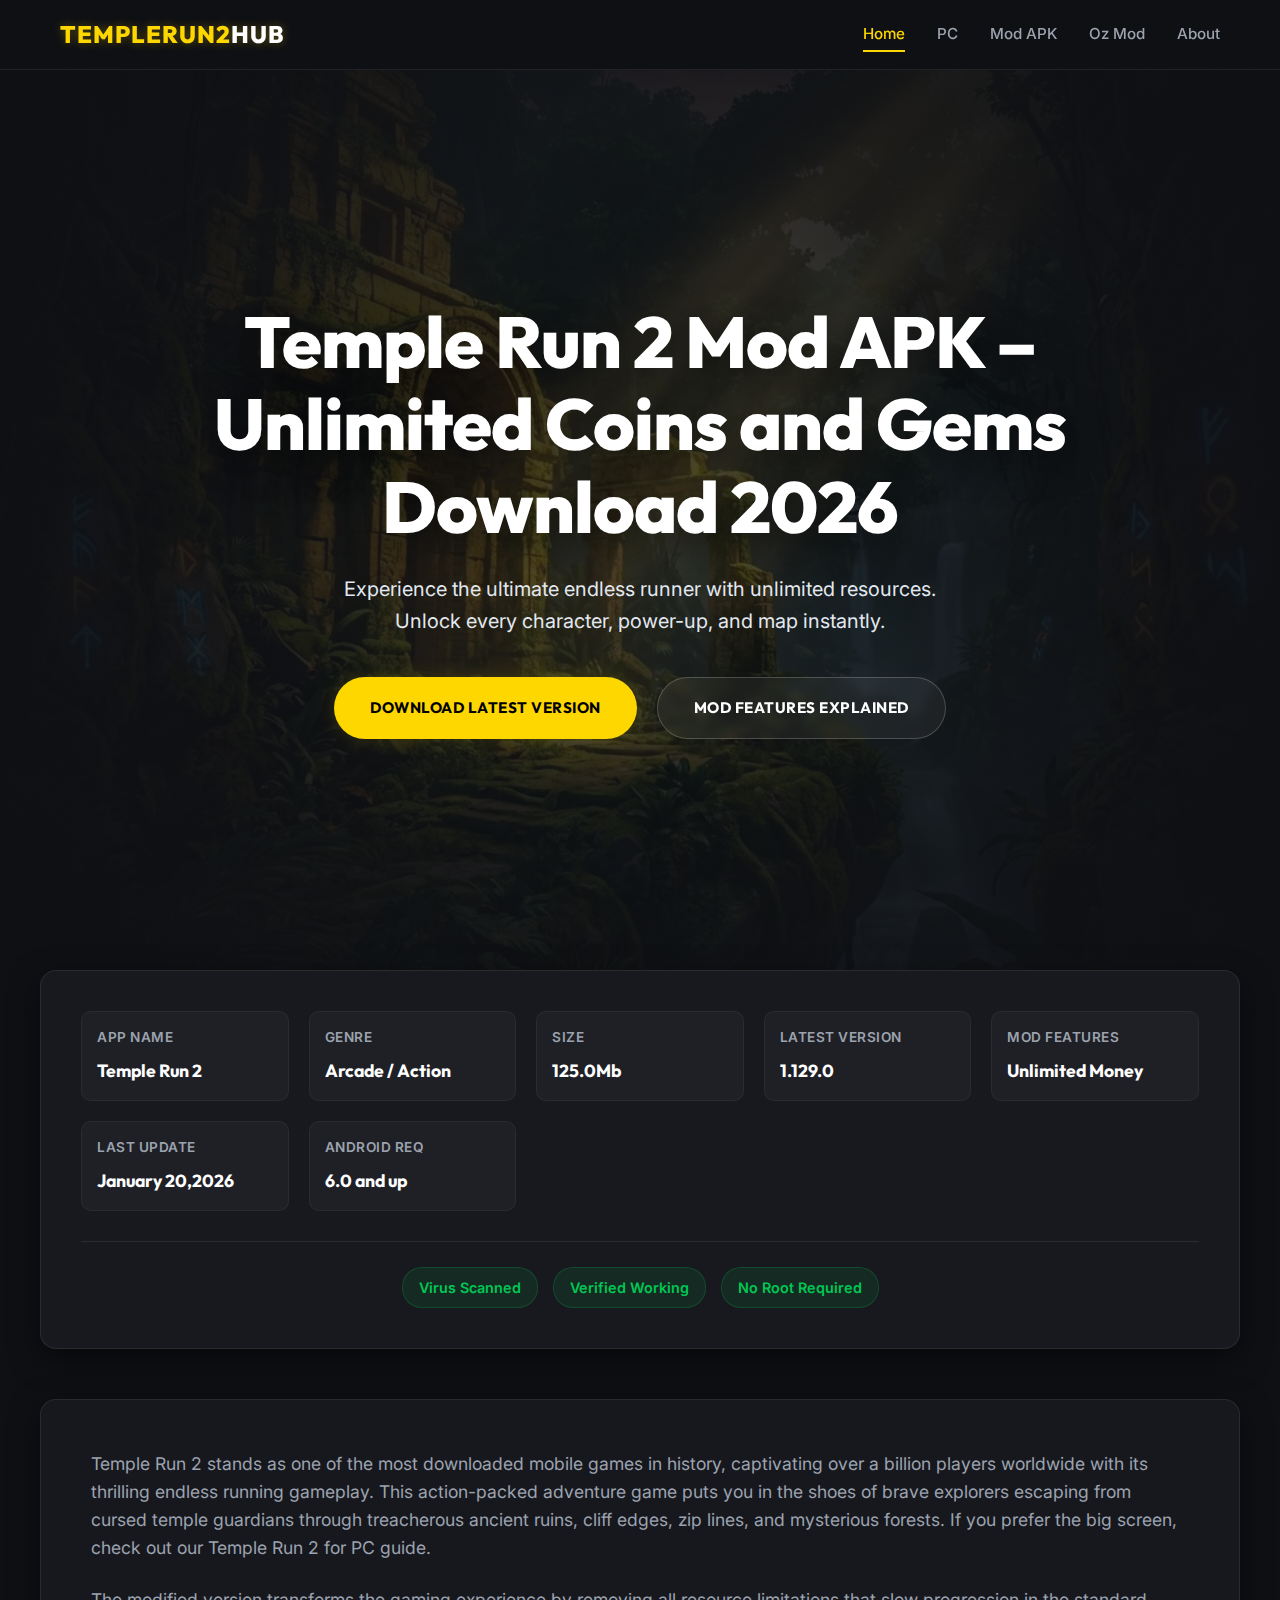
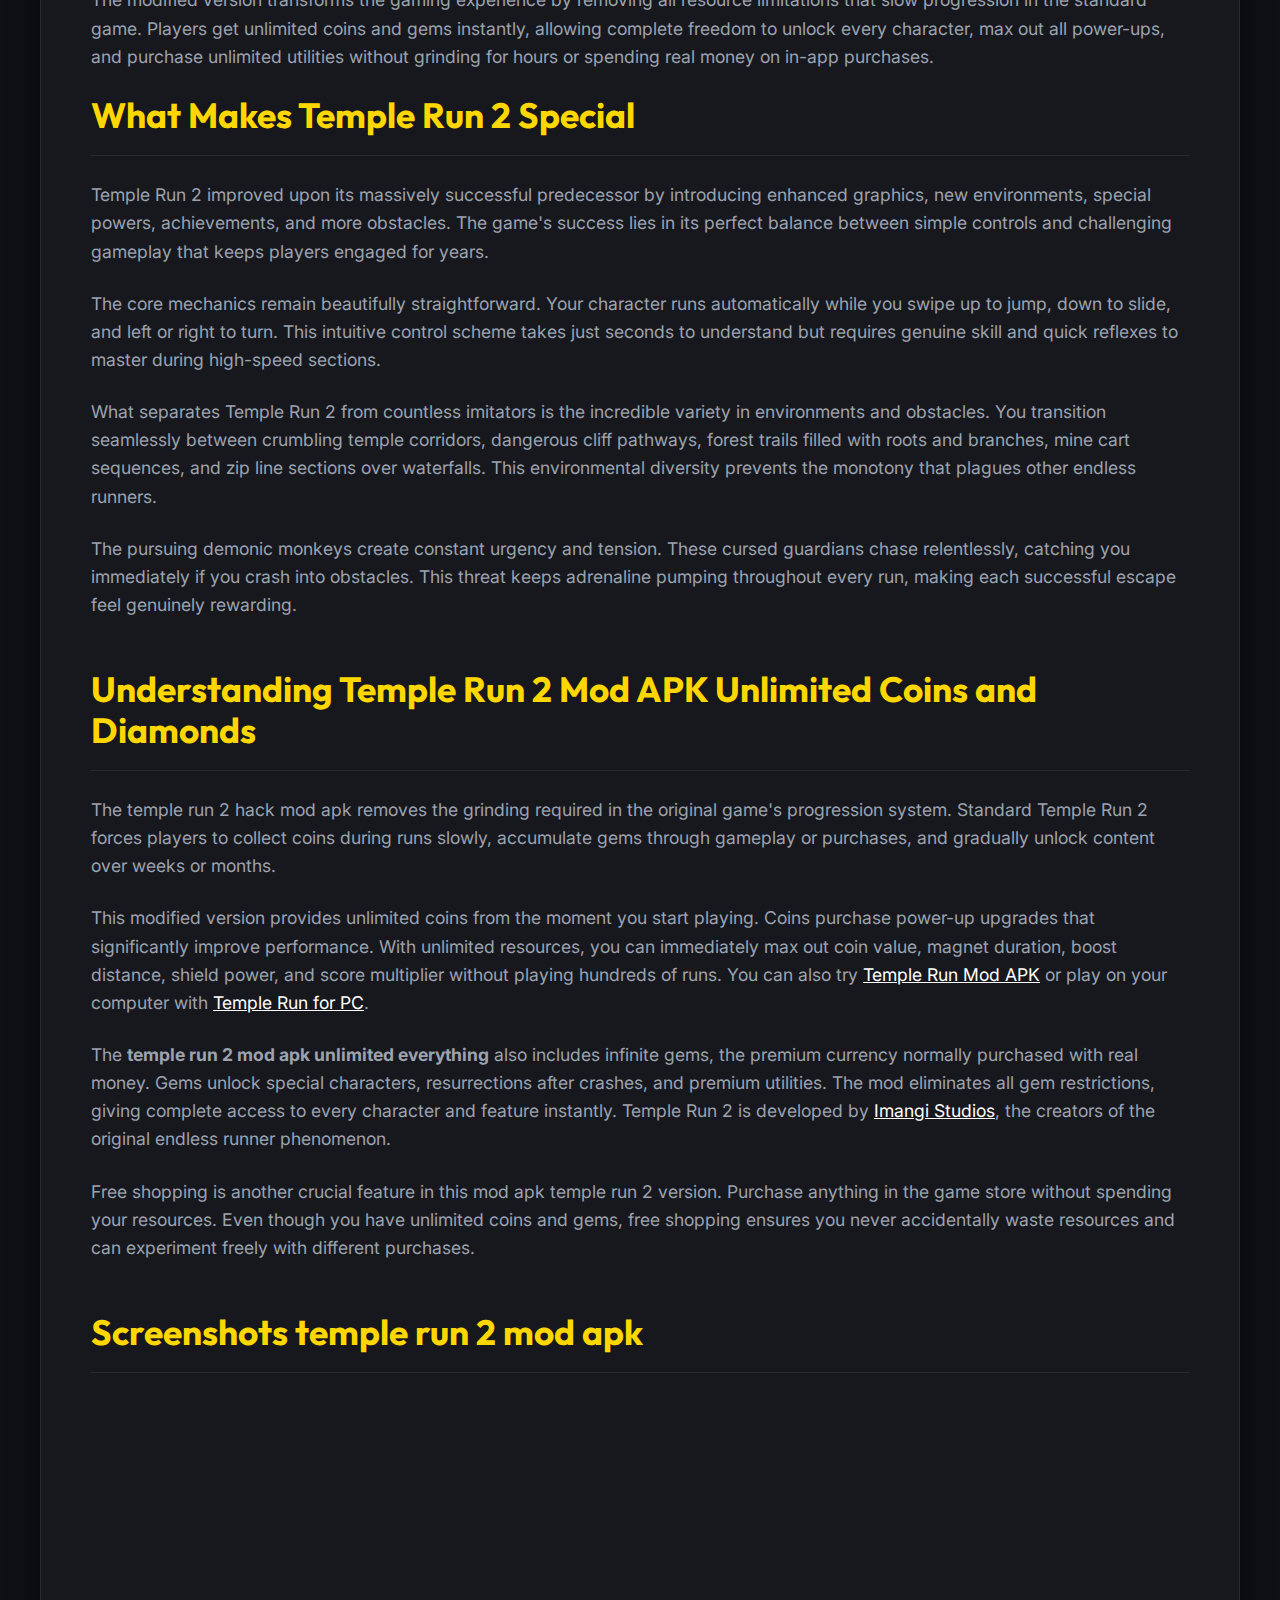
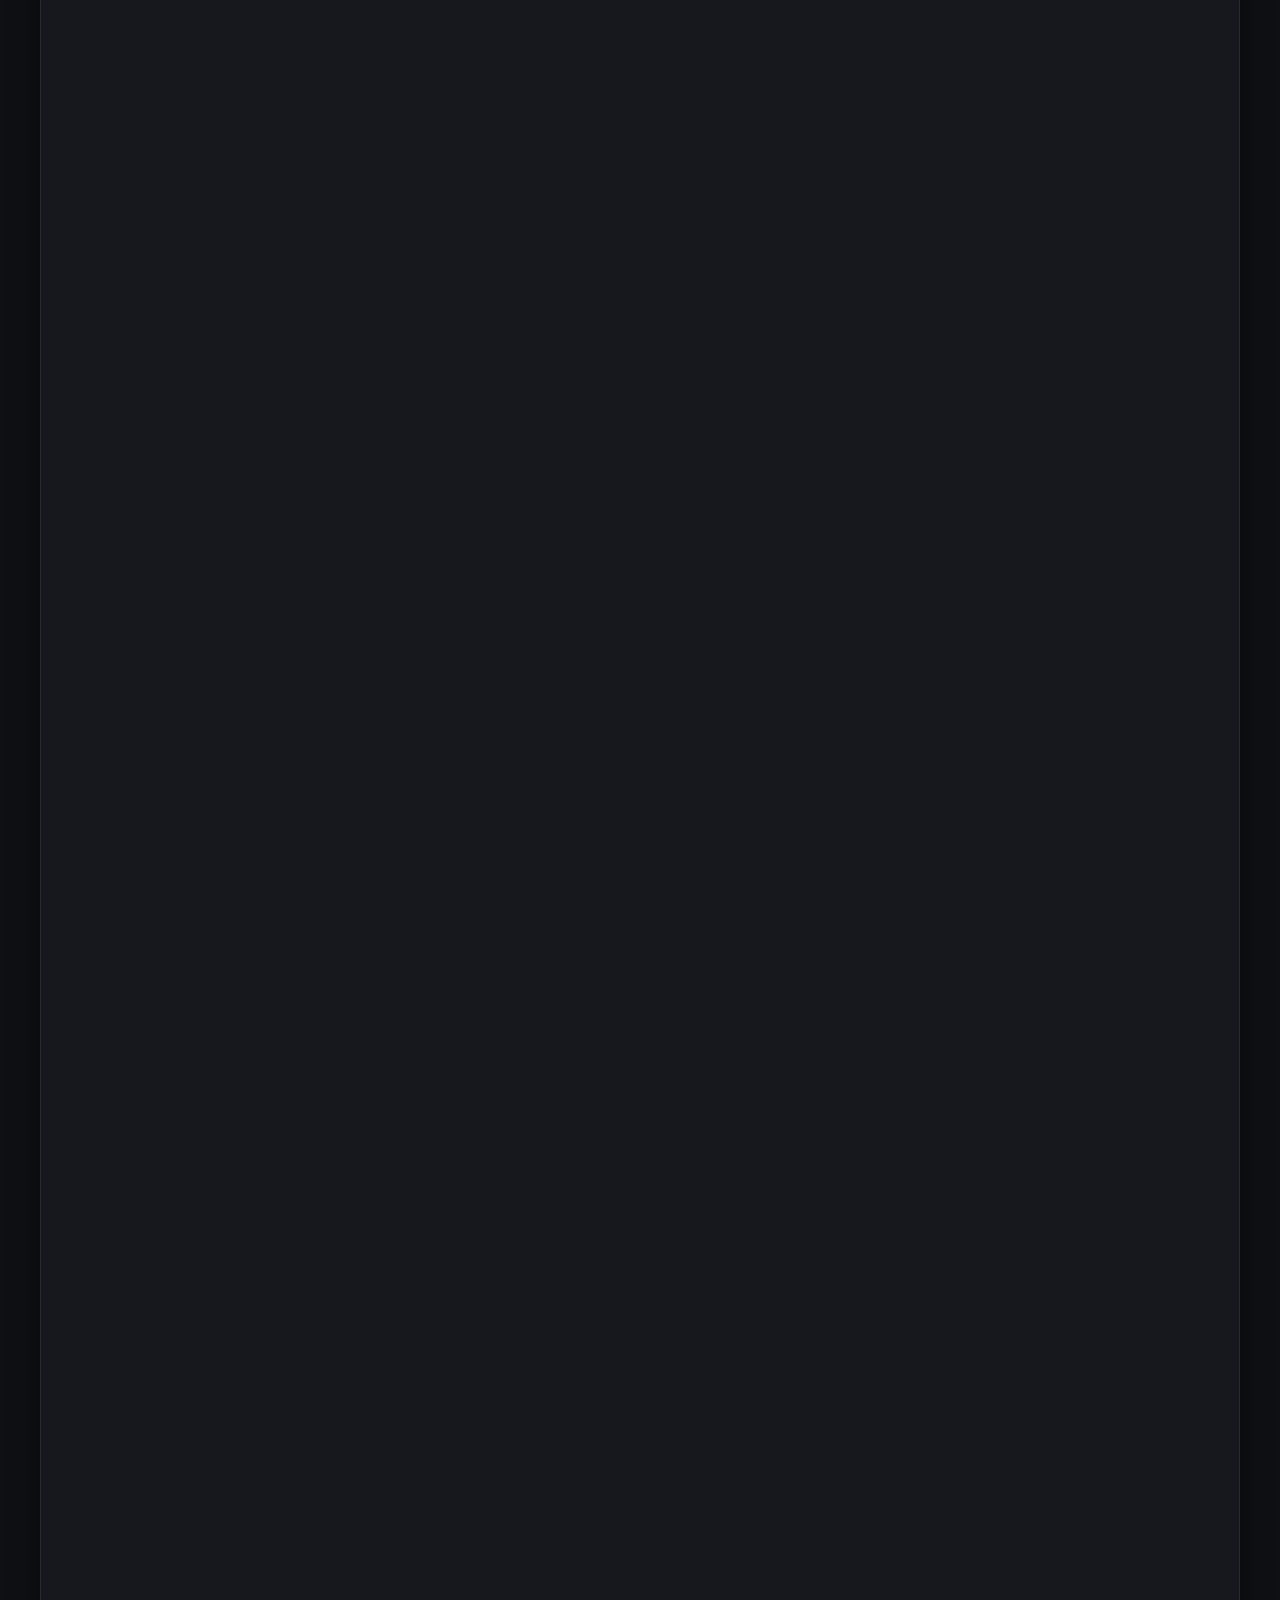
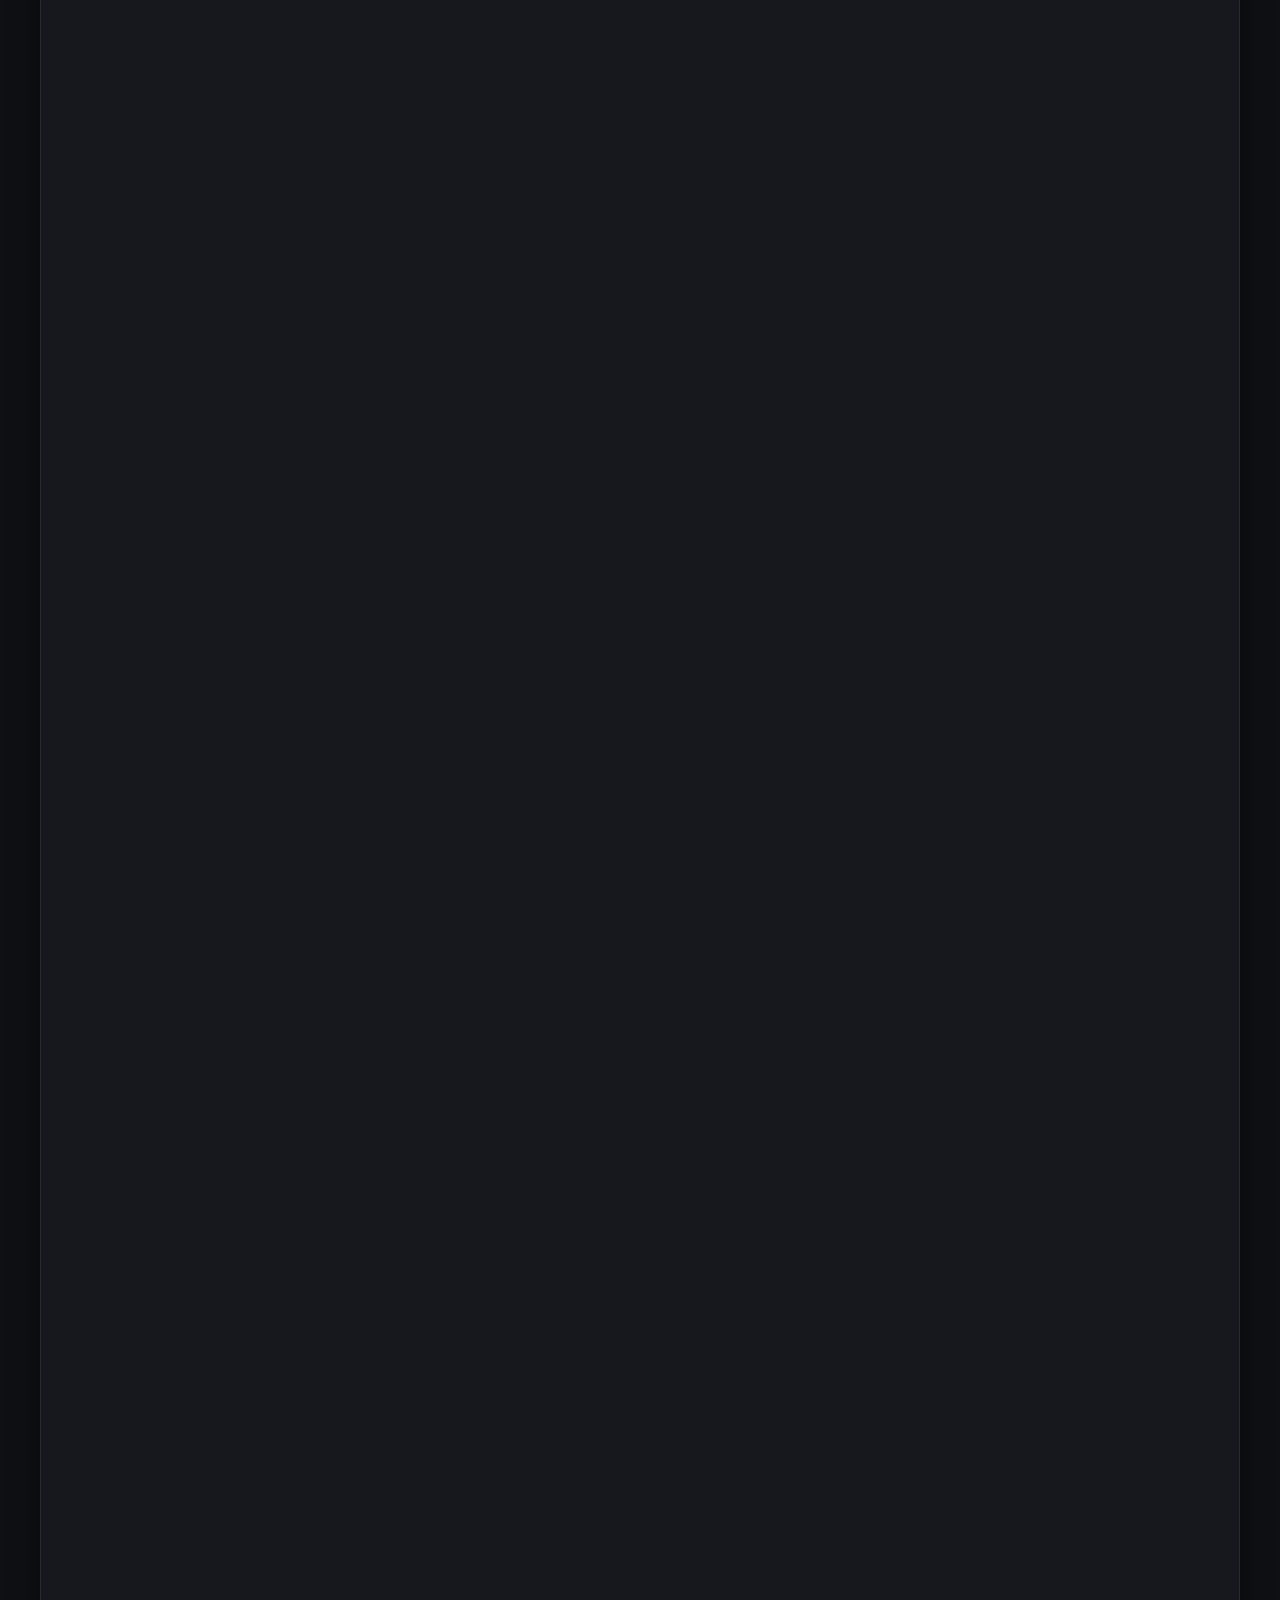
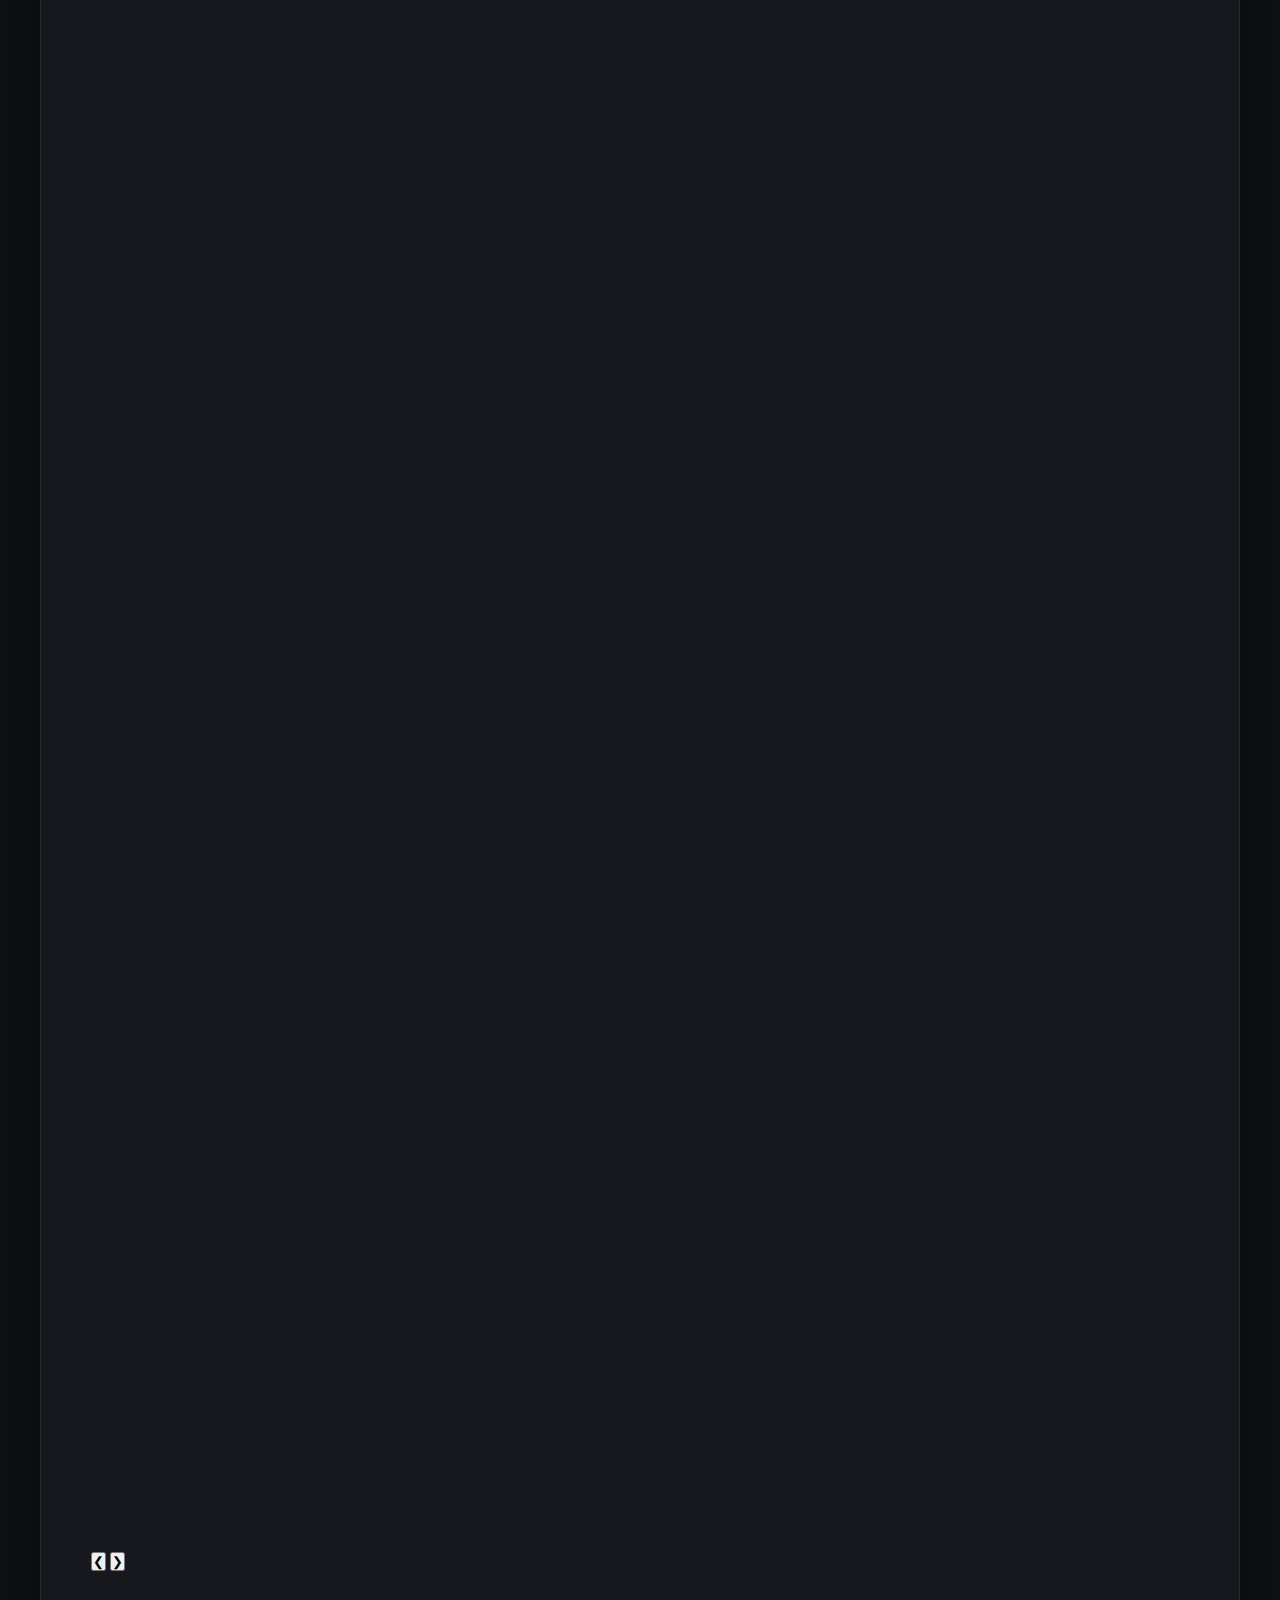
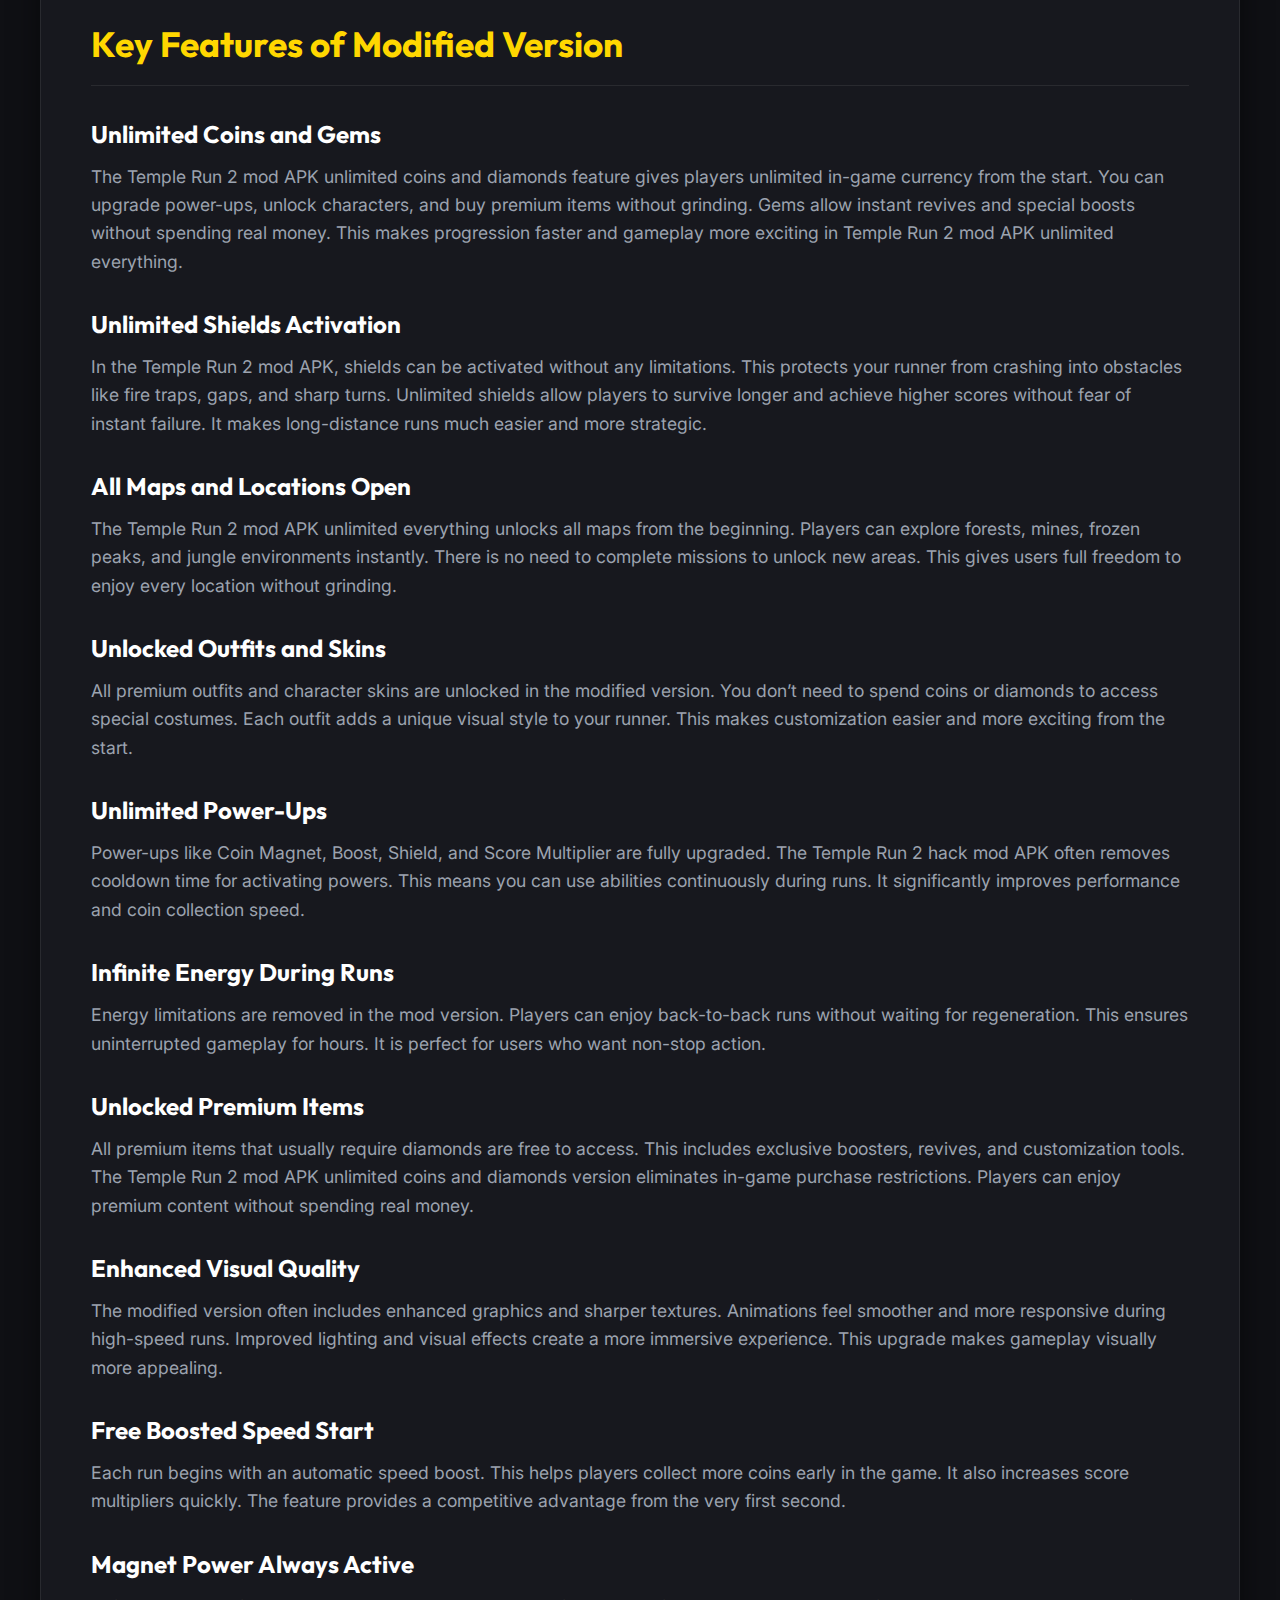
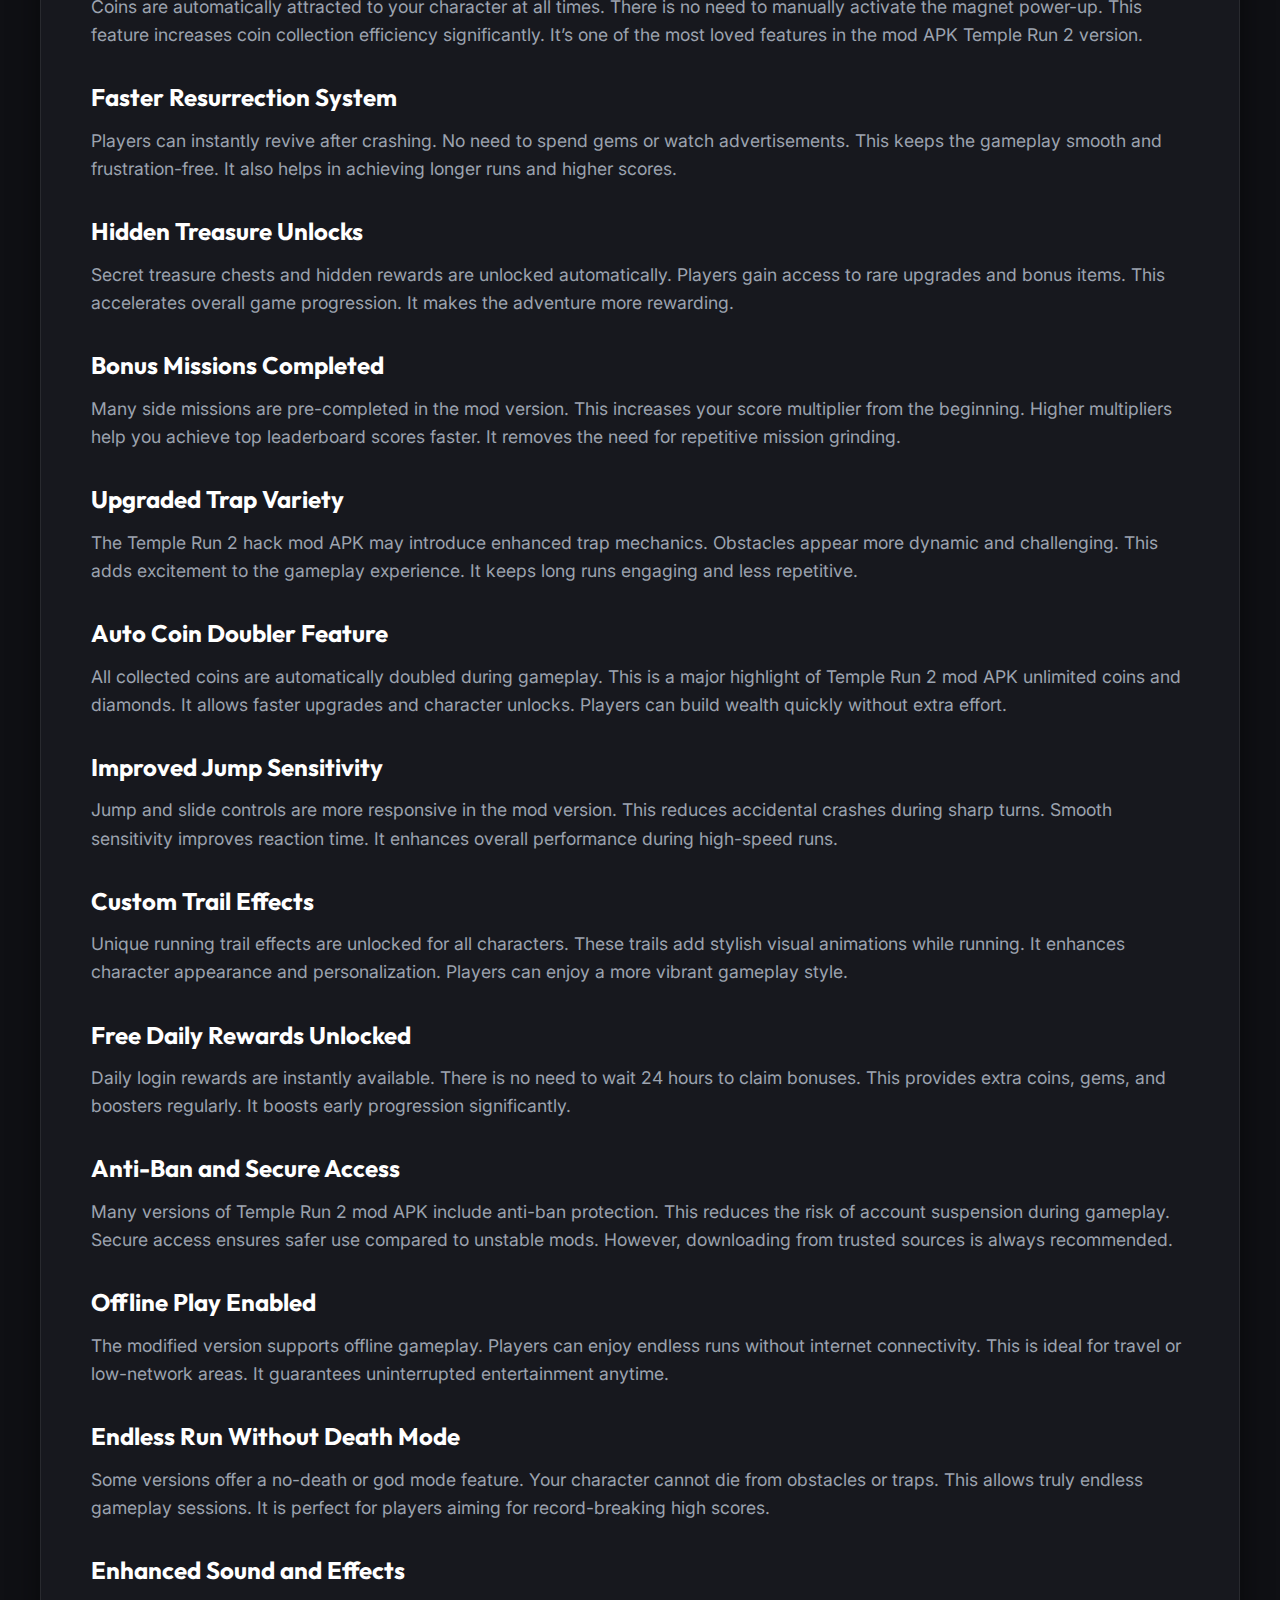
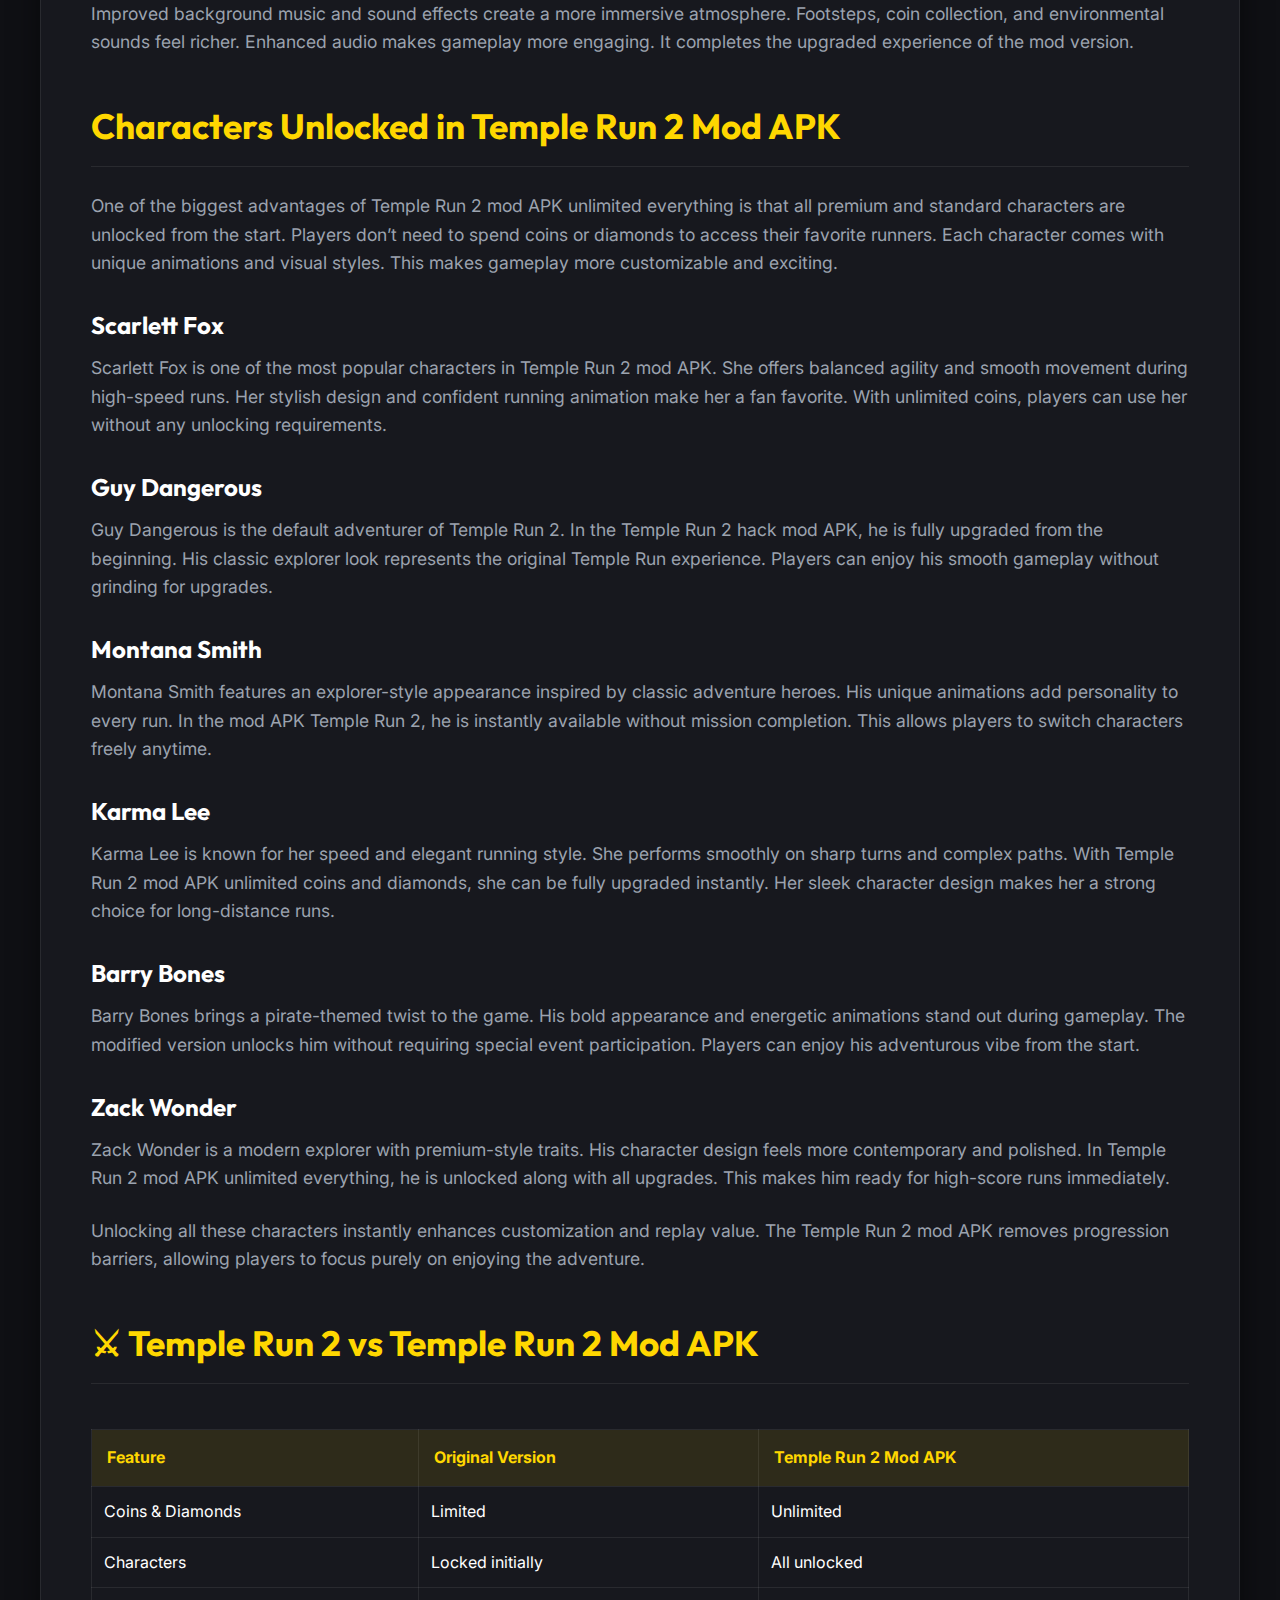
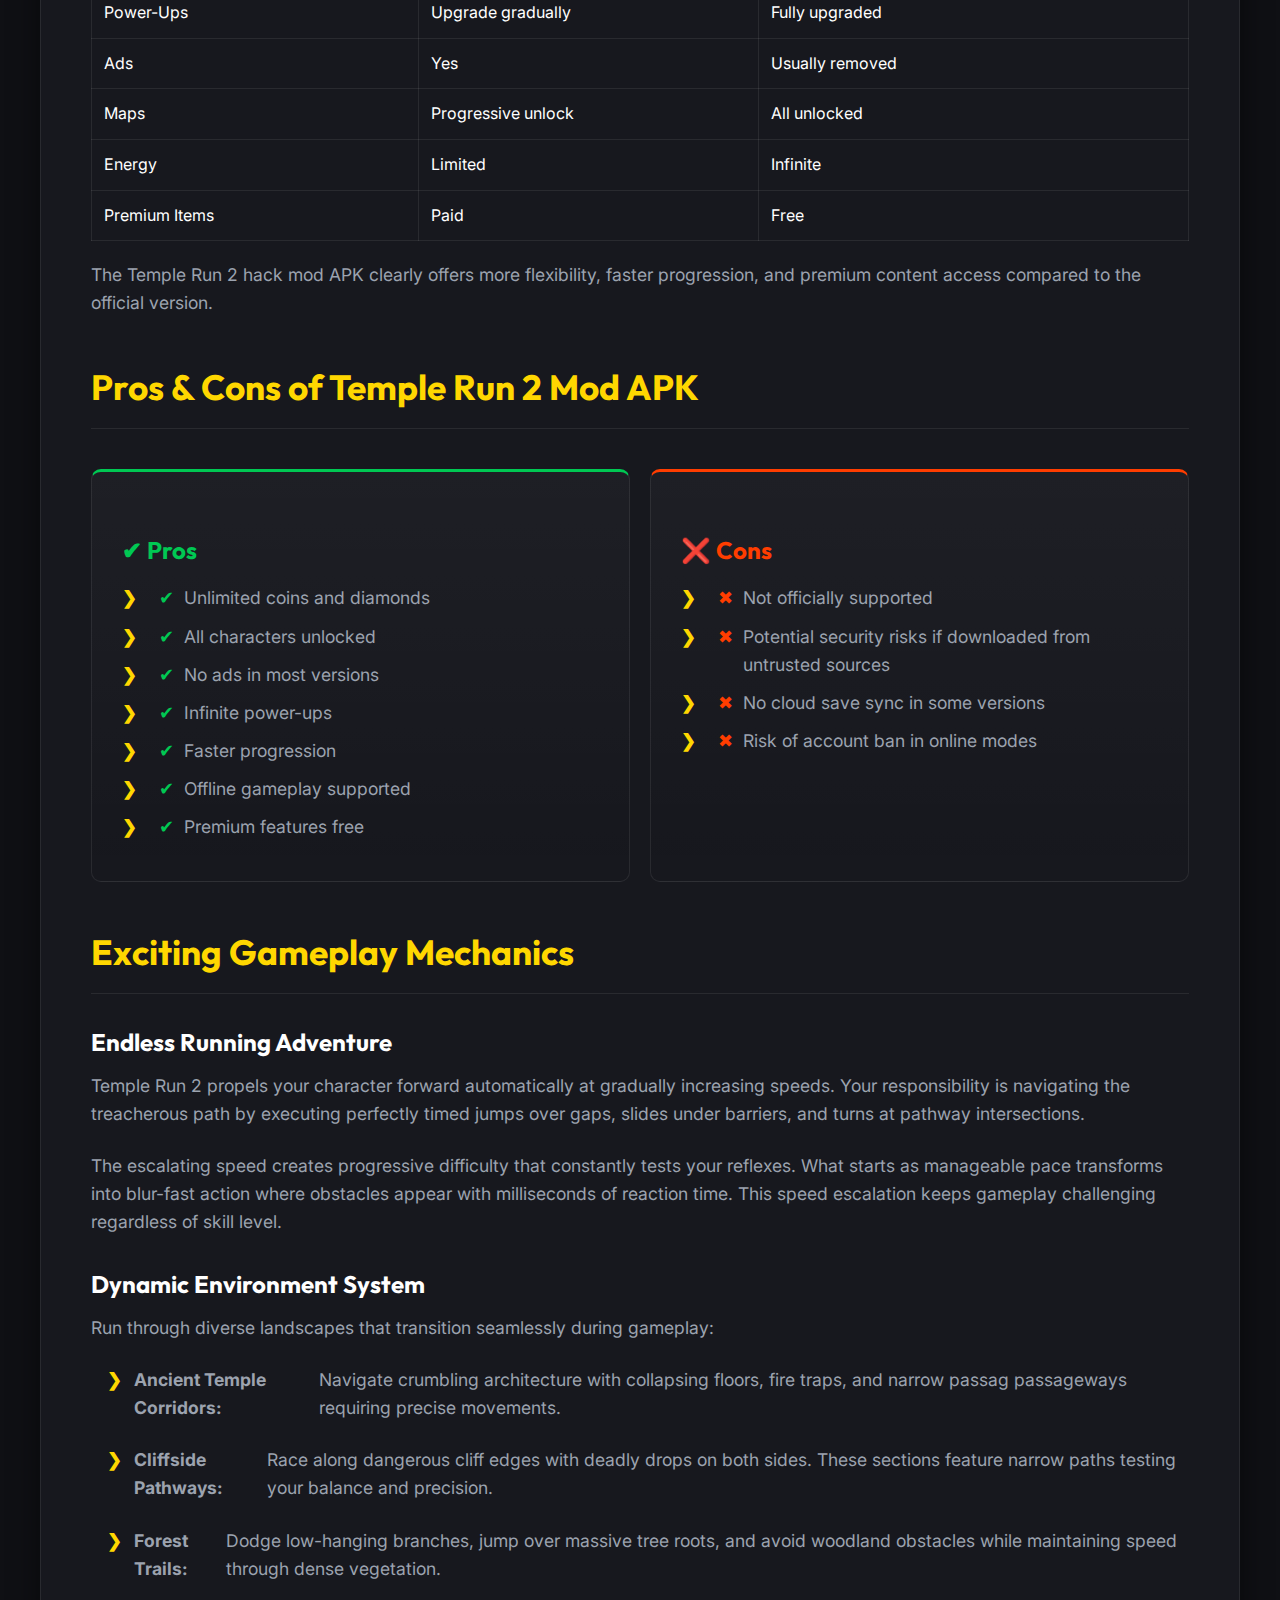
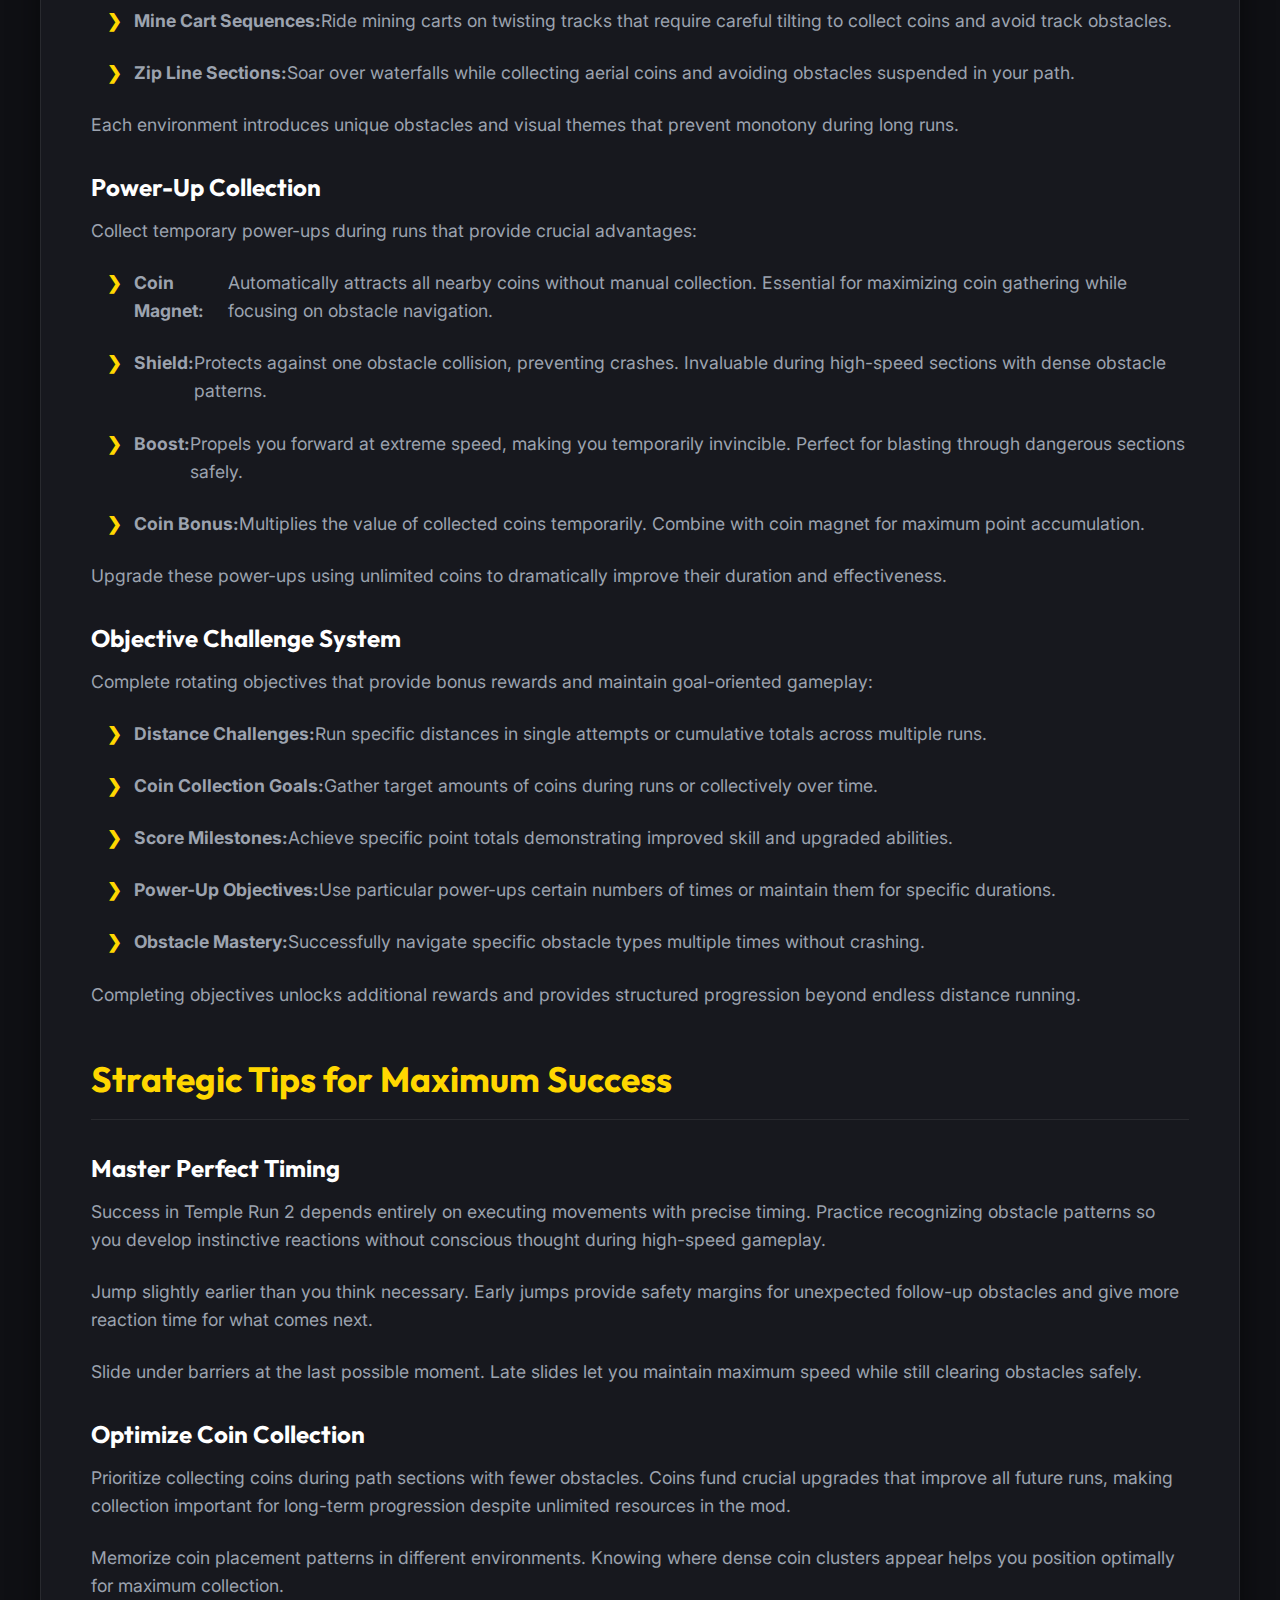
<file: index.html>
<!DOCTYPE html>
<html lang="en">

<head>
    <meta charset="UTF-8">
    <meta name="viewport" content="width=device-width, initial-scale=1.0">
    <title>Temple Run 2 Mod APK – Unlimited Coins and Gems Download 2026</title>
   <meta name="google-site-verification" content="YxXe-VZ9APnlxRB62Bgyx48yqsgnQB3PwdrOsJzCuO8" />
    <meta name="description"
        content="Download Temple Run 2 Mod APK 2026 latest version. Get unlimited coins, gems, and diamonds with all characters unlocked. Experience the ultimate endless runner with no ads.">
    <link rel="icon" type="image/icon" href="favicon.ico">
    <link rel="preconnect" href="https://fonts.googleapis.com">
    <link rel="preconnect" href="https://fonts.gstatic.com" crossorigin>
    <meta name="google-site-verification" content="YxXe-VZ9APnlxRB62Bgyx48yqsgnQB3PwdrOsJzCuO8" />
    <link rel="preload" as="image" href="hero-home.webp">
    <link rel="stylesheet" href="styles.css">
    <link rel="preload"
        href="https://fonts.googleapis.com/css2?family=Inter:wght@400;500;600;700&family=Outfit:wght@500;700;800;900&display=swap"
        as="style" onload="this.onload=null;this.rel='stylesheet'">
    <noscript>
        <link
            href="https://fonts.googleapis.com/css2?family=Inter:wght@400;500;600;700&family=Outfit:wght@500;700;800;900&display=swap"
            rel="stylesheet">
    </noscript>
    <script type="application/ld+json">
{
  "@context": "https://schema.org",
  "@type": "FAQPage",
  "mainEntity": [
    {
      "@type": "Question",
      "name": "Is Temple Run 2 mod APK unlimited everything better than the original version?",
      "acceptedAnswer": {
        "@type": "Answer",
        "text": "Temple Run 2 mod APK unlimited everything removes restrictions like locked characters, limited coins, and upgrade caps. Players can access all maps, power-ups, and premium items instantly without grinding. However, it is an unofficial version and not supported by the original developers."
      }
    },
    {
      "@type": "Question",
      "name": "Can I get unlimited coins and diamonds in Temple Run 2 mod APK?",
      "acceptedAnswer": {
        "@type": "Answer",
        "text": "Yes, most Temple Run 2 mod APK unlimited coins and diamonds versions provide unlimited or very high in-game currency. This allows instant upgrades, free revives, and character unlocks without in-app purchases. Features may vary depending on the mod version."
      }
    },
    {
      "@type": "Question",
      "name": "Does Temple Run 2 hack mod APK require root access?",
      "acceptedAnswer": {
        "@type": "Answer",
        "text": "No, most Temple Run 2 hack mod APK versions do not require root access. Users can install the APK by enabling unknown sources in Android settings. Rooting is generally unnecessary for standard mod installations."
      }
    },
    {
      "@type": "Question",
      "name": "Is Temple Run 2 mod APK safe to install?",
      "acceptedAnswer": {
        "@type": "Answer",
        "text": "Temple Run 2 mod APK can be safe if downloaded from a reputable source. Always scan the file with antivirus software before installation. Avoid suspicious websites to reduce security risks."
      }
    },
    {
      "@type": "Question",
      "name": "Can I play Temple Run 2 mod APK offline?",
      "acceptedAnswer": {
        "@type": "Answer",
        "text": "Yes, Temple Run 2 mod APK works offline after installation. Players do not need an internet connection for normal gameplay. However, online features like leaderboards may not function without connectivity."
      }
    }
  ]
}
</script>
    <script type="application/ld+json">
{
  "@context": "https://schema.org",
  "@type": "SoftwareApplication",
  "name": "Temple Run 2 Mod APK",
  "alternateName": "Temple Run 2 Hack Mod APK",
  "description": "Temple Run 2 Mod APK unlimited coins and diamonds version with unlocked characters, unlimited power-ups, all maps unlocked, offline play support, and enhanced gameplay features.",
  "applicationCategory": "GameApplication",
  "operatingSystem": "Android",
  "softwareVersion": "Latest Version",
  "fileSize": "Varies by version",
  "installUrl": "https://yourwebsite.com/temple-run-2-mod-apk",
  "downloadUrl": "https://yourwebsite.com/temple-run-2-mod-apk-download",
  "offers": {
    "@type": "Offer",
    "price": "0",
    "priceCurrency": "USD",
    "availability": "https://schema.org/InStock"
  },
  "author": {
    "@type": "Organization",
    "name": "Your Website Name"
  },
  "publisher": {
    "@type": "Organization",
    "name": "Your Website Name"
  },
  "aggregateRating": {
    "@type": "AggregateRating",
    "ratingValue": "4.8",
    "ratingCount": "12874"
  }
}
</script>

    <style>
        /* 
   Theme: Temple Run 2 - Neon & Ancient Gold Premium
   Style: Modern, High-End, Responsive, Cinematic
*/

        :root {
            /* Core Brand Colors */
            --gold-primary: #FFD700;
            --gold-glow: #F4C430;
            --jungle-green: #00C853;
            --danger-red: #FF3D00;
            --cyber-cyan: #00E5FF;
            /* For PC Version */

            /* Dark Mode Foundations */
            --bg-dark: #0f1014;
            --bg-card: #18191f;
            --bg-card-hover: #22232a;
            --text-main: #FFFFFF;
            --text-muted: #9CA3AF;
            --border-light: rgba(255, 255, 255, 0.08);

            /* Dimensions & Spacing */
            --container-width: 1200px;
            --header-height: 70px;
            --radius-lg: 16px;
            --radius-md: 10px;
            --radius-sm: 6px;

            /* Effects */
            --shadow-main: 0 10px 30px rgba(0, 0, 0, 0.5);
            --glow-gold: 0 0 20px rgba(255, 215, 0, 0.15);
            --glow-cyan: 0 0 20px rgba(0, 229, 255, 0.15);
            --transition-fast: 0.2s ease;
            --transition-smooth: 0.4s cubic-bezier(0.16, 1, 0.3, 1);
        }

        /* --- Base Reset & Typography --- */
        * {
            margin: 0;
            padding: 0;
            box-sizing: border-box;
        }

        body {
            font-family: 'Inter', sans-serif;
            background-color: var(--bg-dark);
            color: var(--text-main);
            line-height: 1.6;
            overflow-x: hidden;
            -webkit-font-smoothing: antialiased;
        }

        h1,
        h2,
        h3,
        h4,
        h5,
        h6 {
            font-family: 'Outfit', sans-serif;
            color: var(--text-main);
            line-height: 1.15;
        }

        a {
            text-decoration: none;
            color: inherit;
            transition: var(--transition-fast);
        }

        ul {
            list-style: none;
        }

        img {
            max-width: 100%;
            display: block;
        }

        /* --- Layout Utilities --- */
        .container {
            max-width: var(--container-width);
            margin: 0 auto;
            padding: 0 20px;
            width: 100%;
        }

        .section {
            padding: 80px 0;
        }

        /* --- Header & Navigation --- */
        header {
            height: var(--header-height);
            background: rgba(15, 16, 20, 0.85);
            backdrop-filter: blur(12px);
            -webkit-backdrop-filter: blur(12px);
            border-bottom: 1px solid var(--border-light);
            top: 0;
            z-index: 1000;
            display: flex;
            align-items: center;
        }

        nav {
            width: 100%;
            display: flex;
            justify-content: space-between;
            align-items: center;
        }

        .logo {
            font-family: 'Outfit', sans-serif;
            font-size: 1.5rem;
            font-weight: 800;
            text-transform: uppercase;
            letter-spacing: 1px;
            color: var(--gold-primary);
            text-shadow: 0 0 10px rgba(255, 215, 0, 0.3);
        }

        .logo span {
            color: var(--text-main);
        }

        /* Desktop Nav Links */
        .nav-links {
            display: flex;
            gap: 32px;
        }

        .nav-links a {
            font-weight: 500;
            font-size: 0.95rem;
            color: var(--text-muted);
            position: relative;
            padding: 5px 0;
        }

        .nav-links a:hover,
        .nav-links a.active {
            color: var(--gold-primary);
        }

        .nav-links a::after {
            content: '';
            position: absolute;
            bottom: 0;
            left: 0;
            width: 0;
            height: 2px;
            background: var(--gold-primary);
            transition: var(--transition-smooth);
        }

        .nav-links a:hover::after,
        .nav-links a.active::after {
            width: 100%;
        }

        /* --- Mobile Drawer & Toggle --- */
        .mobile-nav-toggle {
            display: none;
            background: none;
            border: none;
            cursor: pointer;
            padding: 10px;
            z-index: 1100;
        }

        .hamburger-line {
            display: block;
            width: 24px;
            height: 2px;
            background-color: var(--text-main);
            margin: 5px 0;
            transition: var(--transition-smooth);
        }

        .mobile-drawer {
            position: fixed;
            top: 0;
            right: -100%;
            width: 280px;
            height: 100vh;
            background: var(--bg-card);
            z-index: 1050;
            transition: var(--transition-smooth);
            padding: 80px 30px;
            box-shadow: -5px 0 30px rgba(0, 0, 0, 0.5);
            border-left: 1px solid var(--border-light);
        }

        .mobile-drawer.active {
            right: 0;
        }

        .drawer-overlay {
            position: fixed;
            top: 0;
            left: 0;
            width: 100%;
            height: 100%;
            background: rgba(0, 0, 0, 0.6);
            backdrop-filter: blur(4px);
            z-index: 1040;
            opacity: 0;
            visibility: hidden;
            transition: var(--transition-fast);
        }

        .drawer-overlay.active {
            opacity: 1;
            visibility: visible;
        }

        /* Mobile Menu Animation */
        .mobile-nav-toggle[aria-expanded="true"] .hamburger-line:nth-child(1) {
            transform: rotate(45deg) translate(5px, 5px);
        }

        .mobile-nav-toggle[aria-expanded="true"] .hamburger-line:nth-child(2) {
            opacity: 0;
        }

        .mobile-nav-toggle[aria-expanded="true"] .hamburger-line:nth-child(3) {
            transform: rotate(-45deg) translate(5px, -5px);
        }

        /* --- Hero Section --- */
        .hero {
            position: relative;
            height: 100vh;
            display: flex;
            align-items: center;
            justify-content: center;
            text-align: center;
            overflow: hidden;
            /* background properties removed */
        }

        .hero-bg {
            position: absolute;
            top: 0;
            left: 0;
            width: 100%;
            height: 100%;
            object-fit: cover;
            z-index: 0;
        }

        .hero-overlay {
            position: absolute;
            inset: 0;
            background: radial-gradient(circle at center, rgba(15, 16, 20, 0.4) 0%, rgba(15, 16, 20, 0.95) 100%);
            z-index: 1;
        }

        .hero-content {

            position: relative;
            z-index: 2;
            max-width: 900px;
            padding: 0 20px;
            margin: 0 auto;
            animation: slideUpFade 0.8s cubic-bezier(0.16, 1, 0.3, 1);
        }

        @keyframes slideUpFade {
            from {
                opacity: 0;
                transform: translateY(30px);
            }

            to {
                opacity: 1;
                transform: translateY(0);
            }
        }

        .hero h1 {
            font-size: 4.5rem;
            font-weight: 800;
            margin-bottom: 24px;
            letter-spacing: -1px;
            text-shadow: 0 10px 40px rgba(0, 0, 0, 0.6);
        }

        .hero-home h1 {
            background: linear-gradient(135deg, #FFF 30%, var(--gold-primary));
            -webkit-background-clip: text;
            -webkit-text-fill-color: transparent;
        }

        .hero-pc h1 {
            background: linear-gradient(135deg, #FFF 30%, var(--cyber-cyan));
            -webkit-background-clip: text;
            -webkit-text-fill-color: transparent;
        }

        .hero p {
            font-size: 1.25rem;
            color: #E2E8F0;
            margin-bottom: 40px;
            max-width: 650px;
            margin-left: auto;
            margin-right: auto;
        }

        /* CTA Buttons */
        .cta-group {
            display: flex;
            gap: 20px;
            justify-content: center;
            flex-wrap: wrap;
        }

        .btn {
            display: inline-flex;
            align-items: center;
            justify-content: center;
            padding: 18px 36px;
            border-radius: 50px;
            font-weight: 700;
            font-family: 'Outfit', sans-serif;
            text-transform: uppercase;
            letter-spacing: 0.5px;
            transition: all 0.3s cubic-bezier(0.16, 1, 0.3, 1);
            cursor: pointer;
            font-size: 0.95rem;
        }

        .btn-primary {
            background: var(--gold-primary);
            color: #000;
            box-shadow: var(--glow-gold);
        }

        .btn-primary:hover {
            transform: translateY(-3px);
            box-shadow: 0 10px 30px rgba(255, 215, 0, 0.4);
            background: #FFEA00;
        }

        .hero-pc .btn-primary {
            background: var(--cyber-cyan);
            box-shadow: var(--glow-cyan);
        }

        .hero-pc .btn-primary:hover {
            box-shadow: 0 10px 30px rgba(0, 229, 255, 0.4);
            background: #40FFFF;
        }

        .btn-secondary {
            background: rgba(255, 255, 255, 0.05);
            backdrop-filter: blur(5px);
            border: 1px solid rgba(255, 255, 255, 0.2);
            color: #FFF;
        }

        .btn-secondary:hover {
            background: rgba(255, 255, 255, 0.1);
            border-color: #FFF;
            transform: translateY(-3px);
        }

        /* --- Main Layout Grid --- */
        /* --- Removed Content Grid (Single Column Layout) --- */

        /* Modern App Info Panel */
        .app-info-panel {
            background: var(--bg-card);
            border: 1px solid var(--border-light);
            border-radius: var(--radius-lg);
            padding: 40px;
            margin-top: -80px;
            /* Overlap hero */
            position: relative;
            z-index: 10;
            box-shadow: var(--shadow-main);
            margin-bottom: 50px;
        }

        .app-info-grid {
            display: grid;
            grid-template-columns: repeat(auto-fit, minmax(180px, 1fr));
            gap: 20px;
            margin-bottom: 30px;
        }

        .info-item {
            display: flex;
            flex-direction: column;
            gap: 8px;
            padding: 15px;
            background: rgba(255, 255, 255, 0.03);
            border-radius: var(--radius-md);
            border: 1px solid rgba(255, 255, 255, 0.05);
            transition: var(--transition-fast);
        }

        .info-item:hover {
            background: rgba(255, 255, 255, 0.06);
            border-color: var(--gold-primary);
        }

        .info-label {
            font-size: 0.85rem;
            color: var(--text-muted);
            text-transform: uppercase;
            letter-spacing: 0.5px;
            font-weight: 600;
        }

        .info-value {
            font-size: 1.1rem;
            color: #FFF;
            font-weight: 700;
            font-family: 'Outfit', sans-serif;
        }

        .trust-badges {
            display: flex;
            gap: 15px;
            flex-wrap: wrap;
            justify-content: center;
            border-top: 1px solid var(--border-light);
            padding-top: 25px;
        }

        .badge {
            background: rgba(0, 200, 83, 0.1);
            color: #00C853;
            padding: 8px 16px;
            border-radius: 20px;
            font-size: 0.9rem;
            font-weight: 600;
            border: 1px solid rgba(0, 200, 83, 0.2);
            display: inline-flex;
            align-items: center;
            gap: 8px;
        }

        /* Article Styling */
        .main-article {
            background: rgba(24, 25, 31, 0.95);
            border: 1px solid var(--border-light);
            border-radius: var(--radius-lg);
            padding: 50px;
            box-shadow: var(--shadow-main);
        }

        .main-article h2 {
            font-size: 2.2rem;
            margin: 50px 0 25px;
            padding-bottom: 20px;
            border-bottom: 1px solid var(--border-light);
            color: var(--gold-primary);
        }

        .main-article h2:first-of-type {
            margin-top: 0;
        }

        .main-article h3 {
            font-size: 1.5rem;
            margin: 35px 0 15px;
            color: #FFF;
        }

        .main-article p,
        .main-article li {
            font-size: 1.1rem;
            color: var(--text-muted);
            margin-bottom: 1.5rem;
        }

        .main-article ul {
            padding-left: 1rem;
        }

        .main-article li {
            display: flex;
            align-items: flex-start;
        }

        .main-article li::before {
            content: '❯';
            color: var(--gold-primary);
            margin-right: 12px;
            font-weight: bold;
        }

        /* Sidebar Styling */
        .sidebar {
            position: sticky;
            top: 100px;
        }

        .info-card {
            background: var(--bg-card);
            border: 1px solid var(--border-light);
            border-radius: var(--radius-md);
            padding: 30px;
            margin-bottom: 30px;
            box-shadow: 0 4px 20px rgba(0, 0, 0, 0.2);
        }

        .info-card h3 {
            font-size: 1.25rem;
            margin-bottom: 25px;
            padding-bottom: 15px;
            border-bottom: 1px solid var(--border-light);
        }

        .app-info-list li {
            display: flex;
            justify-content: space-between;
            padding: 12px 0;
            border-bottom: 1px solid rgba(255, 255, 255, 0.03);
            font-size: 0.95rem;
        }

        .app-info-list li:last-child {
            border-bottom: none;
        }

        .app-info-list span:first-child {
            color: var(--text-muted);
        }

        .app-info-list span:last-child {
            color: #FFF;
            font-weight: 600;
            text-align: right;
        }

        /* Features Grid */
        .features-grid {
            display: grid;
            grid-template-columns: repeat(auto-fit, minmax(280px, 1fr));
            gap: 25px;
            margin: 40px 0;
        }

        .feature-item {
            background: linear-gradient(180deg, rgba(255, 255, 255, 0.03), transparent);
            border: 1px solid var(--border-light);
            padding: 30px;
            border-radius: var(--radius-md);
            transition: var(--transition-fast);
        }

        .feature-item:hover {
            transform: translateY(-5px);
            border-color: var(--gold-primary);
            background: rgba(255, 215, 0, 0.05);
        }

        .feature-icon {
            font-size: 2.5rem;
            margin-bottom: 20px;
        }

        /* FAQ */
        .faq-item {
            background: var(--bg-card);
            border: 1px solid var(--border-light);
            padding: 25px;
            margin-bottom: 15px;
            border-radius: var(--radius-sm);
            transition: background 0.2s;
        }

        .faq-item:hover {
            background: var(--bg-card-hover);
        }

        .faq-item h3 {
            font-size: 1.15rem;
            margin-bottom: 0;
            color: #FFF;
        }

        .faq-item p {
            margin: 15px 0 0;
            font-size: 1rem;
        }

        /* Footer */
        footer {
            background: #050505;
            border-top: 1px solid var(--border-light);
            padding: 80px 0 30px;
            margin-top: 100px;
        }

        .footer-content {
            display: grid;
            grid-template-columns: 2fr 1fr 1fr;
            gap: 60px;
            margin-bottom: 50px;
        }

        .footer-col h4 {
            color: #FFF;
            margin-bottom: 25px;
            font-size: 1.2rem;
        }

        .footer-links a {
            display: block;
            margin-bottom: 12px;
            color: var(--text-muted);
        }

        .footer-links a:hover {
            color: var(--gold-primary);
            padding-left: 5px;
        }

        .copyright {
            text-align: center;
            padding-top: 30px;
            border-top: 1px solid var(--border-light);
            font-size: 0.9rem;
            color: #555;
        }

        /* --- Media Queries (Responsiveness) --- */
        @media (max-width: 1024px) {
            .app-info-panel {
                margin-top: -40px;
                padding: 25px;
            }

            .sidebar {
                margin-top: 40px;
            }

            .hero h1 {
                font-size: 3.5rem;
            }
        }

        @media (max-width: 768px) {

            /* Header & Mobile Nav */
            .mobile-nav-toggle {
                display: block;
            }

            .nav-links {
                display: none;
            }

            /* Hide default desktop links */

            /* Reveal links inside drawer instead */
            .mobile-drawer .nav-links {
                display: flex;
                flex-direction: column;
                gap: 20px;
            }

            .mobile-drawer .nav-links a {
                font-size: 1.25rem;
                border-bottom: 1px solid rgba(255, 255, 255, 0.05);
                width: 100%;
                display: block;
                padding: 15px 0;
            }

            .mobile-drawer .nav-links a::after {
                display: none;
            }

            /* Hero */
            .hero {
                min-height: 70vh;
                padding-top: var(--header-height);
            }

            .hero h1 {
                font-size: 2.8rem;
            }

            .hero p {
                font-size: 1.1rem;
            }

            .section {
                padding: 50px 0;
            }

            .main-article {
                padding: 25px;
            }

            .main-article h2 {
                font-size: 1.8rem;
            }

            .footer-content {
                grid-template-columns: 1fr;
                gap: 40px;
            }
        }

        @media (max-width: 480px) {
            .container {
                padding: 0 16px;
            }

            .hero h1 {
                font-size: 2.2rem;
            }

            .btn {
                width: 100%;
                padding: 15px;
            }

            .cta-group {
                flex-direction: column;
                gap: 15px;
            }

            .btn-secondary {
                margin-left: 0;
            }
        }
    </style>
    <link rel="canonical" href="https://templerun2modapk.xyz/" />

    <!-- Open Graph / Facebook -->
    <meta property="og:type" content="website">
    <meta property="og:url" content="https://templerun2modapk.xyz/">
    <meta property="og:title" content="Temple Run 2 Mod APK – Unlimited Coins and Gems Download 2026">
    <meta property="og:description"
        content="Download Temple Run 2 Mod APK 2026 latest version. Get unlimited coins, gems, and diamonds with all characters unlocked. Experience the ultimate endless runner with no ads.">
    <meta property="og:image" content="https://templerun2modapk.xyz/hero-home.png">

    <!-- Twitter -->
    <meta property="twitter:card" content="summary_large_image">
    <meta property="twitter:url" content="https://templerun2modapk.xyz/">
    <meta property="twitter:title" content="Temple Run 2 Mod APK – Unlimited Coins and Gems Download 2026">
    <meta property="twitter:description"
        content="Download Temple Run 2 Mod APK 2026 latest version. Get unlimited coins, gems, and diamonds with all characters unlocked. Experience the ultimate endless runner with no ads.">
    <meta property="twitter:image" content="https://templerun2modapk.xyz/hero-home.png">

    <!-- Schema.org Markup -->
    <script type="application/ld+json">
    {
      "@context": "https://schema.org",
      "@type": "SoftwareApplication",
      "name": "Temple Run 2 MOD APK",
      "applicationCategory": "GameApplication",
      "operatingSystem": "ANDROID",
      "offers": {
        "@type": "Offer",
        "price": "0",
        "priceCurrency": "USD"
      }
    }
    </script>
</head>

<body>
    <header>
        <div class="container">
            <nav>
                <a href="index.html" class="logo">TempleRun2<span style="color:var(--text-main)">Hub</span></a>
                <!-- Desktop Nav -->
                <div class="nav-links">
                    <a href="index.html" class="active">Home</a>
                    <a href="temple-run-for-pc.html">PC</a>
                    <a href="temple-run-mod-apk.html">Mod APK</a>
                    <a href="temple-run-oz-mod-apk.html">Oz Mod</a>
                    <a href="aboutus.html">About</a>
                </div>
                <!-- Mobile Toggle -->
                <button class="mobile-nav-toggle" aria-label="Toggle navigation" aria-expanded="false">
                    <span class="hamburger-line"></span>
                    <span class="hamburger-line"></span>
                    <span class="hamburger-line"></span>
                </button>
            </nav>
        </div>
    </header>

    <section class="hero">
        <img src="hero-home.webp" alt="Temple Run 2 Hero Background" class="hero-bg" fetchpriority="high" width="1920"
            height="1080">
        <div class="hero-overlay"></div>
        <div class="container">
            <div class="hero-content">
                <h1>Temple Run 2 Mod APK – Unlimited Coins and Gems Download 2026</h1>
                <p>Experience the ultimate endless runner with unlimited resources. Unlock every character, power-up,
                    and map instantly.</p>
                <div class="cta-group">
                    <a href="#download-section" class="btn btn-primary">Download Latest Version</a>
                    <a href="#features" class="btn btn-secondary">MOD Features Explained</a>
                </div>
            </div>
        </div>
    </section>

    <main class="container section">

        <!-- Modern App Info Section -->
        <div class="app-info-panel">
            <div class="app-info-grid">
                <div class="info-item">
                    <span class="info-label">App Name</span>
                    <span class="info-value">Temple Run 2</span>
                </div>
                <div class="info-item">
                    <span class="info-label">Genre</span>
                    <span class="info-value">Arcade / Action</span>
                </div>
                <div class="info-item">
                    <span class="info-label">Size</span>
                    <span class="info-value">125.0Mb</span>
                </div>
                <div class="info-item">
                    <span class="info-label">Latest Version</span>
                    <span class="info-value">1.129.0</span>
                </div>
                <div class="info-item">
                    <span class="info-label">MOD Features</span>
                    <span class="info-value">Unlimited Money</span>
                </div>
                <div class="info-item">
                    <span class="info-label">Last Update</span>
                    <span class="info-value"> January 20,2026</span>
                </div>
                <div class="info-item">
                    <span class="info-label">Android Req</span>
                    <span class="info-value">6.0 and up</span>
                </div>
            </div>

            <div class="trust-badges">
                <span class="badge">Virus Scanned</span>
                <span class="badge">Verified Working</span>
                <span class="badge">No Root Required</span>
            </div>
        </div>

        <article class="main-article">
          

            <p>Temple Run 2 stands as one of the most downloaded mobile games in history, captivating over a billion
                players worldwide with its thrilling endless running gameplay. This action-packed adventure game
                puts you in the shoes of brave explorers escaping from cursed temple guardians through treacherous
                ancient ruins, cliff edges, zip lines, and mysterious forests. If you prefer the big screen, check
                out
                our <a href="temple-run-for-pc.html">Temple Run 2 for PC</a> guide.</p>

            <p>The modified version transforms the gaming experience by removing all resource limitations that slow
                progression in the standard game. Players get unlimited coins and gems instantly, allowing complete
                freedom to unlock every character, max out all power-ups, and purchase unlimited utilities without
                grinding for hours or spending real money on in-app purchases.</p>

            <h2 id="what-makes-special">What Makes Temple Run 2 Special</h2>

            <p>Temple Run 2 improved upon its massively successful predecessor by introducing enhanced graphics, new
                environments, special powers, achievements, and more obstacles. The game's success lies in its
                perfect balance between simple controls and challenging gameplay that keeps players engaged for
                years.</p>

            <p>The core mechanics remain beautifully straightforward. Your character runs automatically while you
                swipe up to jump, down to slide, and left or right to turn. This intuitive control scheme takes just
                seconds to understand but requires genuine skill and quick reflexes to master during high-speed
                sections.</p>

            <p>What separates Temple Run 2 from countless imitators is the incredible variety in environments and
                obstacles. You transition seamlessly between crumbling temple corridors, dangerous cliff pathways,
                forest trails filled with roots and branches, mine cart sequences, and zip line sections over
                waterfalls. This environmental diversity prevents the monotony that plagues other endless runners.
            </p>

            <p>The pursuing demonic monkeys create constant urgency and tension. These cursed guardians chase
                relentlessly, catching you immediately if you crash into obstacles. This threat keeps adrenaline
                pumping throughout every run, making each successful escape feel genuinely rewarding.</p>

            <h2 id="everything">Understanding Temple Run 2 Mod APK Unlimited Coins and Diamonds</h2>

            <p>The temple run 2 hack mod apk removes the grinding required in the original game's progression
                system. Standard Temple Run 2 forces players to collect coins during runs slowly, accumulate gems
                through gameplay or purchases, and gradually unlock content over weeks or months.</p>

            <p>This modified version provides unlimited coins from the moment you start playing. Coins purchase
                power-up upgrades that significantly improve performance. With unlimited resources, you can
                immediately max out coin value, magnet duration, boost distance, shield power, and score multiplier
                without playing hundreds of runs. You can also try <a href="temple-run-mod-apk.html"
                    style="color: #fff; text-decoration: underline;">Temple Run Mod APK</a> or play on your computer
                with <a href="temple-run-for-pc.html" style="color: #fff; text-decoration: underline;">Temple Run for
                    PC</a>.</p>

            <p>The <strong>temple run 2 mod apk unlimited everything</strong> also includes infinite gems, the
                premium currency normally purchased with real money. Gems unlock special characters, resurrections
                after crashes, and premium utilities. The mod eliminates all gem restrictions, giving complete
                access to every character and feature instantly. Temple Run 2 is developed by <a
                    href="https://imangistudios.com/" target="_blank" rel="nofollow noopener"
                    style="color: #fff; text-decoration: underline;">Imangi Studios</a>, the creators of the original
                endless runner phenomenon.</p>

            <p>Free shopping is another crucial feature in this mod apk temple run 2 version. Purchase anything in
                the game store without spending your resources. Even though you have unlimited coins and gems, free
                shopping ensures you never accidentally waste resources and can experiment freely with different
                purchases.</p>

            <h2>Screenshots temple run 2 mod apk</h2>
            <div class="swiper" data-swiper="2">
                <div class="swiper-wrapper">
                    <div class="swiper-slide"><img src="temple-run-2/temple-run-2-gameplay-screenshot-1.webp"
                            alt="temple run 2 gameplay screenshot 1" loading="lazy" decoding="async"></div>
                    <div class="swiper-slide"><img src="temple-run-2/temple-run-2-gameplay-screenshot-2.webp"
                            alt="temple run 2 gameplay screenshot 2" loading="lazy" decoding="async"></div>
                    <div class="swiper-slide"><img src="temple-run-2/temple-run-2-gameplay-screenshot-3.webp"
                            alt="temple run 2 gameplay screenshot 3" loading="lazy" decoding="async"></div>
                </div>
                <button class="swiper-button prev">&#10094;</button>
                <button class="swiper-button next">&#10095;</button>
            </div>

            <h2 id="features">Key Features of Modified Version</h2>
            <h3> Unlimited Coins and Gems </h3>
            <p>The Temple Run 2 mod APK unlimited coins and diamonds feature gives players unlimited in-game currency
                from the start. You can upgrade power-ups, unlock characters, and buy premium items without grinding.
                Gems allow instant revives and special boosts without spending real money. This makes progression faster
                and gameplay more exciting in Temple Run 2 mod APK unlimited everything.</p>
            <h3>Unlimited Shields Activation</h3>
            <p>In the Temple Run 2 mod APK, shields can be activated without any limitations. This protects your runner
                from crashing into obstacles like fire traps, gaps, and sharp turns. Unlimited shields allow players to
                survive longer and achieve higher scores without fear of instant failure. It makes long-distance runs
                much easier and more strategic.</p>

            <h3> All Maps and Locations Open</h3>
            <p>The Temple Run 2 mod APK unlimited everything unlocks all maps from the beginning. Players can explore
                forests, mines, frozen peaks, and jungle environments instantly. There is no need to complete missions
                to unlock new areas. This gives users full freedom to enjoy every location without grinding.</p>

            <h3> Unlocked Outfits and Skins</h3>
            <p>All premium outfits and character skins are unlocked in the modified version. You don’t need to spend
                coins or diamonds to access special costumes. Each outfit adds a unique visual style to your runner.
                This makes customization easier and more exciting from the start.</p>

            <h3> Unlimited Power-Ups</h3>
            <p>Power-ups like Coin Magnet, Boost, Shield, and Score Multiplier are fully upgraded. The Temple Run 2 hack
                mod APK often removes cooldown time for activating powers. This means you can use abilities continuously
                during runs. It significantly improves performance and coin collection speed.</p>

            <h3>Infinite Energy During Runs</h3>
            <p>Energy limitations are removed in the mod version. Players can enjoy back-to-back runs without waiting
                for regeneration. This ensures uninterrupted gameplay for hours. It is perfect for users who want
                non-stop action.</p>

            <h3> Unlocked Premium Items</h3>
            <p>All premium items that usually require diamonds are free to access. This includes exclusive boosters,
                revives, and customization tools. The Temple Run 2 mod APK unlimited coins and diamonds version
                eliminates in-game purchase restrictions. Players can enjoy premium content without spending real money.
            </p>

            <h3> Enhanced Visual Quality</h3>
            <p>The modified version often includes enhanced graphics and sharper textures. Animations feel smoother and
                more responsive during high-speed runs. Improved lighting and visual effects create a more immersive
                experience. This upgrade makes gameplay visually more appealing.</p>

            <h3> Free Boosted Speed Start</h3>
            <p>Each run begins with an automatic speed boost. This helps players collect more coins early in the game.
                It also increases score multipliers quickly. The feature provides a competitive advantage from the very
                first second.</p>

            <h3>Magnet Power Always Active</h3>
            <p>Coins are automatically attracted to your character at all times. There is no need to manually activate
                the magnet power-up. This feature increases coin collection efficiency significantly. It’s one of the
                most loved features in the mod APK Temple Run 2 version.</p>

            <h3> Faster Resurrection System</h3>
            <p>Players can instantly revive after crashing. No need to spend gems or watch advertisements. This keeps
                the gameplay smooth and frustration-free. It also helps in achieving longer runs and higher scores.</p>

            <h3> Hidden Treasure Unlocks</h3>
            <p>Secret treasure chests and hidden rewards are unlocked automatically. Players gain access to rare
                upgrades and bonus items. This accelerates overall game progression. It makes the adventure more
                rewarding.</p>

            <h3> Bonus Missions Completed</h3>
            <p>Many side missions are pre-completed in the mod version. This increases your score multiplier from the
                beginning. Higher multipliers help you achieve top leaderboard scores faster. It removes the need for
                repetitive mission grinding.</p>

            <h3>Upgraded Trap Variety</h3>
            <p>The Temple Run 2 hack mod APK may introduce enhanced trap mechanics. Obstacles appear more dynamic and
                challenging. This adds excitement to the gameplay experience. It keeps long runs engaging and less
                repetitive.</p>

            <h3> Auto Coin Doubler Feature</h3>
            <p>All collected coins are automatically doubled during gameplay. This is a major highlight of Temple Run 2
                mod APK unlimited coins and diamonds. It allows faster upgrades and character unlocks. Players can build
                wealth quickly without extra effort.</p>

            <h3> Improved Jump Sensitivity</h3>
            <p>Jump and slide controls are more responsive in the mod version. This reduces accidental crashes during
                sharp turns. Smooth sensitivity improves reaction time. It enhances overall performance during
                high-speed runs.</p>

            <h3> Custom Trail Effects</h3>
            <p>Unique running trail effects are unlocked for all characters. These trails add stylish visual animations
                while running. It enhances character appearance and personalization. Players can enjoy a more vibrant
                gameplay style.</p>

            <h3> Free Daily Rewards Unlocked</h3>
            <p>Daily login rewards are instantly available. There is no need to wait 24 hours to claim bonuses. This
                provides extra coins, gems, and boosters regularly. It boosts early progression significantly.</p>

            <h3> Anti-Ban and Secure Access</h3>
            <p>Many versions of Temple Run 2 mod APK include anti-ban protection. This reduces the risk of account
                suspension during gameplay. Secure access ensures safer use compared to unstable mods. However,
                downloading from trusted sources is always recommended.</p>

            <h3> Offline Play Enabled</h3>
            <p>The modified version supports offline gameplay. Players can enjoy endless runs without internet
                connectivity. This is ideal for travel or low-network areas. It guarantees uninterrupted entertainment
                anytime.</p>

            <h3> Endless Run Without Death Mode</h3>
            <p>Some versions offer a no-death or god mode feature. Your character cannot die from obstacles or traps.
                This allows truly endless gameplay sessions. It is perfect for players aiming for record-breaking high
                scores.</p>

            <h3> Enhanced Sound and Effects</h3>
            <p>Improved background music and sound effects create a more immersive atmosphere. Footsteps, coin
                collection, and environmental sounds feel richer. Enhanced audio makes gameplay more engaging. It
                completes the upgraded experience of the mod version.</p>

            <h2>Characters Unlocked in Temple Run 2 Mod APK</h2>
            <p>One of the biggest advantages of Temple Run 2 mod APK unlimited everything is that all premium and
                standard characters are unlocked from the start. Players don’t need to spend coins or diamonds to access
                their favorite runners. Each character comes with unique animations and visual styles. This makes
                gameplay more customizable and exciting.</p>

            <h3>Scarlett Fox</h3>
            <p>Scarlett Fox is one of the most popular characters in Temple Run 2 mod APK. She offers balanced agility
                and smooth movement during high-speed runs. Her stylish design and confident running animation make her
                a fan favorite. With unlimited coins, players can use her without any unlocking requirements.</p>

            <h3>Guy Dangerous</h3>
            <p>Guy Dangerous is the default adventurer of Temple Run 2. In the Temple Run 2 hack mod APK, he is fully
                upgraded from the beginning. His classic explorer look represents the original Temple Run experience.
                Players can enjoy his smooth gameplay without grinding for upgrades.</p>

            <h3>Montana Smith</h3>
            <p>Montana Smith features an explorer-style appearance inspired by classic adventure heroes. His unique
                animations add personality to every run. In the mod APK Temple Run 2, he is instantly available without
                mission completion. This allows players to switch characters freely anytime.</p>

            <h3>Karma Lee</h3>
            <p>Karma Lee is known for her speed and elegant running style. She performs smoothly on sharp turns and
                complex paths. With Temple Run 2 mod APK unlimited coins and diamonds, she can be fully upgraded
                instantly. Her sleek character design makes her a strong choice for long-distance runs.</p>

            <h3>Barry Bones</h3>
            <p>Barry Bones brings a pirate-themed twist to the game. His bold appearance and energetic animations stand
                out during gameplay. The modified version unlocks him without requiring special event participation.
                Players can enjoy his adventurous vibe from the start.</p>

            <h3>Zack Wonder</h3>
            <p>Zack Wonder is a modern explorer with premium-style traits. His character design feels more contemporary
                and polished. In Temple Run 2 mod APK unlimited everything, he is unlocked along with all upgrades. This
                makes him ready for high-score runs immediately.</p>

            <p>Unlocking all these characters instantly enhances customization and replay value. The Temple Run 2 mod
                APK removes progression barriers, allowing players to focus purely on enjoying the adventure.</p>

            <h2>⚔ Temple Run 2 vs Temple Run 2 Mod APK</h2>
            <div style="overflow-x: auto;">
                <table style="width: 100%; border-collapse: collapse; margin: 20px 0;">
                    <thead>
                        <tr style="background-color: rgba(255, 215, 0, 0.1);">
                            <th
                                style="padding: 15px; text-align: left; border: 1px solid var(--border-light); color: var(--gold-primary);">
                                Feature</th>
                            <th
                                style="padding: 15px; text-align: left; border: 1px solid var(--border-light); color: var(--gold-primary);">
                                Original Version</th>
                            <th
                                style="padding: 15px; text-align: left; border: 1px solid var(--border-light); color: var(--gold-primary);">
                                Temple Run 2 Mod APK</th>
                        </tr>
                    </thead>
                    <tbody>
                        <tr>
                            <td style="padding: 12px; border: 1px solid var(--border-light);">Coins & Diamonds</td>
                            <td style="padding: 12px; border: 1px solid var(--border-light);">Limited</td>
                            <td style="padding: 12px; border: 1px solid var(--border-light);">Unlimited</td>
                        </tr>
                        <tr>
                            <td style="padding: 12px; border: 1px solid var(--border-light);">Characters</td>
                            <td style="padding: 12px; border: 1px solid var(--border-light);">Locked initially</td>
                            <td style="padding: 12px; border: 1px solid var(--border-light);">All unlocked</td>
                        </tr>
                        <tr>
                            <td style="padding: 12px; border: 1px solid var(--border-light);">Power-Ups</td>
                            <td style="padding: 12px; border: 1px solid var(--border-light);">Upgrade gradually</td>
                            <td style="padding: 12px; border: 1px solid var(--border-light);">Fully upgraded</td>
                        </tr>
                        <tr>
                            <td style="padding: 12px; border: 1px solid var(--border-light);">Ads</td>
                            <td style="padding: 12px; border: 1px solid var(--border-light);">Yes</td>
                            <td style="padding: 12px; border: 1px solid var(--border-light);">Usually removed</td>
                        </tr>
                        <tr>
                            <td style="padding: 12px; border: 1px solid var(--border-light);">Maps</td>
                            <td style="padding: 12px; border: 1px solid var(--border-light);">Progressive unlock</td>
                            <td style="padding: 12px; border: 1px solid var(--border-light);">All unlocked</td>
                        </tr>
                        <tr>
                            <td style="padding: 12px; border: 1px solid var(--border-light);">Energy</td>
                            <td style="padding: 12px; border: 1px solid var(--border-light);">Limited</td>
                            <td style="padding: 12px; border: 1px solid var(--border-light);">Infinite</td>
                        </tr>
                        <tr>
                            <td style="padding: 12px; border: 1px solid var(--border-light);">Premium Items</td>
                            <td style="padding: 12px; border: 1px solid var(--border-light);">Paid</td>
                            <td style="padding: 12px; border: 1px solid var(--border-light);">Free</td>
                        </tr>
                    </tbody>
                </table>
            </div>
            <p>The Temple Run 2 hack mod APK clearly offers more flexibility, faster progression, and premium content
                access compared to the official version.</p>

            <h2>Pros & Cons of Temple Run 2 Mod APK</h2>
            <div class="features-grid" style="grid-template-columns: repeat(auto-fit, minmax(280px, 1fr)); gap: 20px;">
                <div class="feature-item" style="border-top: 3px solid #00C853;">
                    <h3 style="color: #00C853; margin-bottom: 20px;">✔ Pros</h3>
                    <ul style="list-style: none; padding: 0;">
                        <li style="margin-bottom: 10px; display: flex; gap: 10px;"><span
                                style="color: #00C853;">✔</span> Unlimited coins and diamonds</li>
                        <li style="margin-bottom: 10px; display: flex; gap: 10px;"><span
                                style="color: #00C853;">✔</span> All characters unlocked</li>
                        <li style="margin-bottom: 10px; display: flex; gap: 10px;"><span
                                style="color: #00C853;">✔</span> No ads in most versions</li>
                        <li style="margin-bottom: 10px; display: flex; gap: 10px;"><span
                                style="color: #00C853;">✔</span> Infinite power-ups</li>
                        <li style="margin-bottom: 10px; display: flex; gap: 10px;"><span
                                style="color: #00C853;">✔</span> Faster progression</li>
                        <li style="margin-bottom: 10px; display: flex; gap: 10px;"><span
                                style="color: #00C853;">✔</span> Offline gameplay supported</li>
                        <li style="margin-bottom: 10px; display: flex; gap: 10px;"><span
                                style="color: #00C853;">✔</span> Premium features free</li>
                    </ul>
                </div>
                <div class="feature-item" style="border-top: 3px solid #FF3D00;">
                    <h3 style="color: #FF3D00; margin-bottom: 20px;">❌ Cons</h3>
                    <ul style="list-style: none; padding: 0;">
                        <li style="margin-bottom: 10px; display: flex; gap: 10px;"><span
                                style="color: #FF3D00;">✖</span> Not officially supported</li>
                        <li style="margin-bottom: 10px; display: flex; gap: 10px;"><span
                                style="color: #FF3D00;">✖</span> Potential security risks if downloaded from untrusted
                            sources</li>
                        <li style="margin-bottom: 10px; display: flex; gap: 10px;"><span
                                style="color: #FF3D00;">✖</span> No cloud save sync in some versions</li>
                        <li style="margin-bottom: 10px; display: flex; gap: 10px;"><span
                                style="color: #FF3D00;">✖</span> Risk of account ban in online modes</li>
                    </ul>
                </div>
            </div>




            <h2 id="gameplay">Exciting Gameplay Mechanics</h2>

            <h3>Endless Running Adventure</h3>
            <p>Temple Run 2 propels your character forward automatically at gradually increasing speeds. Your
                responsibility is navigating the treacherous path by executing perfectly timed jumps over gaps,
                slides under barriers, and turns at pathway intersections.</p>

            <p>The escalating speed creates progressive difficulty that constantly tests your reflexes. What starts
                as manageable pace transforms into blur-fast action where obstacles appear with milliseconds of
                reaction time. This speed escalation keeps gameplay challenging regardless of skill level.</p>

            <h3>Dynamic Environment System</h3>
            <p>Run through diverse landscapes that transition seamlessly during gameplay:</p>

            <ul>
                <li><strong>Ancient Temple Corridors:</strong> Navigate crumbling architecture with collapsing
                    floors, fire traps, and narrow passag passageways requiring precise movements.</li>
                <li><strong>Cliffside Pathways:</strong> Race along dangerous cliff edges with deadly drops on both
                    sides. These sections feature narrow paths testing your balance and precision.</li>
                <li><strong>Forest Trails:</strong> Dodge low-hanging branches, jump over massive tree roots, and
                    avoid woodland obstacles while maintaining speed through dense vegetation.</li>
                <li><strong>Mine Cart Sequences:</strong> Ride mining carts on twisting tracks that require careful
                    tilting to collect coins and avoid track obstacles.</li>
                <li><strong>Zip Line Sections:</strong> Soar over waterfalls while collecting aerial coins and
                    avoiding obstacles suspended in your path.</li>
            </ul>

            <p>Each environment introduces unique obstacles and visual themes that prevent monotony during long
                runs.</p>

            <h3>Power-Up Collection</h3>
            <p>Collect temporary power-ups during runs that provide crucial advantages:</p>

            <ul>
                <li><strong>Coin Magnet:</strong> Automatically attracts all nearby coins without manual collection.
                    Essential for maximizing coin gathering while focusing on obstacle navigation.</li>
                <li><strong>Shield:</strong> Protects against one obstacle collision, preventing crashes. Invaluable
                    during high-speed sections with dense obstacle patterns.</li>
                <li><strong>Boost:</strong> Propels you forward at extreme speed, making you temporarily invincible.
                    Perfect for blasting through dangerous sections safely.</li>
                <li><strong>Coin Bonus:</strong> Multiplies the value of collected coins temporarily. Combine with
                    coin magnet for maximum point accumulation.</li>
            </ul>

            <p>Upgrade these power-ups using unlimited coins to dramatically improve their duration and
                effectiveness.</p>

            <h3>Objective Challenge System</h3>
            <p>Complete rotating objectives that provide bonus rewards and maintain goal-oriented gameplay:</p>

            <ul>
                <li><strong>Distance Challenges:</strong> Run specific distances in single attempts or cumulative
                    totals across multiple runs.</li>
                <li><strong>Coin Collection Goals:</strong> Gather target amounts of coins during runs or
                    collectively over time.</li>
                <li><strong>Score Milestones:</strong> Achieve specific point totals demonstrating improved skill
                    and upgraded abilities.</li>
                <li><strong>Power-Up Objectives:</strong> Use particular power-ups certain numbers of times or
                    maintain them for specific durations.</li>
                <li><strong>Obstacle Mastery:</strong> Successfully navigate specific obstacle types multiple times
                    without crashing.</li>
            </ul>

            <p>Completing objectives unlocks additional rewards and provides structured progression beyond endless
                distance running.</p>

            <h2 id="strategic-tips">Strategic Tips for Maximum Success</h2>

            <h3>Master Perfect Timing</h3>
            <p>Success in Temple Run 2 depends entirely on executing movements with precise timing. Practice
                recognizing obstacle patterns so you develop instinctive reactions without conscious thought during
                high-speed gameplay.</p>

            <p>Jump slightly earlier than you think necessary. Early jumps provide safety margins for unexpected
                follow-up obstacles and give more reaction time for what comes next.</p>

            <p>Slide under barriers at the last possible moment. Late slides let you maintain maximum speed while
                still clearing obstacles safely.</p>

            <h3>Optimize Coin Collection</h3>
            <p>Prioritize collecting coins during path sections with fewer obstacles. Coins fund crucial upgrades
                that improve all future runs, making collection important for long-term progression despite
                unlimited resources in the mod.</p>

            <p>Memorize coin placement patterns in different environments. Knowing where dense coin clusters appear
                helps you position optimally for maximum collection.</p>

            <p>Activate coin magnet power-ups strategically when approaching areas with maximum coin density. Smart
                magnet usage dramatically increases collection efficiency.</p>

            <h3>Upgrade Strategically</h3>
            <p>Even with unlimited coins, understanding optimal upgrade priorities helps maximize performance:</p>

            <ul>
                <li>Focus first on coin value and score multiplier upgrades. These improvements accelerate point
                    accumulation, helping achieve impressive scores faster.</li>
                <li>Next, prioritize power-up duration extensions. Longer-lasting power-ups provide substantially
                    better protection and benefits during runs.</li>
                <li>Finally, max out boost distance and shield strength for enhanced survival capabilities during
                    the most dangerous high-speed sections.</li>
            </ul>

            <h3>Learn Environmental Patterns</h3>
            <p>Temple Run 2 uses recognizable obstacle patterns that repeat with variations. Memorizing common
                sequences helps you prepare appropriate responses before obstacles fully appear on screen. Lights
                and sounds often hint at upcoming changes.</p>

            <p>Each environment type has signature obstacle combinations. Temple sections favor fire traps and
                collapsing floors. Cliffs feature narrow paths and sudden turns. Forests emphasize low branches and
                tree roots. Learning these tendencies improves performance when transitioning between zones.</p>

            <h3>Use Tilt Controls Effectively</h3>
            <p>Tilt your device left or right to move your character laterally for collecting coins or avoiding edge
                obstacles. Master subtle tilt movements for precise positioning without oversteering into pathway
                edges or obstacles.</p>

            <p>Tilt controls become especially important during mine cart sequences where steering determines
                survival. Practice smooth, controlled tilting rather than jerky overcorrections.</p>

            <h2 id="installation">How to Download and Install</h2>

            <h3>Step 1: Enable Unknown Sources</h3>
            <p>Navigate to your Android device settings and locate security options. Find the setting labeled
                "Install Unknown Apps" or "Unknown Sources" and enable installation permissions for your browser or
                file manager.</p>

            <p>This security setting normally blocks installations from outside Google Play Store, protecting
                against unauthorized apps. Temporarily enabling it allows installing the modified APK file.</p>

            <h3>Step 2: Download the APK File</h3>
            <p>Click the download button to obtain the Temple Run 2 mod APK file. The 156 MB download completes
                quickly on most internet connections. Save the file to your device's download folder or another
                easily accessible location.</p>

            <p>Verify the downloaded file size matches the expected 156 MB. Mismatched sizes might indicate download
                corruption or wrong file versions.</p>

            <h3>Step 3: Install the Application</h3>
            <p>Use your device's file manager to navigate to the downloaded APK file. Tap the file to initiate
                installation and follow the on-screen prompts that appear.</p>

            <p>Grant necessary permissions when requested to ensure proper game functionality. Installation
                completes within 30-60 seconds on most devices.</p>

            <h3>Step 4: Launch and Play</h3>
            <p>Open Temple Run 2 from your app drawer. The game loads with all mod features active immediately,
                including unlimited coins, unlimited gems, and unlocked characters.</p>

            <p>Start running and enjoy complete access to every feature without grinding or in-app purchases.
                Experience Temple Run 2 exactly how you want without artificial limitations.</p>
            <div class="swiper" data-swiper="2">
                <div class="swiper-wrapper">
                    <div class="swiper-slide"><img
                            src="temple-run/enabling allow from this source  option temple run screenshot 1.webp"
                            alt="enabling allow from this source option screenshot 1" loading="lazy" decoding="async">
                    </div>
                    <div class="swiper-slide"><img
                            src="temple-run-2/enabling allow from this source option  temple run 2 screenshot 2.webp"
                            alt="enabling allow from this source option screenshot 2" loading="lazy" decoding="async">
                    </div>
                    <div class="swiper-slide"><img src="temple-run-2/installig-temple-run-2-mod-apk-screenshot-1.webp"
                            alt="installing temple run 2 mod apk screenshot 1" loading="lazy" decoding="async"></div>
                    <div class="swiper-slide"><img src="temple-run-2/installig-temple-run-2-mod-apk-screenshot-2.webp"
                            alt="installing temple run 2 mod apk screenshot 2" loading="lazy" decoding="async"></div>
                    <div class="swiper-slide"><img src="temple-run-2/installig-temple-run-2-mod-apk-screenshot-3.webp"
                            alt="installing temple run 2 mod apk screenshot 3" loading="lazy" decoding="async"></div>

                </div>
                <button class="swiper-button prev">&#10094;</button>
                <button class="swiper-button next">&#10095;</button>
            </div>

            <h2 id="faq">Frequently Asked Questions</h2>
            <div class="faq-item">
                <h3>Is Temple Run 2 mod APK safe to download?</h3>
                <p>Yes, when obtained from reputable sources. Always scan downloaded files with antivirus software
                    and verify file sizes match expectations before installing.</p>
            </div>
            <div class="faq-item">
                <h3>Will using mods get me banned?</h3>
                <p>Temple Run 2 is primarily offline single-player focused, making bans extremely unlikely. However,
                    using modified versions always carries minimal risk if developers implement anti-cheat systems.
                </p>
            </div>
            <div class="faq-item">
                <h3>Can I play offline?</h3>
                <p>Yes, Temple Run 2 works completely offline after initial installation. No internet connection is
                    required for gameplay, though some features like leaderboards need connectivity.</p>
            </div>
            <div class="faq-item">
                <h3>Does it work on tablets?</h3>
                <p>Absolutely. Temple Run 2 mod APK functions on all Android devices meeting minimum requirements,
                    including both smartphones and tablets.</p>
            </div>
            <div class="faq-item">
                <h3>How do I update the game?</h3>
                <p>Modified APKs cannot update through Google Play Store. Download the latest modded version when
                    updates release and install over your existing installation. Progress typically transfers
                    automatically.</p>
            </div>
            <div class="faq-item">
                <h3>Is Temple Run 2 mod APK unlimited everything better than the original version?</h3>
                <p>Yes, the Temple Run 2 mod APK unlimited everything removes restrictions like locked characters,
                    limited coins, and upgrade caps. Players can enjoy all maps, power-ups, and premium items instantly.
                    It saves time and eliminates grinding. However, it is not officially supported by developers.</p>
            </div>
            <div class="faq-item">
                <h3>Can I get unlimited coins and diamonds in Temple Run 2 mod APK?</h3>
                <p>Most versions of Temple Run 2 mod APK unlimited coins and diamonds provide unlimited or very high
                    in-game currency. This allows instant upgrades, character unlocks, and free revives. Players don’t
                    need in-app purchases. Always verify features before downloading.</p>

            </div>

            <div class="faq-item">
                <h3> Does Temple Run 2 hack mod APK work without rooting my device?</h3>
                <p>Yes, most modern Temple Run 2 hack mod APK versions do not require root access. You simply enable
                    “Install from Unknown Sources” and install the APK file. Rooting is generally unnecessary. Non-root
                    versions are easier and safer to use.</p>
            </div>
            <div class="faq-item">
                <h3>Will Temple Run 2 mod APK affect my phone’s performance?</h3>
                <p>If downloaded from a reliable source, it should work smoothly on supported Android devices. However,
                    poorly optimized mods may cause lag or crashes. Make sure your device meets minimum requirements.
                    Always scan files before installing.</p>
            </div>

            <div class="faq-item">
                <h3>What happens to my progress if I uninstall?</h3>
                <p>Progress saves locally on your device. Uninstalling removes this data unless you back up save
                    files first using backup tools or cloud storage.</p>
            </div>

            <h2>Final Thoughts</h2>
            <p>Temple Run 2 mod APK unlimited coins and diamonds delivers the complete endless running experience
                without artificial restrictions. The unlimited resources let you focus purely on improving your
                skills and achieving impressive distances rather than grinding for upgrades.</p>

            <p>With all characters unlocked, maximum power-ups available instantly, and endless resurrections
                through unlimited gems, this modified version provides the best way to experience everything Temple
                Run 2 offers from the moment you start playing.</p>

            <p>Whether you are chasing global high scores, completing challenging objectives, or simply enjoying
                thrilling escape sequences through beautiful environments, this mod removes all barriers between you
                and pure gaming enjoyment.</p>

            <p>Download Temple Run 2 mod APK today and experience why over a billion players worldwide love this
                legendary endless runner, now with unlimited everything for the ultimate adventure through cursed
                temples and treacherous landscapes.</p>

            <div id="download-section"
                style="margin-top: 50px; text-align: center; background: rgba(255,215,0,0.1); padding: 40px; border-radius: 12px; border: 1px solid var(--primary-gold);">
                <h3>Ready to Run?</h3>
                <p style="margin-bottom: 20px;">Get the latest version now and start your adventure.</p>
                <a href="https://www.dropbox.com/scl/fi/fojhnccmur2t1k6m4lr2h/temple-run-2-mod?rlkey=qhw82ueyifk9xh5m6dlp784va&st=85pt7x8z&dl=1"
                    class="btn btn-primary">Download
                    Temple Run 2 MOD APK (v1.128.0)</a>
                <p style="font-size: 0.8rem; margin-top: 15px; color: var(--text-muted);">*By downloading, you agree
                    to our Terms of Service.</p>
            </div>

        </article>

        </article>
        <!-- Sidebar Removed -->
    </main>

    <footer>
        <div class="container">
            <div class="footer-content">
                <div class="footer-col">
                    <h4>About Us</h4>
                    <p style="color: var(--text-muted); font-size: 0.9rem;">We are a dedicated team of mobile gaming
                        enthusiasts providing educational guides and reviews for the latest Android games. We aim to
                        help players understand gameplay mechanics and features.</p>
                </div>
                <div class="footer-col">
                    <h4>Quick Links</h4>
                    <ul class="footer-links">
                        <li><a href="index.html">Home</a></li>
                        <li><a href="temple-run-for-pc.html">PC Version</a></li>
                        <li><a href="temple-run-mod-apk.html">Mod APK</a></li>
                        <li><a href="temple-run-oz-mod-apk.html">Oz Mod</a></li>
                        <li><a href="aboutus.html">About Us</a></li>
                        <li><a href="index.html#features">Features</a></li>
                        <li><a href="contact.html">Contact Us</a></li>
                    </ul>
                </div>
                <div class="footer-col">
                    <h4>Legal</h4>
                    <ul class="footer-links">
                        <li><a href="privacy.html">Privacy Policy</a></li>
                        <li><a href="terms.html">Terms of Service</a></li>
                        <li><a href="dmca.html">DMCA Disclaimer</a></li>
                    </ul>
                </div>
            </div>
            <div class="copyright">
                <p>&copy; 2026 TempleRun2Hub. All rights reserved. Temple Run 2 is a trademark of Imangi Studios. We are
                    not affiliated with the developers.</p>
            </div>
        </div>
    </footer>
    <!-- Mobile Drawer -->
    <div class="mobile-drawer">
        <div class="nav-links">
            <a href="index.html" class="active">Home</a>
            <a href="temple-run-for-pc.html">PC Mode</a>
            <a href="temple-run-mod-apk.html">Mod APK</a>
            <a href="temple-run-oz-mod-apk.html">Oz Mod</a>
            <a href="aboutus.html">About Us</a>
            <a href="contact.html">Contact</a>
        </div>
    </div>
    <div class="drawer-overlay"></div>

    <script src="script.js"></script>
</body>

</html>
</file>
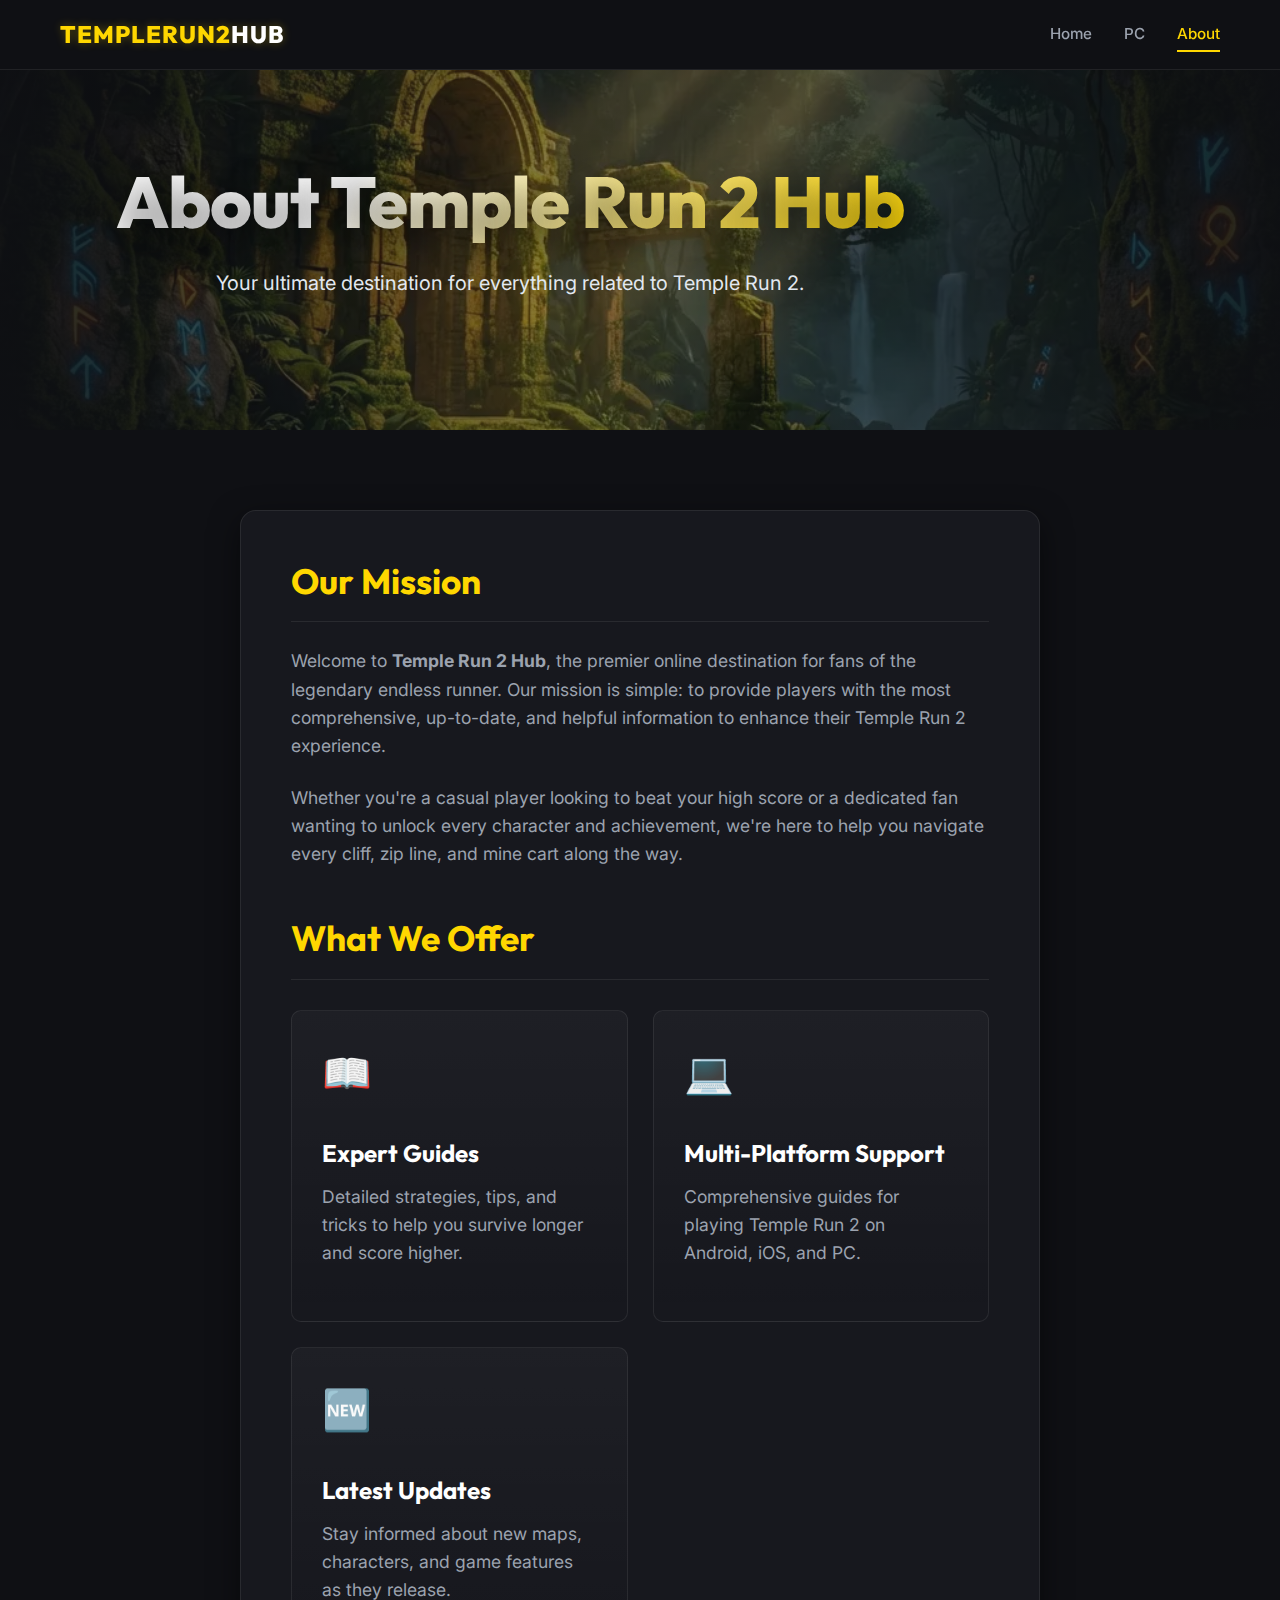
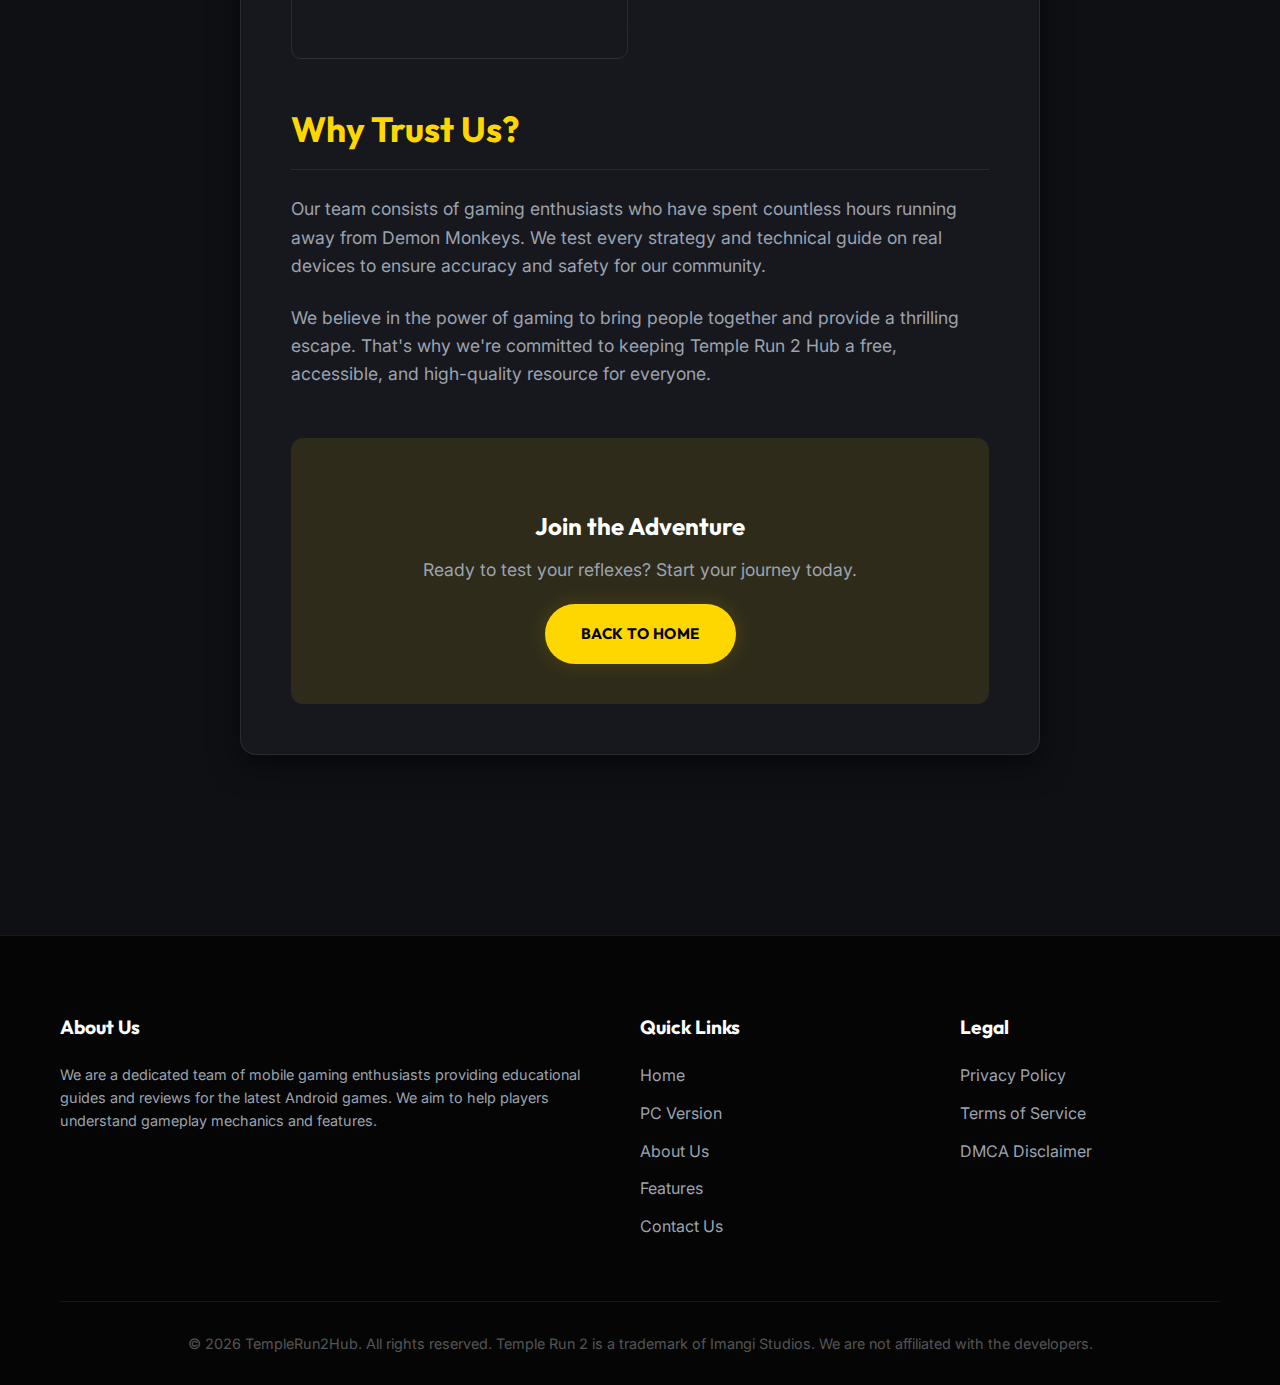
<file: aboutus.html>
<!DOCTYPE html>
<html lang="en">

<head>
    <meta charset="UTF-8">
    <meta name="viewport" content="width=device-width, initial-scale=1.0">
    <title>About Us - Temple Run 2 Hub</title>
    <meta name="description"
        content="Learn more about Temple Run 2 Hub. We are dedicated to providing the best guides, news, and updates for Temple Run 2 fans.">
    <link rel="icon" type="image/icon" href="favicon.ico">
    <link rel="stylesheet" href="styles.css">
    <link rel="preconnect" href="https://fonts.googleapis.com">
    <link rel="preconnect" href="https://fonts.gstatic.com" crossorigin>
    <link rel="canonical" href="https://templerun2modapk.online/aboutus.html" />

    <!-- Open Graph / Facebook -->
    <meta property="og:type" content="website">
    <meta property="og:url" content="https://templerun2modapk.online/aboutus.html">
    <meta property="og:title" content="About Us - Temple Run 2 Hub">
    <meta property="og:description"
        content="Learn more about Temple Run 2 Hub. We are dedicated to providing the best guides, news, and updates for Temple Run 2 fans.">
    <meta property="og:image" content="https://templerun2modapk.online/hero-home.png">

</head>

<body>
    <header>
        <div class="container">
            <nav>
                <a href="index.html" class="logo">TempleRun2<span style="color:var(--text-main)">Hub</span></a>
                <div class="nav-links">
                    <a href="index.html">Home</a>
                    <a href="temple-run-for-pc.html">PC</a>
                    <a href="aboutus.html" class="active">About</a>
                </div>
                <button class="mobile-nav-toggle" aria-label="Toggle navigation" aria-expanded="false">
                    <span class="hamburger-line"></span>
                    <span class="hamburger-line"></span>
                    <span class="hamburger-line"></span>
                </button>
            </nav>
        </div>
    </header>

    <section class="hero hero-home" style="min-height: 40vh;">
        <div class="container">
            <div class="hero-content">
                <h1>About Temple Run 2 Hub</h1>
                <p>Your ultimate destination for everything related to Temple Run 2.</p>
            </div>
        </div>
    </section>

    <main class="container section">
        <div class="content-grid" style="display: block; max-width: 800px; margin: 0 auto;">
            <article class="main-article">
                <h2>Our Mission</h2>
                <p>Welcome to <strong>Temple Run 2 Hub</strong>, the premier online destination for fans of the
                    legendary endless runner. Our mission is simple: to provide players with the most comprehensive,
                    up-to-date, and helpful information to enhance their Temple Run 2 experience.</p>

                <p>Whether you're a casual player looking to beat your high score or a dedicated fan wanting to unlock
                    every character and achievement, we're here to help you navigate every cliff, zip line, and mine
                    cart along the way.</p>

                <h2>What We Offer</h2>
                <div class="features-grid" style="margin-top: 30px;">
                    <div class="feature-item">
                        <div class="feature-icon">📖</div>
                        <h3>Expert Guides</h3>
                        <p>Detailed strategies, tips, and tricks to help you survive longer and score higher.</p>
                    </div>
                    <div class="feature-item">
                        <div class="feature-icon">💻</div>
                        <h3>Multi-Platform Support</h3>
                        <p>Comprehensive guides for playing Temple Run 2 on Android, iOS, and PC.</p>
                    </div>
                    <div class="feature-item">
                        <div class="feature-icon">🆕</div>
                        <h3>Latest Updates</h3>
                        <p>Stay informed about new maps, characters, and game features as they release.</p>
                    </div>
                </div>

                <h2>Why Trust Us?</h2>
                <p>Our team consists of gaming enthusiasts who have spent countless hours running away from Demon
                    Monkeys. We test every strategy and technical guide on real devices to ensure accuracy and safety
                    for our community.</p>

                <p>We believe in the power of gaming to bring people together and provide a thrilling escape. That's why
                    we're committed to keeping Temple Run 2 Hub a free, accessible, and high-quality resource for
                    everyone.</p>

                <div
                    style="margin-top: 50px; text-align: center; background: rgba(255,215,0,0.1); padding: 40px; border-radius: 12px; border: 1px solid var(--primary-gold);">
                    <h3>Join the Adventure</h3>
                    <p style="margin-bottom: 20px;">Ready to test your reflexes? Start your journey today.</p>
                    <a href="index.html" class="btn btn-primary">Back to Home</a>
                </div>
            </article>
        </div>
    </main>

    <footer>
        <div class="container">
            <div class="footer-content">
                <div class="footer-col">
                    <h4>About Us</h4>
                    <p style="color: var(--text-muted); font-size: 0.9rem;">We are a dedicated team of mobile gaming
                        enthusiasts providing educational guides and reviews for the latest Android games. We aim to
                        help players understand gameplay mechanics and features.</p>
                </div>
                <div class="footer-col">
                    <h4>Quick Links</h4>
                    <ul class="footer-links">
                        <li><a href="index.html">Home</a></li>
                        <li><a href="temple-run-for-pc.html">PC Version</a></li>
                        <li><a href="aboutus.html">About Us</a></li>
                        <li><a href="index.html#features">Features</a></li>
                        <li><a href="contact.html">Contact Us</a></li>
                    </ul>
                </div>
                <div class="footer-col">
                    <h4>Legal</h4>
                    <ul class="footer-links">
                        <li><a href="privacy.html">Privacy Policy</a></li>
                        <li><a href="terms.html">Terms of Service</a></li>
                        <li><a href="dmca.html">DMCA Disclaimer</a></li>
                    </ul>
                </div>
            </div>
            <div class="copyright">
                <p>&copy; 2026 TempleRun2Hub. All rights reserved. Temple Run 2 is a trademark of Imangi Studios. We are
                    not affiliated with the developers.</p>
            </div>
        </div>
    </footer>
    <!-- Mobile Drawer -->
    <div class="mobile-drawer">
        <div class="nav-links">
            <a href="index.html">Home</a>
            <a href="temple-run-for-pc.html">PC Mode</a>
            <a href="aboutus.html" class="active">About Us</a>
            <a href="contact.html">Contact</a>
        </div>
    </div>
    <div class="drawer-overlay"></div>

    <script src="script.js"></script>
</body>

</html>
</file>
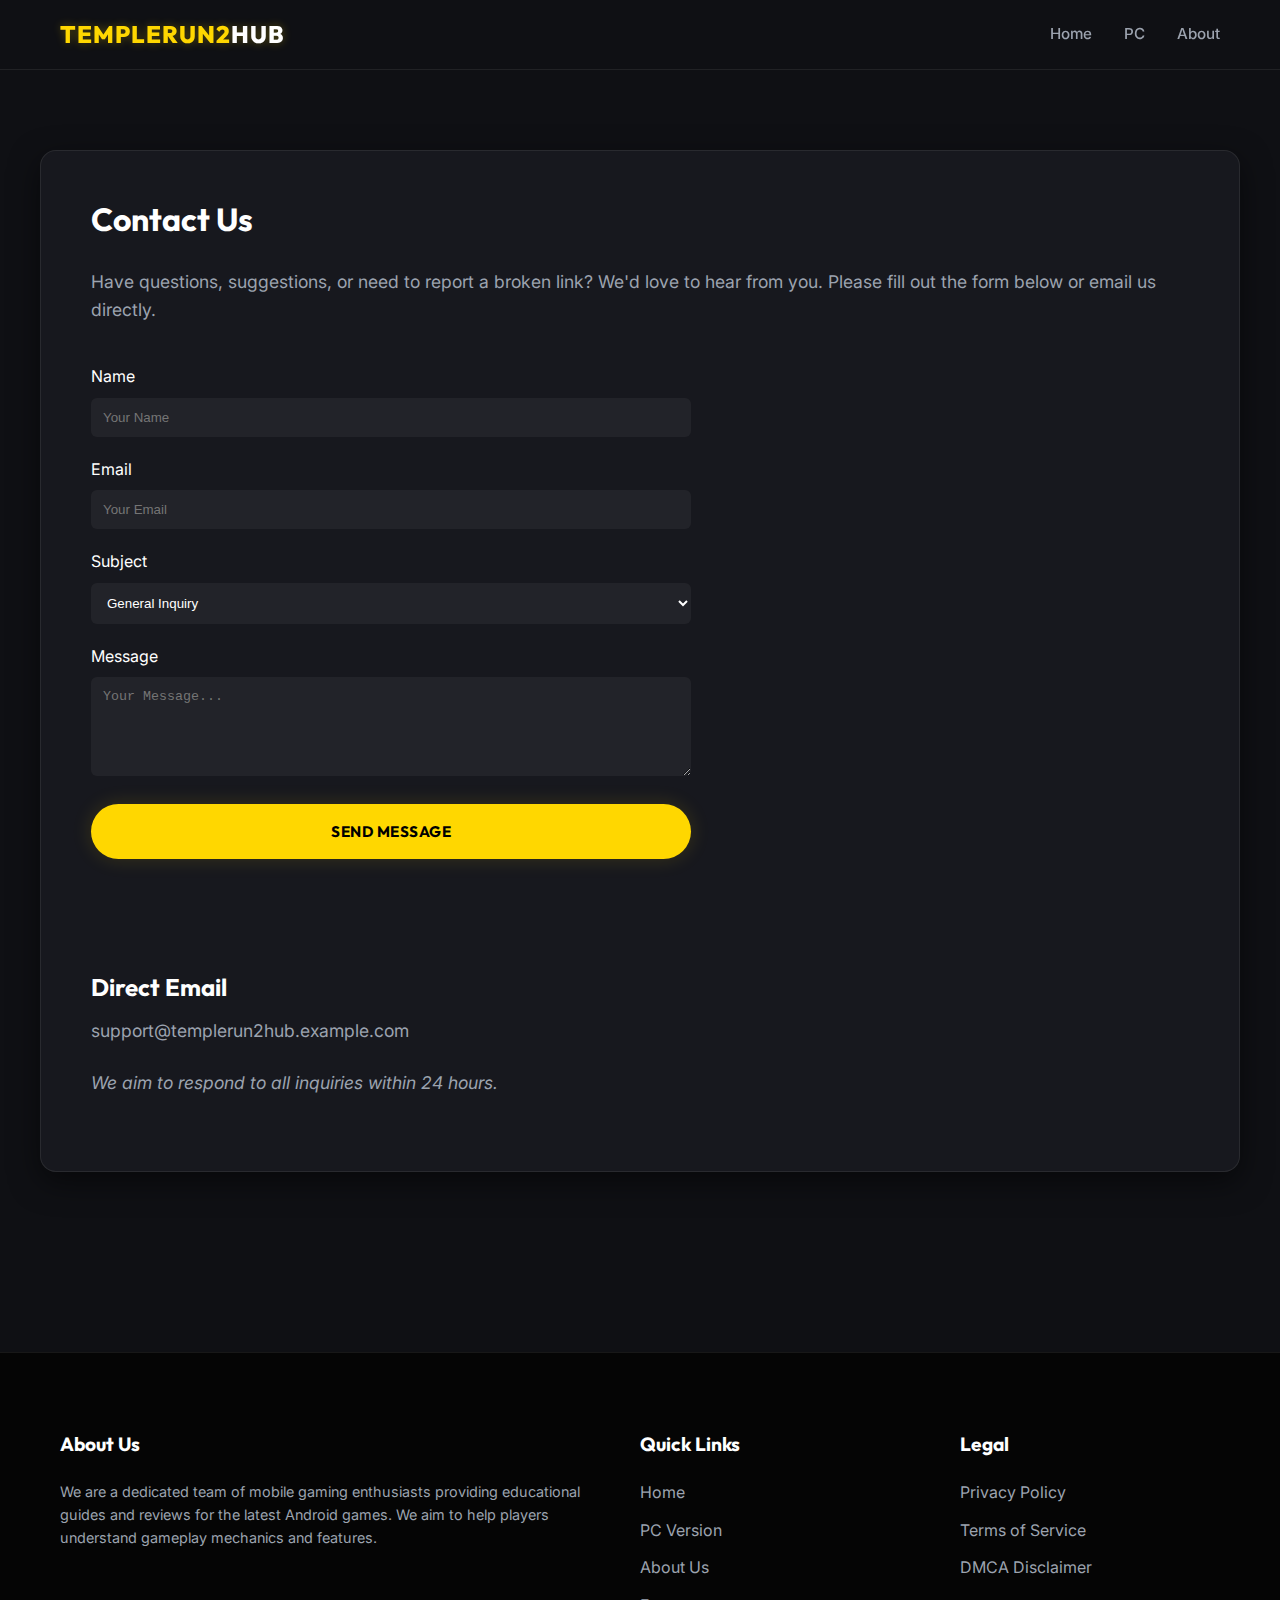
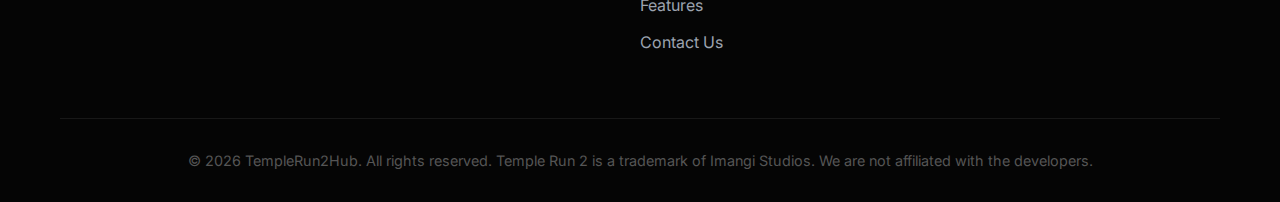
<file: contact.html>
<!DOCTYPE html>
<html lang="en">

<head>
    <meta charset="UTF-8">
    <meta name="viewport" content="width=device-width, initial-scale=1.0">
    <title>Contact Us - Temple Run 2 Hub</title>
    <meta name="description"
        content="Contact Temple Run 2 Hub for support, feedback, or inquiries. We're here to help you.">
    <link rel="icon" type="image/icon" href="favicon.ico">
    <link rel="stylesheet" href="styles.css">
    <link rel="preconnect" href="https://fonts.googleapis.com">
    <link rel="preconnect" href="https://fonts.gstatic.com" crossorigin>
    <link rel="canonical" href="https://templerun2modapk.online/contact.html" />

</head>

<body>
    <header>
        <div class="container">
            <nav>
                <a href="index.html" class="logo">TempleRun2<span style="color:var(--text-main)">Hub</span></a>
                <div class="nav-links">
                    <a href="index.html">Home</a>
                    <a href="temple-run-for-pc.html">PC</a>
                    <a href="aboutus.html">About</a>
                </div>
                <button class="mobile-nav-toggle" aria-label="Toggle navigation" aria-expanded="false">
                    <span class="hamburger-line"></span>
                    <span class="hamburger-line"></span>
                    <span class="hamburger-line"></span>
                </button>
            </nav>
        </div>
    </header>

    <main class="container section">
        <article class="main-article legal-content">
            <h1 style="color: var(--primary-gold); margin-bottom: 30px;">Contact Us</h1>
            <p>Have questions, suggestions, or need to report a broken link? We'd love to hear from you. Please fill out
                the form below or email us directly.</p>

            <div style="margin-top: 40px;">
                <form action="#" style="display: grid; gap: 20px; max-width: 600px;">
                    <div>
                        <label style="display: block; margin-bottom: 8px; color: #FFF;">Name</label>
                        <input type="text" placeholder="Your Name"
                            style="width: 100%; padding: 12px; background: rgba(255,255,255,0.05); border: 1px solid var(--border-color); color: #FFF; border-radius: 6px;">
                    </div>
                    <div>
                        <label style="display: block; margin-bottom: 8px; color: #FFF;">Email</label>
                        <input type="email" placeholder="Your Email"
                            style="width: 100%; padding: 12px; background: rgba(255,255,255,0.05); border: 1px solid var(--border-color); color: #FFF; border-radius: 6px;">
                    </div>
                    <div>
                        <label style="display: block; margin-bottom: 8px; color: #FFF;">Subject</label>
                        <select
                            style="width: 100%; padding: 12px; background: rgba(255,255,255,0.05); border: 1px solid var(--border-color); color: #FFF; border-radius: 6px;">
                            <option>General Inquiry</option>
                            <option>Report Broken Link</option>
                            <option>Advertising</option>
                            <option>Other</option>
                        </select>
                    </div>
                    <div>
                        <label style="display: block; margin-bottom: 8px; color: #FFF;">Message</label>
                        <textarea rows="5" placeholder="Your Message..."
                            style="width: 100%; padding: 12px; background: rgba(255,255,255,0.05); border: 1px solid var(--border-color); color: #FFF; border-radius: 6px;"></textarea>
                    </div>
                    <button type="submit" class="btn btn-primary" style="border: none; width: 100%;">Send
                        Message</button>
                </form>
            </div>

            <div style="margin-top: 50px; border-top: 1px solid var(--border-color); padding-top: 30px;">
                <h3>Direct Email</h3>
                <p>support@templerun2hub.example.com</p>
                <p><em>We aim to respond to all inquiries within 24 hours.</em></p>
            </div>
        </article>
    </main>

    <footer>
        <div class="container">
            <div class="footer-content">
                <div class="footer-col">
                    <h4>About Us</h4>
                    <p style="color: var(--text-muted); font-size: 0.9rem;">We are a dedicated team of mobile gaming
                        enthusiasts providing educational guides and reviews for the latest Android games. We aim to
                        help players understand gameplay mechanics and features.</p>
                </div>
                <div class="footer-col">
                    <h4>Quick Links</h4>
                    <ul class="footer-links">
                        <li><a href="index.html">Home</a></li>
                        <li><a href="temple-run-for-pc.html">PC Version</a></li>
                        <li><a href="aboutus.html">About Us</a></li>
                        <li><a href="index.html#features">Features</a></li>
                        <li><a href="contact.html">Contact Us</a></li>
                    </ul>
                </div>
                <div class="footer-col">
                    <h4>Legal</h4>
                    <ul class="footer-links">
                        <li><a href="privacy.html">Privacy Policy</a></li>
                        <li><a href="terms.html">Terms of Service</a></li>
                        <li><a href="dmca.html">DMCA Disclaimer</a></li>
                    </ul>
                </div>
            </div>
            <div class="copyright">
                <p>&copy; 2026 TempleRun2Hub. All rights reserved. Temple Run 2 is a trademark of Imangi Studios. We are
                    not affiliated with the developers.</p>
            </div>
        </div>
    </footer>
    <!-- Mobile Drawer -->
    <div class="mobile-drawer">
        <div class="nav-links">
            <a href="index.html">Home</a>
            <a href="temple-run-for-pc.html">PC Mode</a>
            <a href="aboutus.html">About Us</a>
            <a href="contact.html" class="active">Contact</a>
        </div>
    </div>
    <div class="drawer-overlay"></div>

    <script src="script.js"></script>
</body>

</html>
</file>
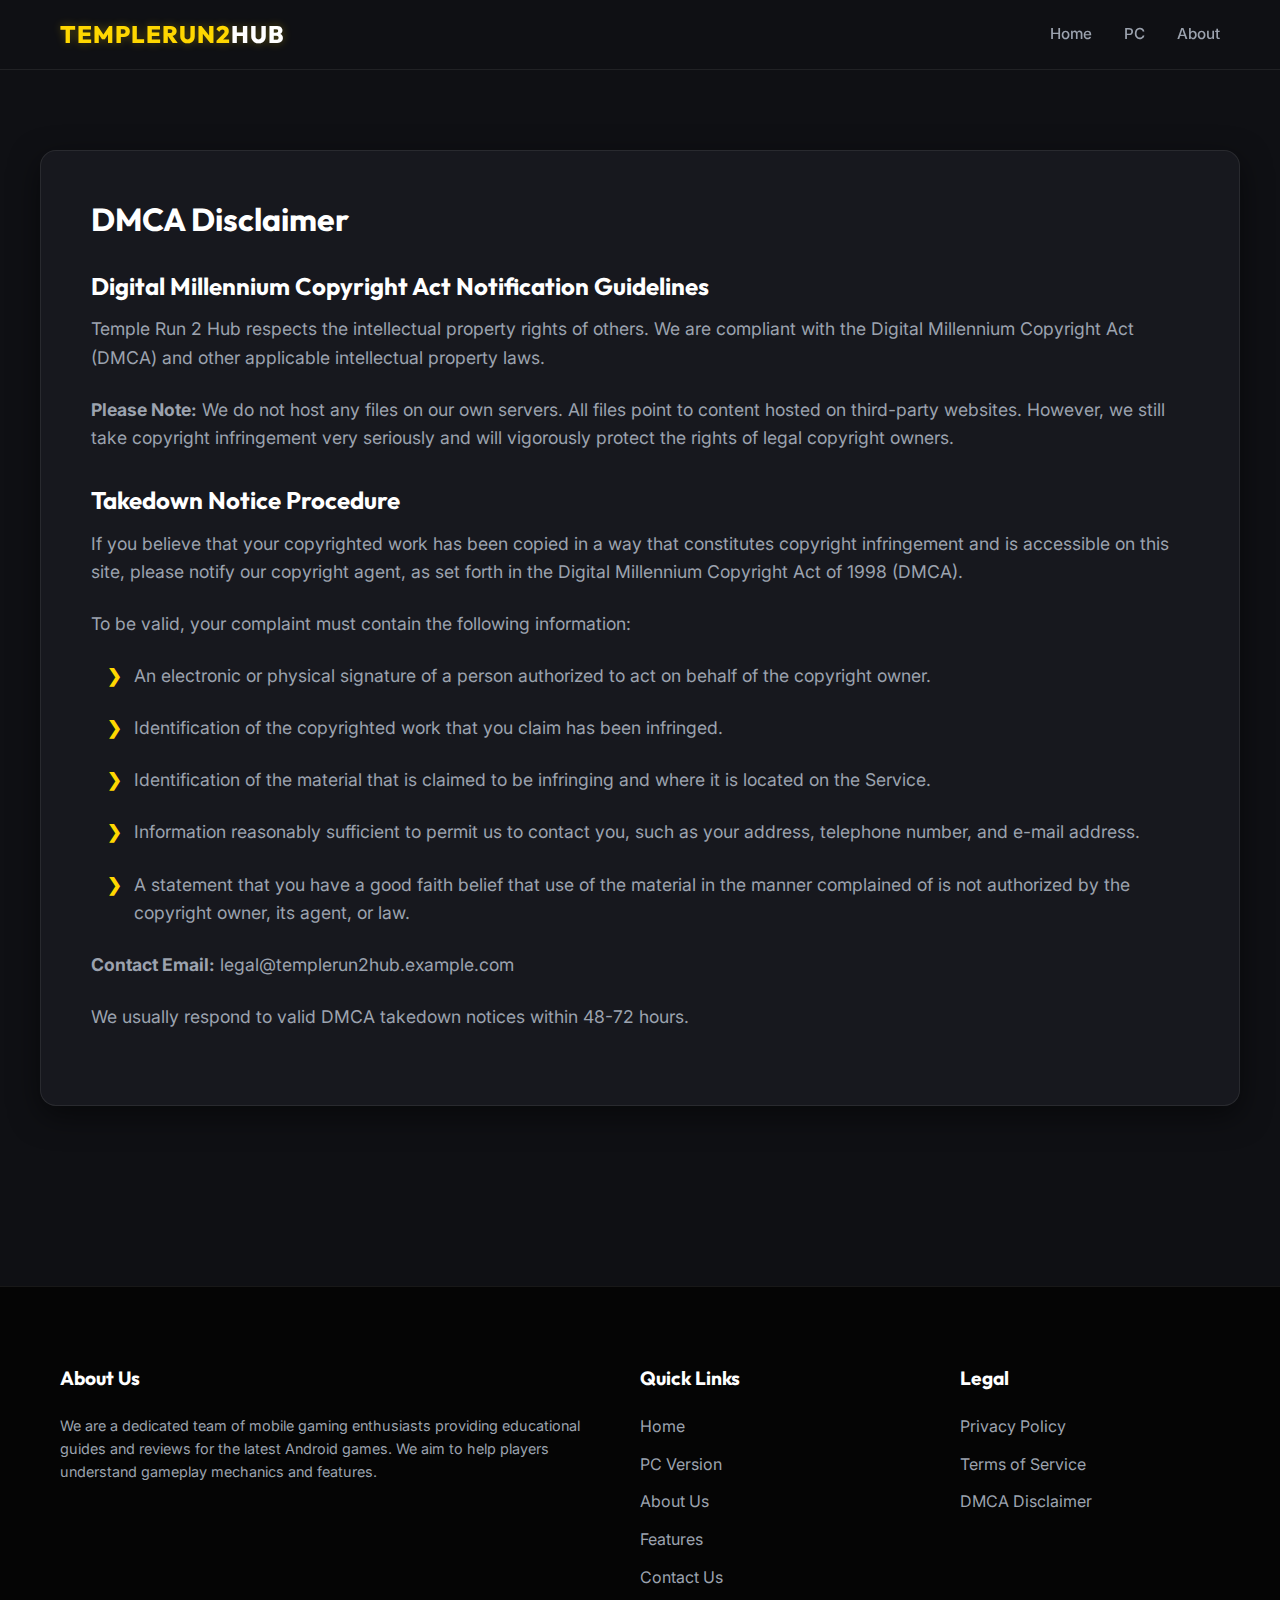
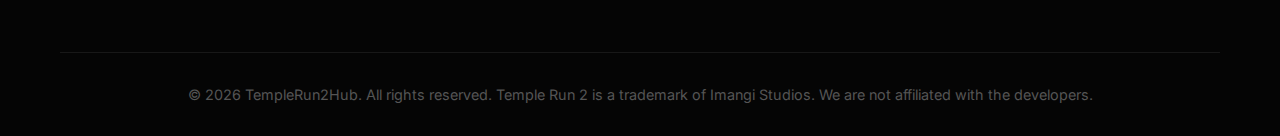
<file: dmca.html>
<!DOCTYPE html>
<html lang="en">

<head>
    <meta charset="UTF-8">
    <meta name="viewport" content="width=device-width, initial-scale=1.0">
    <title>DMCA Disclaimer - Temple Run 2 Hub</title>
    <meta name="description"
        content="DMCA Notice and Takedown Policy for Temple Run 2 Hub. We respect intellectual property rights.">
    <link rel="icon" type="image/icon" href="favicon.ico">
    <link rel="stylesheet" href="styles.css">
    <link rel="preconnect" href="https://fonts.googleapis.com">
    <link rel="preconnect" href="https://fonts.gstatic.com" crossorigin>
    <link rel="canonical" href="https://templerun2modapk.online/dmca.html" />

</head>

<body>
    <header>
        <div class="container">
            <nav>
                <a href="index.html" class="logo">TempleRun2<span style="color:var(--text-main)">Hub</span></a>
                <div class="nav-links">
                    <a href="index.html">Home</a>
                    <a href="temple-run-for-pc.html">PC</a>
                    <a href="aboutus.html">About</a>
                </div>
                <button class="mobile-nav-toggle" aria-label="Toggle navigation" aria-expanded="false">
                    <span class="hamburger-line"></span>
                    <span class="hamburger-line"></span>
                    <span class="hamburger-line"></span>
                </button>
            </nav>
        </div>
    </header>

    <main class="container section">
        <article class="main-article legal-content">
            <h1 style="color: var(--accent-red); margin-bottom: 30px;">DMCA Disclaimer</h1>

            <h3>Digital Millennium Copyright Act Notification Guidelines</h3>
            <p>Temple Run 2 Hub respects the intellectual property rights of others. We are compliant with the Digital
                Millennium Copyright Act (DMCA) and other applicable intellectual property laws.</p>

            <p><strong>Please Note:</strong> We do not host any files on our own servers. All files point to content
                hosted on third-party websites. However, we still take copyright infringement very seriously and will
                vigorously protect the rights of legal copyright owners.</p>

            <h3>Takedown Notice Procedure</h3>
            <p>If you believe that your copyrighted work has been copied in a way that constitutes copyright
                infringement and is accessible on this site, please notify our copyright agent, as set forth in the
                Digital Millennium Copyright Act of 1998 (DMCA).</p>

            <p>To be valid, your complaint must contain the following information:</p>
            <ul>
                <li>An electronic or physical signature of a person authorized to act on behalf of the copyright owner.
                </li>
                <li>Identification of the copyrighted work that you claim has been infringed.</li>
                <li>Identification of the material that is claimed to be infringing and where it is located on the
                    Service.</li>
                <li>Information reasonably sufficient to permit us to contact you, such as your address, telephone
                    number, and e-mail address.</li>
                <li>A statement that you have a good faith belief that use of the material in the manner complained of
                    is not authorized by the copyright owner, its agent, or law.</li>
            </ul>

            <p style="margin-top: 20px;"><strong>Contact Email:</strong> legal@templerun2hub.example.com</p>
            <p>We usually respond to valid DMCA takedown notices within 48-72 hours.</p>
        </article>
    </main>

    <footer>
        <div class="container">
            <div class="footer-content">
                <div class="footer-col">
                    <h4>About Us</h4>
                    <p style="color: var(--text-muted); font-size: 0.9rem;">We are a dedicated team of mobile gaming
                        enthusiasts providing educational guides and reviews for the latest Android games. We aim to
                        help players understand gameplay mechanics and features.</p>
                </div>
                <div class="footer-col">
                    <h4>Quick Links</h4>
                    <ul class="footer-links">
                        <li><a href="index.html">Home</a></li>
                        <li><a href="temple-run-for-pc.html">PC Version</a></li>
                        <li><a href="aboutus.html">About Us</a></li>
                        <li><a href="index.html#features">Features</a></li>
                        <li><a href="contact.html">Contact Us</a></li>
                    </ul>
                </div>
                <div class="footer-col">
                    <h4>Legal</h4>
                    <ul class="footer-links">
                        <li><a href="privacy.html">Privacy Policy</a></li>
                        <li><a href="terms.html">Terms of Service</a></li>
                        <li><a href="dmca.html">DMCA Disclaimer</a></li>
                    </ul>
                </div>
            </div>
            <div class="copyright">
                <p>&copy; 2026 TempleRun2Hub. All rights reserved. Temple Run 2 is a trademark of Imangi Studios. We are
                    not affiliated with the developers.</p>
            </div>
        </div>
    </footer>
    <!-- Mobile Drawer -->
    <div class="mobile-drawer">
        <div class="nav-links">
            <a href="index.html">Home</a>
            <a href="temple-run-for-pc.html">PC Mode</a>
            <a href="aboutus.html">About Us</a>
            <a href="contact.html">Contact</a>
        </div>
    </div>
    <div class="drawer-overlay"></div>

    <script src="script.js"></script>
</body>

</html>
</file>
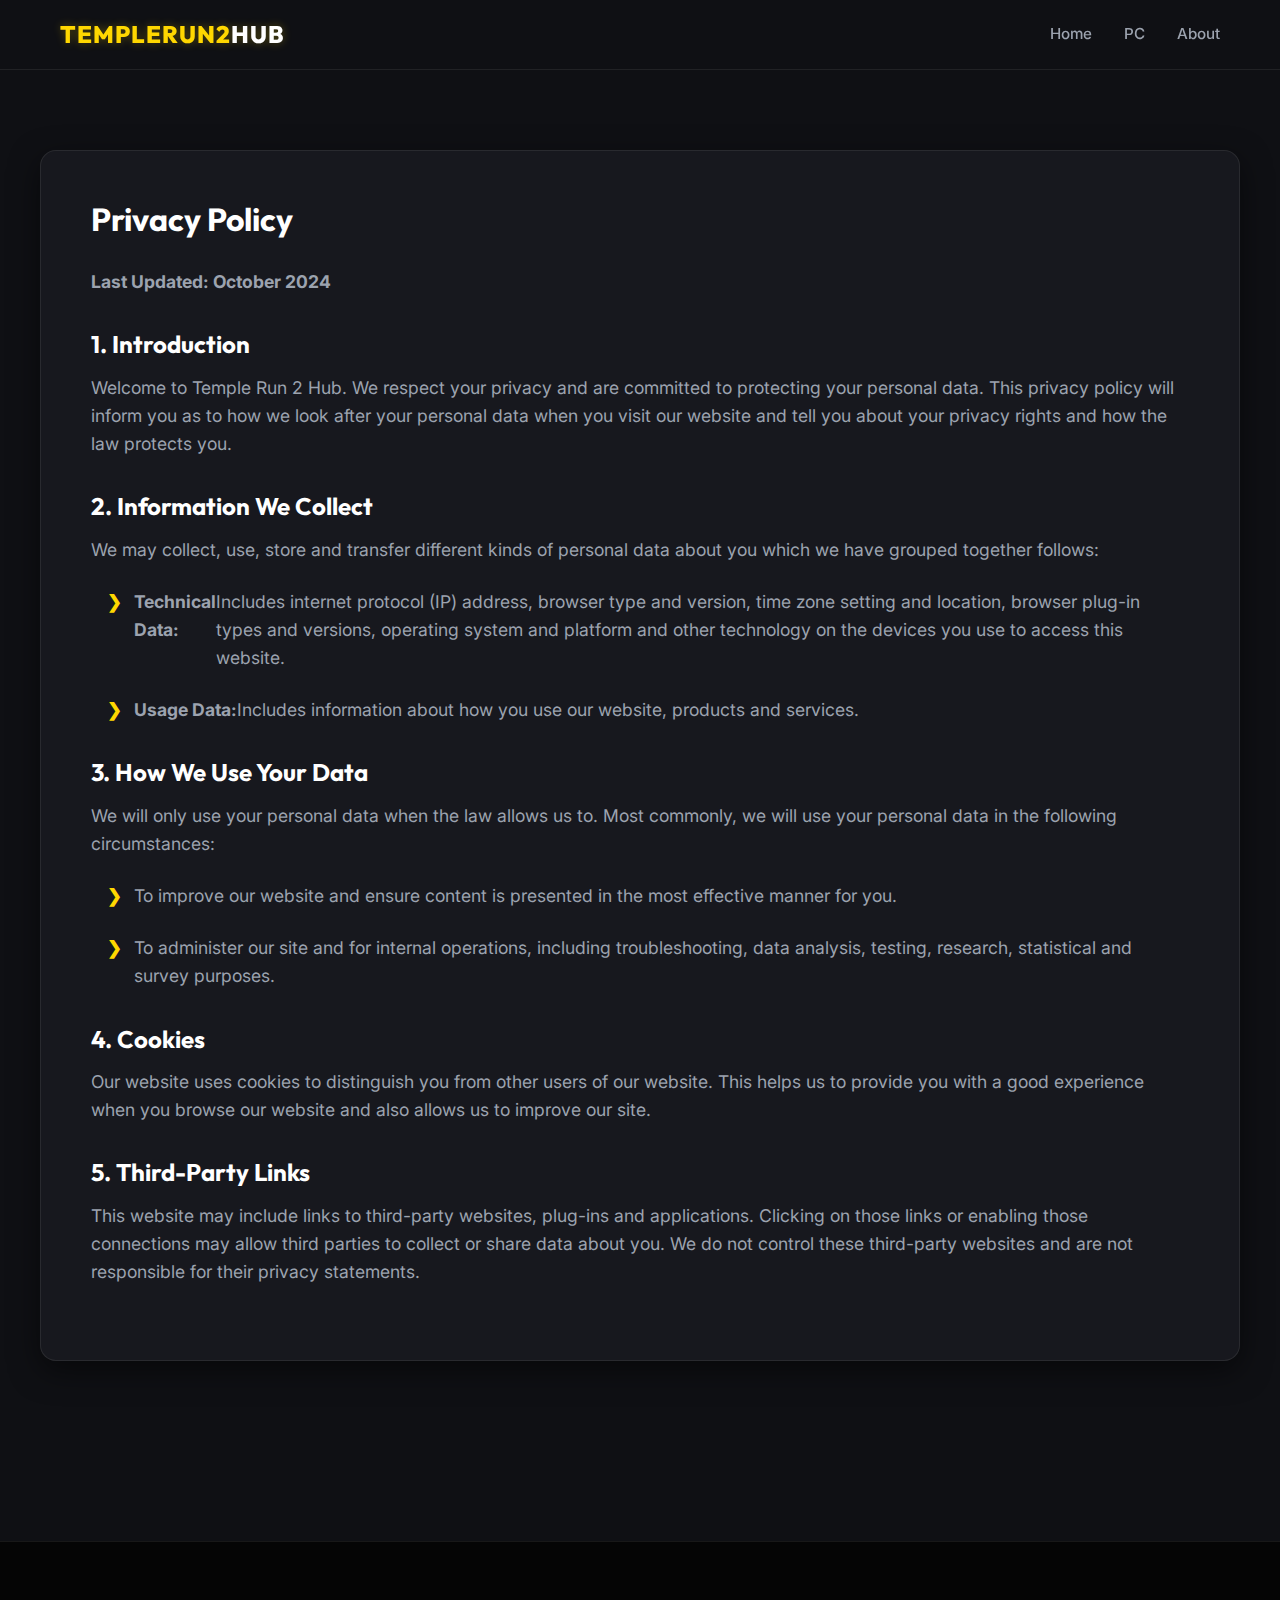
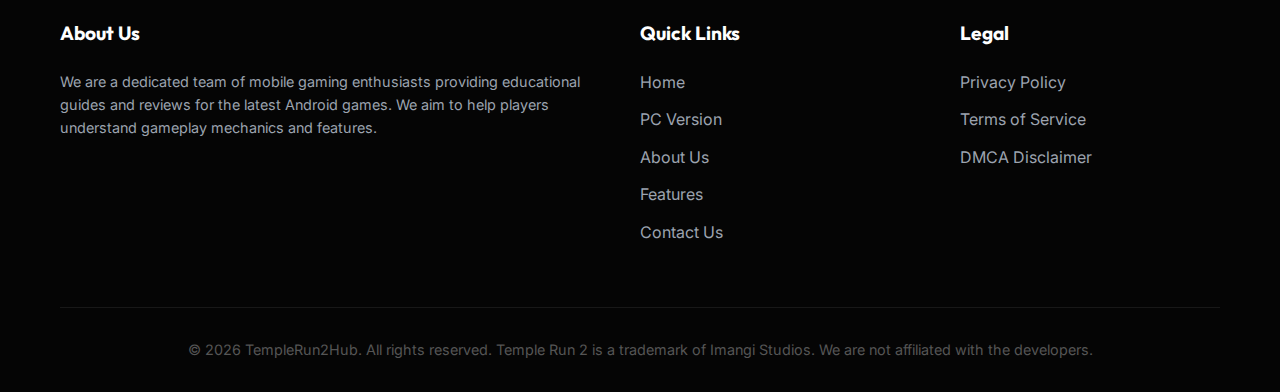
<file: privacy.html>
<!DOCTYPE html>
<html lang="en">

<head>
    <meta charset="UTF-8">
    <meta name="viewport" content="width=device-width, initial-scale=1.0">
    <title>Privacy Policy - Temple Run 2 Hub</title>
    <meta name="description"
        content="Privacy Policy for Temple Run 2 Hub. Learn how we collect, use, and protect your data.">
    <link rel="icon" type="image/icon" href="favicon.ico">
    <link rel="stylesheet" href="styles.css">
    <link rel="preconnect" href="https://fonts.googleapis.com">
    <link rel="preconnect" href="https://fonts.gstatic.com" crossorigin>
    <link rel="canonical" href="https://templerun2modapk.online/privacy.html" />

</head>

<body>
    <header>
        <div class="container">
            <nav>
                <a href="index.html" class="logo">TempleRun2<span style="color:var(--text-main)">Hub</span></a>
                <div class="nav-links">
                    <a href="index.html">Home</a>
                    <a href="temple-run-for-pc.html">PC</a>
                    <a href="aboutus.html">About</a>
                </div>
                <button class="mobile-nav-toggle" aria-label="Toggle navigation" aria-expanded="false">
                    <span class="hamburger-line"></span>
                    <span class="hamburger-line"></span>
                    <span class="hamburger-line"></span>
                </button>
            </nav>
        </div>
    </header>

    <main class="container section">
        <article class="main-article legal-content">
            <h1 style="color: var(--primary-gold); margin-bottom: 30px;">Privacy Policy</h1>
            <p><strong>Last Updated: October 2024</strong></p>

            <h3>1. Introduction</h3>
            <p>Welcome to Temple Run 2 Hub. We respect your privacy and are committed to protecting your personal data.
                This privacy policy will inform you as to how we look after your personal data when you visit our
                website and tell you about your privacy rights and how the law protects you.</p>

            <h3>2. Information We Collect</h3>
            <p>We may collect, use, store and transfer different kinds of personal data about you which we have grouped
                together follows:</p>
            <ul>
                <li><strong>Technical Data:</strong> Includes internet protocol (IP) address, browser type and version,
                    time zone setting and location, browser plug-in types and versions, operating system and platform
                    and other technology on the devices you use to access this website.</li>
                <li><strong>Usage Data:</strong> Includes information about how you use our website, products and
                    services.</li>
            </ul>

            <h3>3. How We Use Your Data</h3>
            <p>We will only use your personal data when the law allows us to. Most commonly, we will use your personal
                data in the following circumstances:</p>
            <ul>
                <li>To improve our website and ensure content is presented in the most effective manner for you.</li>
                <li>To administer our site and for internal operations, including troubleshooting, data analysis,
                    testing, research, statistical and survey purposes.</li>
            </ul>

            <h3>4. Cookies</h3>
            <p>Our website uses cookies to distinguish you from other users of our website. This helps us to provide you
                with a good experience when you browse our website and also allows us to improve our site.</p>

            <h3>5. Third-Party Links</h3>
            <p>This website may include links to third-party websites, plug-ins and applications. Clicking on those
                links or enabling those connections may allow third parties to collect or share data about you. We do
                not control these third-party websites and are not responsible for their privacy statements.</p>
        </article>
    </main>

    <footer>
        <div class="container">
            <div class="footer-content">
                <div class="footer-col">
                    <h4>About Us</h4>
                    <p style="color: var(--text-muted); font-size: 0.9rem;">We are a dedicated team of mobile gaming
                        enthusiasts providing educational guides and reviews for the latest Android games. We aim to
                        help players understand gameplay mechanics and features.</p>
                </div>
                <div class="footer-col">
                    <h4>Quick Links</h4>
                    <ul class="footer-links">
                        <li><a href="index.html">Home</a></li>
                        <li><a href="temple-run-for-pc.html">PC Version</a></li>
                        <li><a href="aboutus.html">About Us</a></li>
                        <li><a href="index.html#features">Features</a></li>
                        <li><a href="contact.html">Contact Us</a></li>
                    </ul>
                </div>
                <div class="footer-col">
                    <h4>Legal</h4>
                    <ul class="footer-links">
                        <li><a href="privacy.html">Privacy Policy</a></li>
                        <li><a href="terms.html">Terms of Service</a></li>
                        <li><a href="dmca.html">DMCA Disclaimer</a></li>
                    </ul>
                </div>
            </div>
            <div class="copyright">
                <p>&copy; 2026 TempleRun2Hub. All rights reserved. Temple Run 2 is a trademark of Imangi Studios. We are
                    not affiliated with the developers.</p>
            </div>
        </div>
    </footer>
    <!-- Mobile Drawer -->
    <div class="mobile-drawer">
        <div class="nav-links">
            <a href="index.html">Home</a>
            <a href="temple-run-for-pc.html">PC Mode</a>
            <a href="aboutus.html">About Us</a>
            <a href="contact.html">Contact</a>
        </div>
    </div>
    <div class="drawer-overlay"></div>

    <script src="script.js"></script>
</body>

</html>
</file>
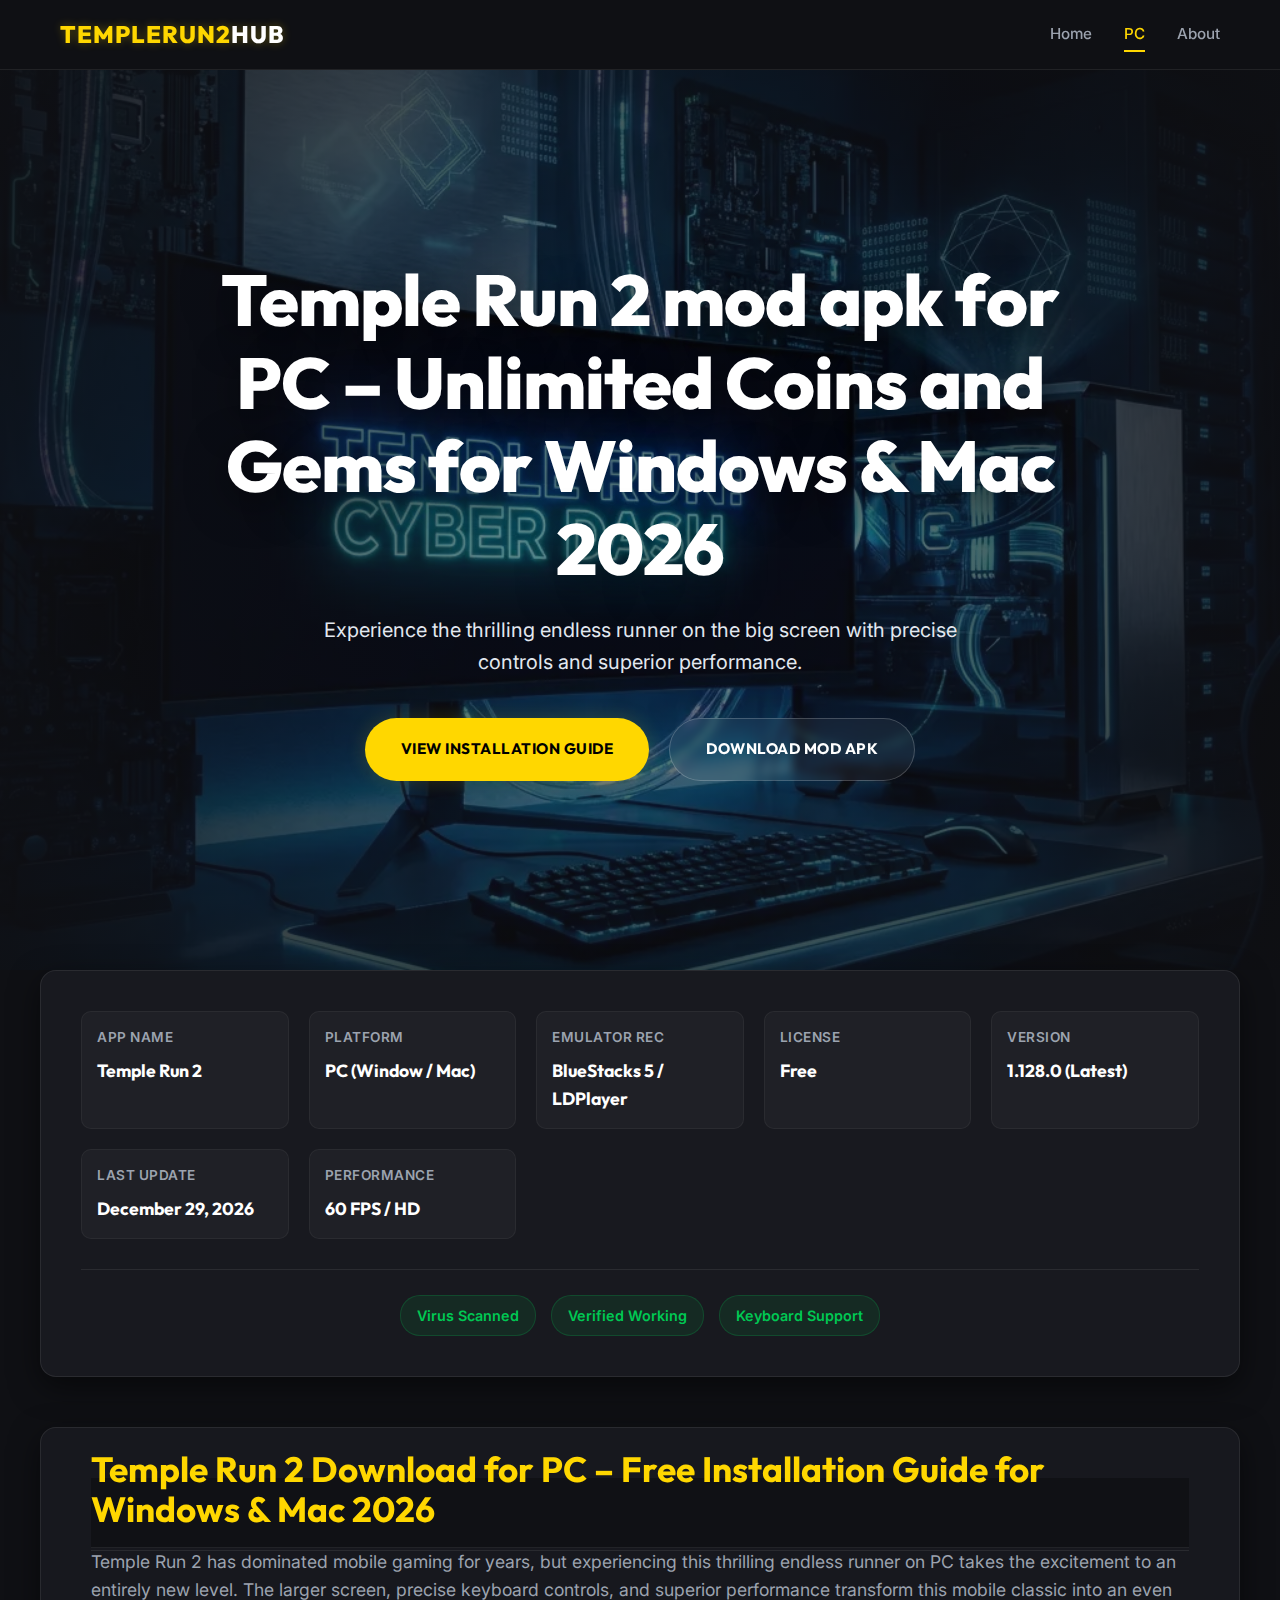
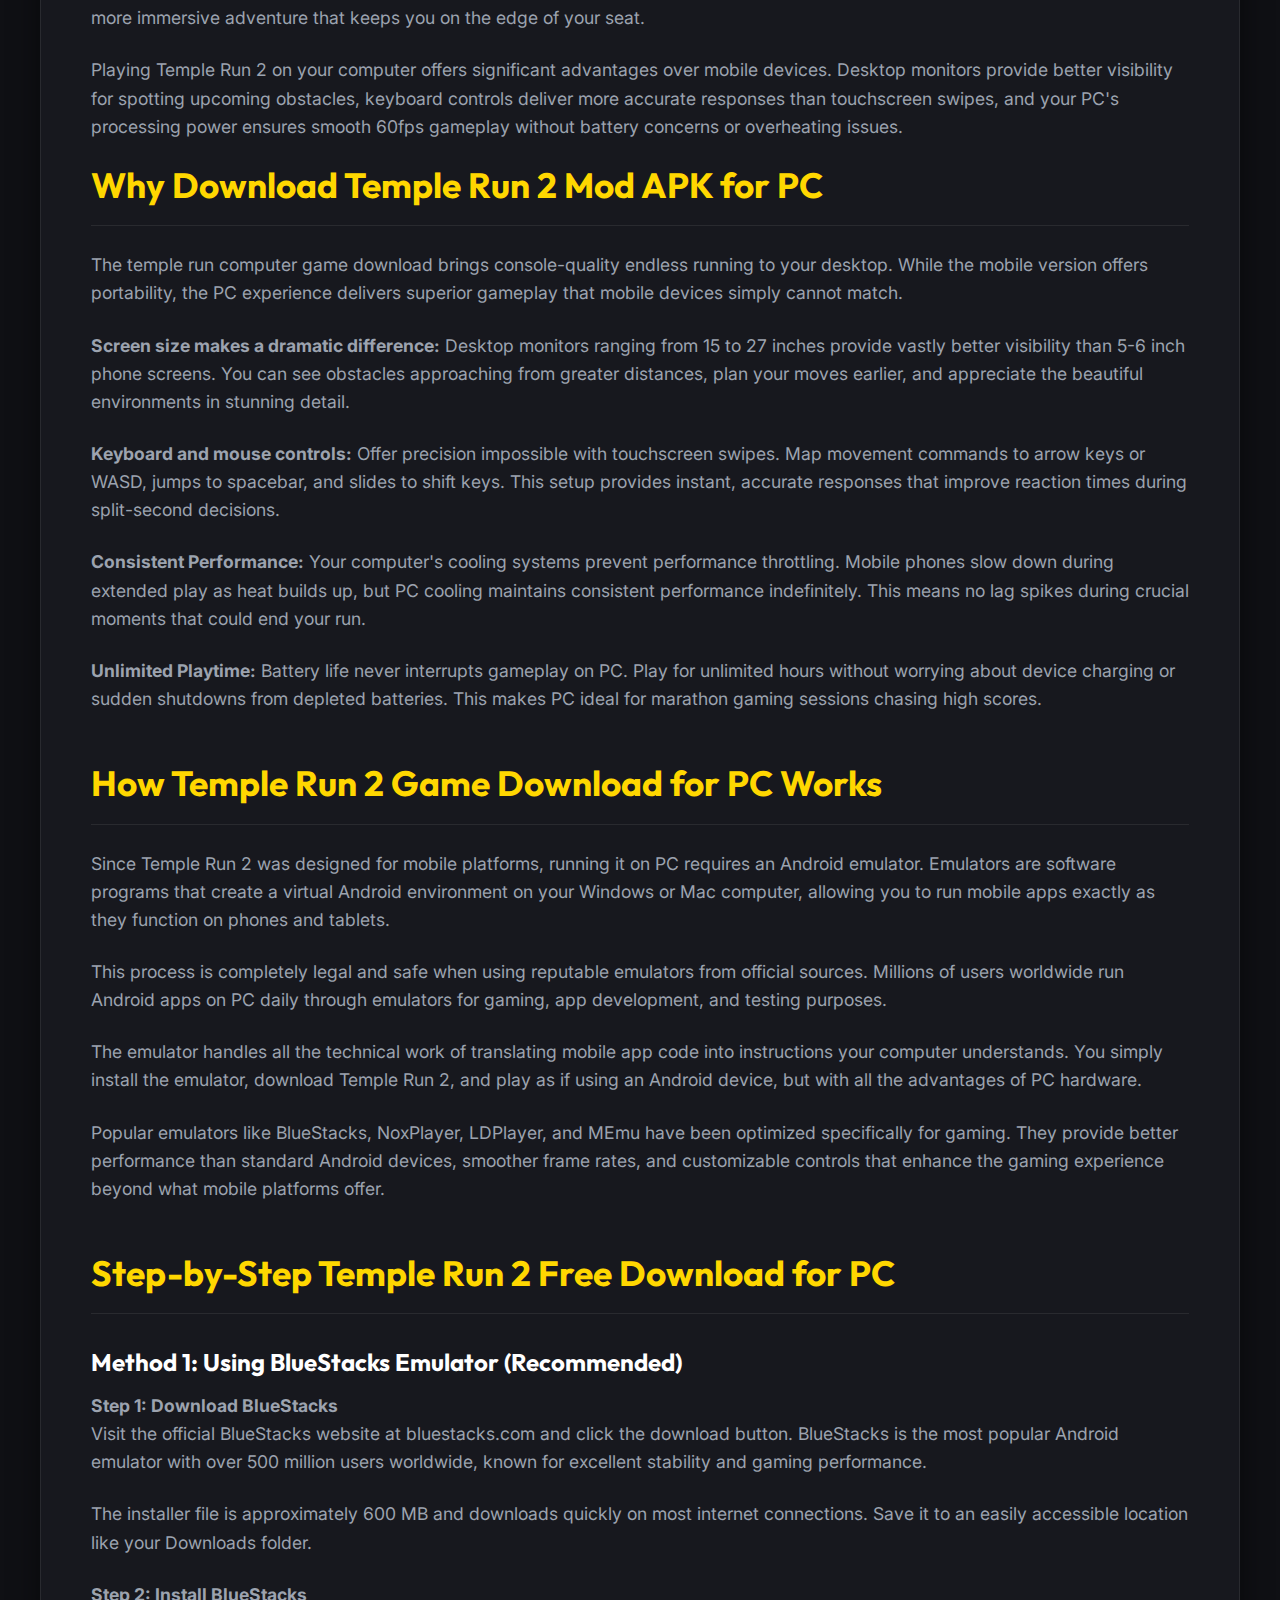
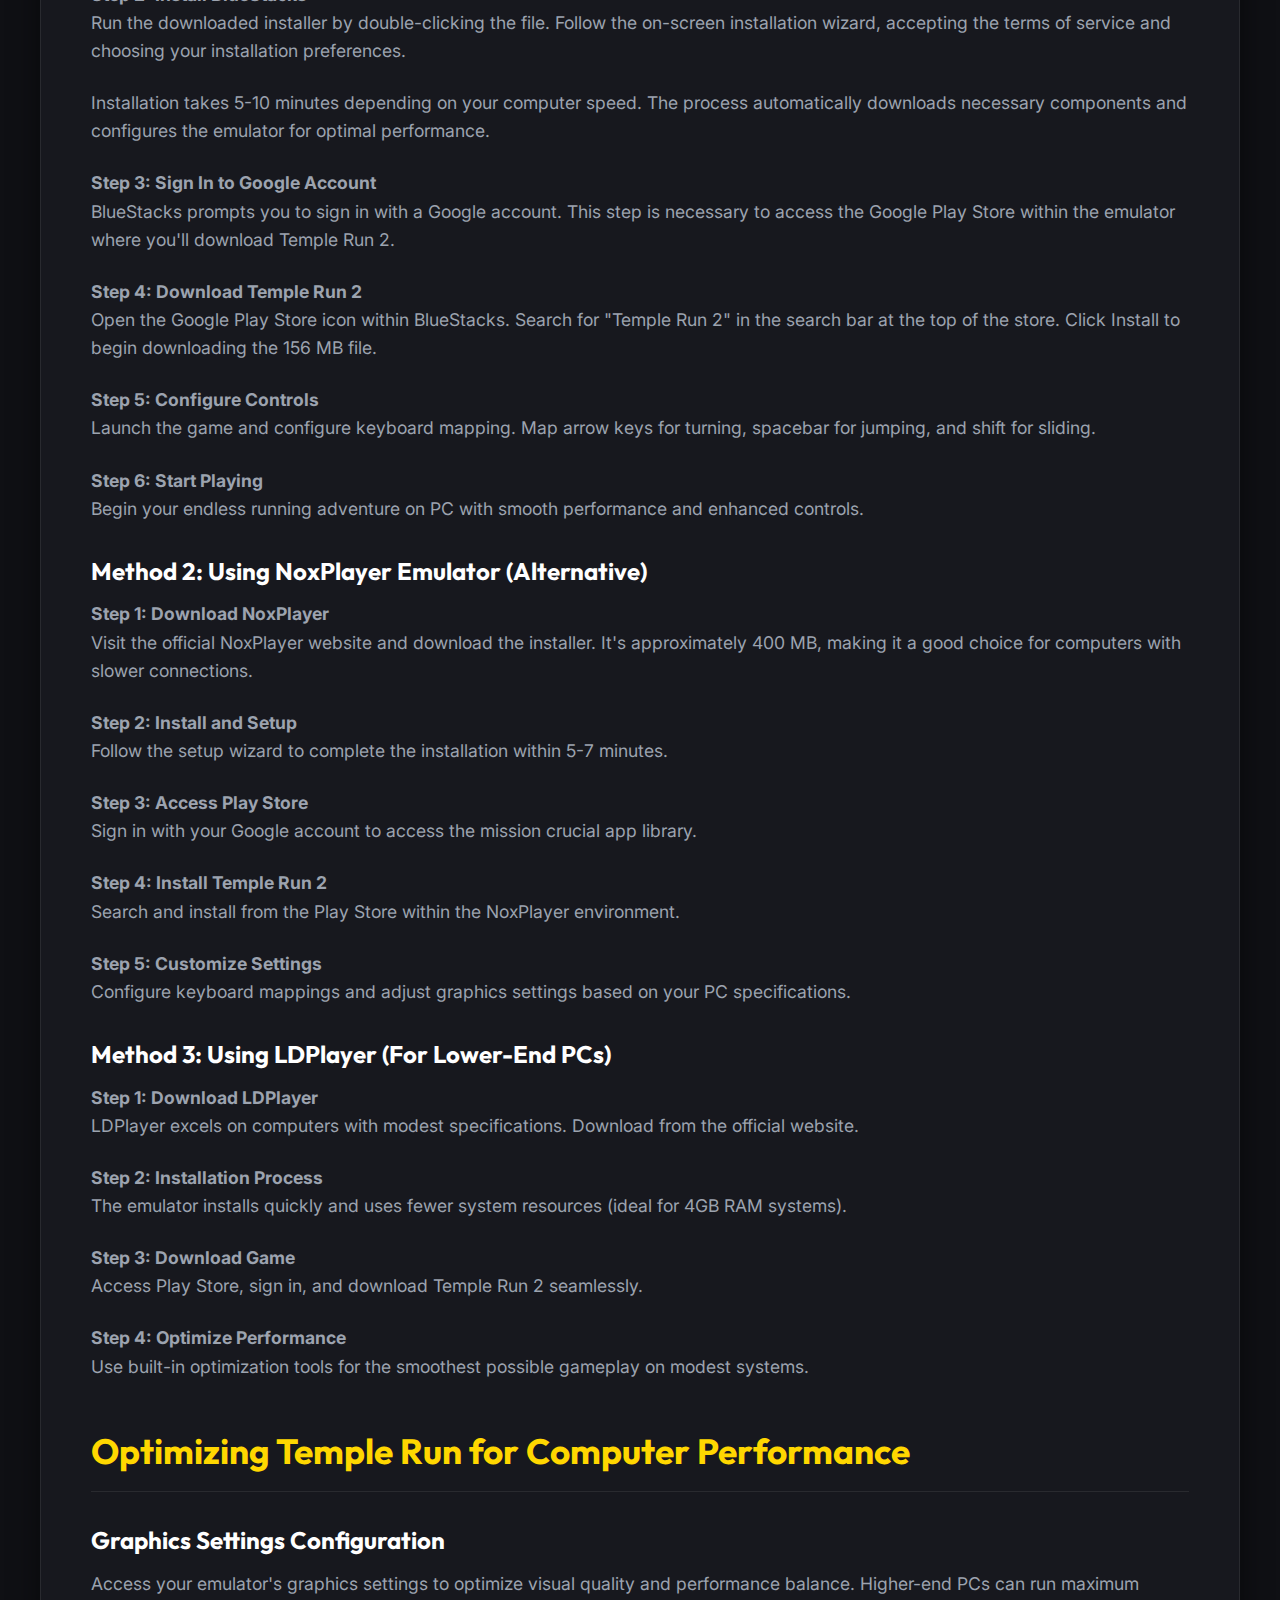
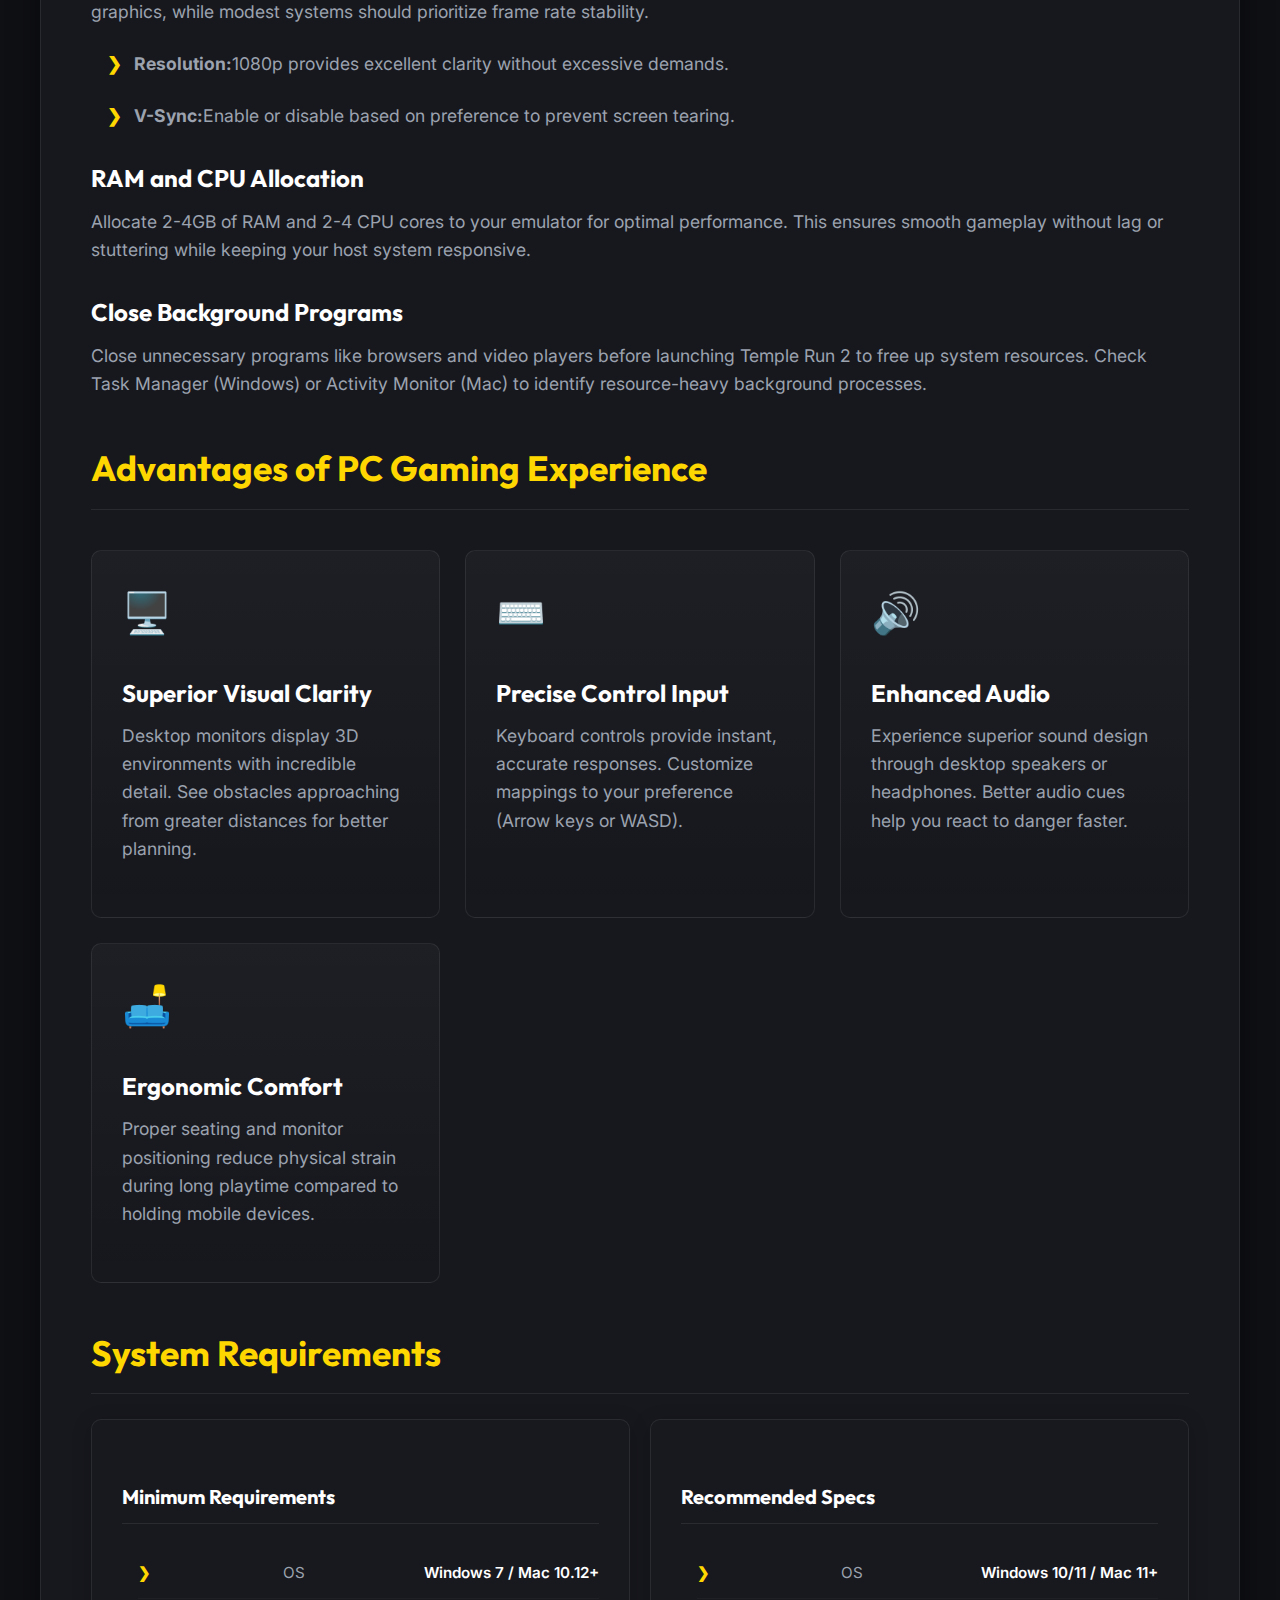
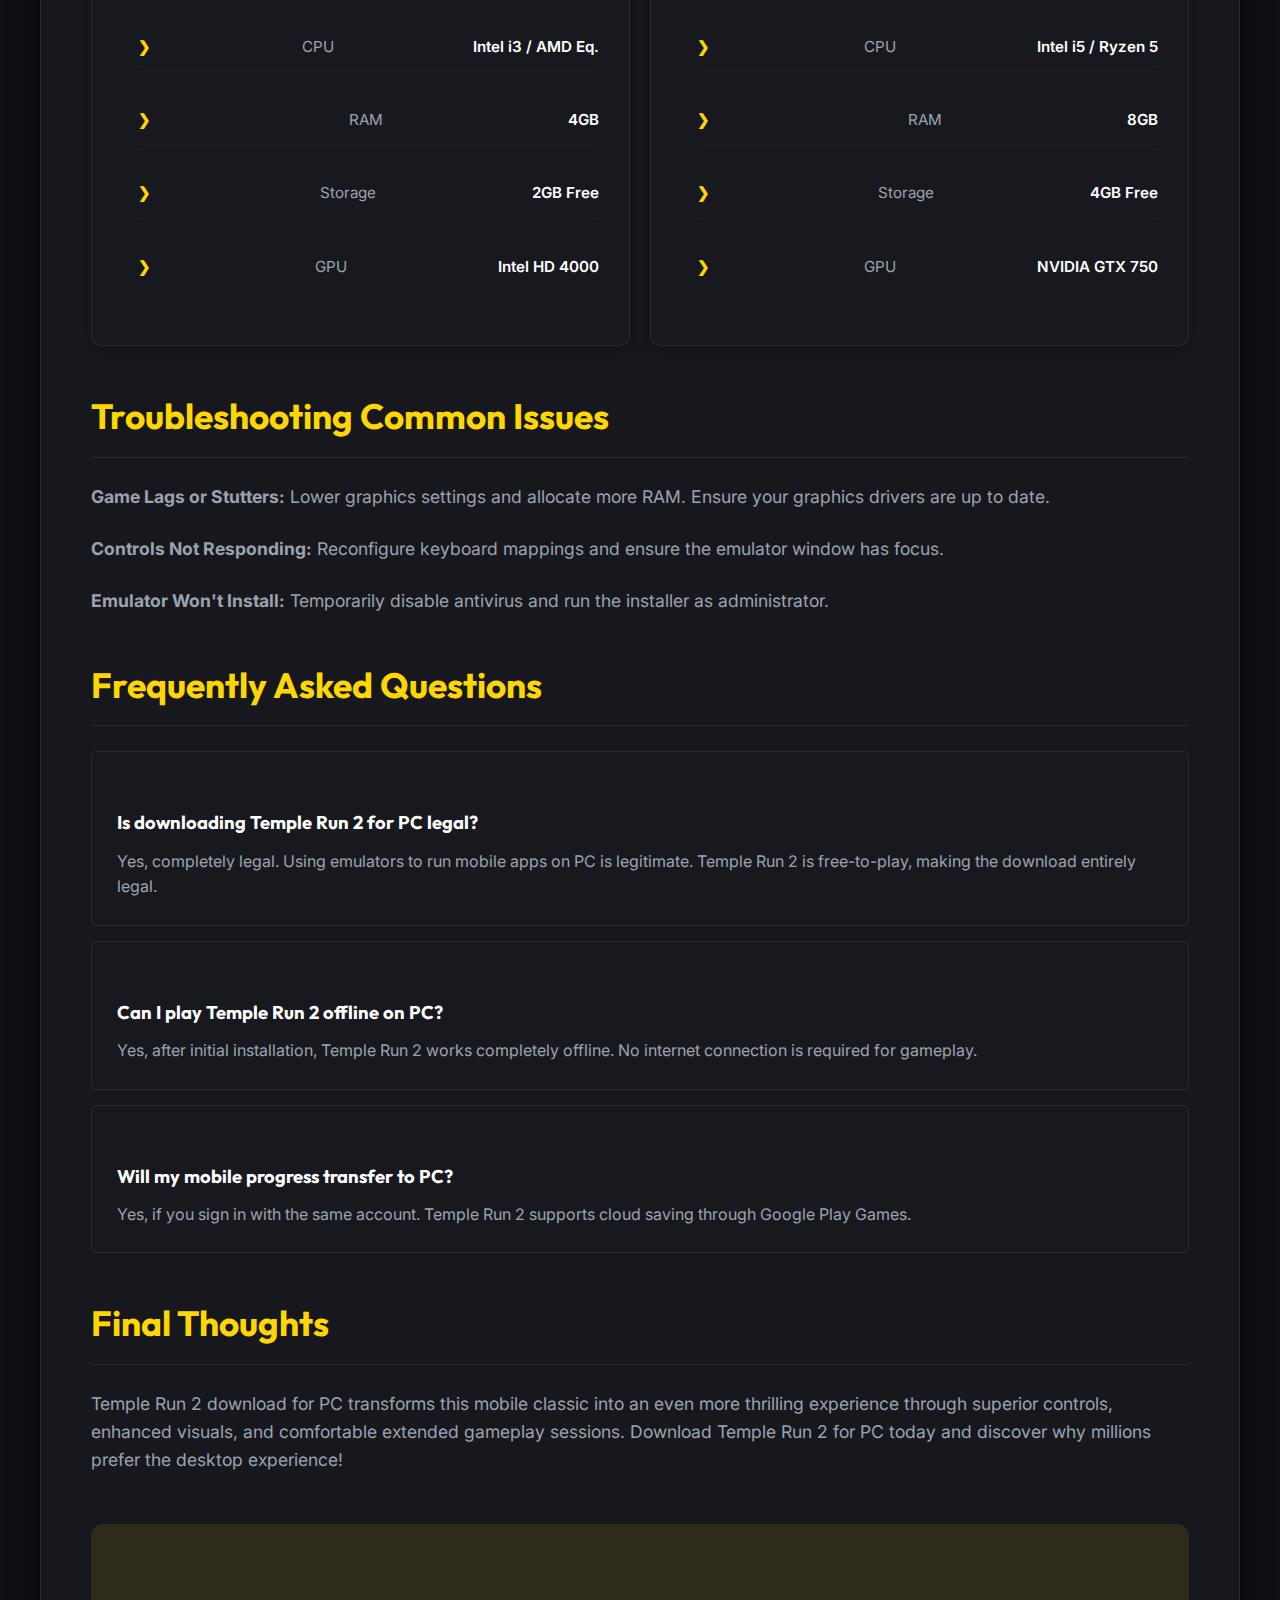
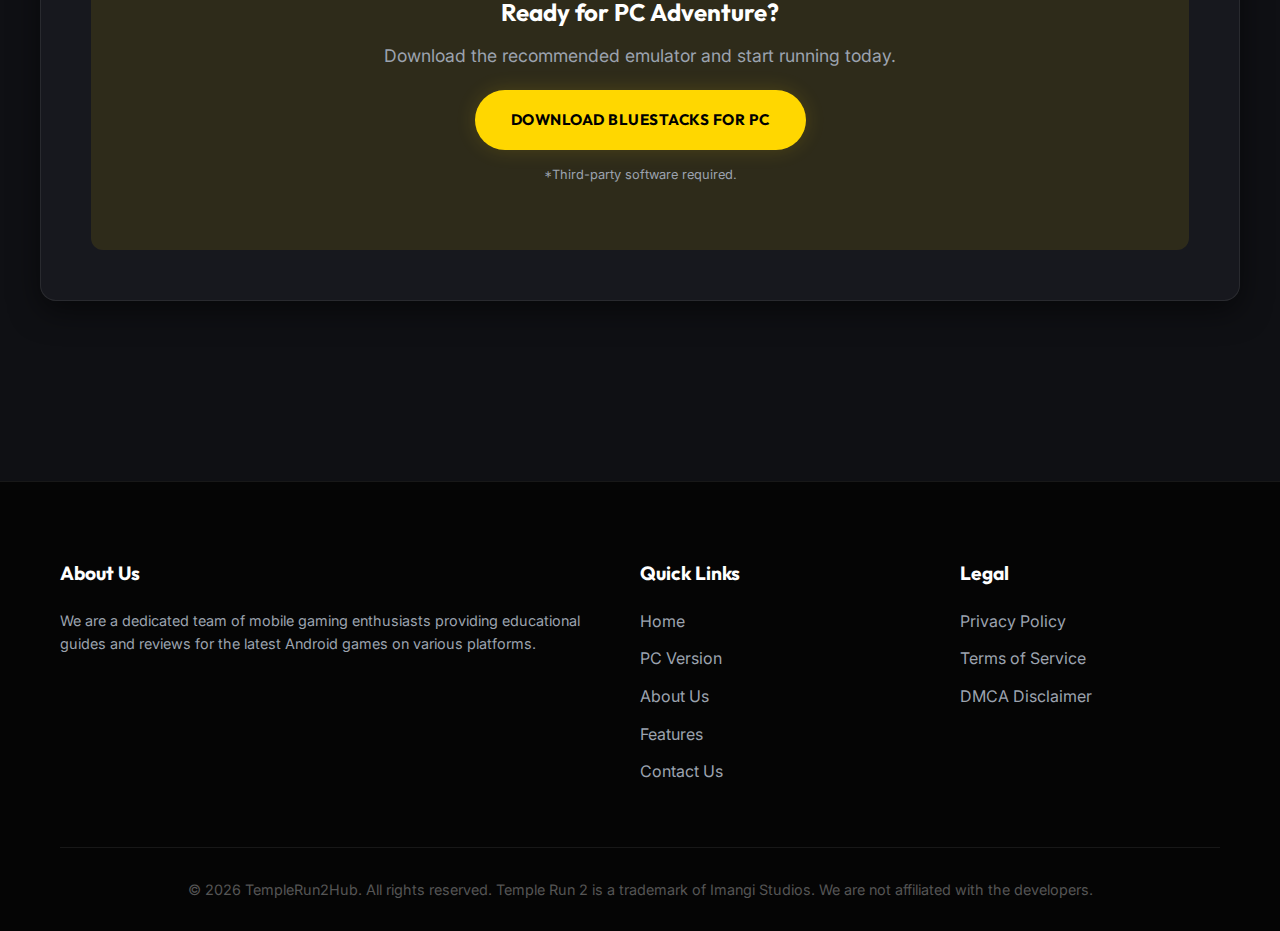
<file: temple-run-for-pc.html>
<!DOCTYPE html>
<html lang="en">

<head>
    <meta charset="UTF-8">
    <meta name="viewport" content="width=device-width, initial-scale=1.0">
    <title>Temple Run 2 Download for PC – Free Installation Guide for Windows & Mac 2026</title>
    <meta name="description"
        content="Learn how to download and install Temple Run 2 on PC. Get the best performance on Windows and Mac with our comprehensive guide using BlueStacks, NoxPlayer, and LDPlayer.">
    <link rel="icon" type="image/icon" href="favicon.ico">
    <link rel="preconnect" href="https://fonts.googleapis.com">
    <link rel="preconnect" href="https://fonts.gstatic.com" crossorigin>
    <link rel="preload" as="image" href="hero-pc.webp">
    <link rel="preload"
        href="https://fonts.googleapis.com/css2?family=Inter:wght@400;500;600;700&family=Outfit:wght@500;700;800;900&display=swap"
        as="style" onload="this.onload=null;this.rel='stylesheet'">
    <noscript>
        <link
            href="https://fonts.googleapis.com/css2?family=Inter:wght@400;500;600;700&family=Outfit:wght@500;700;800;900&display=swap"
            rel="stylesheet">
    </noscript>
    <style>
        /* 
   Theme: Temple Run 2 - Neon & Ancient Gold Premium
   Style: Modern, High-End, Responsive, Cinematic
*/

        :root {
            /* Core Brand Colors */
            --gold-primary: #FFD700;
            --gold-glow: #F4C430;
            --jungle-green: #00C853;
            --danger-red: #FF3D00;
            --cyber-cyan: #00E5FF;
            /* For PC Version */

            /* Dark Mode Foundations */
            --bg-dark: #0f1014;
            --bg-card: #18191f;
            --bg-card-hover: #22232a;
            --text-main: #FFFFFF;
            --text-muted: #9CA3AF;
            --border-light: rgba(255, 255, 255, 0.08);

            /* Dimensions & Spacing */
            --container-width: 1200px;
            --header-height: 70px;
            --radius-lg: 16px;
            --radius-md: 10px;
            --radius-sm: 6px;

            /* Effects */
            --shadow-main: 0 10px 30px rgba(0, 0, 0, 0.5);
            --glow-gold: 0 0 20px rgba(255, 215, 0, 0.15);
            --glow-cyan: 0 0 20px rgba(0, 229, 255, 0.15);
            --transition-fast: 0.2s ease;
            --transition-smooth: 0.4s cubic-bezier(0.16, 1, 0.3, 1);
        }

        /* --- Base Reset & Typography --- */
        * {
            margin: 0;
            padding: 0;
            box-sizing: border-box;
        }

        body {
            font-family: 'Inter', sans-serif;
            background-color: var(--bg-dark);
            color: var(--text-main);
            line-height: 1.6;
            overflow-x: hidden;
            -webkit-font-smoothing: antialiased;
        }

        h1,
        h2,
        h3,
        h4,
        h5,
        h6 {
            font-family: 'Outfit', sans-serif;
            color: var(--text-main);
            line-height: 1.15;
        }

        a {
            text-decoration: none;
            color: inherit;
            transition: var(--transition-fast);
        }

        ul {
            list-style: none;
        }

        img {
            max-width: 100%;
            display: block;
        }

        /* --- Layout Utilities --- */
        .container {
            max-width: var(--container-width);
            margin: 0 auto;
            padding: 0 20px;
            width: 100%;
        }

        .section {
            padding: 80px 0;
        }

        /* --- Header & Navigation --- */
        header {
            height: var(--header-height);
            background: rgba(15, 16, 20, 0.85);
            backdrop-filter: blur(12px);
            -webkit-backdrop-filter: blur(12px);
            border-bottom: 1px solid var(--border-light);
            position: sticky;
            top: 0;
            z-index: 1000;
            display: flex;
            align-items: center;
        }

        nav {
            width: 100%;
            display: flex;
            justify-content: space-between;
            align-items: center;
        }

        .logo {
            font-family: 'Outfit', sans-serif;
            font-size: 1.5rem;
            font-weight: 800;
            text-transform: uppercase;
            letter-spacing: 1px;
            color: var(--gold-primary);
            text-shadow: 0 0 10px rgba(255, 215, 0, 0.3);
        }

        .logo span {
            color: var(--text-main);
        }

        /* Desktop Nav Links */
        .nav-links {
            display: flex;
            gap: 32px;
        }

        .nav-links a {
            font-weight: 500;
            font-size: 0.95rem;
            color: var(--text-muted);
            position: relative;
            padding: 5px 0;
        }

        .nav-links a:hover,
        .nav-links a.active {
            color: var(--gold-primary);
        }

        .nav-links a::after {
            content: '';
            position: absolute;
            bottom: 0;
            left: 0;
            width: 0;
            height: 2px;
            background: var(--gold-primary);
            transition: var(--transition-smooth);
        }

        .nav-links a:hover::after,
        .nav-links a.active::after {
            width: 100%;
        }

        /* --- Mobile Drawer & Toggle --- */
        .mobile-nav-toggle {
            display: none;
            background: none;
            border: none;
            cursor: pointer;
            padding: 10px;
            z-index: 1100;
        }

        .hamburger-line {
            display: block;
            width: 24px;
            height: 2px;
            background-color: var(--text-main);
            margin: 5px 0;
            transition: var(--transition-smooth);
        }

        .mobile-drawer {
            position: fixed;
            top: 0;
            right: -100%;
            width: 280px;
            height: 100vh;
            background: var(--bg-card);
            z-index: 1050;
            transition: var(--transition-smooth);
            padding: 80px 30px;
            box-shadow: -5px 0 30px rgba(0, 0, 0, 0.5);
            border-left: 1px solid var(--border-light);
        }

        .mobile-drawer.active {
            right: 0;
        }

        .drawer-overlay {
            position: fixed;
            top: 0;
            left: 0;
            width: 100%;
            height: 100%;
            background: rgba(0, 0, 0, 0.6);
            backdrop-filter: blur(4px);
            z-index: 1040;
            opacity: 0;
            visibility: hidden;
            transition: var(--transition-fast);
        }

        .drawer-overlay.active {
            opacity: 1;
            visibility: visible;
        }

        /* Mobile Menu Animation */
        .mobile-nav-toggle[aria-expanded="true"] .hamburger-line:nth-child(1) {
            transform: rotate(45deg) translate(5px, 5px);
        }

        .mobile-nav-toggle[aria-expanded="true"] .hamburger-line:nth-child(2) {
            opacity: 0;
        }

        .mobile-nav-toggle[aria-expanded="true"] .hamburger-line:nth-child(3) {
            transform: rotate(-45deg) translate(5px, -5px);
        }

        /* --- Hero Section --- */
        .hero {
            position: relative;
            height: 100vh;
            display: flex;
            align-items: center;
            justify-content: center;
            text-align: center;
            overflow: hidden;
            /* background properties removed */
        }

        .hero-bg {
            position: absolute;
            top: 0;
            left: 0;
            width: 100%;
            height: 100%;
            object-fit: cover;
            z-index: 0;
        }

        .hero-overlay {
            position: absolute;
            inset: 0;
            background: radial-gradient(circle at center, rgba(15, 16, 20, 0.4) 0%, rgba(15, 16, 20, 0.95) 100%);
            z-index: 1;
        }

        .hero-content {

            position: relative;
            z-index: 2;
            max-width: 900px;
            padding: 0 20px;
            margin: 0 auto;
            animation: slideUpFade 0.8s cubic-bezier(0.16, 1, 0.3, 1);
        }

        @keyframes slideUpFade {
            from {
                opacity: 0;
                transform: translateY(30px);
            }

            to {
                opacity: 1;
                transform: translateY(0);
            }
        }

        .hero h1 {
            font-size: 4.5rem;
            font-weight: 800;
            margin-bottom: 24px;
            letter-spacing: -1px;
            text-shadow: 0 10px 40px rgba(0, 0, 0, 0.6);
        }

        .hero-home h1 {
            background: linear-gradient(135deg, #FFF 30%, var(--gold-primary));
            -webkit-background-clip: text;
            -webkit-text-fill-color: transparent;
        }

        .hero-pc h1 {
            background: linear-gradient(135deg, #FFF 30%, var(--cyber-cyan));
            -webkit-background-clip: text;
            -webkit-text-fill-color: transparent;
        }

        .hero p {
            font-size: 1.25rem;
            color: #E2E8F0;
            margin-bottom: 40px;
            max-width: 650px;
            margin-left: auto;
            margin-right: auto;
        }

        /* CTA Buttons */
        .cta-group {
            display: flex;
            gap: 20px;
            justify-content: center;
            flex-wrap: wrap;
        }

        .btn {
            display: inline-flex;
            align-items: center;
            justify-content: center;
            padding: 18px 36px;
            border-radius: 50px;
            font-weight: 700;
            font-family: 'Outfit', sans-serif;
            text-transform: uppercase;
            letter-spacing: 0.5px;
            transition: all 0.3s cubic-bezier(0.16, 1, 0.3, 1);
            cursor: pointer;
            font-size: 0.95rem;
        }

        .btn-primary {
            background: var(--gold-primary);
            color: #000;
            box-shadow: var(--glow-gold);
        }

        .btn-primary:hover {
            transform: translateY(-3px);
            box-shadow: 0 10px 30px rgba(255, 215, 0, 0.4);
            background: #FFEA00;
        }

        .hero-pc .btn-primary {
            background: var(--cyber-cyan);
            box-shadow: var(--glow-cyan);
        }

        .hero-pc .btn-primary:hover {
            box-shadow: 0 10px 30px rgba(0, 229, 255, 0.4);
            background: #40FFFF;
        }

        .btn-secondary {
            background: rgba(255, 255, 255, 0.05);
            backdrop-filter: blur(5px);
            border: 1px solid rgba(255, 255, 255, 0.2);
            color: #FFF;
        }

        .btn-secondary:hover {
            background: rgba(255, 255, 255, 0.1);
            border-color: #FFF;
            transform: translateY(-3px);
        }

        /* --- Main Layout Grid --- */
        /* --- Removed Content Grid (Single Column Layout) --- */

        /* Modern App Info Panel */
        .app-info-panel {
            background: var(--bg-card);
            border: 1px solid var(--border-light);
            border-radius: var(--radius-lg);
            padding: 40px;
            margin-top: -80px;
            /* Overlap hero */
            position: relative;
            z-index: 10;
            box-shadow: var(--shadow-main);
            margin-bottom: 50px;
        }

        .app-info-grid {
            display: grid;
            grid-template-columns: repeat(auto-fit, minmax(180px, 1fr));
            gap: 20px;
            margin-bottom: 30px;
        }

        .info-item {
            display: flex;
            flex-direction: column;
            gap: 8px;
            padding: 15px;
            background: rgba(255, 255, 255, 0.03);
            border-radius: var(--radius-md);
            border: 1px solid rgba(255, 255, 255, 0.05);
            transition: var(--transition-fast);
        }

        .info-item:hover {
            background: rgba(255, 255, 255, 0.06);
            border-color: var(--gold-primary);
        }

        .info-label {
            font-size: 0.85rem;
            color: var(--text-muted);
            text-transform: uppercase;
            letter-spacing: 0.5px;
            font-weight: 600;
        }

        .info-value {
            font-size: 1.1rem;
            color: #FFF;
            font-weight: 700;
            font-family: 'Outfit', sans-serif;
        }

        .trust-badges {
            display: flex;
            gap: 15px;
            flex-wrap: wrap;
            justify-content: center;
            border-top: 1px solid var(--border-light);
            padding-top: 25px;
        }

        .badge {
            background: rgba(0, 200, 83, 0.1);
            color: #00C853;
            padding: 8px 16px;
            border-radius: 20px;
            font-size: 0.9rem;
            font-weight: 600;
            border: 1px solid rgba(0, 200, 83, 0.2);
            display: inline-flex;
            align-items: center;
            gap: 8px;
        }

        /* Article Styling */
        .main-article {
            background: rgba(24, 25, 31, 0.95);
            border: 1px solid var(--border-light);
            border-radius: var(--radius-lg);
            padding: 50px;
            box-shadow: var(--shadow-main);
        }

        .main-article h2 {
            font-size: 2.2rem;
            margin: 50px 0 25px;
            padding-bottom: 20px;
            border-bottom: 1px solid var(--border-light);
            color: var(--gold-primary);
        }

        .main-article h2:first-of-type {
            margin-top: 0;
        }

        .main-article h3 {
            font-size: 1.5rem;
            margin: 35px 0 15px;
            color: #FFF;
        }

        .main-article p,
        .main-article li {
            font-size: 1.1rem;
            color: var(--text-muted);
            margin-bottom: 1.5rem;
        }

        .main-article ul {
            padding-left: 1rem;
        }

        .main-article li {
            display: flex;
            align-items: flex-start;
        }

        .main-article li::before {
            content: '❯';
            color: var(--gold-primary);
            margin-right: 12px;
            font-weight: bold;
        }

        /* Sidebar Styling */
        .sidebar {
            position: sticky;
            top: 100px;
        }

        .info-card {
            background: var(--bg-card);
            border: 1px solid var(--border-light);
            border-radius: var(--radius-md);
            padding: 30px;
            margin-bottom: 30px;
            box-shadow: 0 4px 20px rgba(0, 0, 0, 0.2);
        }

        .info-card h3 {
            font-size: 1.25rem;
            margin-bottom: 25px;
            padding-bottom: 15px;
            border-bottom: 1px solid var(--border-light);
        }

        .app-info-list li {
            display: flex;
            justify-content: space-between;
            padding: 12px 0;
            border-bottom: 1px solid rgba(255, 255, 255, 0.03);
            font-size: 0.95rem;
        }

        .app-info-list li:last-child {
            border-bottom: none;
        }

        .app-info-list span:first-child {
            color: var(--text-muted);
        }

        .app-info-list span:last-child {
            color: #FFF;
            font-weight: 600;
            text-align: right;
        }

        /* Features Grid */
        .features-grid {
            display: grid;
            grid-template-columns: repeat(auto-fit, minmax(280px, 1fr));
            gap: 25px;
            margin: 40px 0;
        }

        .feature-item {
            background: linear-gradient(180deg, rgba(255, 255, 255, 0.03), transparent);
            border: 1px solid var(--border-light);
            padding: 30px;
            border-radius: var(--radius-md);
            transition: var(--transition-fast);
        }

        .feature-item:hover {
            transform: translateY(-5px);
            border-color: var(--gold-primary);
            background: rgba(255, 215, 0, 0.05);
        }

        .feature-icon {
            font-size: 2.5rem;
            margin-bottom: 20px;
        }

        /* FAQ */
        .faq-item {
            background: var(--bg-card);
            border: 1px solid var(--border-light);
            padding: 25px;
            margin-bottom: 15px;
            border-radius: var(--radius-sm);
            transition: background 0.2s;
        }

        .faq-item:hover {
            background: var(--bg-card-hover);
        }

        .faq-item h3 {
            font-size: 1.15rem;
            margin-bottom: 0;
            color: #FFF;
        }

        .faq-item p {
            margin: 15px 0 0;
            font-size: 1rem;
        }

        /* Footer */
        footer {
            background: #050505;
            border-top: 1px solid var(--border-light);
            padding: 80px 0 30px;
            margin-top: 100px;
        }

        .footer-content {
            display: grid;
            grid-template-columns: 2fr 1fr 1fr;
            gap: 60px;
            margin-bottom: 50px;
        }

        .footer-col h4 {
            color: #FFF;
            margin-bottom: 25px;
            font-size: 1.2rem;
        }

        .footer-links a {
            display: block;
            margin-bottom: 12px;
            color: var(--text-muted);
        }

        .footer-links a:hover {
            color: var(--gold-primary);
            padding-left: 5px;
        }

        .copyright {
            text-align: center;
            padding-top: 30px;
            border-top: 1px solid var(--border-light);
            font-size: 0.9rem;
            color: #555;
        }

        /* --- Media Queries (Responsiveness) --- */
        @media (max-width: 1024px) {
            .app-info-panel {
                margin-top: -40px;
                padding: 25px;
            }

            .sidebar {
                margin-top: 40px;
            }

            .hero h1 {
                font-size: 3.5rem;
            }
        }

        @media (max-width: 768px) {

            /* Header & Mobile Nav */
            .mobile-nav-toggle {
                display: block;
            }

            .nav-links {
                display: none;
            }

            /* Hide default desktop links */

            /* Reveal links inside drawer instead */
            .mobile-drawer .nav-links {
                display: flex;
                flex-direction: column;
                gap: 20px;
            }

            .mobile-drawer .nav-links a {
                font-size: 1.25rem;
                border-bottom: 1px solid rgba(255, 255, 255, 0.05);
                width: 100%;
                display: block;
                padding: 15px 0;
            }

            .mobile-drawer .nav-links a::after {
                display: none;
            }

            /* Hero */
            .hero {
                min-height: 70vh;
                padding-top: var(--header-height);
            }

            .hero h1 {
                font-size: 2.8rem;
            }

            .hero p {
                font-size: 1.1rem;
            }

            .section {
                padding: 50px 0;
            }

            .main-article {
                padding: 25px;
            }

            .main-article h2 {
                font-size: 1.8rem;
            }

            .footer-content {
                grid-template-columns: 1fr;
                gap: 40px;
            }
        }

        @media (max-width: 480px) {
            .container {
                padding: 0 16px;
            }

            .hero h1 {
                font-size: 2.2rem;
            }

            .btn {
                width: 100%;
                padding: 15px;
            }

            .cta-group {
                flex-direction: column;
                gap: 15px;
            }

            .btn-secondary {
                margin-left: 0;
            }
        }
    </style>
    <link rel="canonical" href="https://templerun2modapk.online/temple-run-for-pc.html" />

    <!-- Open Graph / Facebook -->
    <meta property="og:type" content="website">
    <meta property="og:url" content="https://templerun2modapk.online/temple-run-for-pc.html">
    <meta property="og:title" content="Temple Run 2 Download for PC – Free Installation Guide 2026">
    <meta property="og:description"
        content="Learn how to download and install Temple Run 2 on PC. Get the best performance on Windows and Mac with our comprehensive guide using BlueStacks.">
    <meta property="og:image" content="https://templerun2modapk.online/hero-pc.png">

    <!-- Twitter -->
    <meta property="twitter:card" content="summary_large_image">
    <meta property="twitter:url" content="https://templerun2modapk.online/temple-run-for-pc.html">
    <meta property="twitter:title" content="Temple Run 2 Download for PC – Free Installation Guide 2026">
    <meta property="twitter:description"
        content="Learn how to download and install Temple Run 2 on PC. Get the best performance on Windows and Mac with our comprehensive guide using BlueStacks.">
    <meta property="twitter:image" content="https://templerun2modapk.online/hero-pc.png">

    <!-- Schema.org Markup -->
    <script type="application/ld+json">
    {
      "@context": "https://schema.org",
      "@type": "HowTo",
      "name": "How to Install Temple Run 2 on PC",
      "description": "A comprehensive guide on installing Temple Run 2 on Windows and Mac using Android emulators.",
      "step": [
        {
          "@type": "HowToStep",
          "text": "Download BlueStacks from the official website."
        },
        {
          "@type": "HowToStep",
          "text": "Install BlueStacks on your PC."
        },
        {
          "@type": "HowToStep",
          "text": "Open Play Store within BlueStacks and sign in."
        },
        {
          "@type": "HowToStep",
          "text": "Search for Temple Run 2 and click Install."
        }
      ]
    }
    </script>

</head>

<body>
    <header>
        <div class="container">
            <nav>
                <a href="index.html" class="logo">TempleRun2<span style="color:var(--text-main)">Hub</span></a>
                <div class="nav-links">
                    <a href="index.html">Home</a>
                    <a href="temple-run-for-pc.html" class="active">PC</a>
                    <a href="aboutus.html">About</a>
                </div>
                <button class="mobile-nav-toggle" aria-label="Toggle navigation" aria-expanded="false">
                    <span class="hamburger-line"></span>
                    <span class="hamburger-line"></span>
                    <span class="hamburger-line"></span>
                </button>
            </nav>
        </div>
    </header>

    <section class="hero">
        <img src="hero-pc.webp" alt="Temple Run 2 PC Hero Background" class="hero-bg" fetchpriority="high" width="1920"
            height="1080">
        <div class="hero-overlay"></div>
        <div class="container">
            <div class="hero-content">
                <h1>Temple Run 2 mod apk for PC – Unlimited Coins and Gems for Windows & Mac 2026</h1>
                <p>Experience the thrilling endless runner on the big screen with precise controls and superior
                    performance.</p>
                <div class="cta-group">
                    <a href="#installation-guide" class="btn btn-primary">View Installation Guide</a>
                    <a href="index.html" class="btn btn-secondary">Download MOD APK</a>
                </div>
            </div>
        </div>
    </section>

    <main class="container section">

        <!-- Modern App Info Section -->
        <div class="app-info-panel">
            <div class="app-info-grid">
                <div class="info-item">
                    <span class="info-label">App Name</span>
                    <span class="info-value">Temple Run 2</span>
                </div>
                <div class="info-item">
                    <span class="info-label">Platform</span>
                    <span class="info-value">PC (Window / Mac)</span>
                </div>
                <div class="info-item">
                    <span class="info-label">Emulator Rec</span>
                    <span class="info-value">BlueStacks 5 / LDPlayer</span>
                </div>
                <div class="info-item">
                    <span class="info-label">License</span>
                    <span class="info-value">Free</span>
                </div>
                <div class="info-item">
                    <span class="info-label">Version</span>
                    <span class="info-value">1.128.0 (Latest)</span>
                </div>
                <div class="info-item">
                    <span class="info-label">Last Update</span>
                    <span class="info-value">December 29, 2026</span>
                </div>
                <div class="info-item">
                    <span class="info-label">Performance</span>
                    <span class="info-value">60 FPS / HD</span>
                </div>
            </div>

            <div class="trust-badges">
                <span class="badge"> Virus Scanned</span>
                <span class="badge"> Verified Working</span>
                <span class="badge"> Keyboard Support</span>
            </div>
        </div>

        <article class="main-article">
            <header>
                <h2>Temple Run 2 Download for PC – Free Installation Guide for Windows & Mac 2026</h2>
            </header>

            <p>Temple Run 2 has dominated mobile gaming for years, but experiencing this thrilling endless runner on
                PC takes the excitement to an entirely new level. The larger screen, precise keyboard controls, and
                superior performance transform this mobile classic into an even more immersive adventure that keeps
                you on the edge of your seat.</p>

            <p>Playing Temple Run 2 on your computer offers significant advantages over mobile devices. Desktop
                monitors provide better visibility for spotting upcoming obstacles, keyboard controls deliver more
                accurate responses than touchscreen swipes, and your PC's processing power ensures smooth 60fps
                gameplay without battery concerns or overheating issues.</p>

            <h2 id="why-pc">Why Download Temple Run 2 Mod APK for PC</h2>
            <p>The temple run computer game download brings console-quality endless running to your desktop. While
                the mobile version offers portability, the PC experience delivers superior gameplay that mobile
                devices simply cannot match.</p>

            <p><strong>Screen size makes a dramatic difference:</strong> Desktop monitors ranging from 15 to 27
                inches provide vastly better visibility than 5-6 inch phone screens. You can see obstacles
                approaching from greater distances, plan your moves earlier, and appreciate the beautiful
                environments in stunning detail.</p>

            <p><strong>Keyboard and mouse controls:</strong> Offer precision impossible with touchscreen swipes. Map
                movement commands to arrow keys or WASD, jumps to spacebar, and slides to shift keys. This setup
                provides instant, accurate responses that improve reaction times during split-second decisions.</p>

            <p><strong>Consistent Performance:</strong> Your computer's cooling systems prevent performance
                throttling. Mobile phones slow down during extended play as heat builds up, but PC cooling maintains
                consistent performance indefinitely. This means no lag spikes during crucial moments that could end
                your run.</p>

            <p><strong>Unlimited Playtime:</strong> Battery life never interrupts gameplay on PC. Play for unlimited
                hours without worrying about device charging or sudden shutdowns from depleted batteries. This makes
                PC ideal for marathon gaming sessions chasing high scores.</p>

            <h2 id="how-it-works">How Temple Run 2 Game Download for PC Works</h2>
            <p>Since Temple Run 2 was designed for mobile platforms, running it on PC requires an Android emulator.
                Emulators are software programs that create a virtual Android environment on your Windows or Mac
                computer, allowing you to run mobile apps exactly as they function on phones and tablets.</p>

            <p>This process is completely legal and safe when using reputable emulators from official sources.
                Millions of users worldwide run Android apps on PC daily through emulators for gaming, app
                development, and testing purposes.</p>

            <p>The emulator handles all the technical work of translating mobile app code into instructions your
                computer understands. You simply install the emulator, download Temple Run 2, and play as if using
                an Android device, but with all the advantages of PC hardware.</p>

            <p>Popular emulators like BlueStacks, NoxPlayer, LDPlayer, and MEmu have been optimized specifically for
                gaming. They provide better performance than standard Android devices, smoother frame rates, and
                customizable controls that enhance the gaming experience beyond what mobile platforms offer.</p>

            <h2 id="installation-guide">Step-by-Step Temple Run 2 Free Download for PC</h2>

            <section id="method-1">
                <h3>Method 1: Using BlueStacks Emulator (Recommended)</h3>
                <p><strong>Step 1: Download BlueStacks</strong><br>
                    Visit the official BlueStacks website at bluestacks.com and click the download button.
                    BlueStacks is the most popular Android emulator with over 500 million users worldwide, known for
                    excellent stability and gaming performance.</p>
                <p>The installer file is approximately 600 MB and downloads quickly on most internet connections.
                    Save it to an easily accessible location like your Downloads folder.</p>

                <p><strong>Step 2: Install BlueStacks</strong><br>
                    Run the downloaded installer by double-clicking the file. Follow the on-screen installation
                    wizard, accepting the terms of service and choosing your installation preferences.</p>
                <p>Installation takes 5-10 minutes depending on your computer speed. The process automatically
                    downloads necessary components and configures the emulator for optimal performance.</p>

                <p><strong>Step 3: Sign In to Google Account</strong><br>
                    BlueStacks prompts you to sign in with a Google account. This step is necessary to access the
                    Google Play Store within the emulator where you'll download Temple Run 2.</p>

                <p><strong>Step 4: Download Temple Run 2</strong><br>
                    Open the Google Play Store icon within BlueStacks. Search for "Temple Run 2" in the search bar
                    at the top of the store. Click Install to begin downloading the 156 MB file.</p>

                <p><strong>Step 5: Configure Controls</strong><br>
                    Launch the game and configure keyboard mapping. Map arrow keys for turning, spacebar for
                    jumping, and shift for sliding.</p>

                <p><strong>Step 6: Start Playing</strong><br>
                    Begin your endless running adventure on PC with smooth performance and enhanced controls.</p>
            </section>

            <section id="method-2">
                <h3>Method 2: Using NoxPlayer Emulator (Alternative)</h3>
                <p><strong>Step 1: Download NoxPlayer</strong><br>
                    Visit the official NoxPlayer website and download the installer. It's approximately 400 MB,
                    making it a good choice for computers with slower connections.</p>
                <p><strong>Step 2: Install and Setup</strong><br>
                    Follow the setup wizard to complete the installation within 5-7 minutes.</p>
                <p><strong>Step 3: Access Play Store</strong><br>
                    Sign in with your Google account to access the mission crucial app library.</p>
                <p><strong>Step 4: Install Temple Run 2</strong><br>
                    Search and install from the Play Store within the NoxPlayer environment.</p>
                <p><strong>Step 5: Customize Settings</strong><br>
                    Configure keyboard mappings and adjust graphics settings based on your PC specifications.</p>
            </section>

            <section id="method-3" style="margin-bottom: 40px;">
                <h3>Method 3: Using LDPlayer (For Lower-End PCs)</h3>
                <p><strong>Step 1: Download LDPlayer</strong><br>
                    LDPlayer excels on computers with modest specifications. Download from the official website.</p>
                <p><strong>Step 2: Installation Process</strong><br>
                    The emulator installs quickly and uses fewer system resources (ideal for 4GB RAM systems).</p>
                <p><strong>Step 3: Download Game</strong><br>
                    Access Play Store, sign in, and download Temple Run 2 seamlessly.</p>
                <p><strong>Step 4: Optimize Performance</strong><br>
                    Use built-in optimization tools for the smoothest possible gameplay on modest systems.</p>
            </section>

            <h2 id="optimization">Optimizing Temple Run for Computer Performance</h2>
            <h3>Graphics Settings Configuration</h3>
            <p>Access your emulator's graphics settings to optimize visual quality and performance balance.
                Higher-end PCs can run maximum graphics, while modest systems should prioritize frame rate
                stability.</p>
            <ul>
                <li><strong>Resolution:</strong> 1080p provides excellent clarity without excessive demands.</li>
                <li><strong>V-Sync:</strong> Enable or disable based on preference to prevent screen tearing.</li>
            </ul>

            <h3>RAM and CPU Allocation</h3>
            <p>Allocate 2-4GB of RAM and 2-4 CPU cores to your emulator for optimal performance. This ensures smooth
                gameplay without lag or stuttering while keeping your host system responsive.</p>

            <h3>Close Background Programs</h3>
            <p>Close unnecessary programs like browsers and video players before launching Temple Run 2 to free up
                system resources. Check Task Manager (Windows) or Activity Monitor (Mac) to identify resource-heavy
                background processes.</p>

            <h2 id="advantages">Advantages of PC Gaming Experience</h2>

            <div class="features-grid">
                <div class="feature-item">
                    <div class="feature-icon">🖥️</div>
                    <h3>Superior Visual Clarity</h3>
                    <p>Desktop monitors display 3D environments with incredible detail. See obstacles approaching
                        from greater distances for better planning.</p>
                </div>
                <div class="feature-item">
                    <div class="feature-icon">⌨️</div>
                    <h3>Precise Control Input</h3>
                    <p>Keyboard controls provide instant, accurate responses. Customize mappings to your preference
                        (Arrow keys or WASD).</p>
                </div>
                <div class="feature-item">
                    <div class="feature-icon">🔊</div>
                    <h3>Enhanced Audio</h3>
                    <p>Experience superior sound design through desktop speakers or headphones. Better audio cues
                        help you react to danger faster.</p>
                </div>
                <div class="feature-item">
                    <div class="feature-icon">🛋️</div>
                    <h3>Ergonomic Comfort</h3>
                    <p>Proper seating and monitor positioning reduce physical strain during long playtime compared
                        to holding mobile devices.</p>
                </div>
            </div>

            <h2 id="requirements">System Requirements</h2>
            <div class="specs-tables"
                style="display: grid; grid-template-columns: 1fr 1fr; gap: 20px; margin-bottom: 40px;">
                <div class="info-card" style="margin: 0;">
                    <h3>Minimum Requirements</h3>
                    <ul class="app-info-list">
                        <li><span>OS</span> <span>Windows 7 / Mac 10.12+</span></li>
                        <li><span>CPU</span> <span>Intel i3 / AMD Eq.</span></li>
                        <li><span>RAM</span> <span>4GB</span></li>
                        <li><span>Storage</span> <span>2GB Free</span></li>
                        <li><span>GPU</span> <span>Intel HD 4000</span></li>
                    </ul>
                </div>
                <div class="info-card" style="margin: 0;">
                    <h3>Recommended Specs</h3>
                    <ul class="app-info-list">
                        <li><span>OS</span> <span>Windows 10/11 / Mac 11+</span></li>
                        <li><span>CPU</span> <span>Intel i5 / Ryzen 5</span></li>
                        <li><span>RAM</span> <span>8GB</span></li>
                        <li><span>Storage</span> <span>4GB Free</span></li>
                        <li><span>GPU</span> <span>NVIDIA GTX 750</span></li>
                    </ul>
                </div>
            </div>

            <h2 id="troubleshooting">Troubleshooting Common Issues</h2>
            <p><strong>Game Lags or Stutters:</strong> Lower graphics settings and allocate more RAM. Ensure your
                graphics drivers are up to date.</p>
            <p><strong>Controls Not Responding:</strong> Reconfigure keyboard mappings and ensure the emulator
                window has focus.</p>
            <p><strong>Emulator Won't Install:</strong> Temporarily disable antivirus and run the installer as
                administrator.</p>

            <h2 id="faq">Frequently Asked Questions</h2>
            <div class="faq-item">
                <h3>Is downloading Temple Run 2 for PC legal?</h3>
                <p>Yes, completely legal. Using emulators to run mobile apps on PC is legitimate. Temple Run 2 is
                    free-to-play, making the download entirely legal.</p>
            </div>
            <div class="faq-item">
                <h3>Can I play Temple Run 2 offline on PC?</h3>
                <p>Yes, after initial installation, Temple Run 2 works completely offline. No internet connection is
                    required for gameplay.</p>
            </div>
            <div class="faq-item">
                <h3>Will my mobile progress transfer to PC?</h3>
                <p>Yes, if you sign in with the same account. Temple Run 2 supports cloud saving through Google Play
                    Games.</p>
            </div>

            <h2>Final Thoughts</h2>
            <p>Temple Run 2 download for PC transforms this mobile classic into an even more thrilling experience
                through superior controls, enhanced visuals, and comfortable extended gameplay sessions. Download
                Temple Run 2 for PC today and discover why millions prefer the desktop experience!</p>

            <div id="download-section"
                style="margin-top: 50px; text-align: center; background: rgba(255,215,0,0.1); padding: 40px; border-radius: 12px; border: 1px solid var(--primary-gold);">
                <h3>Ready for PC Adventure?</h3>
                <p style="margin-bottom: 20px;">Download the recommended emulator and start running today.</p>
                <a href="https://bluestacks.com" class="btn btn-primary">Download BlueStacks for PC</a>
                <p style="font-size: 0.8rem; margin-top: 15px; color: var(--text-muted);">*Third-party software
                    required.</p>
            </div>

        </article>

        <aside class="sidebar">
            </article>
            <!-- Sidebar Removed -->
    </main>

    <footer>
        <div class="container">
            <div class="footer-content">
                <div class="footer-col">
                    <h4>About Us</h4>
                    <p style="color: var(--text-muted); font-size: 0.9rem;">We are a dedicated team of mobile gaming
                        enthusiasts providing educational guides and reviews for the latest Android games on various
                        platforms.</p>
                </div>
                <div class="footer-col">
                    <h4>Quick Links</h4>
                    <ul class="footer-links">
                        <li><a href="index.html">Home</a></li>
                        <li><a href="temple-run-for-pc.html">PC Version</a></li>
                        <li><a href="aboutus.html">About Us</a></li>
                        <li><a href="index.html#features">Features</a></li>
                        <li><a href="contact.html">Contact Us</a></li>
                    </ul>
                </div>
                <div class="footer-col">
                    <h4>Legal</h4>
                    <ul class="footer-links">
                        <li><a href="privacy.html">Privacy Policy</a></li>
                        <li><a href="terms.html">Terms of Service</a></li>
                        <li><a href="dmca.html">DMCA Disclaimer</a></li>
                    </ul>
                </div>
            </div>
            <div class="copyright">
                <p>&copy; 2026 TempleRun2Hub. All rights reserved. Temple Run 2 is a trademark of Imangi Studios. We are
                    not affiliated with the developers.</p>
            </div>
        </div>
    </footer>
    <!-- Mobile Drawer -->
    <div class="mobile-drawer">
        <div class="nav-links">
            <a href="index.html">Home</a>
            <a href="temple-run-for-pc.html" class="active">PC Mode</a>
            <a href="aboutus.html">About Us</a>
            <a href="contact.html">Contact</a>
        </div>
    </div>
    <div class="drawer-overlay"></div>

    <script src="script.js" defer></script>
</body>

</html>
</file>
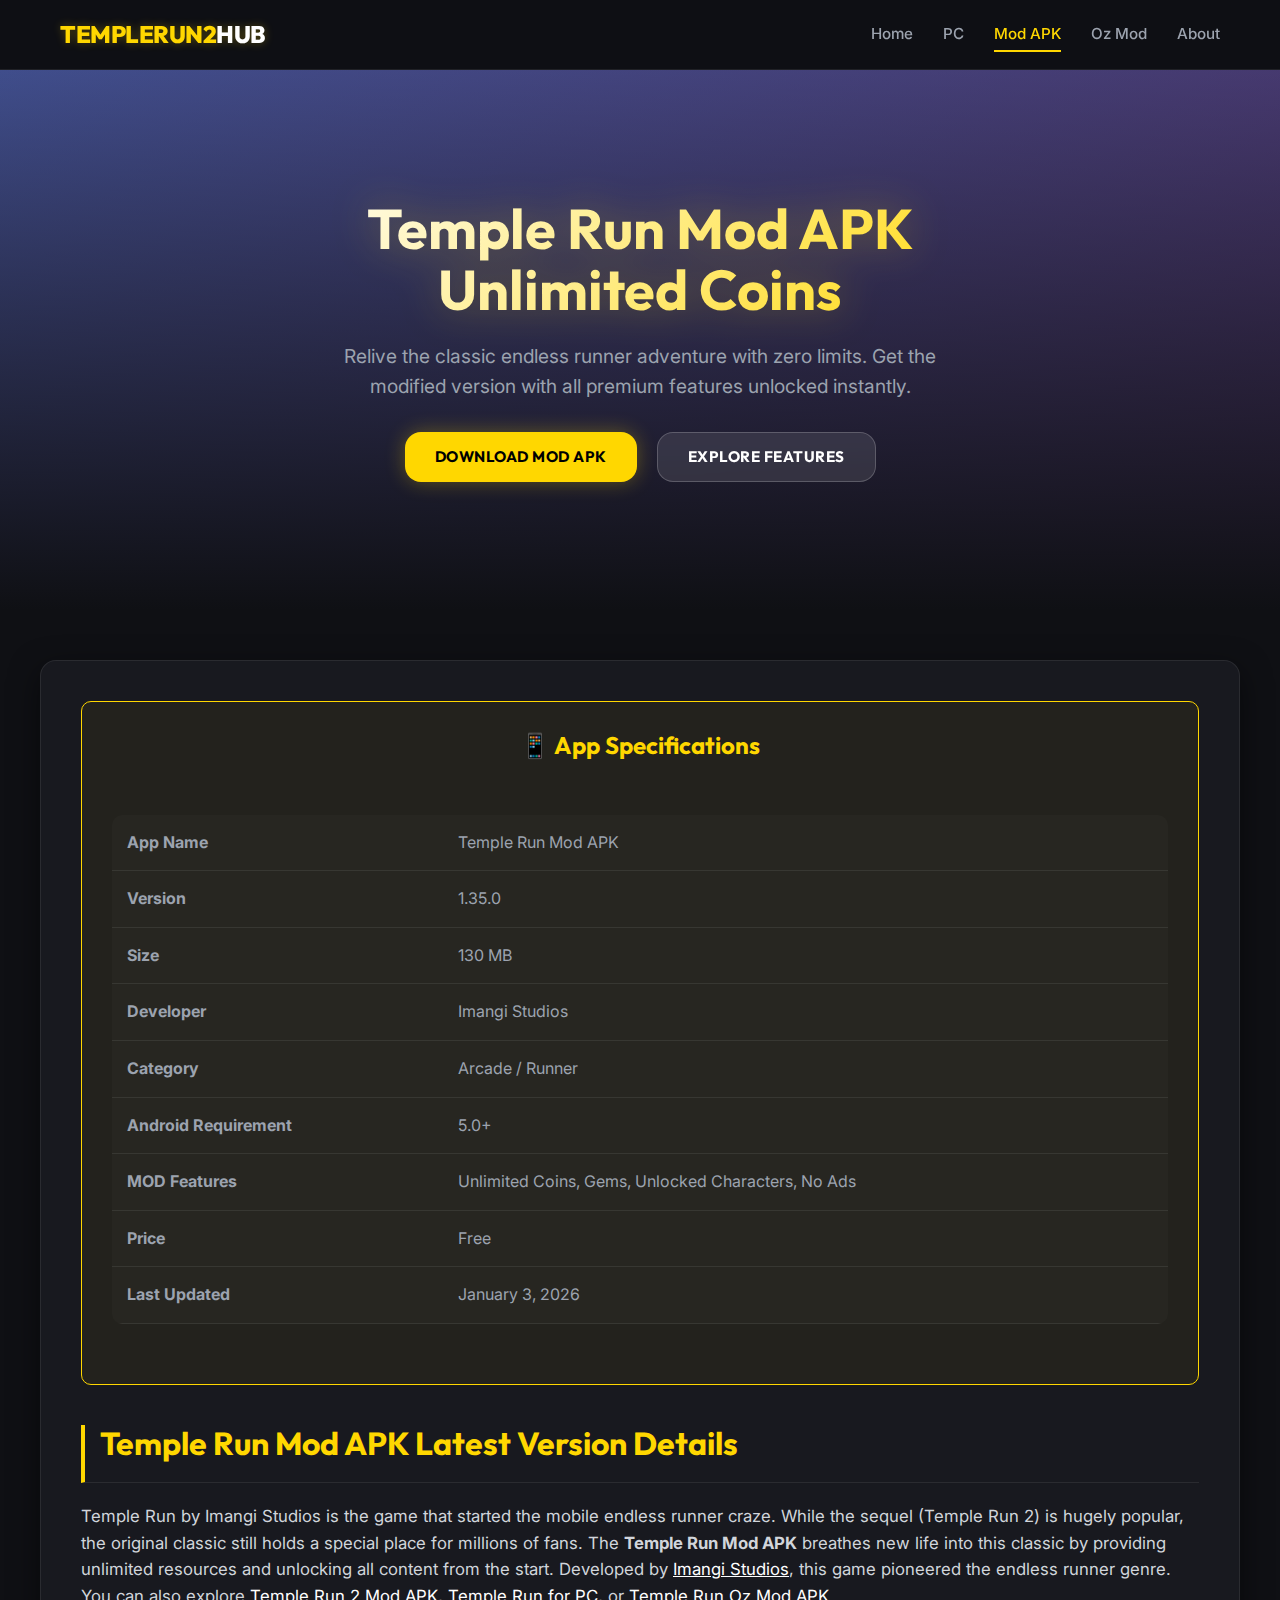
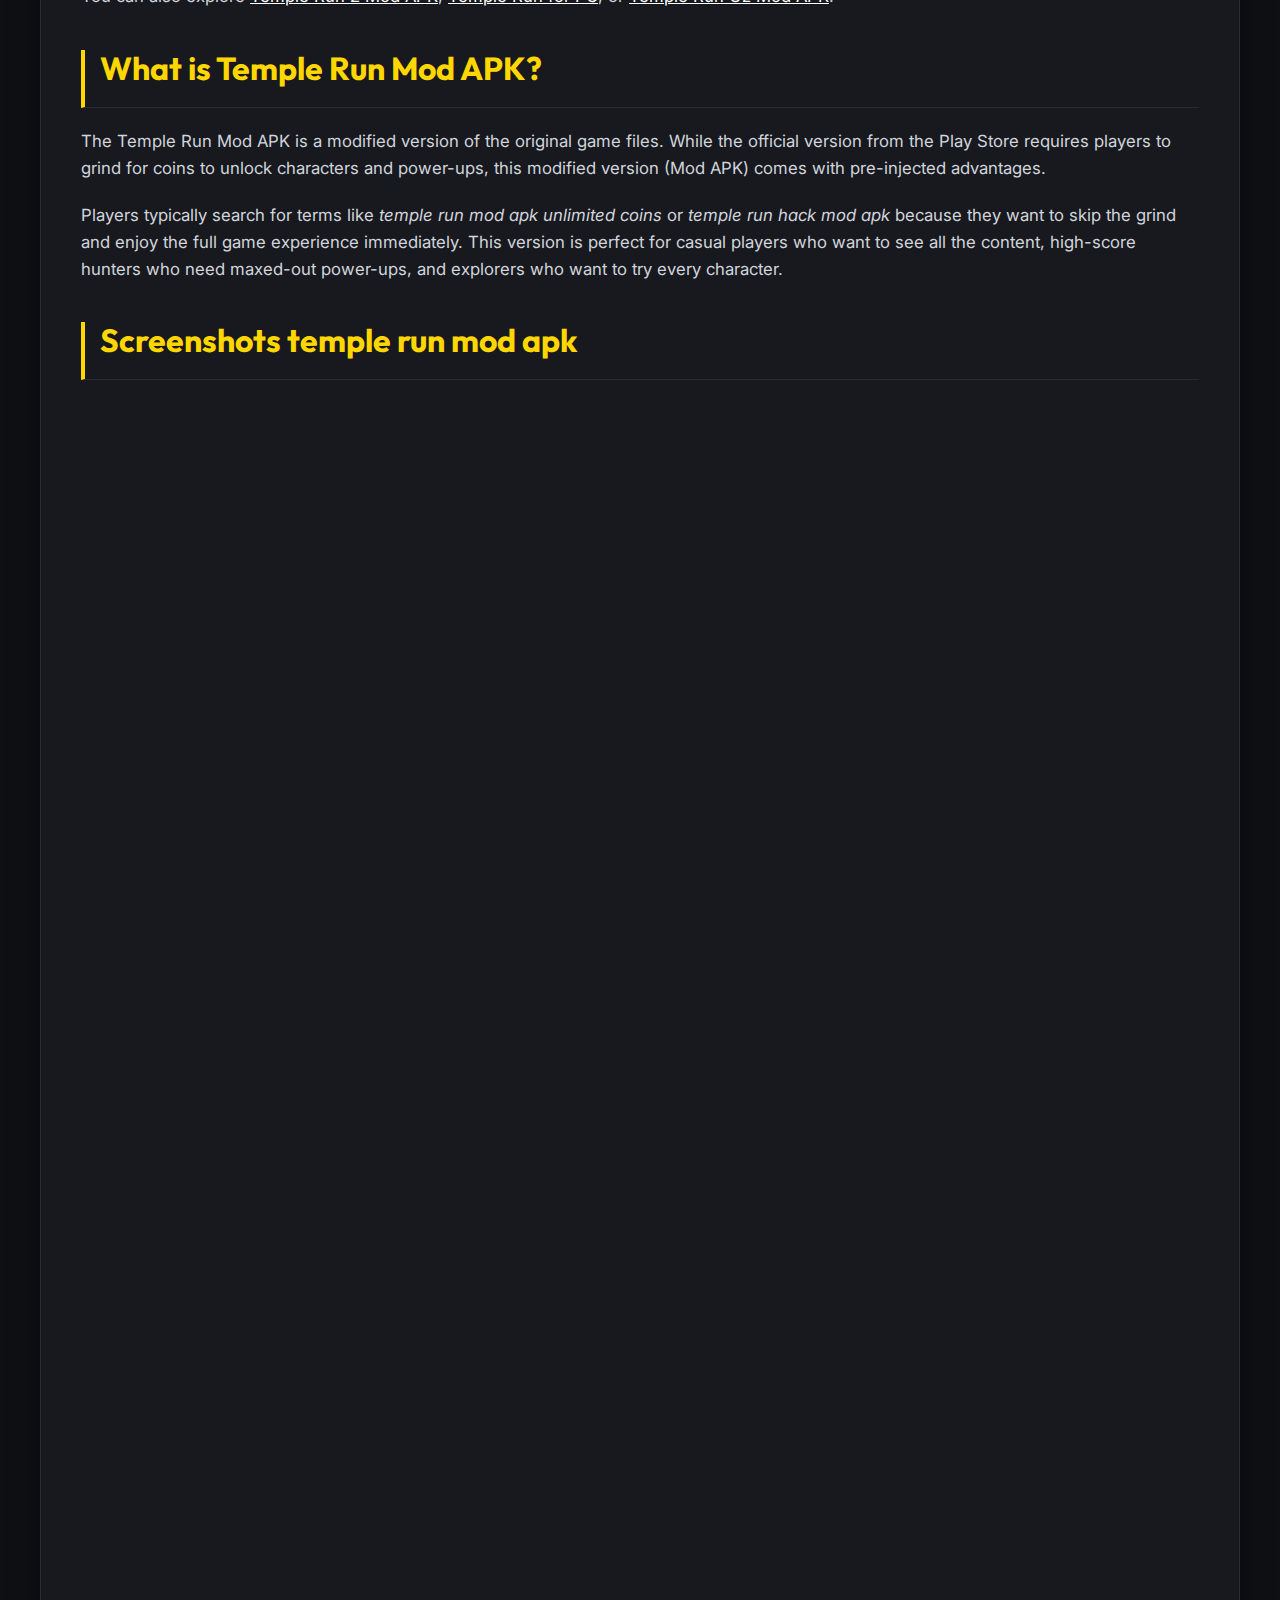
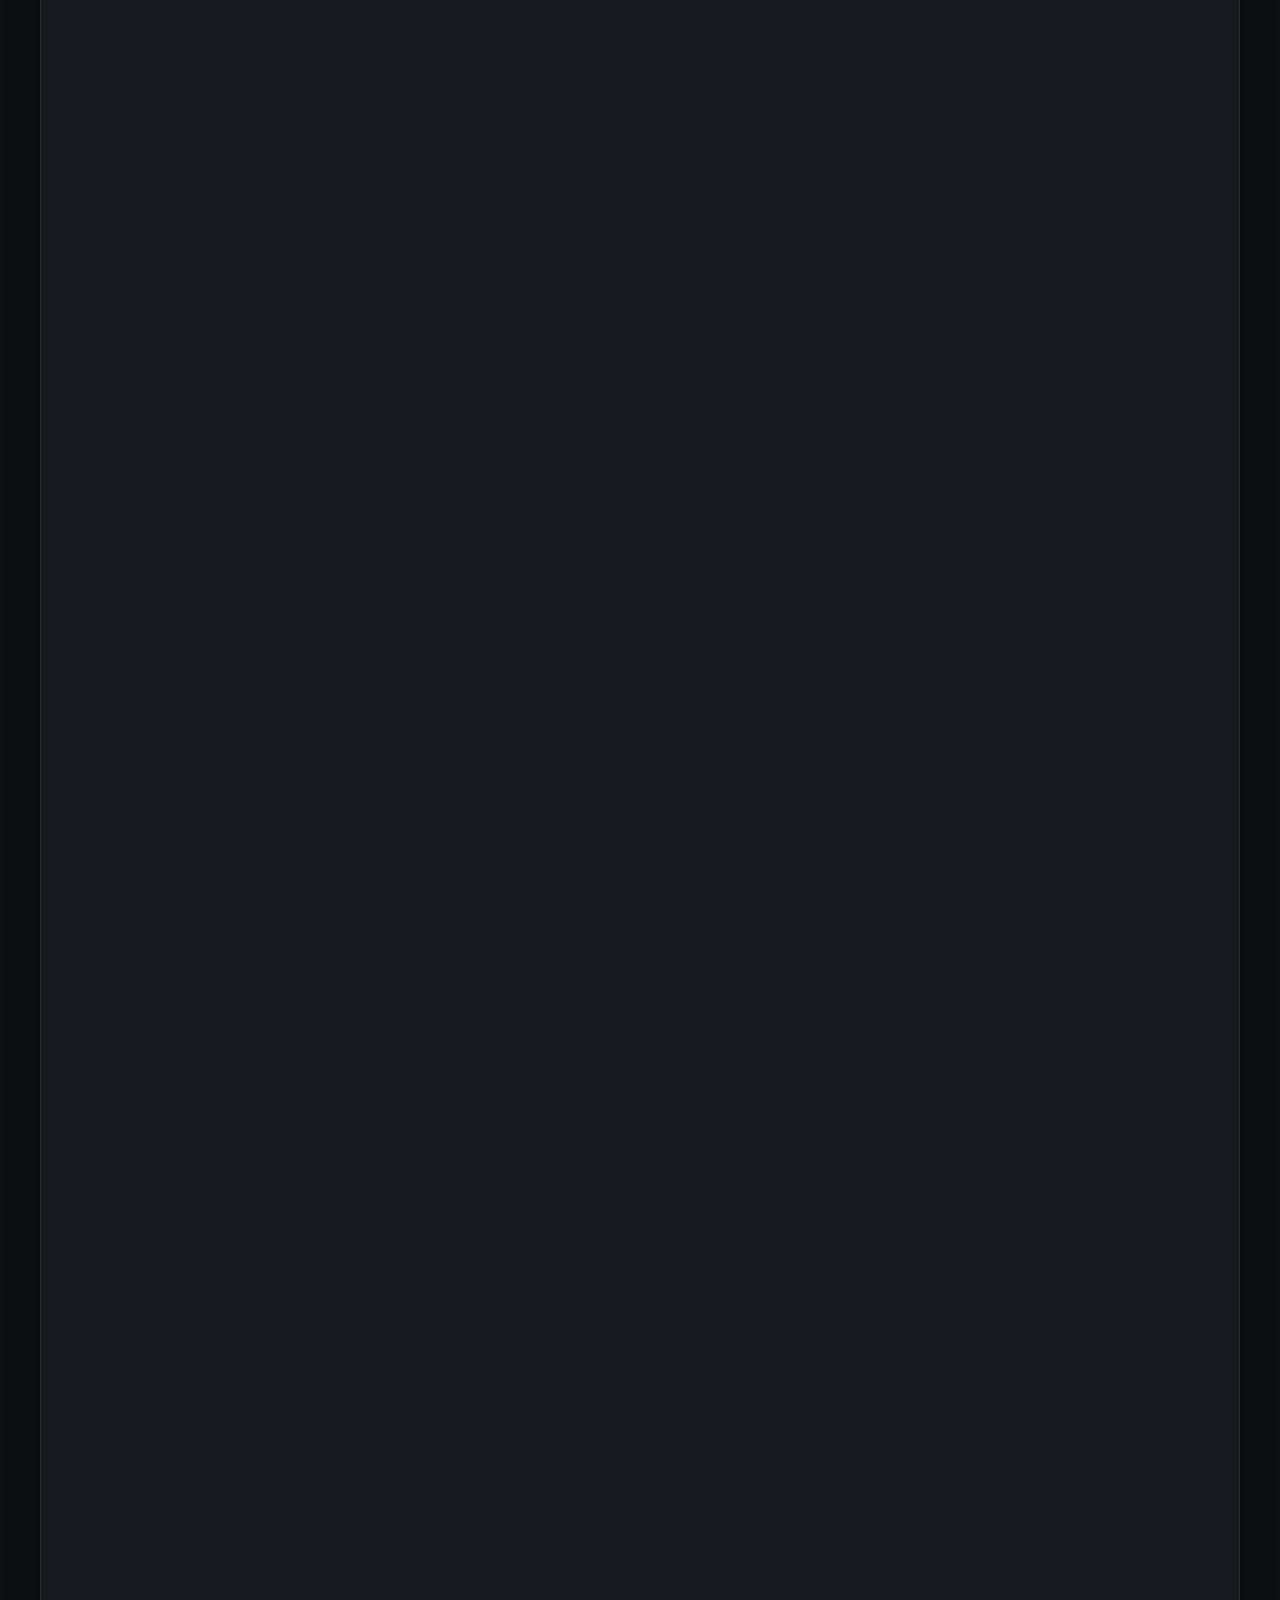
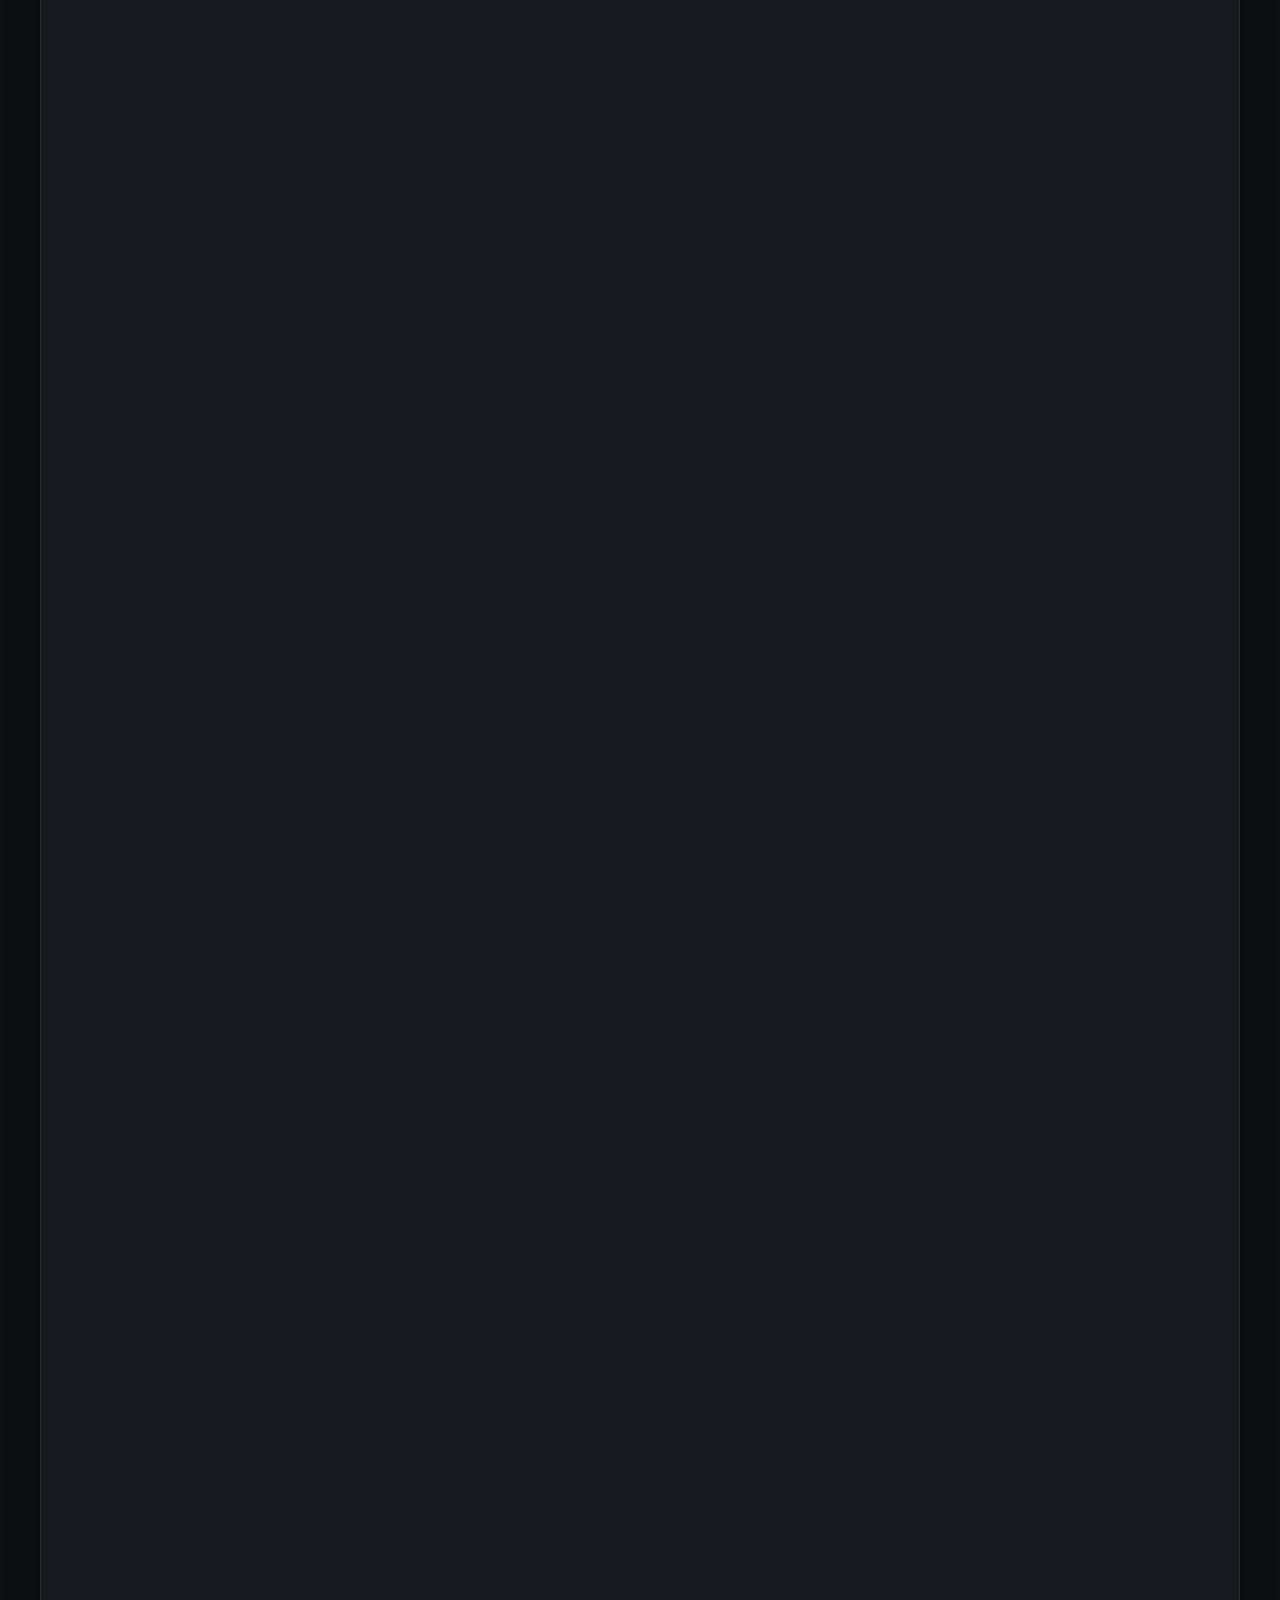
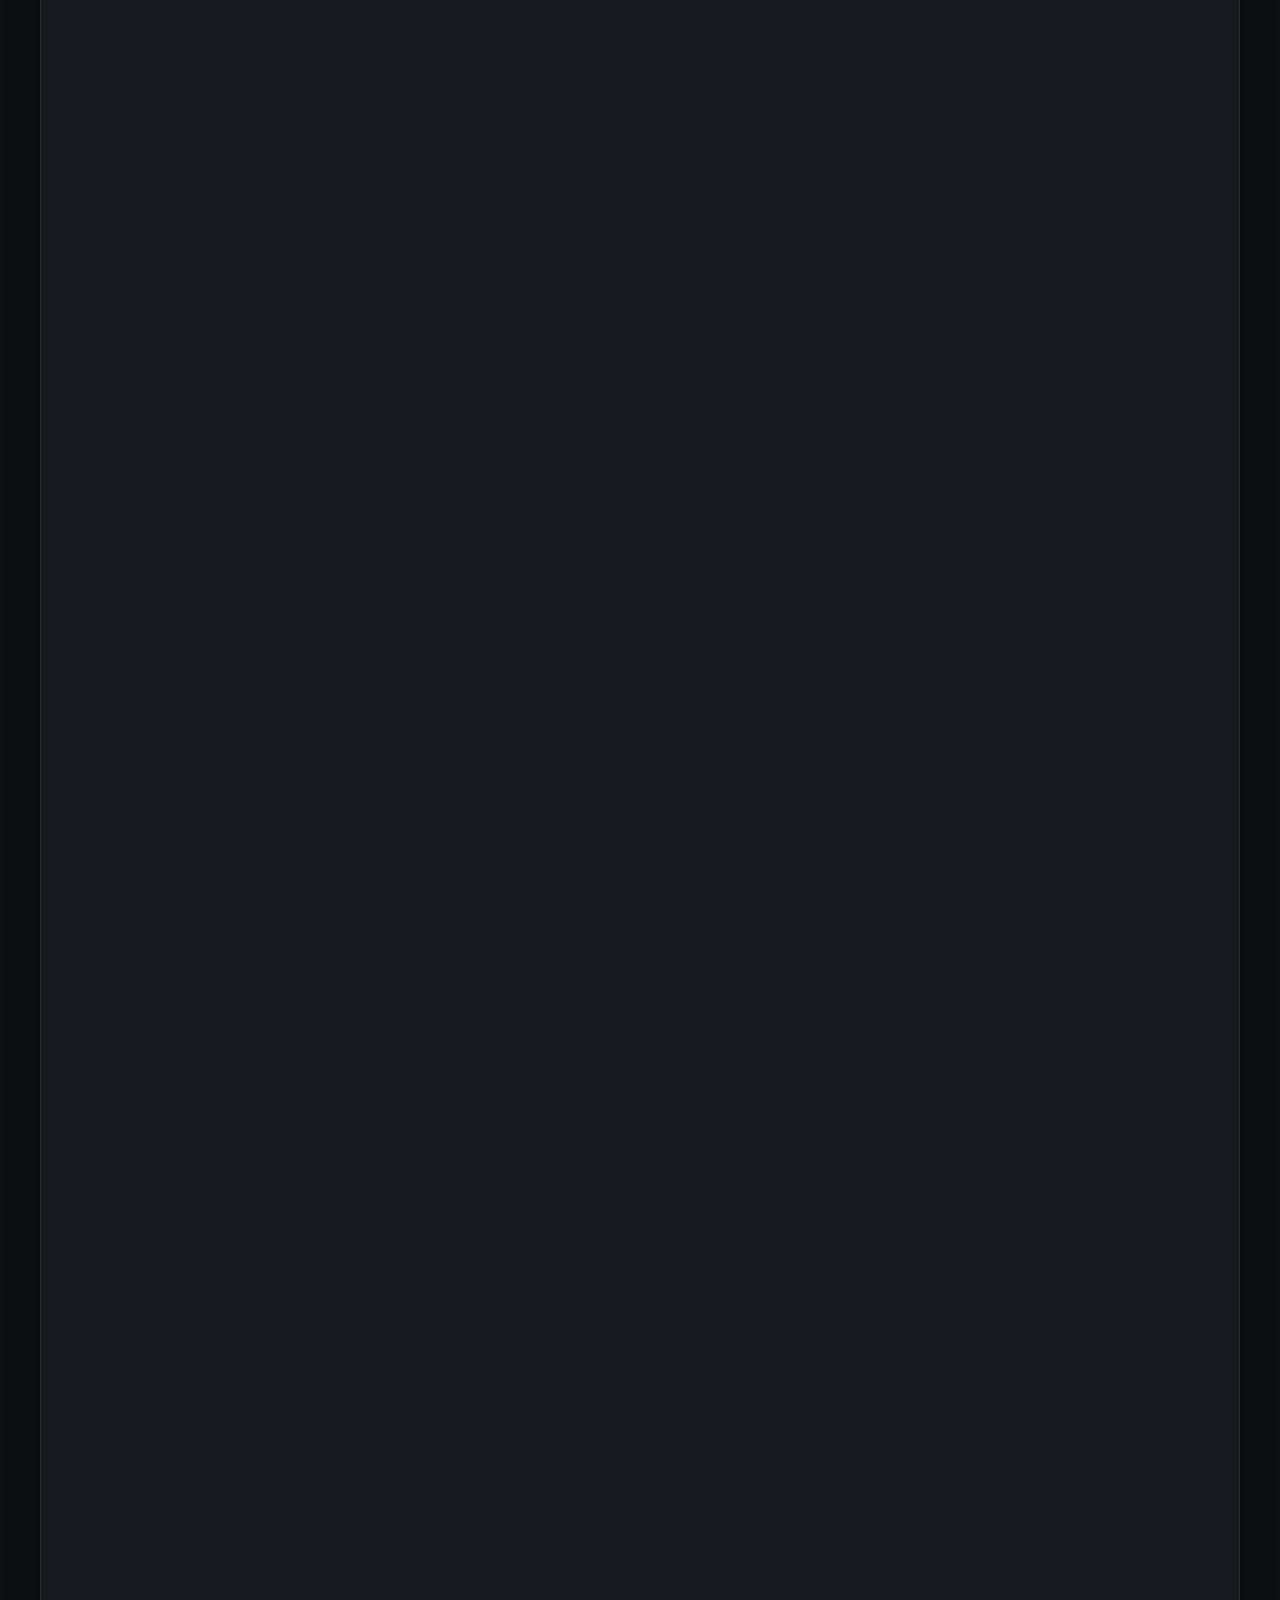
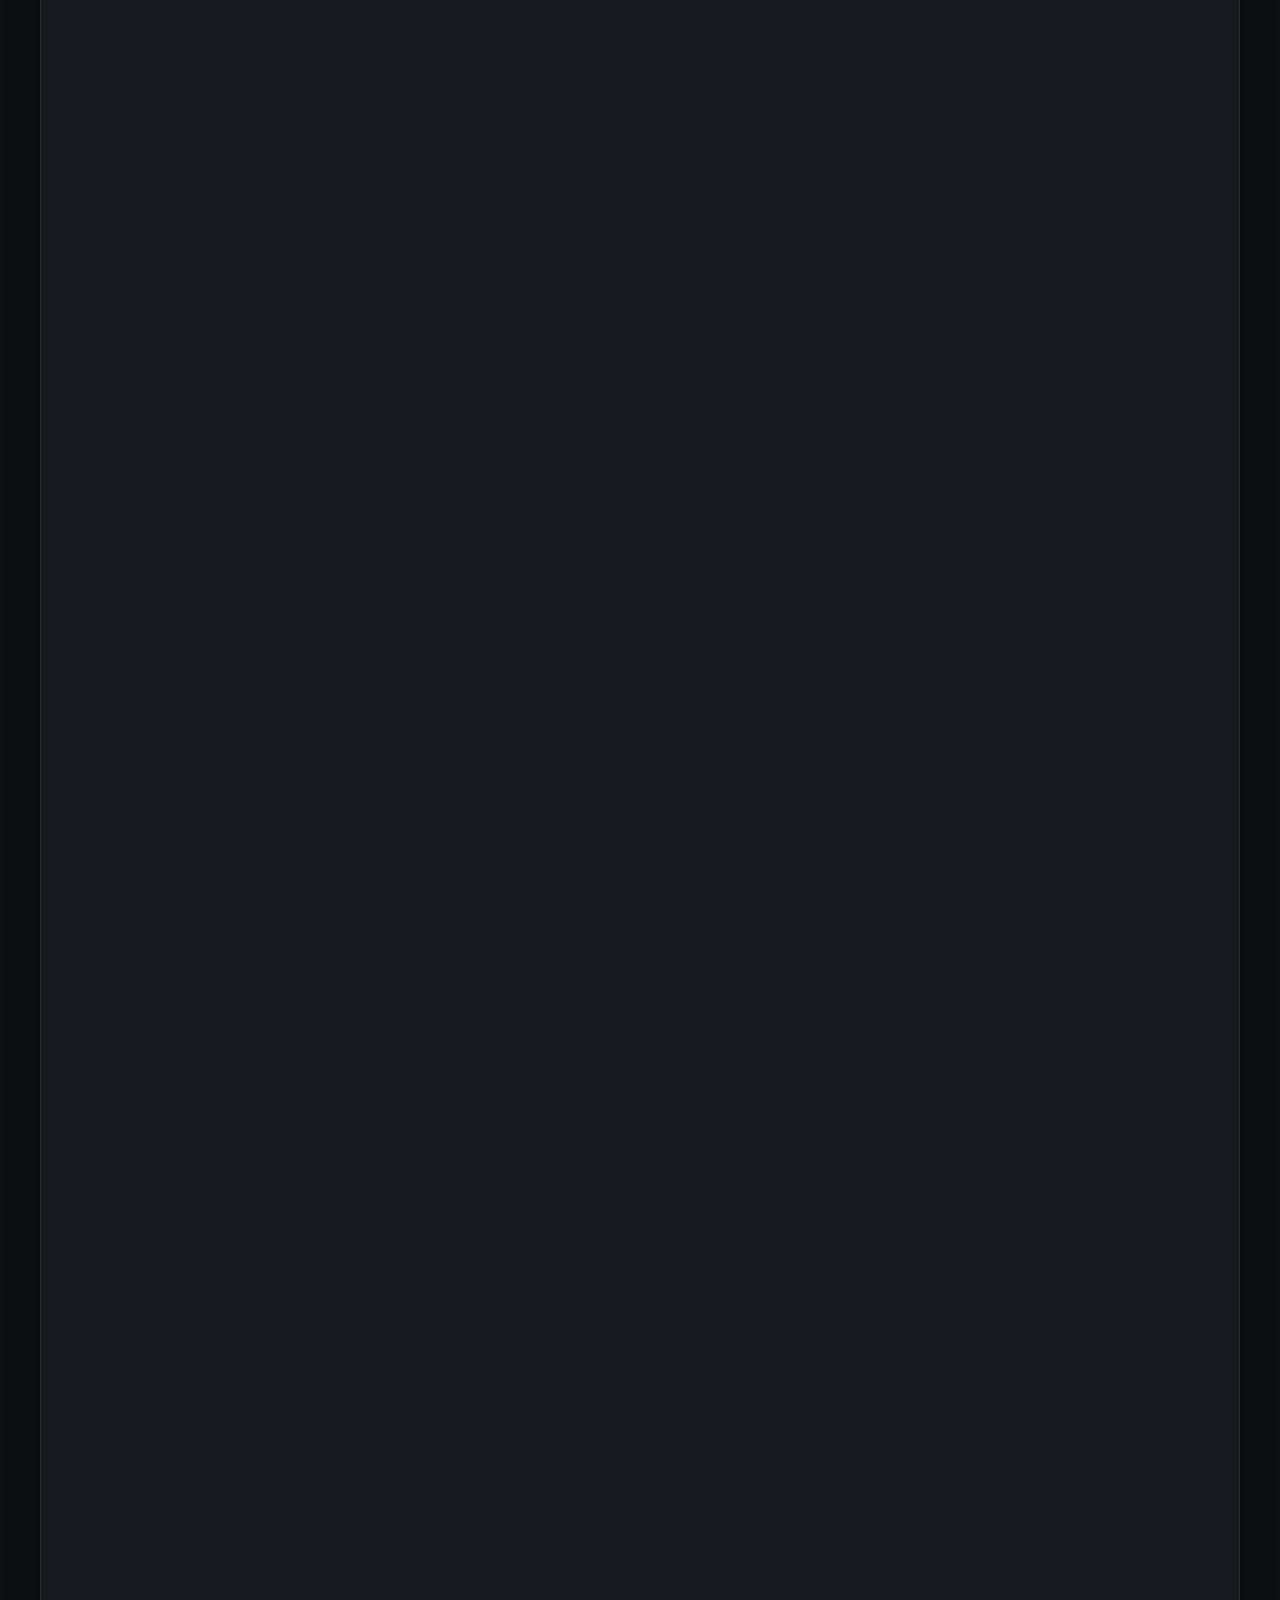
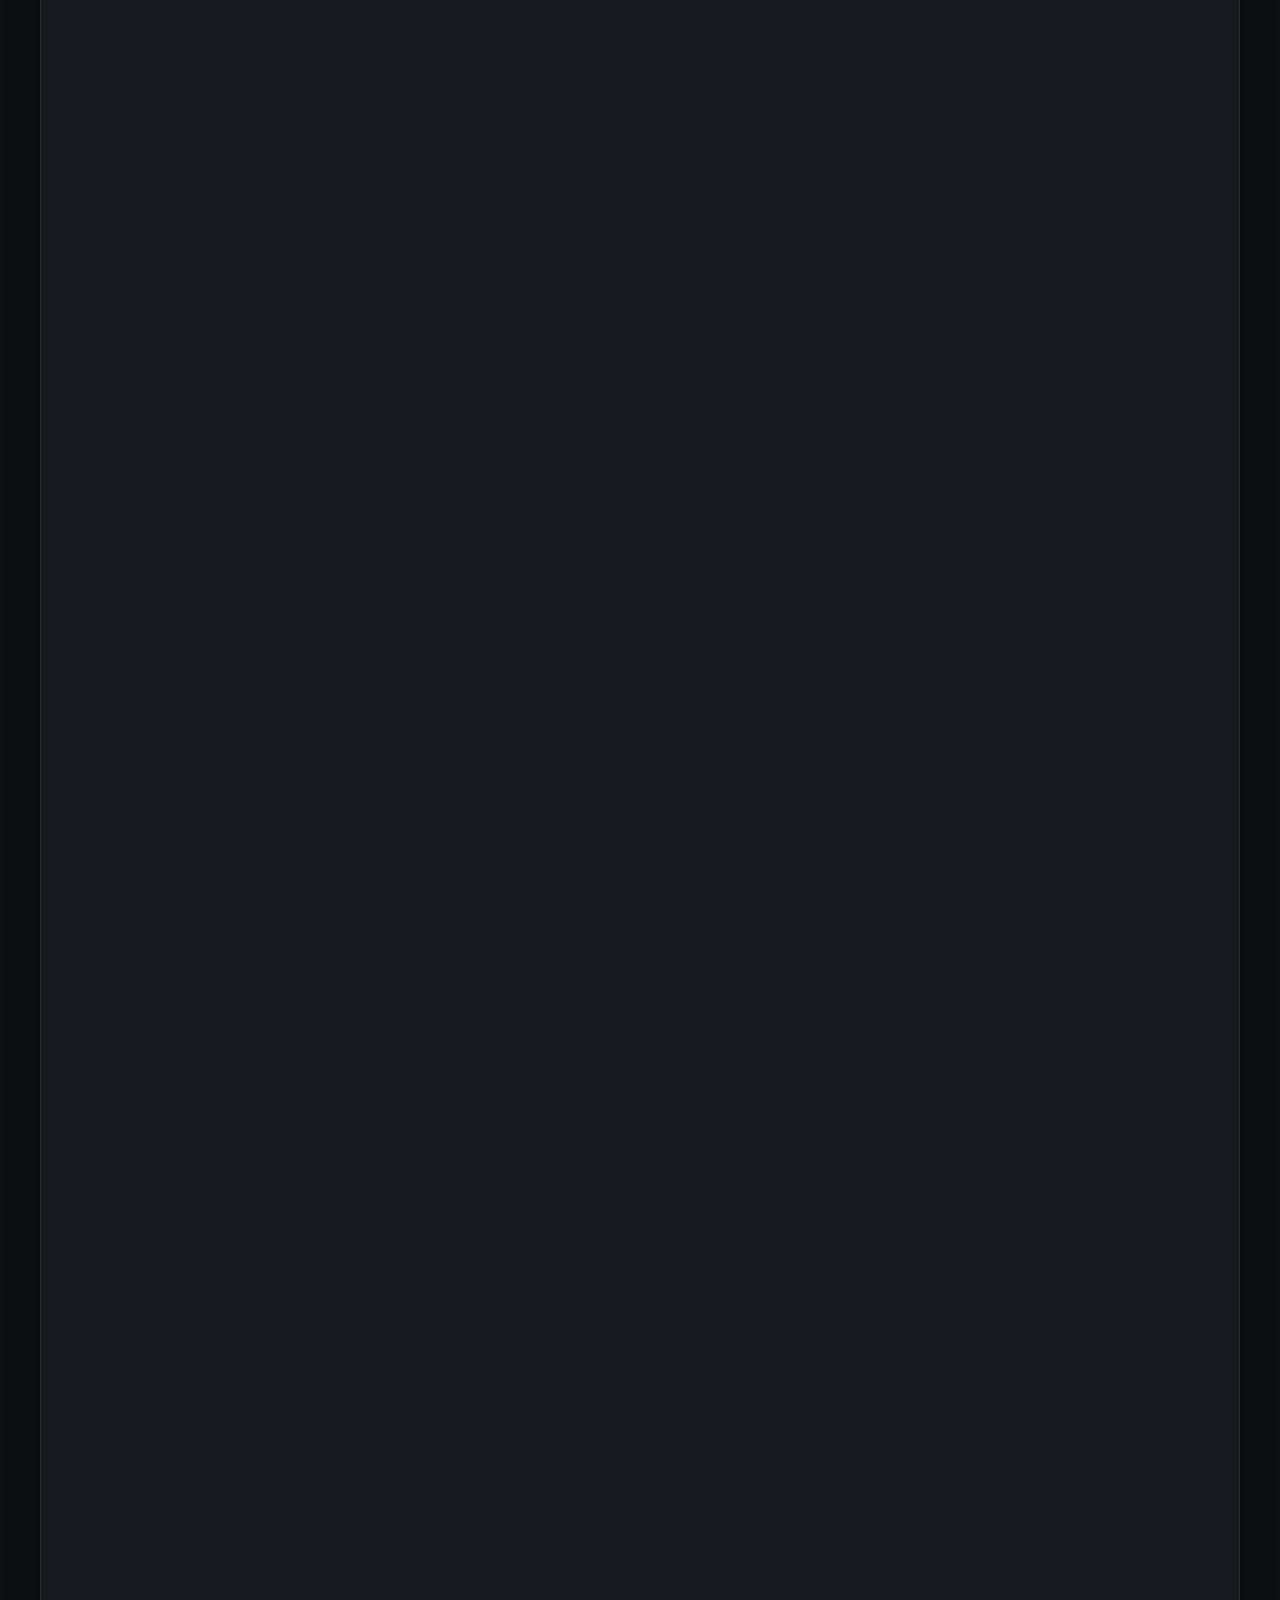
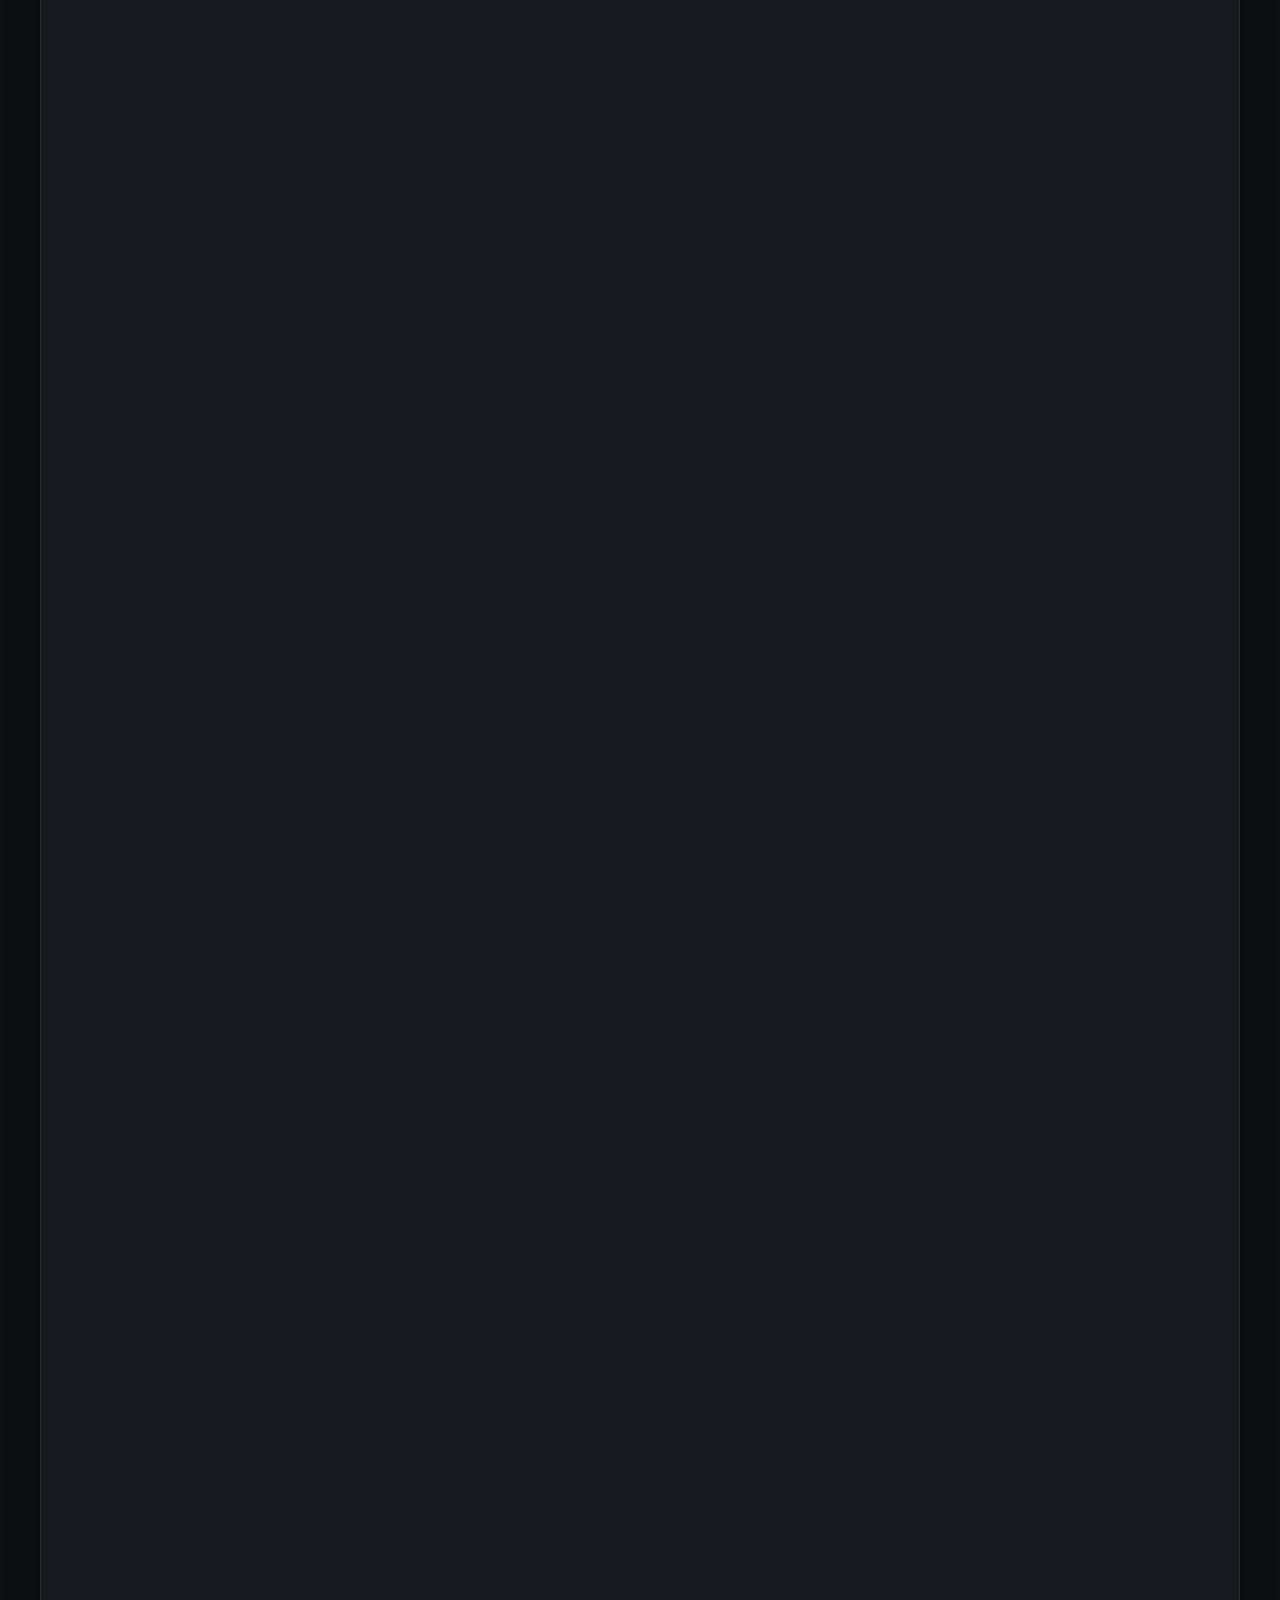
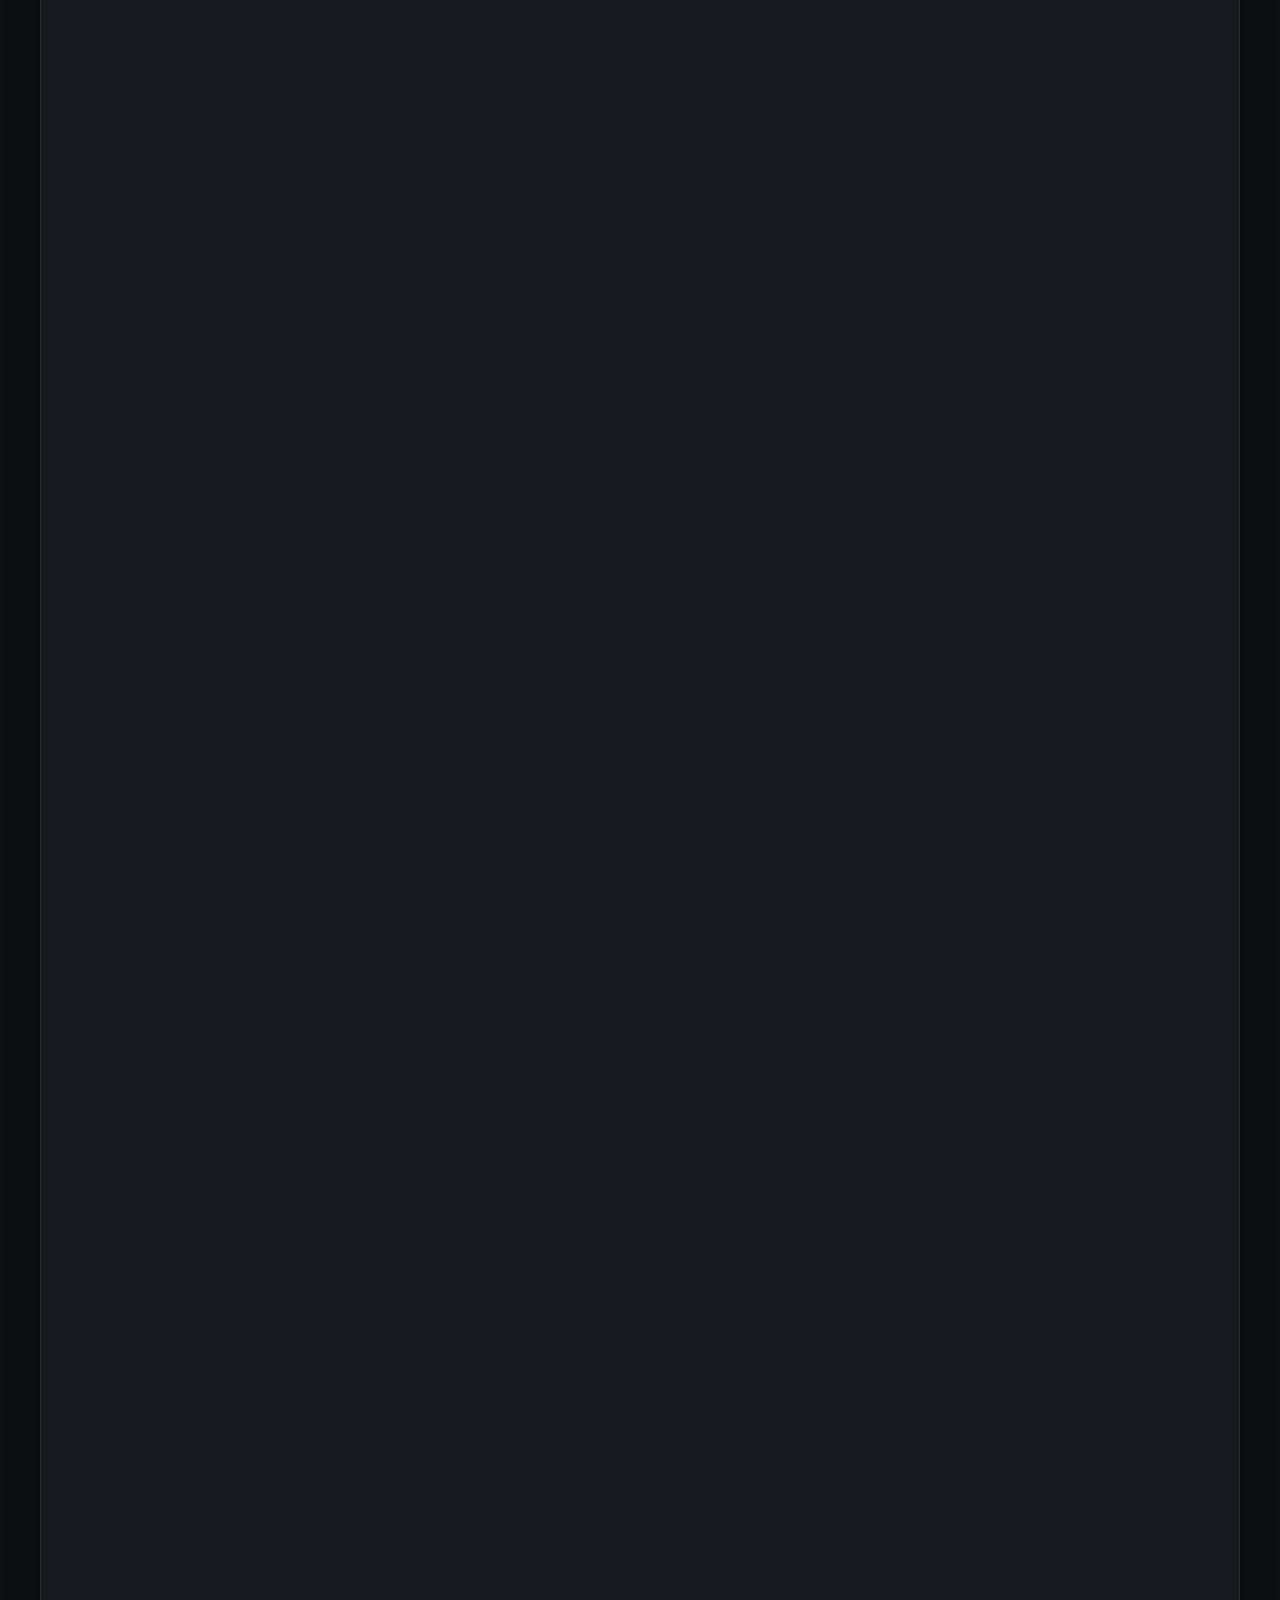
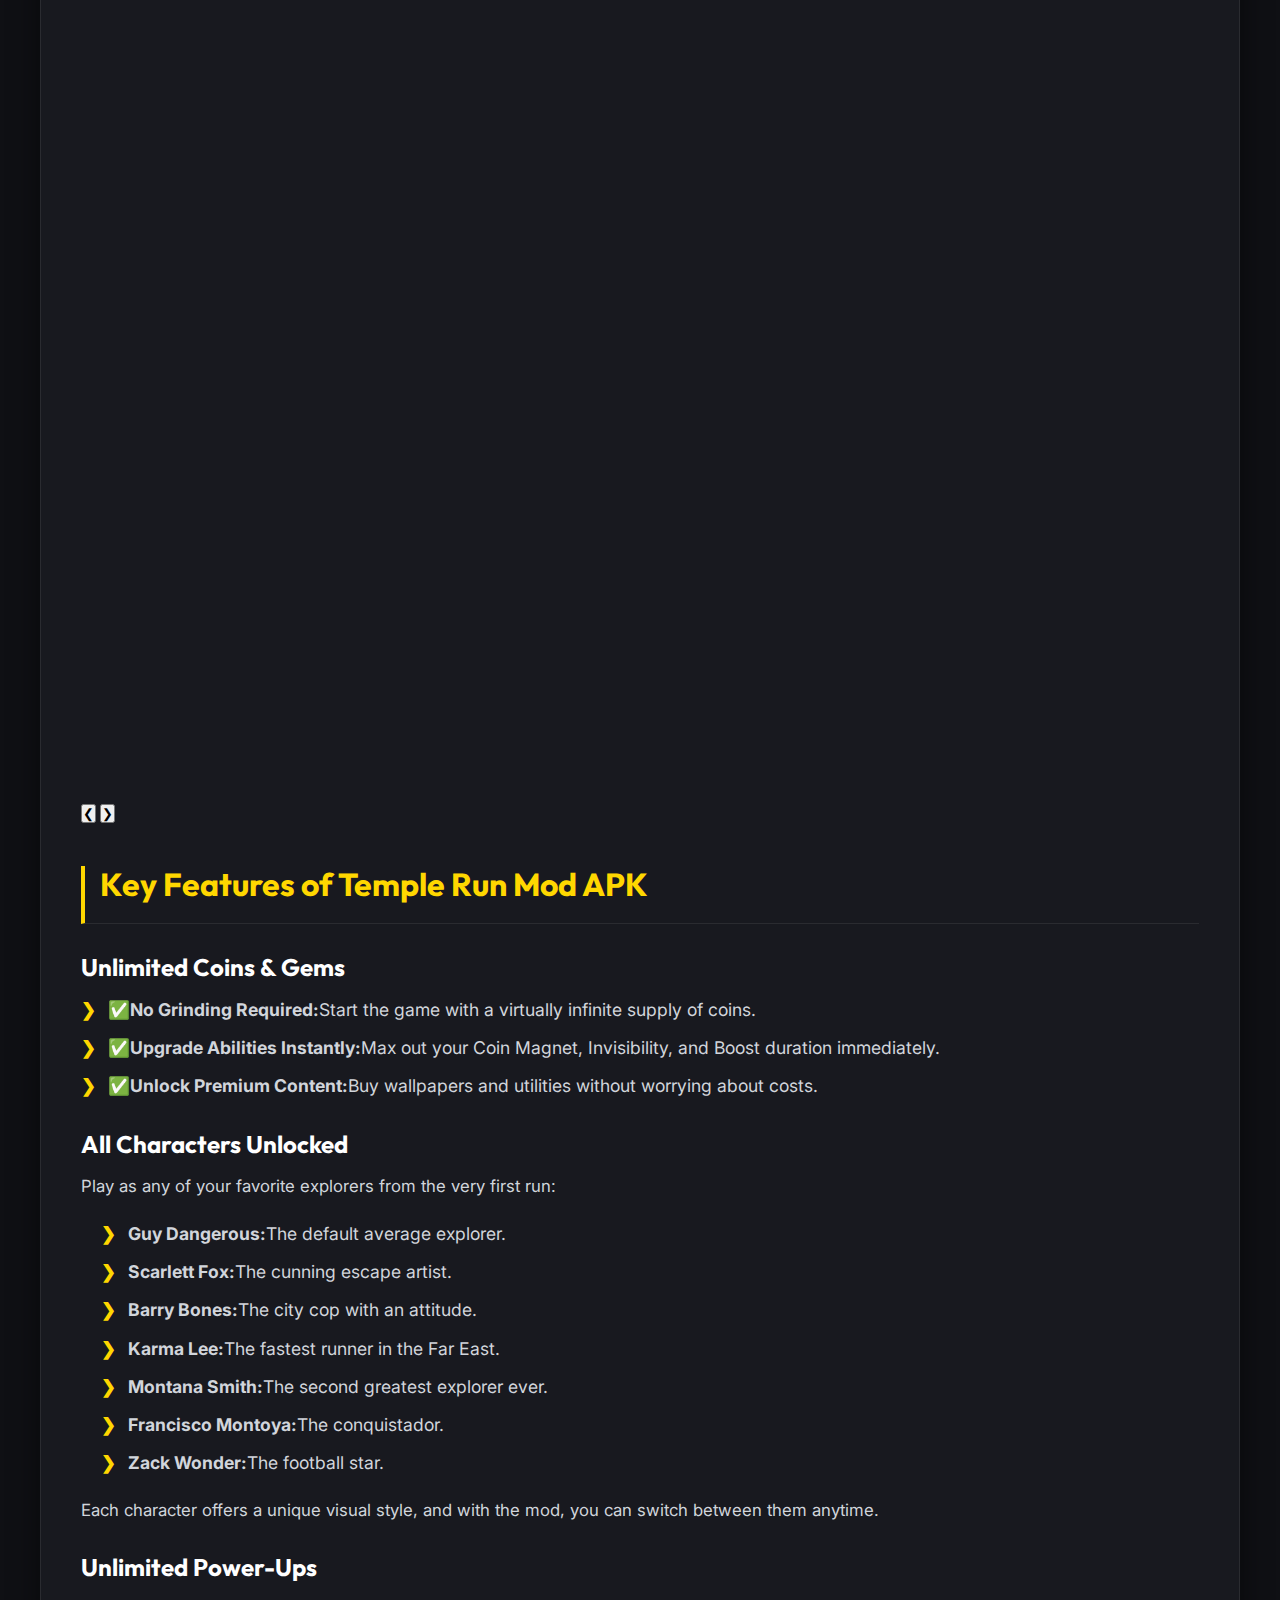
<file: temple-run-mod-apk.html>
<!DOCTYPE html>
<html lang="en">

<head>
    <meta charset="UTF-8">
    <meta name="viewport" content="width=device-width, initial-scale=1.0">
    <title>Temple Run Mod APK – Unlimited Coins, Gems & Unlocked Characters (Latest Version 2026)</title>
    <meta name="description"
        content="Download Temple Run Mod APK latest version 2026. Get unlimited coins, gems, and all characters unlocked. Enjoy the classic endless runner with no ads and unlimited power-ups.">
    <link rel="icon" type="image/icon" href="favicon.ico">
    <link rel="preconnect" href="https://fonts.googleapis.com">
    <link rel="preconnect" href="https://fonts.gstatic.com" crossorigin>

    <link rel="preload"
        href="https://fonts.googleapis.com/css2?family=Inter:wght@400;500;600;700&family=Outfit:wght@500;700;800;900&display=swap"
        as="style" onload="this.onload=null;this.rel='stylesheet'">
    <link rel="stylesheet" href="styles.css">
    <noscript>
        <link
            href="https://fonts.googleapis.com/css2?family=Inter:wght@400;500;600;700&family=Outfit:wght@500;700;800;900&display=swap"
            rel="stylesheet">
    </noscript>
    <script type="application/ld+json">
    {
      "@context": "https://schema.org",
      "@type": "SoftwareApplication",
      "name": "Temple Run Mod APK",
      "alternateName": "Temple Run Hack Mod APK",
      "description": "Temple Run Mod APK with unlimited coins, gems, and unlocked characters. Features ad-free gameplay and unlimited power-ups.",
      "applicationCategory": "GameApplication",
      "operatingSystem": "Android",
      "softwareVersion": "1.24.0",
      "fileSize": "60 MB",
      "offers": {
        "@type": "Offer",
        "price": "0",
        "priceCurrency": "USD",
        "availability": "https://schema.org/InStock"
      },
      "aggregateRating": {
        "@type": "AggregateRating",
        "ratingValue": "4.7",
        "ratingCount": "8500"
      }
    }
    </script>
    <script type="application/ld+json">
    {
      "@context": "https://schema.org",
      "@type": "FAQPage",
      "mainEntity": [
        {
          "@type": "Question",
          "name": "Is Temple Run Mod APK safe to download?",
          "acceptedAnswer": {
            "@type": "Answer",
            "text": "Yes, if downloaded from a reliable source. Always scan the file with antivirus software to ensure safety."
          }
        },
        {
            "@type": "Question",
            "name": "Can I play Temple Run Mod APK offline?",
            "acceptedAnswer": {
              "@type": "Answer",
              "text": "Yes, Temple Run Mod APK supports full offline gameplay without an internet connection."
            }
        },
        {
            "@type": "Question",
            "name": "Will I get banned using Temple Run Mod APK?",
            "acceptedAnswer": {
              "@type": "Answer",
              "text": "Since Temple Run is primarily an offline game, the risk of being banned is extremely low compared to online multiplayer games."
            }
        },
        {
            "@type": "Question",
            "name": "Does Temple Run Mod APK work on Android 13/14?",
            "acceptedAnswer": {
              "@type": "Answer",
              "text": "Yes, the latest version of Temple Run Mod APK is optimized for modern Android versions including 13 and 14."
            }
        },
        {
            "@type": "Question",
            "name": "Is Temple Run Mod APK free?",
            "acceptedAnswer": {
              "@type": "Answer",
              "text": "Yes, the mod APK is completely free to download and play, unlocking premium features without cost."
            }
        }
      ]
    }
    </script>

    <style>
        /* Shared Styles from Index */
        :root {
            --gold-primary: #FFD700;
            --gold-glow: #F4C430;
            --jungle-green: #00C853;
            --danger-red: #FF3D00;
            --cyber-cyan: #00E5FF;
            --bg-dark: #0f1014;
            --bg-card: #18191f;
            --bg-card-hover: #22232a;
            --text-main: #FFFFFF;
            --text-muted: #9CA3AF;
            --border-light: rgba(255, 255, 255, 0.08);
            --Container-width: 1200px;
            --header-height: 70px;
            --radius-lg: 16px;
            --radius-md: 10px;
            --shadow-main: 0 10px 30px rgba(0, 0, 0, 0.5);
            --transition-smooth: 0.4s cubic-bezier(0.16, 1, 0.3, 1);
        }

        * {
            margin: 0;
            padding: 0;
            box-sizing: border-box;
        }

        body {
            font-family: 'Inter', sans-serif;
            background-color: var(--bg-dark);
            color: var(--text-main);
            line-height: 1.6;
        }

        h1,
        h2,
        h3,
        .logo {
            font-family: 'Outfit', sans-serif;
        }

        a {
            text-decoration: none;
            color: inherit;
            transition: color var(--transition-smooth);
        }

        ul {
            list-style: none;
        }

        .Container {
            max-width: var(--Container-width);
            margin: 0 auto;
            padding: 0 20px;
        }

        /* Header */
        header {
            height: var(--header-height);
            background: rgba(15, 16, 20, 0.95);
            backdrop-filter: blur(10px);
            position: fixed;
            top: 0;
            width: 100%;
            z-index: 1000;
            border-bottom: 1px solid var(--border-light);
        }

        nav {
            display: flex;
            justify-content: space-between;
            align-items: center;
            height: 100%;
        }

        .logo {
            font-size: 1.5rem;
            font-weight: 800;
            color: var(--gold-primary);
            letter-spacing: -0.5px;
        }

        .nav-links {
            display: flex;
            gap: 30px;
        }

        .nav-links a {
            font-weight: 500;
            font-size: 0.95rem;
            color: var(--text-muted);
        }

        .nav-links a:hover,
        .nav-links a.active {
            color: var(--gold-primary);
        }

        .mobile-nav-toggle {
            display: none;
            background: none;
            border: none;
            cursor: pointer;
        }

        .hamburger-line {
            display: block;
            width: 25px;
            height: 2px;
            background: var(--text-main);
            margin: 5px 0;
        }

        /* Hero */
        .Hero {
            position: relative;
            height: 60vh;
            min-height: 500px;
            display: flex;
            align-items: center;
            justify-content: center;
            overflow: hidden;
            margin-top: var(--header-height);
        }

        .Hero-bg {
            position: absolute;
            top: 0;
            left: 0;
            width: 100%;
            height: 100%;
            background: linear-gradient(135deg, #667eea 0%, #764ba2 100%);
            opacity: 0.8;
        }

        .Hero-overlay {
            position: absolute;
            inset: 0;
            background: linear-gradient(to bottom, rgba(15, 16, 20, 0.3), var(--bg-dark));
        }

        .Hero-content {
            position: relative;
            z-index: 2;
            text-align: center;
            max-width: 800px;
        }

        .Hero h1 {
            font-size: 3.5rem;
            line-height: 1.1;
            margin-bottom: 20px;
            background: linear-gradient(135deg, #FFF, var(--gold-primary));
            -webkit-background-clip: text;
            -webkit-text-fill-color: transparent;
            filter: drop-shadow(0 0 20px rgba(255, 215, 0, 0.3));
        }

        .Hero p {
            font-size: 1.2rem;
            color: var(--text-muted);
            margin-bottom: 30px;
            max-width: 600px;
            margin-left: auto;
            margin-right: auto;
        }

        .cta-group {
            display: flex;
            gap: 20px;
            justify-content: center;
        }

        .btn {
            padding: 12px 30px;
            border-radius: var(--radius-lg);
            font-weight: 700;
            font-family: 'Outfit', sans-serif;
            cursor: pointer;
            transition: all 0.3s ease;
        }

        .btn-primary {
            background: var(--gold-primary);
            color: #000;
            border: none;
            box-shadow: 0 0 20px rgba(255, 215, 0, 0.3);
        }

        .btn-primary:hover {
            transform: translateY(-3px);
            box-shadow: 0 0 30px rgba(255, 215, 0, 0.5);
        }

        .btn-secondary {
            background: rgba(255, 255, 255, 0.1);
            color: #FFF;
            border: 1px solid rgba(255, 255, 255, 0.2);
            backdrop-filter: blur(10px);
        }

        .btn-secondary:hover {
            background: rgba(255, 255, 255, 0.2);
            border-color: #FFF;
        }

        /* Content */
        .section {
            padding: 50px 0;
        }

        .app-info-panel {
            display: none;
        }

        .app-info-grid {
            display: grid;
            gap: 15px;
            margin-bottom: 25px;
        }

        .info-item {
            display: flex;
            justify-content: space-between;
            padding-bottom: 12px;
            border-bottom: 1px solid var(--border-light);
        }

        .info-label {
            color: var(--text-muted);
            font-size: 0.9rem;
        }

        .info-value {
            font-weight: 600;
            color: var(--gold-primary);
            text-align: right;
        }

        .trust-badges {
            display: flex;
            flex-wrap: wrap;
            gap: 10px;
        }

        .badge {
            background: rgba(0, 200, 83, 0.1);
            color: var(--jungle-green);
            padding: 5px 10px;
            border-radius: var(--radius-sm);
            font-size: 0.8rem;
            font-weight: 600;
            border: 1px solid rgba(0, 200, 83, 0.3);
        }

        .main-article {
            background: var(--bg-card);
            padding: 40px;
            border-radius: var(--radius-lg);
            border: 1px solid var(--border-light);
        }

        .main-article h2 {
            font-size: 2rem;
            margin: 40px 0 20px;
            color: var(--gold-primary);
            border-left: 4px solid var(--gold-primary);
            padding-left: 15px;
        }

        .main-article h3 {
            font-size: 1.5rem;
            margin: 30px 0 15px;
            color: #FFF;
        }

        .main-article p {
            margin-bottom: 20px;
            color: #D1D5DB;
            font-size: 1.05rem;
        }

        .main-article ul {
            margin-bottom: 20px;
            padding-left: 20px;
        }

        .main-article li {
            margin-bottom: 10px;
            color: #D1D5DB;
            list-style-type: disc;
        }

        .features-grid {
            display: grid;
            grid-template-columns: repeat(auto-fit, minmax(280px, 1fr));
            gap: 20px;
            margin: 30px 0;
        }

        .feature-item {
            background: rgba(255, 255, 255, 0.03);
            padding: 25px;
            border-radius: var(--radius-md);
            border: 1px solid var(--border-light);
            transition: var(--transition-fast);
        }

        .feature-item:hover {
            transform: translateY(-5px);
            border-color: var(--gold-primary);
        }

        .feature-icon {
            font-size: 2.5rem;
            margin-bottom: 15px;
        }

        .faq-item {
            background: rgba(255, 255, 255, 0.02);
            border-left: 3px solid var(--gold-primary);
            padding: 20px;
            margin-bottom: 20px;
            border-radius: 0 var(--radius-md) var(--radius-md) 0;
        }

        .faq-item h3 {
            margin-top: 0;
            font-size: 1.2rem;
        }

        table {
            width: 100%;
            border-collapse: collapse;
            margin: 30px 0;
            background: rgba(255, 255, 255, 0.02);
            border-radius: var(--radius-md);
            overflow: hidden;
        }

        th {
            background: rgba(255, 215, 0, 0.1);
            color: var(--gold-primary);
            padding: 15px;
            text-align: left;
            border-bottom: 1px solid var(--border-light);
        }

        td {
            padding: 15px;
            border-bottom: 1px solid var(--border-light);
            color: var(--text-muted);
        }

        /* Footer */
        footer {
            background: #000;
            border-top: 1px solid var(--border-light);
            padding: 60px 0 30px;
            margin-top: 80px;
        }

        .footer-content {
            display: grid;
            grid-template-columns: repeat(auto-fit, minmax(200px, 1fr));
            gap: 50px;
            margin-bottom: 50px;
        }

        .footer-col h4 {
            color: #FFF;
            margin-bottom: 25px;
            font-size: 1.2rem;
        }

        .footer-links li {
            margin-bottom: 12px;
        }

        .footer-links a {
            color: var(--text-muted);
            font-size: 0.95rem;
        }

        .footer-links a:hover {
            color: var(--gold-primary);
            padding-left: 5px;
        }

        .copyright {
            text-align: center;
            padding-top: 30px;
            border-top: 1px solid var(--border-light);
            color: rgba(255, 255, 255, 0.4);
            font-size: 0.9rem;
        }

        @media (max-width: 968px) {
            .Hero h1 {
                font-size: 2.5rem;
            }
        }

        @media (max-width: 480px) {
            .nav-links {
                display: none;
            }

            .mobile-nav-toggle {
                display: block;
            }

            .Hero h1 {
                font-size: 2rem;
            }

            .main-article {
                padding: 20px;
            }
        }
    </style>
</head>

<body>
    <header>
        <div class="container">
            <nav>
                <a href="index.html" class="logo">TempleRun2<span style="color:var(--text-main)">Hub</span></a>
                <div class="nav-links">
                    <a href="index.html">Home</a>
                    <a href="temple-run-for-pc.html">PC</a>
                    <a href="temple-run-mod-apk.html" class="active">Mod APK</a>
                    <a href="temple-run-oz-mod-apk.html">Oz Mod</a>
                    <a href="aboutus.html">About</a>
                </div>
                <button class="mobile-nav-toggle" aria-label="Toggle navigation">
                    <span class="hamburger-line"></span>
                    <span class="hamburger-line"></span>
                    <span class="hamburger-line"></span>
                </button>
            </nav>
        </div>
    </header>

    <section class="Hero">
        <div class="Hero-bg"></div>
        <div class="Hero-overlay"></div>
        <div class="Container">
            <div class="Hero-content">
                <h1>Temple Run Mod APK Unlimited Coins</h1>
                <p>Relive the classic endless runner adventure with zero limits. Get the modified version with all
                    premium features unlocked instantly.</p>
                <div class="cta-group">
                    <a href="https://www.dropbox.com/scl/fi/6fd3oc7dhs82we6hewhr6/temple-run-mod-apk.apk?rlkey=y6ygdq611euih0j8wc7p2iog4&st=kcq3jszg&dl=1"
                        class="btn btn-primary">Download Mod APK</a>
                    <a href="#features" class="btn btn-secondary">Explore Features</a>
                </div>
            </div>
        </div>
    </section>

    <main class="Container section">
        <article class="main-article">
            <!-- App Specifications -->
            <div
                style="background: rgba(255, 215, 0, 0.05); border: 1px solid var(--gold-primary); border-radius: var(--radius-md); padding: 30px; margin-bottom: 40px;">
                <h3 style="margin-top: 0; margin-bottom: 25px; color: var(--gold-primary); text-align: center;">📱 App
                    Specifications</h3>
                <div style="overflow-x: auto;">
                    <table>
                        <tbody>
                            <tr>
                                <td><strong>App Name</strong></td>
                                <td>Temple Run Mod APK</td>
                            </tr>
                            <tr>
                                <td><strong>Version</strong></td>
                                <td>1.35.0</td>
                            </tr>
                            <tr>
                                <td><strong>Size</strong></td>
                                <td>130 MB</td>
                            </tr>
                            <tr>
                                <td><strong>Developer</strong></td>
                                <td>Imangi Studios</td>
                            </tr>
                            <tr>
                                <td><strong>Category</strong></td>
                                <td>Arcade / Runner</td>
                            </tr>
                            <tr>
                                <td><strong>Android Requirement</strong></td>
                                <td>5.0+</td>
                            </tr>
                            <tr>
                                <td><strong>MOD Features</strong></td>
                                <td>Unlimited Coins, Gems, Unlocked Characters, No Ads</td>
                            </tr>
                            <tr>
                                <td><strong>Price</strong></td>
                                <td>Free</td>
                            </tr>
                            <tr>
                                <td><strong>Last Updated</strong></td>
                                <td>January 3, 2026</td>
                            </tr>
                        </tbody>
                    </table>
                </div>
            </div>

            <h2>Temple Run Mod APK Latest Version Details</h2>
            <p>Temple Run by Imangi Studios is the game that started the mobile endless runner craze. While the sequel
                (Temple Run 2) is hugely popular, the original classic still holds a special place for millions of fans.
                The <strong>Temple Run Mod APK</strong> breathes new life into this classic by providing unlimited
                resources and unlocking all content from the start. Developed by <a href="https://imangistudios.com/"
                    target="_blank" rel="nofollow noopener" style="color: #fff; text-decoration: underline;">Imangi
                    Studios</a>, this game pioneered the endless runner genre. You can also explore <a href="index.html"
                    style="color: #fff; text-decoration: underline;">Temple Run 2 Mod APK</a>, <a
                    href="temple-run-for-pc.html" style="color: #fff; text-decoration: underline;">Temple Run for
                    PC</a>, or <a href="temple-run-oz-mod-apk.html"
                    style="color: #fff; text-decoration: underline;">Temple Run Oz Mod APK</a>.</p>

            <h2 id="what-is">What is Temple Run Mod APK?</h2>
            <p>The Temple Run Mod APK is a modified version of the original game files. While the official version from
                the Play Store requires players to grind for coins to unlock characters and power-ups, this modified
                version (Mod APK) comes with pre-injected advantages.</p>
            <p>Players typically search for terms like <em>temple run mod apk unlimited coins</em> or <em>temple run
                    hack mod apk</em> because they want to skip the grind and enjoy the full game experience
                immediately. This version is perfect for casual players who want to see all the content, high-score
                hunters who need maxed-out power-ups, and explorers who want to try every character.</p>
            <h2>Screenshots temple run mod apk</h2>
            <div class="swiper" data-swiper="2">
                <div class="swiper-wrapper">
                    <div class="swiper-slide"><img src="temple-run/temple-run-gameplay-screenshot-1.webp"
                            alt="temple run gameplay screenshot 1" loading="lazy" decoding="async"></div>
                    <div class="swiper-slide"><img src="temple-run/temple-run-gameplay-screenshot-2.webp"
                            alt="temple run gemeplay screenshot 2" loading="lazy" decoding="async"></div>
                    <div class="swiper-slide"><img src="temple-run/temple-run-gameplay-screenshot-3.webp"
                            alt="temple run gameplay screenshot 3" loading="lazy" decoding="async"></div>
                    <div class="swiper-slide"><img src="temple-run/temple-run-gameplay-screenshot-4.webp"
                            alt="temple run gameplay screenshot 4" loading="lazy" decoding="async"></div>
                    <div class="swiper-slide"><img src="temple-run/temple-run-gameplay-screenshot-5.webp"
                            alt="temple run gameplay screenshot 5" loading="lazy" decoding="async"></div>
                    <div class="swiper-slide"><img src="temple-run/temple-run-gameplay-screenshot-6.webp"
                            alt="temple run gameplay screenshot 6" loading="lazy" decoding="async"></div>
                    <div class="swiper-slide"><img
                            src="temple-run/temple-run-gameplay-all-characters-unlocked-screenshot-7.webp"
                            alt="temple run gameplay screenshot 7" loading="lazy" decoding="async"></div>
                    <div class="swiper-slide"><img src="temple-run/temple-run-gameplay-screenshot-8.webp"
                            alt="temple run gameplay screenshot 8" loading="lazy" decoding="async"></div>

                </div>
                <button class="swiper-button prev">&#10094;</button>
                <button class="swiper-button next">&#10095;</button>
            </div>

            <h2 id="features">Key Features of Temple Run Mod APK</h2>

            <h3>Unlimited Coins & Gems</h3>
            <ul style="list-style-type: none; padding: 0;">
                <li>✅ <strong>No Grinding Required:</strong> Start the game with a virtually infinite supply of coins.
                </li>
                <li>✅ <strong>Upgrade Abilities Instantly:</strong> Max out your Coin Magnet, Invisibility, and Boost
                    duration immediately.</li>
                <li>✅ <strong>Unlock Premium Content:</strong> Buy wallpapers and utilities without worrying about
                    costs.</li>
            </ul>

            <h3>All Characters Unlocked</h3>
            <p>Play as any of your favorite explorers from the very first run:</p>
            <ul>
                <li><strong>Guy Dangerous:</strong> The default average explorer.</li>
                <li><strong>Scarlett Fox:</strong> The cunning escape artist.</li>
                <li><strong>Barry Bones:</strong> The city cop with an attitude.</li>
                <li><strong>Karma Lee:</strong> The fastest runner in the Far East.</li>
                <li><strong>Montana Smith:</strong> The second greatest explorer ever.</li>
                <li><strong>Francisco Montoya:</strong> The conquistador.</li>
                <li><strong>Zack Wonder:</strong> The football star.</li>
            </ul>
            <p>Each character offers a unique visual style, and with the mod, you can switch between them anytime.</p>

            <h3>Unlimited Power-Ups</h3>
            <p>Enjoy power-ups like the Mega Coin, Coin Magnet, Invisibility, and Boost with zero cooldown restrictions
                in some versions, or simply have the funds to buy unlimited single-use utilities like the Resurrection
                Wings.</p>

            <h3>No Ads Version</h3>
            <p>Experience uninterrupted gameplay. The modded version removes annoying interstitial ads and banner ads,
                resulting in a cleaner interface and faster loading times.</p>

            <h3>Unlimited Energy / Endless Run Mode</h3>
            <p>With unlimited Resurrections (Wings) available via unlimited coins, you can essentially keep running
                forever as long as you react in time to use them.</p>

            <h2 id="comparison">Temple Run Mod APK vs Original Version</h2>
            <div style="overflow-x: auto;">
                <table>
                    <thead>
                        <tr>
                            <th>Feature</th>
                            <th>Original Version</th>
                            <th>Mod APK Version</th>
                        </tr>
                    </thead>
                    <tbody>
                        <tr>
                            <td>Coins</td>
                            <td>Limited (Must Collect)</td>
                            <td>Unlimited (Start with Max)</td>
                        </tr>
                        <tr>
                            <td>Characters</td>
                            <td>Locked (Purchase Required)</td>
                            <td>All Unlocked</td>
                        </tr>
                        <tr>
                            <td>Power-Ups</td>
                            <td>Base Level</td>
                            <td>Max Level Possible Instantly</td>
                        </tr>
                        <tr>
                            <td>Ads</td>
                            <td>Frequent Ads</td>
                            <td>Ad-Free</td>
                        </tr>
                        <tr>
                            <td>Progression</td>
                            <td>Slow / Grindy</td>
                            <td>Instant / Fast</td>
                        </tr>
                    </tbody>
                </table>
            </div>

            <h2 id="installation">How to Download and Install (Step-by-Step)</h2>
            <h3 style="color: var(--text-main);">Android Installation Guide</h3>
            <ol style="margin-left: 20px; color: var(--text-muted); margin-bottom: 30px;">
                <li style="margin-bottom: 15px;"><strong>Enable Unknown Sources:</strong> Go to Settings > Security >
                    Install Unknown Apps and allow your browser/file manager permissions.</li>
                <li style="margin-bottom: 15px;"><strong>Download APK:</strong> Click the download button below to get
                    the <em>Temple Run Mod APK</em> file.</li>
                <li style="margin-bottom: 15px;"><strong>Install Manually:</strong> Open your file manager, locate the
                    downloaded file, and tap to install.</li>
                <li style="margin-bottom: 15px;"><strong>Open and Enjoy:</strong> Launch the game and see your unlimited
                    coin balance!</li>
            </ol>

            <h3 style="color: var(--text-main);">Installation Safety Tips</h3>
            <ul>
                <li>Always scan any APK with an antivirus tool before installing.</li>
                <li>Check the file size (should be around 50-70MB for the original game).</li>
                <li>Avoid clicking on suspicious pop-up ads on download sites.</li>
            </ul>
            <div class="swiper" data-swiper="2">
                <div class="swiper-wrapper">
                    <div class="swiper-slide"><img
                            src="temple-run/enabling allow from this source  option temple run screenshot 1.webp"
                            alt="installation guide screenshot 1" loading="lazy" decoding="async"></div>
                    <div class="swiper-slide"><img
                            src="temple-run-2/enabling allow from this source option  temple run 2 screenshot 2.webp"
                            alt="installation guide screenshot 2" loading="lazy" decoding="async"></div>
                    <div class="swiper-slide"><img src="temple-run/installig-temple-run-mod-apk-screenshot-1.webp"
                            alt="installation guide screenshot 3" loading="lazy" decoding="async"></div>
                    <div class="swiper-slide"><img src="temple-run/installig-temple-run-mod-apk-screenshot-2.webp"
                            alt="installation guide screenshot 4" loading="lazy" decoding="async"></div>
                    <div class="swiper-slide"><img src="temple-run/installig-temple-run-mod-apk-screenshot-3.webp"
                            alt="installation guide screenshot 5" loading="lazy" decoding="async"></div>

                </div>
                <button class="swiper-button prev">&#10094;</button>
                <button class="swiper-button next">&#10095;</button>
            </div>


            <h2 id="tips">Gameplay Tips to Maximize Unlimited Coins</h2>
            <ul>
                <li><strong>Upgrade Coin Magnet First:</strong> Even with unlimited coins, the magnet helps you get high
                    scores by collecting pickups effortlessly.</li>
                <li><strong>Maximize Boost Duration:</strong> Boost makes you invincible and fast—perfect for skipping
                    difficult sections.</li>
                <li><strong>Use Shield Strategically:</strong> Or "Invisibility" in the first game, allows you to pass
                    through obstacles.</li>
                <li><strong>Practice Swipe Timing:</strong> The mod gives you resources, but only your skill can
                    navigate the twisting turns and broken paths.</li>
            </ul>

            <h2>Advantages of Using Temple Run Mod APK</h2>
            <div class="features-grid">
                <div class="feature-item">
                    <div class="feature-icon">✨</div>
                    <h3>No Grinding</h3>
                    <p>Skip the repetitive coin farming and get straight to the high-level action.</p>
                </div>
                <div class="feature-item">
                    <div class="feature-icon">🔓</div>
                    <h3>All Unlocked</h3>
                    <p>Access every character and wallpaper from minute one.</p>
                </div>
                <div class="feature-item">
                    <div class="feature-icon">🏆</div>
                    <h3>Better High Scores</h3>
                    <p>With fully upgraded power-ups and unlimited attempts, breaking records is easier.</p>
                </div>
                <div class="feature-item">
                    <div class="feature-icon">🎮</div>
                    <h3>Enhanced Enjoyment</h3>
                    <p>Play the game your way with full control over customization.</p>
                </div>
            </div>

            <h2>Pros & Cons of Temple Run Mod APK</h2>
            <div class="features-grid" style="grid-template-columns: 1fr 1fr;">
                <div class="feature-item" style="border-top: 3px solid #00C853;">
                    <h3 style="color: #00C853;">Pros</h3>
                    <ul>
                        <li>✔ Unlimited Coins</li>
                        <li>✔ No Ads</li>
                        <li>✔ Faster Progress</li>
                        <li>✔ All Characters Unlocked</li>
                    </ul>
                </div>
                <div class="feature-item" style="border-top: 3px solid #FF3D00;">
                    <h3 style="color: #FF3D00;">Cons</h3>
                    <ul>
                        <li>❌ No Google Play Updates</li>
                        <li>❌ Not Official Version</li>
                        <li>❌ Potential Security Risks (if from bad sources)</li>
                    </ul>
                </div>
            </div>

            <h2 id="faq">Frequently Asked Questions</h2>
            <div class="faq-item">
                <h3>Is Temple Run Mod APK safe to download?</h3>
                <p>Yes, as long as you download from a reputable source like ours where files are scanned for malware.
                    However, it is a third-party modification not supported by Imangi Studios.</p>
            </div>
            <div class="faq-item">
                <h3>Can I play Temple Run Mod APK offline?</h3>
                <p>Yes! Temple Run is an offline-first game. The mod works perfectly without an internet connection.</p>
            </div>
            <div class="faq-item">
                <h3>Will I get banned using Temple Run Mod APK?</h3>
                <p>Since the original Temple Run doesn't have a strict competitive online anti-cheat system like modern
                    multiplayer shooters, the risk of being banned is virtually zero for casual play.</p>
            </div>
            <div class="faq-item">
                <h3>Does Temple Run Mod APK work on Android 13/14?</h3>
                <p>Yes, updated versions of the mod are compatible with the latest Android operating systems.</p>
            </div>

            <h2>Final Verdict</h2>
            <p>The <strong>Temple Run Mod APK</strong> is the ultimate way to enjoy this nostalgic classic in 2026. It
                removes the paywalls and grind, letting you experience everything the game has to offer instantly. It is
                highly recommended for casual players and those who want to revisit the game without starting from
                scratch. However, if you want to support the developers and compete on official global leaderboards,
                sticking to the original version is best.</p>
            <p><strong>Remember:</strong> Use mods responsibly and always scan files before installation.</p>

            <div id="download-section"
                style="margin-top: 50px; text-align: center; background: rgba(255,215,0,0.1); padding: 40px; border-radius: 12px; border: 1px solid var(--primary-gold);">
                <h3>Ready to Run?</h3>
                <p style="margin-bottom: 20px;">Get the unlimited version now.</p>
                <a href="https://www.dropbox.com/scl/fi/6fd3oc7dhs82we6hewhr6/temple-run-mod-apk.apk?rlkey=y6ygdq611euih0j8wc7p2iog4&st=kcq3jszg&dl=1"
                    class="btn btn-primary">Download Temple Run Mod APK (v1.24.0)</a>
                <p style="font-size: 0.8rem; margin-top: 15px; color: var(--text-muted);">*Safe & Verified Download</p>
            </div>

        </article>
    </main>

    <footer>
        <div class="Container">
            <div class="footer-content">
                <div class="footer-col">
                    <h4>About Us</h4>
                    <p style="color: var(--text-muted); font-size: 0.9rem;">Providing the best game guides and mods for
                        Temple Run enthusiasts.</p>
                </div>
                <div class="footer-col">
                    <h4>Quick Links</h4>
                    <ul class="footer-links">
                        <li><a href="index.html">Home</a></li>
                        <li><a href="temple-run-for-pc.html">PC Version</a></li>
                        <li><a href="temple-run-mod-apk.html">Mod APK</a></li>
                        <li><a href="aboutus.html">About Us</a></li>
                        <li><a href="contact.html">Contact Us</a></li>
                    </ul>
                </div>
                <div class="footer-col">
                    <h4>Legal</h4>
                    <ul class="footer-links">
                        <li><a href="privacy.html">Privacy Policy</a></li>
                        <li><a href="terms.html">Terms of Service</a></li>
                        <li><a href="dmca.html">DMCA Disclaimer</a></li>
                    </ul>
                </div>
            </div>
            <div class="copyright">
                <p>&copy; 2026 TempleRun2Hub. All rights reserved.</p>
            </div>
        </div>
    </footer>

    <!-- Mobile Drawer -->
    <div class="mobile-drawer">
        <div class="nav-links">
            <a href="index.html">Home</a>
            <a href="temple-run-for-pc.html">PC Mode</a>
            <a href="temple-run-mod-apk.html" class="active">Mod APK</a>
            <a href="temple-run-oz-mod-apk.html">Oz Mod</a>
            <a href="aboutus.html">About Us</a>
            <a href="contact.html">Contact</a>
        </div>
    </div>
    <div class="drawer-overlay"></div>
    <script src="script.js"></script>
</body>

</html>
</file>
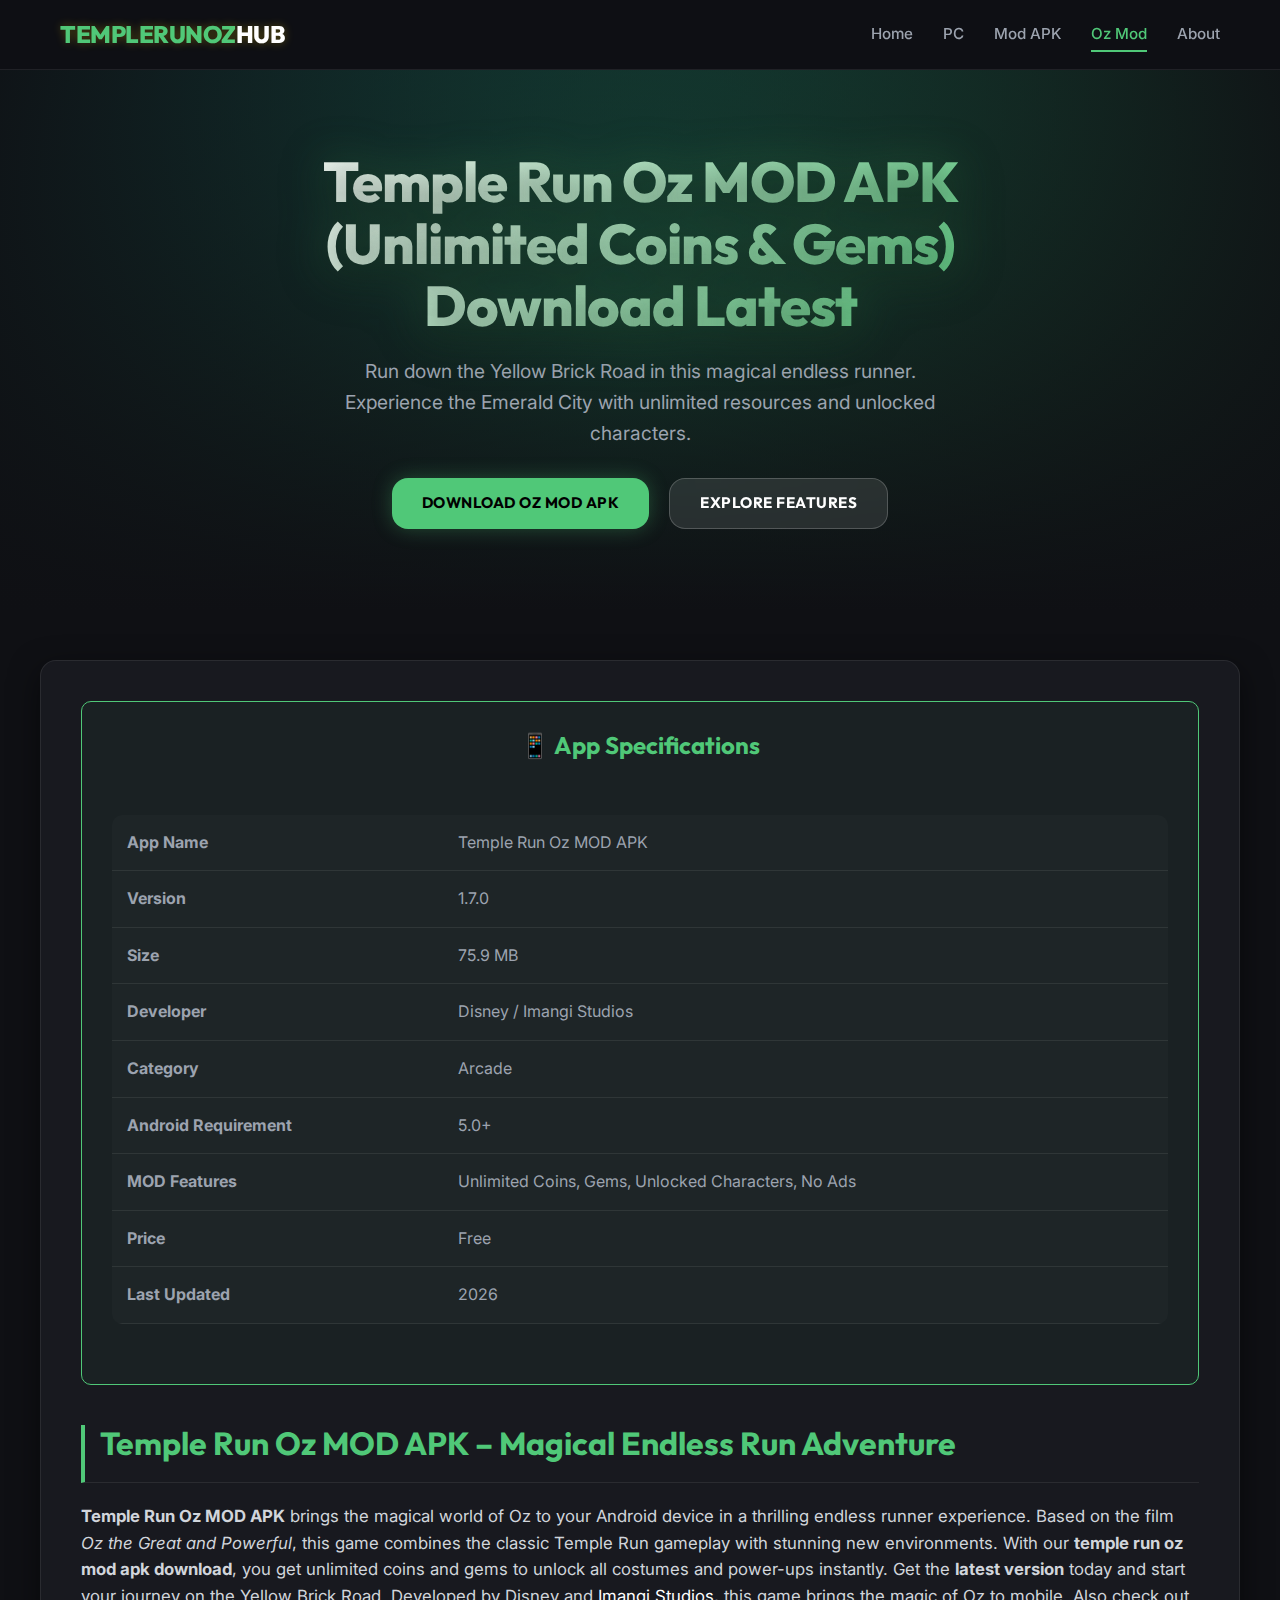
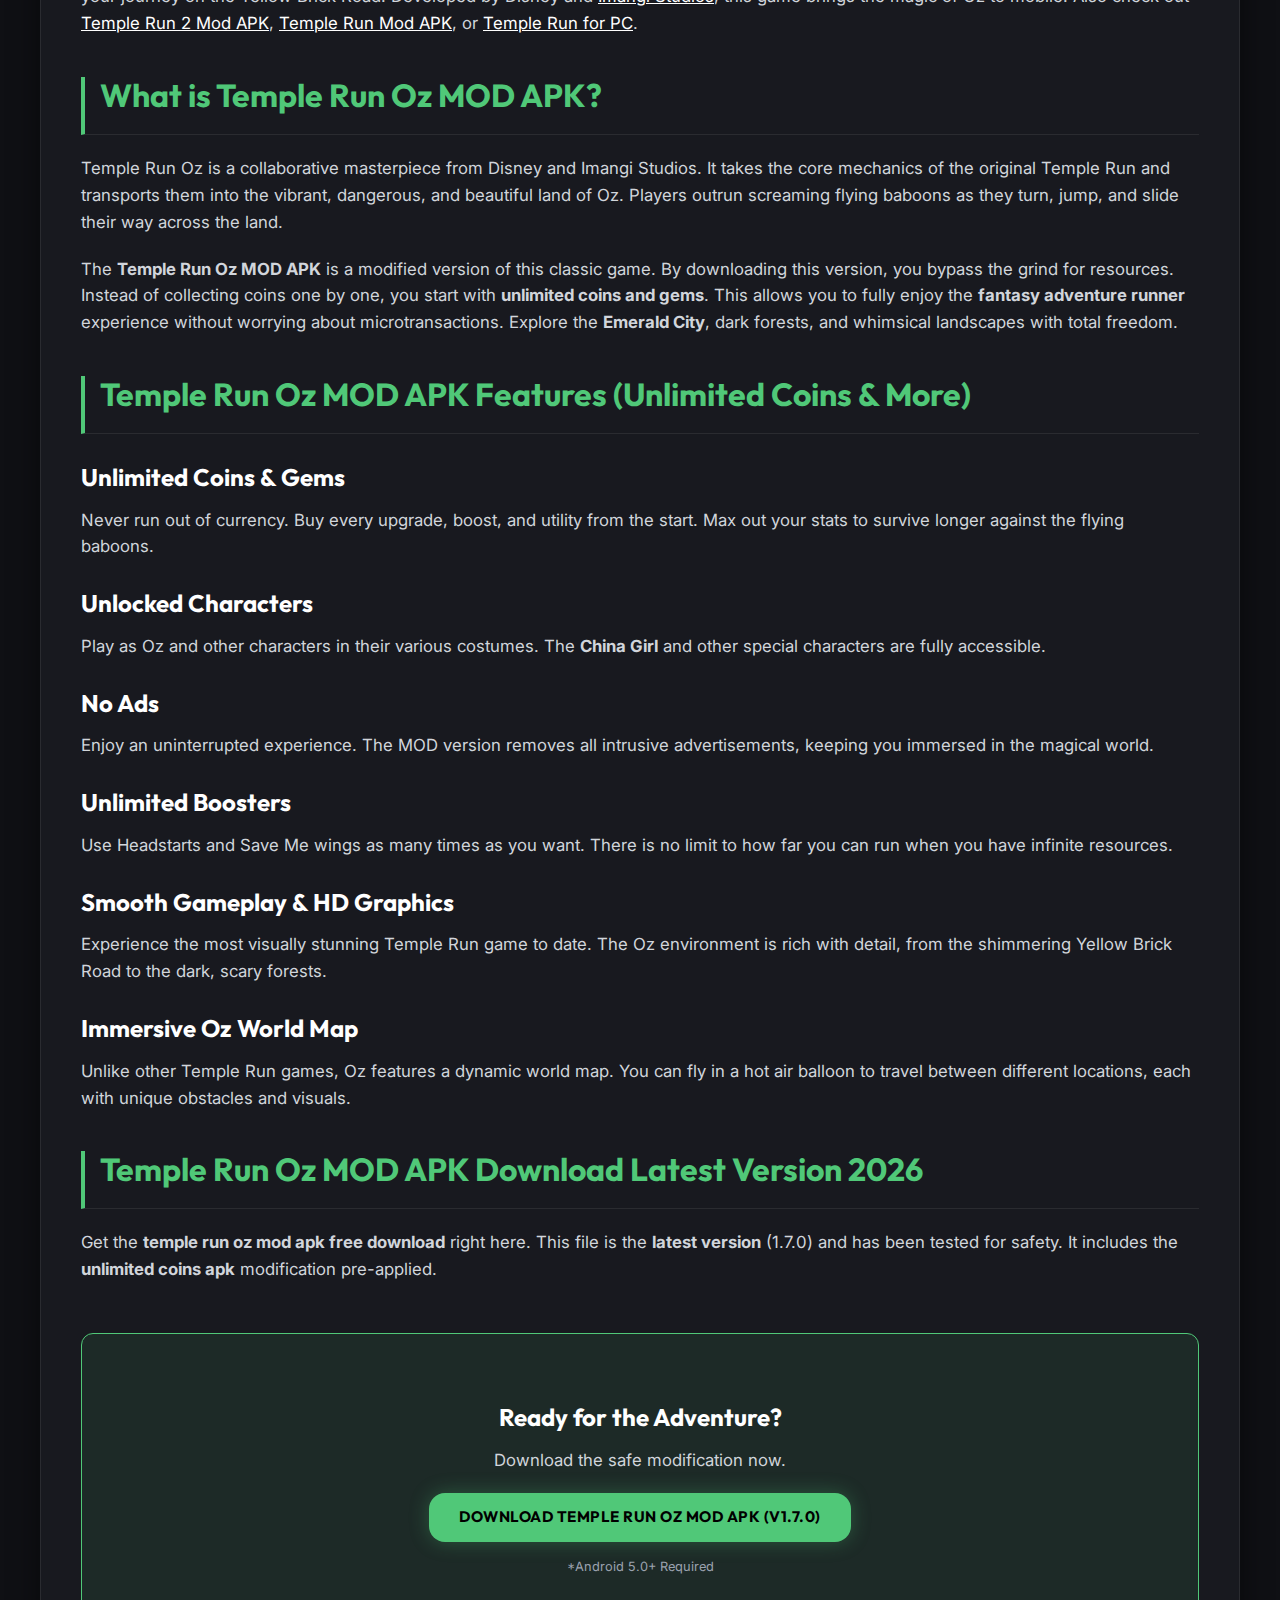
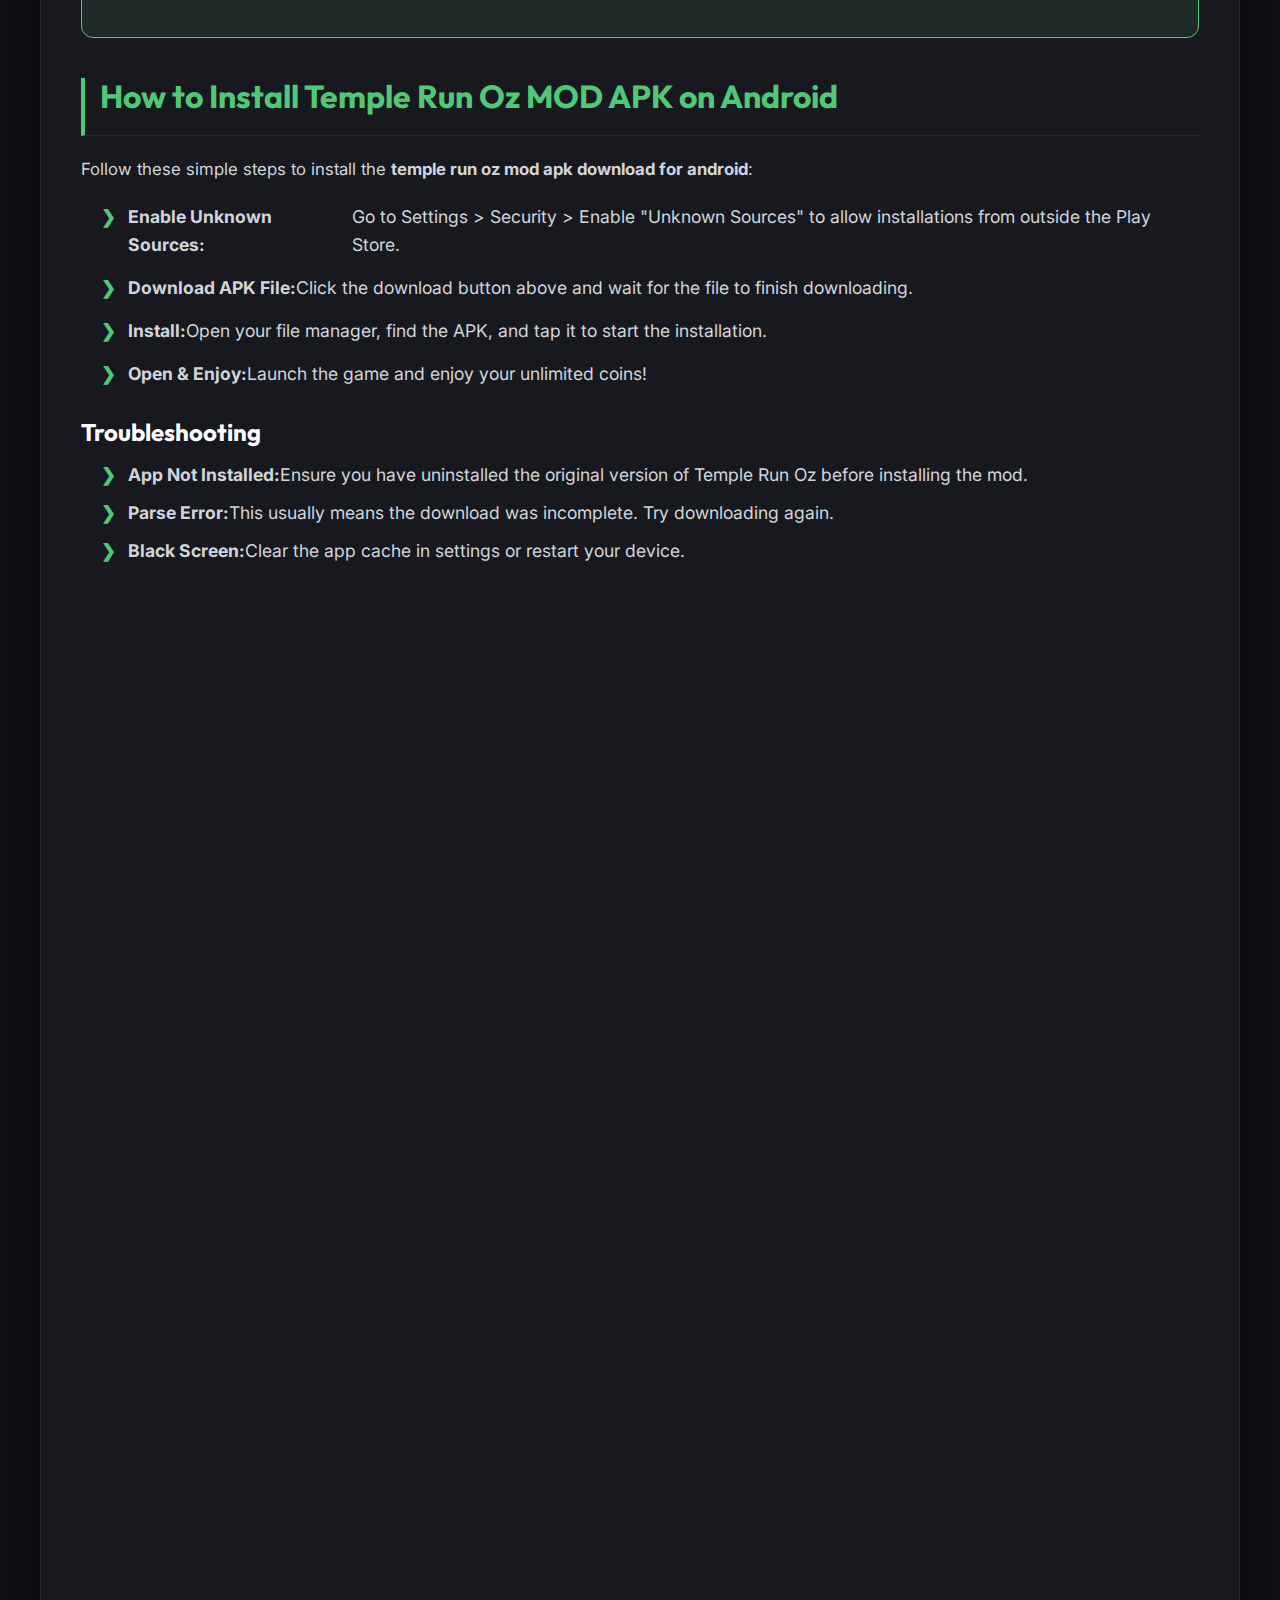
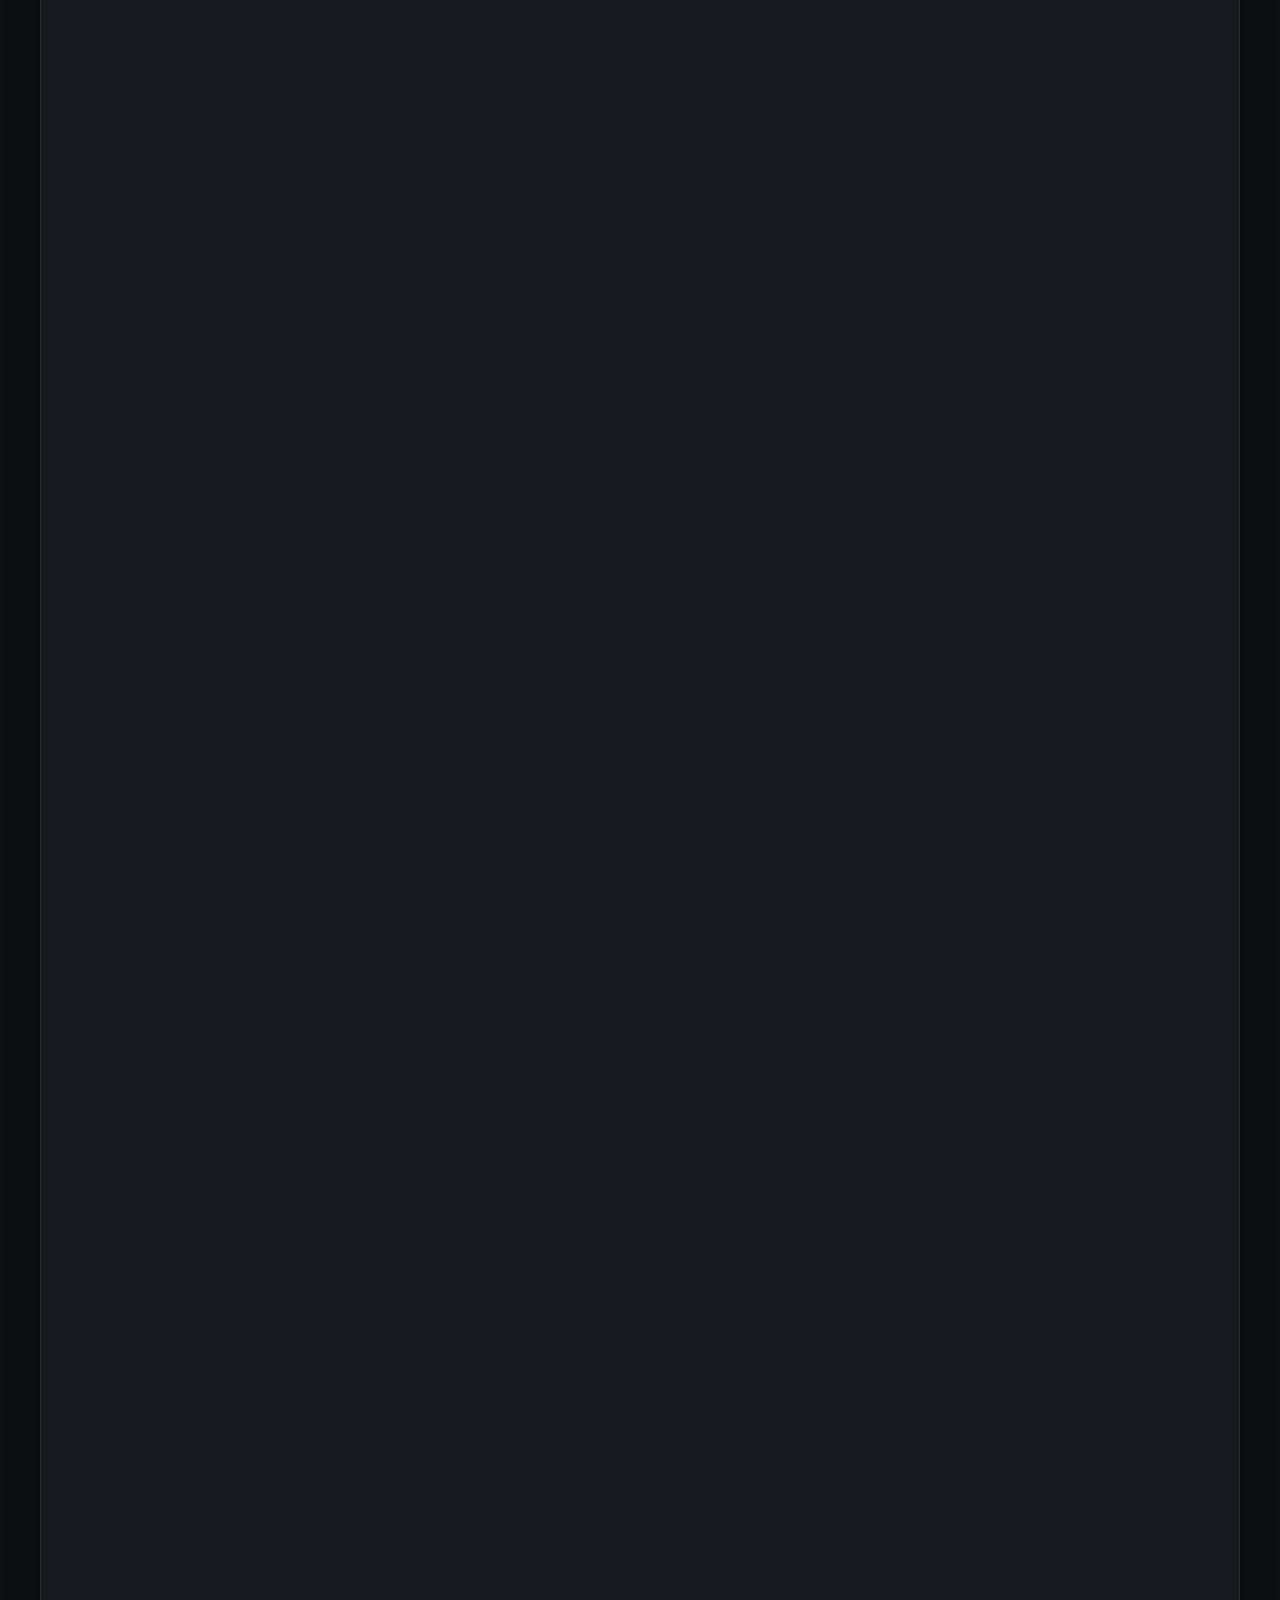
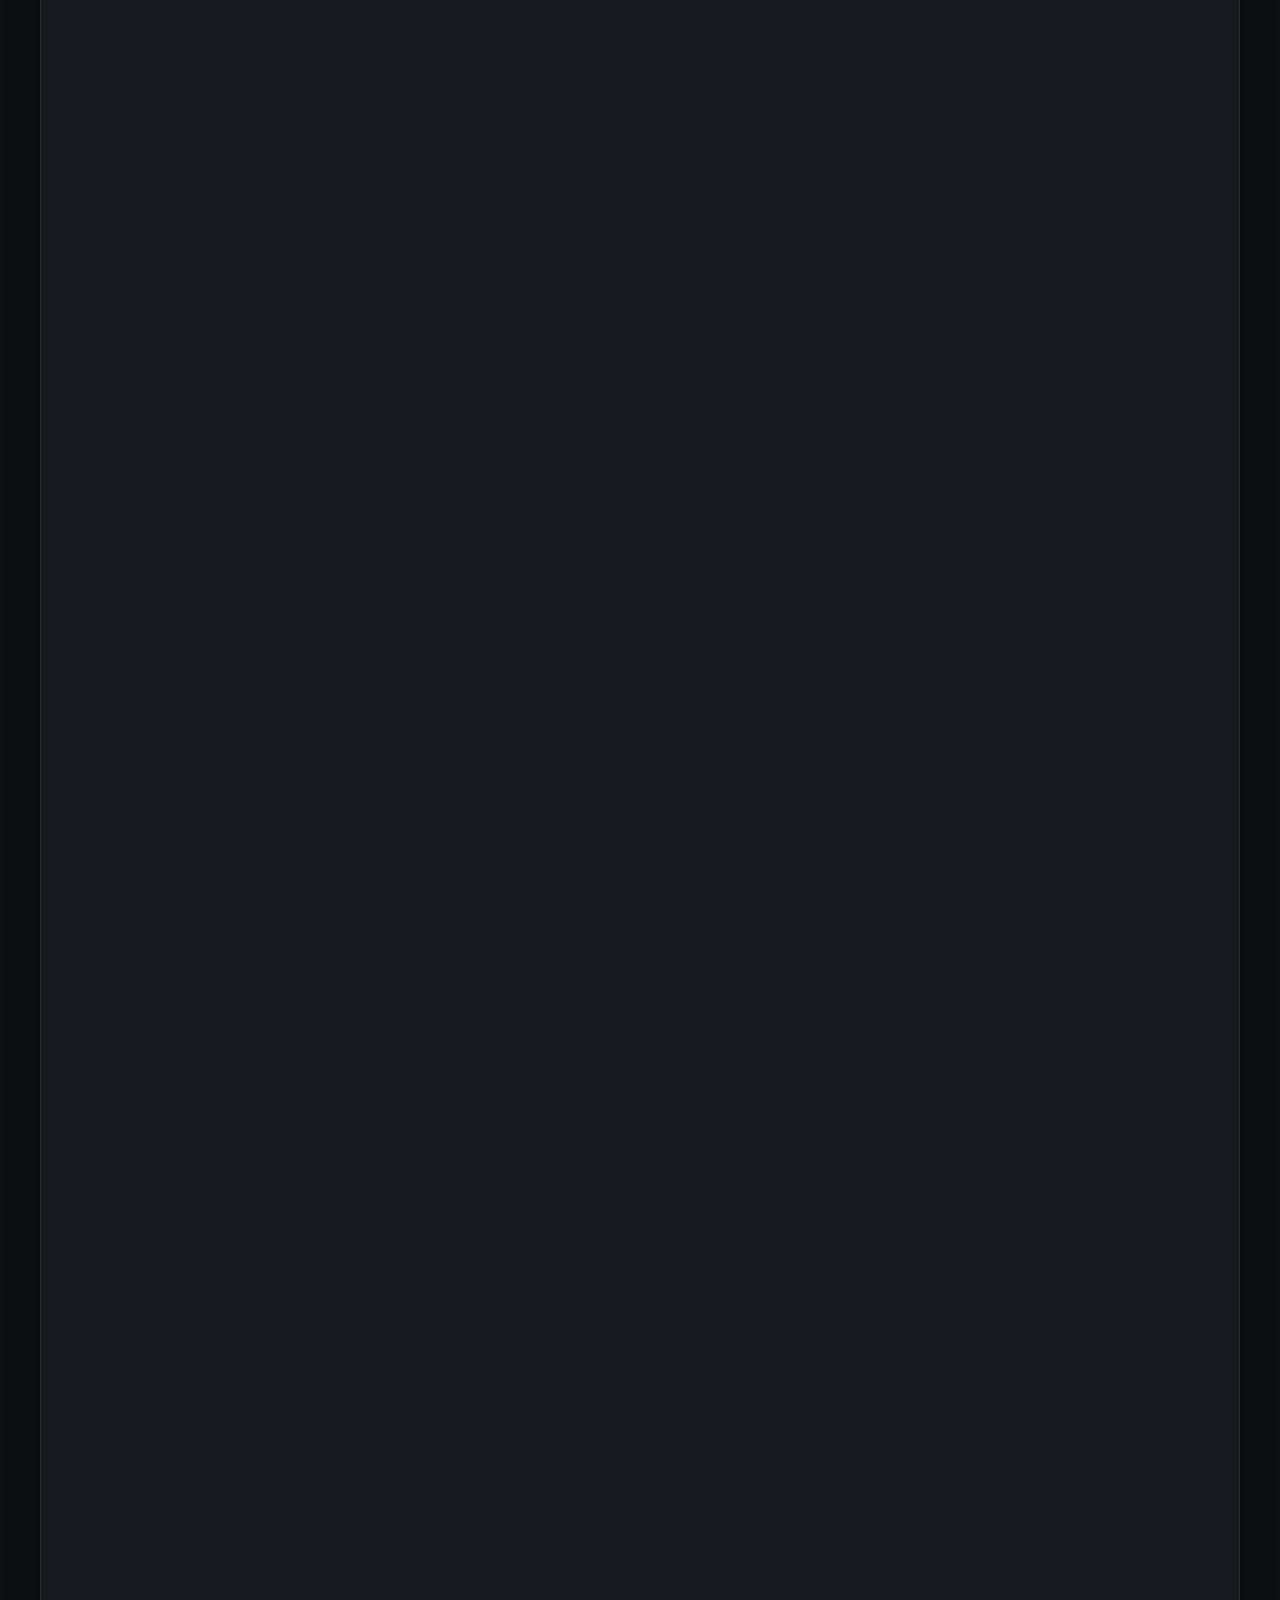
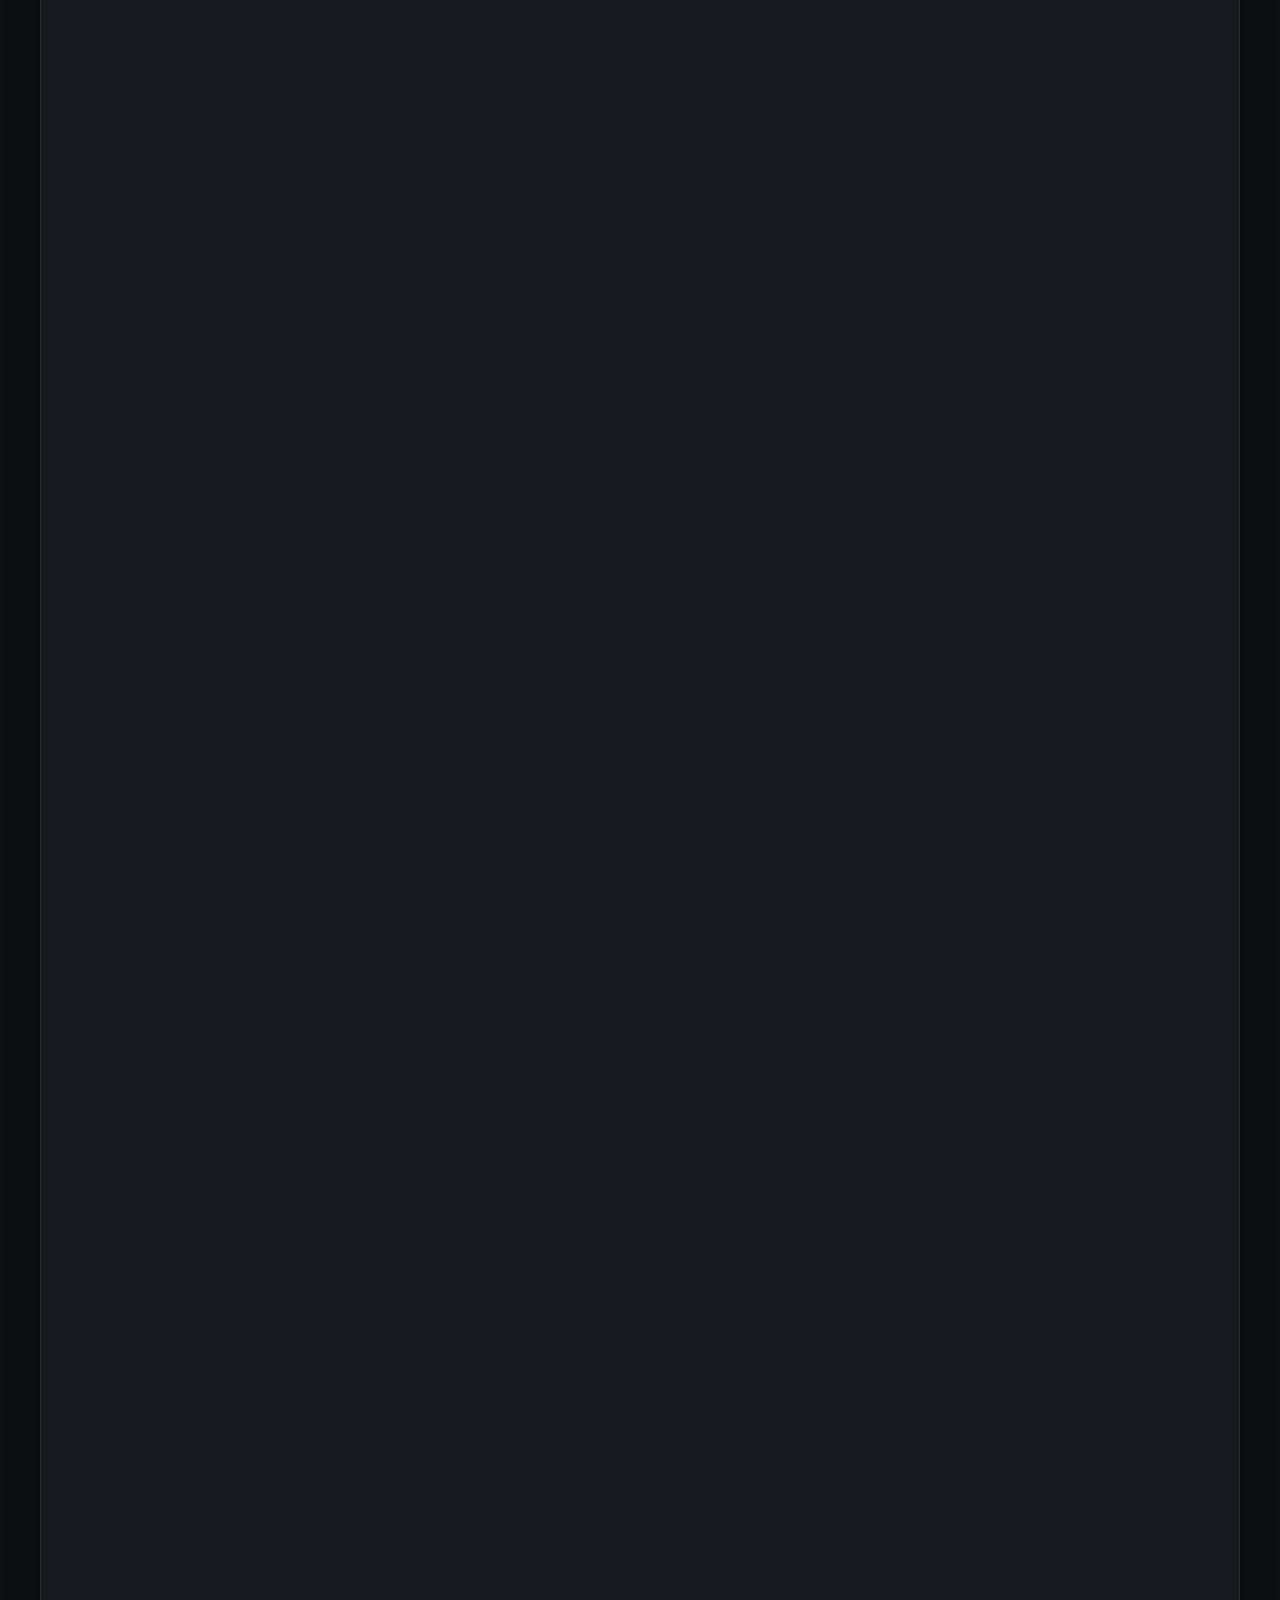
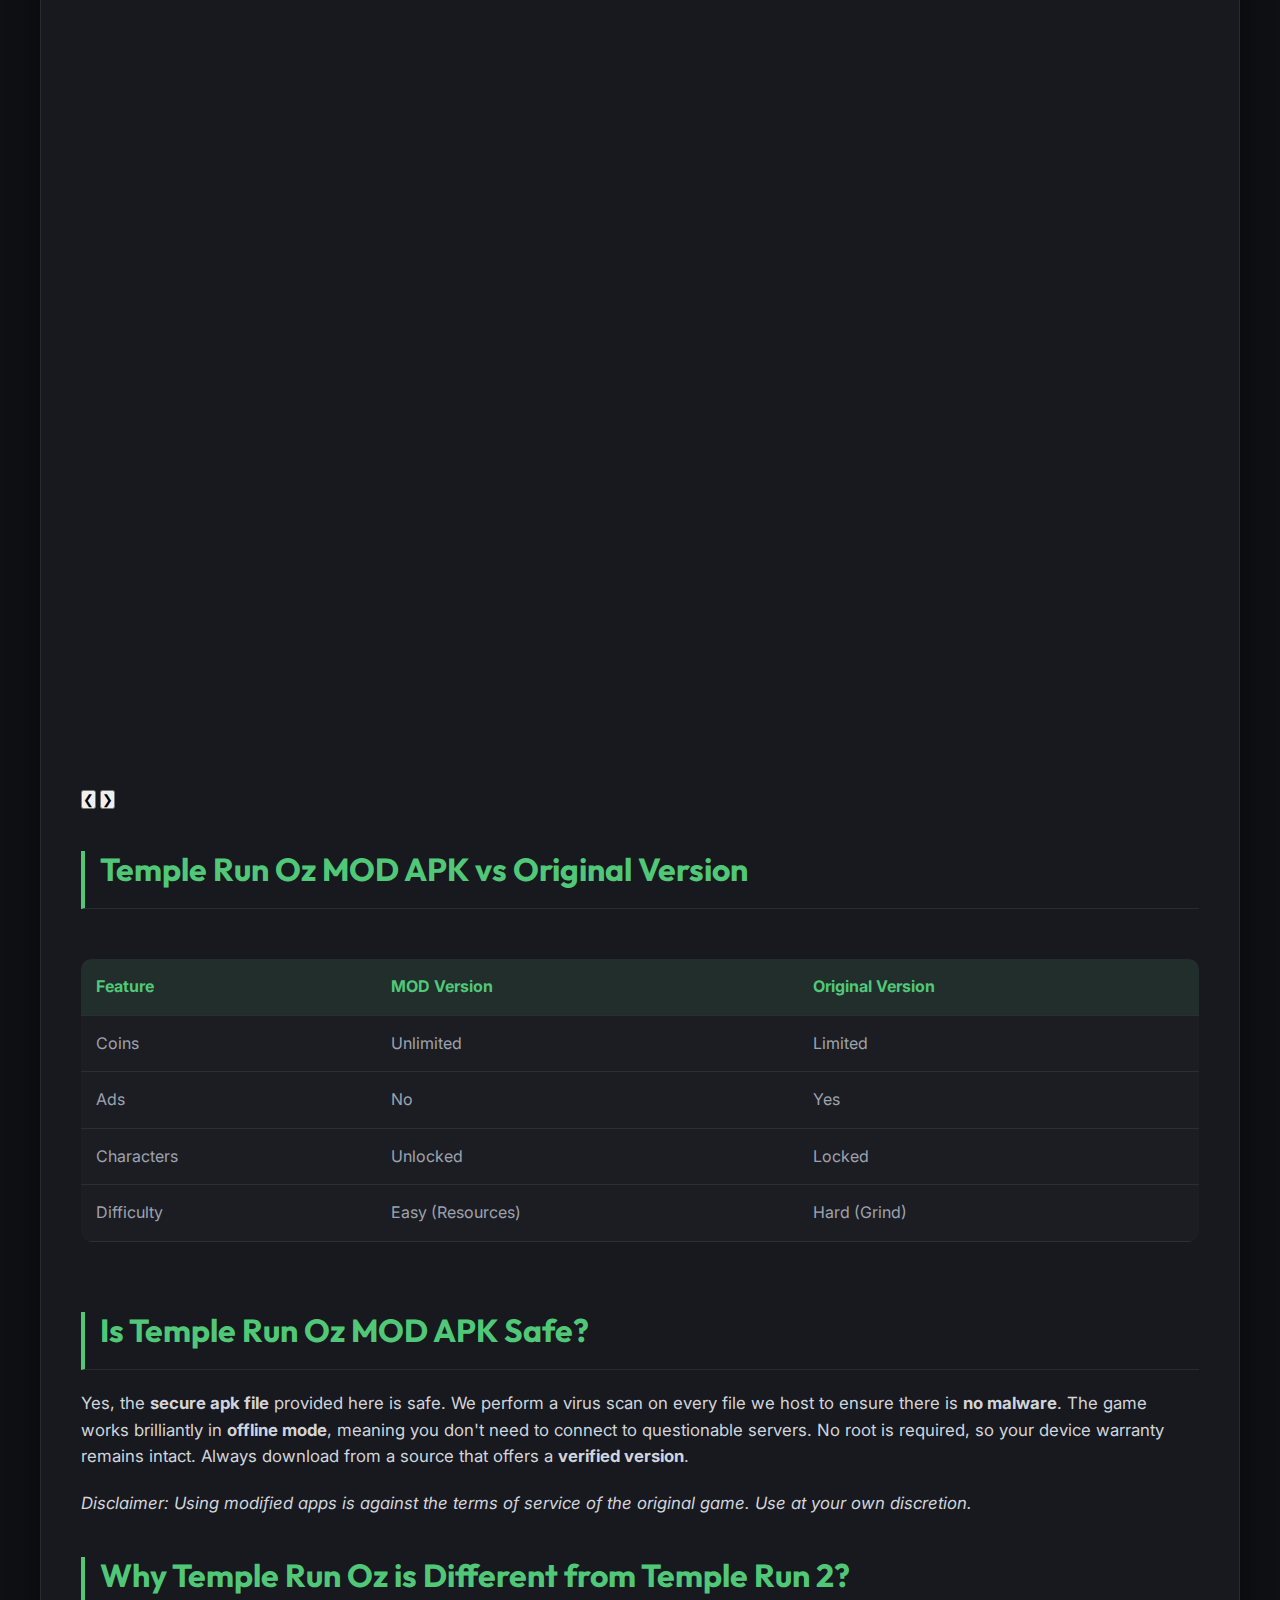
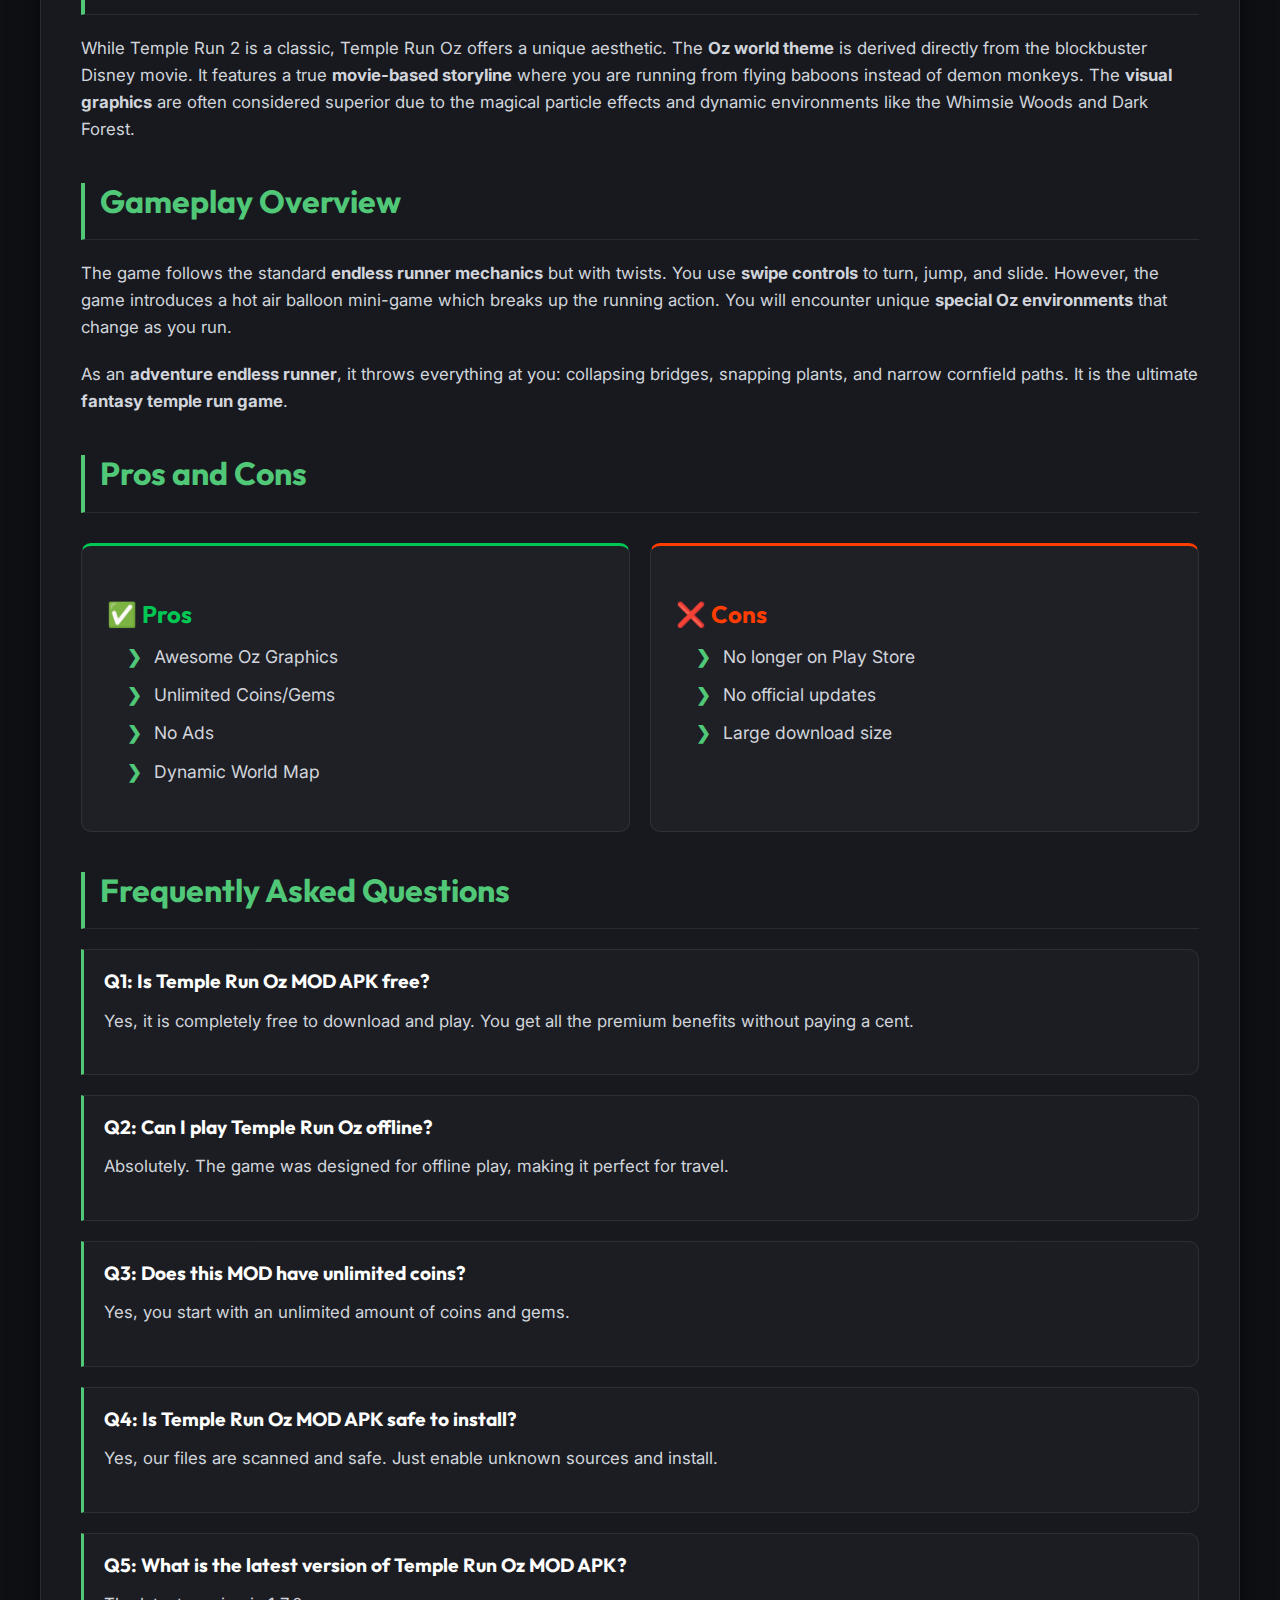
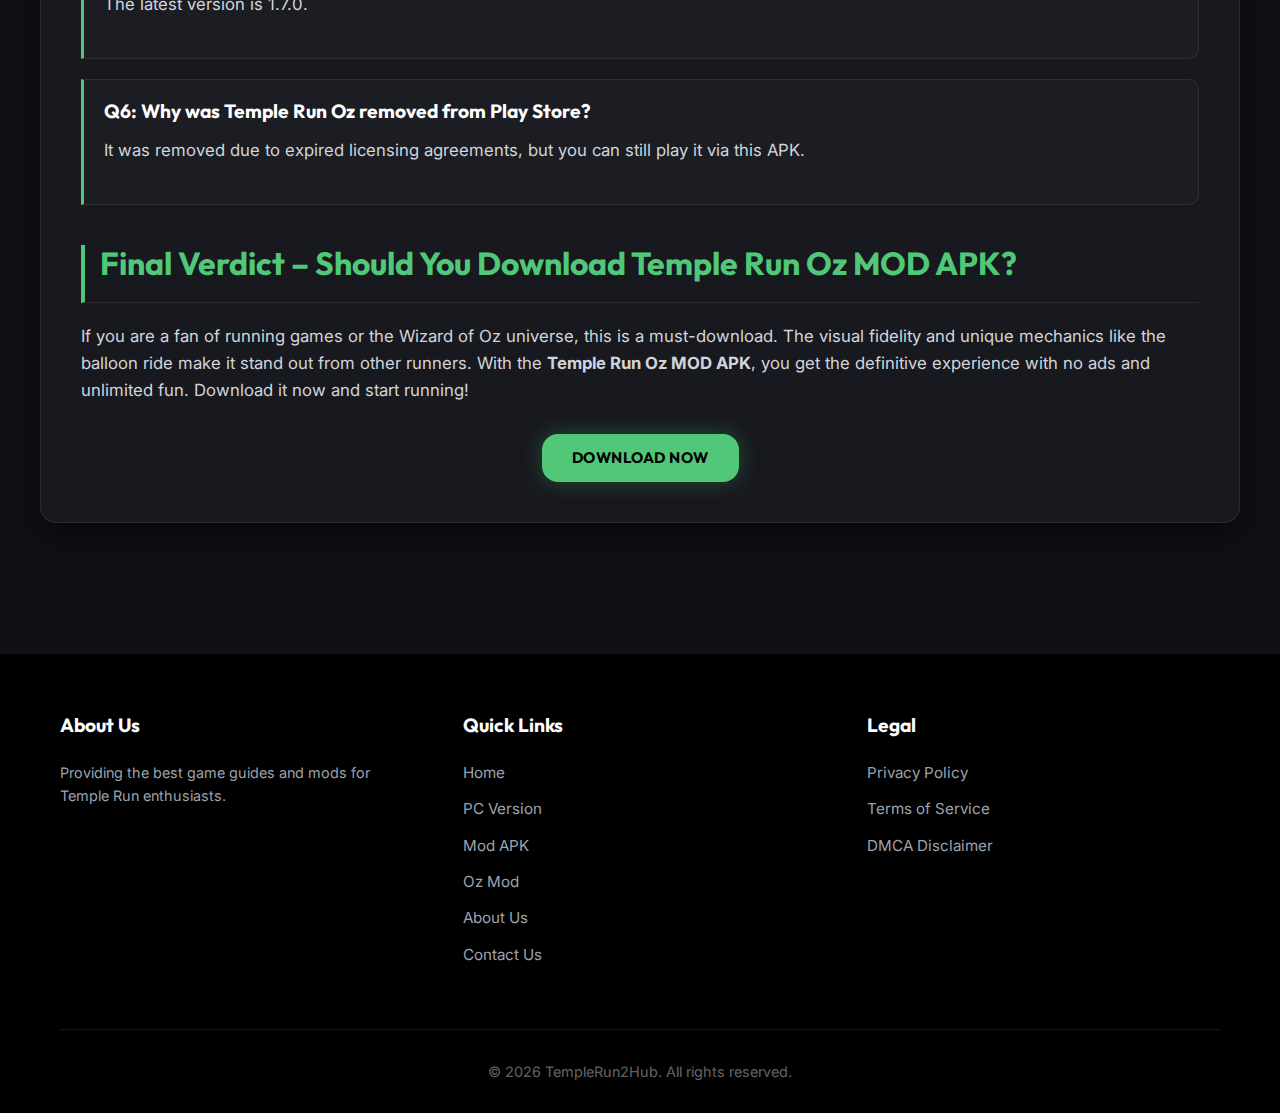
<file: temple-run-oz-mod-apk.html>
<!DOCTYPE html>
<html lang="en">

<head>
    <meta charset="UTF-8">
    <meta name="viewport" content="width=device-width, initial-scale=1.0">
    <title>Temple Run Oz MOD APK (Unlimited Coins & Gems) Download Latest Version 2026</title>
    <meta name="description"
        content="Download Temple Run Oz MOD APK latest version 2026 with unlimited coins, unlocked characters & no ads. Free safe download for Android.">
    <link rel="icon" type="image/icon" href="favicon.ico">
    <link rel="preconnect" href="https://fonts.googleapis.com">
    <link rel="preconnect" href="https://fonts.gstatic.com" crossorigin>

    <link rel="preload"
        href="https://fonts.googleapis.com/css2?family=Inter:wght@400;500;600;700&family=Outfit:wght@500;700;800;900&display=swap"
        as="style" onload="this.onload=null;this.rel='stylesheet'">
    <link rel="stylesheet" href="styles.css">
    <noscript>
        <link
            href="https://fonts.googleapis.com/css2?family=Inter:wght@400;500;600;700&family=Outfit:wght@500;700;800;900&display=swap"
            rel="stylesheet">
    </noscript>
    <script type="application/ld+json">
    {
      "@context": "https://schema.org",
      "@type": "SoftwareApplication",
      "name": "Temple Run Oz MOD APK",
      "alternateName": "Temple Run Oz Hack Mod APK",
      "description": "Temple Run Oz MOD APK latest version with unlimited coins, gems, and unlocked characters. Experience the Wizard of Oz themed endless runner with no ads.",
      "applicationCategory": "GameApplication",
      "operatingSystem": "Android",
      "softwareVersion": "1.7.0",
      "fileSize": "75.9 MB",
      "offers": {
        "@type": "Offer",
        "price": "0",
        "priceCurrency": "USD",
        "availability": "https://schema.org/InStock"
      },
      "aggregateRating": {
        "@type": "AggregateRating",
        "ratingValue": "4.6",
        "ratingCount": "15400"
      },
      "author": {
        "@type": "Organization",
        "name": "Disney / Imangi Studios"
      }
    }
    </script>
    <script type="application/ld+json">
    {
      "@context": "https://schema.org",
      "@type": "FAQPage",
      "mainEntity": [
        {
          "@type": "Question",
          "name": "Is Temple Run Oz MOD APK free?",
          "acceptedAnswer": {
            "@type": "Answer",
            "text": "Yes, Temple Run Oz MOD APK is completely free to download and play. It unlocks premium features without cost."
          }
        },
        {
            "@type": "Question",
            "name": "Can I play Temple Run Oz offline?",
            "acceptedAnswer": {
              "@type": "Answer",
              "text": "Yes, Temple Run Oz supports offline gameplay, allowing you to run through the Emerald City without an internet connection."
            }
        },
        {
            "@type": "Question",
            "name": "Does this MOD have unlimited coins?",
            "acceptedAnswer": {
              "@type": "Answer",
              "text": "Yes, this version includes unlimited coins and gems, allowing you to buy all upgrades and power-ups instantly."
            }
        },
        {
            "@type": "Question",
            "name": "Is Temple Run Oz MOD APK safe to install?",
            "acceptedAnswer": {
              "@type": "Answer",
              "text": "Yes, provided you download from a trusted source. The APK file is scanned for malware and is safe for installation on Android devices."
            }
        },
        {
            "@type": "Question",
            "name": "What is the latest version of Temple Run Oz MOD APK?",
            "acceptedAnswer": {
              "@type": "Answer",
              "text": "The latest stable version is 1.7.0, which includes all the final content updates and bug fixes."
            }
        },
        {
            "@type": "Question",
            "name": "Why was Temple Run Oz removed from Play Store?",
            "acceptedAnswer": {
              "@type": "Answer",
              "text": "It was removed due to licensing agreements ending between Disney and Imangi Studios, but you can still play it via APK download."
            }
        }
      ]
    }
    </script>

    <style>
        /* Shared Styles from Index */
        :root {
            --gold-primary: #50C878;
            /* Emerald Green for Oz */
            --gold-glow: #00FF7F;
            --jungle-green: #00C853;
            --danger-red: #FF3D00;
            --cyber-cyan: #00E5FF;
            --bg-dark: #0f1014;
            --bg-card: #18191f;
            --bg-card-hover: #22232a;
            --text-main: #FFFFFF;
            --text-muted: #9CA3AF;
            --border-light: rgba(255, 255, 255, 0.08);
            --Container-width: 1200px;
            --header-height: 70px;
            --radius-lg: 16px;
            --radius-md: 10px;
            --shadow-main: 0 10px 30px rgba(0, 0, 0, 0.5);
            --transition-smooth: 0.4s cubic-bezier(0.16, 1, 0.3, 1);
        }

        * {
            margin: 0;
            padding: 0;
            box-sizing: border-box;
        }

        body {
            font-family: 'Inter', sans-serif;
            background-color: var(--bg-dark);
            color: var(--text-main);
            line-height: 1.6;
        }

        h1,
        h2,
        h3,
        .logo {
            font-family: 'Outfit', sans-serif;
        }

        a {
            text-decoration: none;
            color: inherit;
            transition: color var(--transition-smooth);
        }

        ul {
            list-style: none;
        }

        .Container {
            max-width: var(--Container-width);
            margin: 0 auto;
            padding: 0 20px;
        }

        /* Header */
        header {
            height: var(--header-height);
            background: rgba(15, 16, 20, 0.95);
            backdrop-filter: blur(10px);
            position: fixed;
            top: 0;
            width: 100%;
            z-index: 1000;
            border-bottom: 1px solid var(--border-light);
        }

        nav {
            display: flex;
            justify-content: space-between;
            align-items: center;
            height: 100%;
        }

        .logo {
            font-size: 1.5rem;
            font-weight: 800;
            color: var(--gold-primary);
            letter-spacing: -0.5px;
        }

        .nav-links {
            display: flex;
            gap: 30px;
        }

        .nav-links a {
            font-weight: 500;
            font-size: 0.95rem;
            color: var(--text-muted);
        }

        .nav-links a:hover,
        .nav-links a.active {
            color: var(--gold-primary);
        }

        .mobile-nav-toggle {
            display: none;
            background: none;
            border: none;
            cursor: pointer;
        }

        .hamburger-line {
            display: block;
            width: 25px;
            height: 2px;
            background: var(--text-main);
            margin: 5px 0;
        }

        /* Hero */
        .hero {
            position: relative;
            height: 60vh;
            min-height: 500px;
            display: flex;
            align-items: center;
            justify-content: center;
            overflow: hidden;
            margin-top: var(--header-height);
        }

        .hero-bg {
            position: absolute;
            top: 0;
            left: 0;
            width: 100%;
            height: 100%;
            background: linear-gradient(135deg, #11998e 0%, #38ef7d 100%);
            opacity: 0.8;
        }

        .hero-overlay {
            position: absolute;
            inset: 0;
            background: linear-gradient(to bottom, rgba(15, 16, 20, 0.3), var(--bg-dark));
        }

        .hero-content {
            position: relative;
            z-index: 2;
            text-align: center;
            max-width: 800px;
        }

        .hero h1 {
            font-size: 3.5rem;
            line-height: 1.1;
            margin-bottom: 20px;
            background: linear-gradient(135deg, #FFF, var(--gold-primary));
            -webkit-background-clip: text;
            -webkit-text-fill-color: transparent;
            filter: drop-shadow(0 0 20px rgba(80, 200, 120, 0.3));
        }

        .hero p {
            font-size: 1.2rem;
            color: var(--text-muted);
            margin-bottom: 30px;
            max-width: 600px;
            margin-left: auto;
            margin-right: auto;
        }

        .cta-group {
            display: flex;
            gap: 20px;
            justify-content: center;
        }

        .btn {
            padding: 12px 30px;
            border-radius: var(--radius-lg);
            font-weight: 700;
            font-family: 'Outfit', sans-serif;
            cursor: pointer;
            transition: all 0.3s ease;
        }

        .btn-primary {
            background: var(--gold-primary);
            color: #000;
            border: none;
            box-shadow: 0 0 20px rgba(80, 200, 120, 0.3);
        }

        .btn-primary:hover {
            transform: translateY(-3px);
            box-shadow: 0 0 30px rgba(80, 200, 120, 0.5);
        }

        .btn-secondary {
            background: rgba(255, 255, 255, 0.1);
            color: #FFF;
            border: 1px solid rgba(255, 255, 255, 0.2);
            backdrop-filter: blur(10px);
        }

        .btn-secondary:hover {
            background: rgba(255, 255, 255, 0.2);
            border-color: #FFF;
        }

        /* Content */
        .section {
            padding: 50px 0;
            gap: 40px;
            align-items: start;
        }

        .app-info-panel {
            display: none;
        }

        .app-info-grid {
            display: grid;
            gap: 15px;
            margin-bottom: 25px;
        }

        .info-item {
            display: flex;
            justify-content: space-between;
            padding-bottom: 12px;
            border-bottom: 1px solid var(--border-light);
        }

        .info-label {
            color: var(--text-muted);
            font-size: 0.9rem;
        }

        .info-value {
            font-weight: 600;
            color: var(--gold-primary);
            text-align: right;
        }

        .trust-badges {
            display: flex;
            flex-wrap: wrap;
            gap: 10px;
        }

        .badge {
            background: rgba(0, 200, 83, 0.1);
            color: var(--jungle-green);
            padding: 5px 10px;
            border-radius: var(--radius-sm);
            font-size: 0.8rem;
            font-weight: 600;
            border: 1px solid rgba(0, 200, 83, 0.3);
        }

        .main-article {
            background: var(--bg-card);
            padding: 40px;
            border-radius: var(--radius-lg);
            border: 1px solid var(--border-light);
        }

        .main-article h2 {
            font-size: 2rem;
            margin: 40px 0 20px;
            color: var(--gold-primary);
            border-left: 4px solid var(--gold-primary);
            padding-left: 15px;
        }

        .main-article h3 {
            font-size: 1.5rem;
            margin: 30px 0 15px;
            color: #FFF;
        }

        .main-article p {
            margin-bottom: 20px;
            color: #D1D5DB;
            font-size: 1.05rem;
        }

        .main-article ul {
            margin-bottom: 20px;
            padding-left: 20px;
        }

        .main-article li {
            margin-bottom: 10px;
            color: #D1D5DB;
            list-style-type: disc;
        }

        .features-grid {
            display: grid;
            grid-template-columns: repeat(auto-fit, minmax(280px, 1fr));
            gap: 20px;
            margin: 30px 0;
        }

        .feature-item {
            background: rgba(255, 255, 255, 0.03);
            padding: 25px;
            border-radius: var(--radius-md);
            border: 1px solid var(--border-light);
            transition: var(--transition-fast);
        }

        .feature-item:hover {
            transform: translateY(-5px);
            border-color: var(--gold-primary);
        }

        .feature-icon {
            font-size: 2.5rem;
            margin-bottom: 15px;
        }

        .faq-item {
            background: rgba(255, 255, 255, 0.02);
            border-left: 3px solid var(--gold-primary);
            padding: 20px;
            margin-bottom: 20px;
            border-radius: 0 var(--radius-md) var(--radius-md) 0;
        }

        .faq-item h3 {
            margin-top: 0;
            font-size: 1.2rem;
        }

        table {
            width: 100%;
            border-collapse: collapse;
            margin: 30px 0;
            background: rgba(255, 255, 255, 0.02);
            border-radius: var(--radius-md);
            overflow: hidden;
        }

        th {
            background: rgba(80, 200, 120, 0.1);
            color: var(--gold-primary);
            padding: 15px;
            text-align: left;
            border-bottom: 1px solid var(--border-light);
        }

        td {
            padding: 15px;
            border-bottom: 1px solid var(--border-light);
            color: var(--text-muted);
        }

        /* Footer */
        footer {
            background: #000;
            border-top: 1px solid var(--border-light);
            padding: 60px 0 30px;
            margin-top: 80px;
        }

        .footer-content {
            display: grid;
            grid-template-columns: repeat(auto-fit, minmax(200px, 1fr));
            gap: 50px;
            margin-bottom: 50px;
        }

        .footer-col h4 {
            color: #FFF;
            margin-bottom: 25px;
            font-size: 1.2rem;
        }

        .footer-links li {
            margin-bottom: 12px;
        }

        .footer-links a {
            color: var(--text-muted);
            font-size: 0.95rem;
        }

        .footer-links a:hover {
            color: var(--gold-primary);
            padding-left: 5px;
        }

        .copyright {
            text-align: center;
            padding-top: 30px;
            border-top: 1px solid var(--border-light);
            color: rgba(255, 255, 255, 0.4);
            font-size: 0.9rem;
        }

        @media (max-width: 968px) {
            .hero h1 {
                font-size: 2.5rem;
            }
        }

        @media (max-width: 480px) {
            .nav-links {
                display: none;
            }

            .mobile-nav-toggle {
                display: block;
            }

            .hero h1 {
                font-size: 2rem;
            }

            .main-article {
                padding: 20px;
            }
        }
    </style>
</head>

<body>
    <header>
        <div class="container">
            <nav>
                <a href="index.html" class="logo">TempleRunOz<span style="color:var(--text-main)">Hub</span></a>
                <div class="nav-links">
                    <a href="index.html">Home</a>
                    <a href="temple-run-for-pc.html">PC</a>
                    <a href="temple-run-mod-apk.html">Mod APK</a>
                    <a href="temple-run-oz-mod-apk.html" class="active">Oz Mod</a>
                    <a href="aboutus.html">About</a>
                </div>
                <button class="mobile-nav-toggle" aria-label="Toggle navigation">
                    <span class="hamburger-line"></span>
                    <span class="hamburger-line"></span>
                    <span class="hamburger-line"></span>
                </button>
            </nav>
        </div>
    </header>

    <section class="hero">
        <div class="hero-bg"></div>
        <div class="hero-overlay"></div>
        <div class="Container">
            <div class="hero-content">
                <h1>Temple Run Oz MOD APK (Unlimited Coins & Gems) Download Latest </h1>
                <p>Run down the Yellow Brick Road in this magical endless runner. Experience the Emerald City with
                    unlimited resources and unlocked characters.</p>
                <div class="cta-group">
                    <a href="https://www.dropbox.com/scl/fi/9pp2rte9t8x7hmowfyls9/temple-run-oz-mod-apk.apk?rlkey=a1lcbh5ploj6lo8otuktgfxxt&st=84pvgrkr&dl=1"
                        class="btn btn-primary">Download Oz Mod APK</a>
                    <a href="#features" class="btn btn-secondary">Explore Features</a>
                </div>
            </div>
        </div>
    </section>

    <main class="Container section">
        <article class="main-article">
            <!-- App Specifications -->
            <div
                style="background: rgba(80, 200, 120, 0.05); border: 1px solid var(--gold-primary); border-radius: var(--radius-md); padding: 30px; margin-bottom: 40px;">
                <h3 style="margin-top: 0; margin-bottom: 25px; color: var(--gold-primary); text-align: center;">📱 App
                    Specifications</h3>
                <div style="overflow-x: auto;">
                    <table>
                        <tbody>
                            <tr>
                                <td><strong>App Name</strong></td>
                                <td>Temple Run Oz MOD APK</td>
                            </tr>
                            <tr>
                                <td><strong>Version</strong></td>
                                <td>1.7.0</td>
                            </tr>
                            <tr>
                                <td><strong>Size</strong></td>
                                <td>75.9 MB</td>
                            </tr>
                            <tr>
                                <td><strong>Developer</strong></td>
                                <td>Disney / Imangi Studios</td>
                            </tr>
                            <tr>
                                <td><strong>Category</strong></td>
                                <td>Arcade</td>
                            </tr>
                            <tr>
                                <td><strong>Android Requirement</strong></td>
                                <td>5.0+</td>
                            </tr>
                            <tr>
                                <td><strong>MOD Features</strong></td>
                                <td>Unlimited Coins, Gems, Unlocked Characters, No Ads</td>
                            </tr>
                            <tr>
                                <td><strong>Price</strong></td>
                                <td>Free</td>
                            </tr>
                            <tr>
                                <td><strong>Last Updated</strong></td>
                                <td>2026</td>
                            </tr>
                        </tbody>
                    </table>
                </div>
            </div>

            <h2>Temple Run Oz MOD APK – Magical Endless Run Adventure</h2>
            <p><strong>Temple Run Oz MOD APK</strong> brings the magical world of Oz to your Android device in a
                thrilling endless runner experience. Based on the film <em>Oz the Great and Powerful</em>, this game
                combines the classic Temple Run gameplay with stunning new environments. With our <strong>temple run oz
                    mod apk download</strong>, you get unlimited coins and gems to unlock all costumes and power-ups
                instantly. Get the <strong>latest version</strong> today and start your journey on the Yellow Brick
                Road. Developed by Disney and <a href="https://imangistudios.com/" target="_blank"
                    rel="nofollow noopener" style="color: #fff; text-decoration: underline;">Imangi Studios</a>, this
                game brings the magic of Oz to mobile. Also check out <a href="index.html"
                    style="color: #fff; text-decoration: underline;">Temple Run 2 Mod APK</a>, <a
                    href="temple-run-mod-apk.html" style="color: #fff; text-decoration: underline;">Temple Run Mod
                    APK</a>, or <a href="temple-run-for-pc.html" style="color: #fff; text-decoration: underline;">Temple
                    Run for PC</a>.</p>

            <h2 id="what-is">What is Temple Run Oz MOD APK?</h2>
            <p>Temple Run Oz is a collaborative masterpiece from Disney and Imangi Studios. It takes the core mechanics
                of the original <a href="temple-run-mod-apk.html">Temple Run</a> and transports them into the vibrant,
                dangerous, and beautiful land of Oz. Players outrun screaming flying baboons as they turn, jump, and
                slide their way across the land.</p>
            <p>The <strong>Temple Run Oz MOD APK</strong> is a modified version of this classic game. By downloading
                this version, you bypass the grind for resources. Instead of collecting coins one by one, you start
                with <strong>unlimited coins and gems</strong>. This allows you to fully enjoy the <strong>fantasy
                    adventure runner</strong> experience without worrying about microtransactions. Explore the
                <strong>Emerald City</strong>, dark forests, and whimsical landscapes with total freedom.
            </p>

            <h2 id="features">Temple Run Oz MOD APK Features (Unlimited Coins & More)</h2>

            <h3>Unlimited Coins & Gems</h3>
            <p>Never run out of currency. Buy every upgrade, boost, and utility from the start. Max out your stats to
                survive longer against the flying baboons.</p>

            <h3>Unlocked Characters</h3>
            <p>Play as Oz and other characters in their various costumes. The <strong>China Girl</strong> and other
                special characters are fully accessible.</p>

            <h3>No Ads</h3>
            <p>Enjoy an uninterrupted experience. The MOD version removes all intrusive advertisements, keeping you
                immersed in the magical world.</p>

            <h3>Unlimited Boosters</h3>
            <p>Use Headstarts and Save Me wings as many times as you want. There is no limit to how far you can run when
                you have infinite resources.</p>

            <h3>Smooth Gameplay & HD Graphics</h3>
            <p>Experience the most visually stunning Temple Run game to date. The Oz environment is rich with detail,
                from the shimmering Yellow Brick Road to the dark, scary forests.</p>

            <h3>Immersive Oz World Map</h3>
            <p>Unlike other Temple Run games, Oz features a dynamic world map. You can fly in a hot air balloon to
                travel between different locations, each with unique obstacles and visuals.</p>

            <h2 id="download">Temple Run Oz MOD APK Download Latest Version 2026</h2>
            <p>Get the <strong>temple run oz mod apk free download</strong> right here. This file is the
                <strong>latest version</strong> (1.7.0) and has been tested for safety. It includes the
                <strong>unlimited coins apk</strong> modification pre-applied.
            </p>

            <div id="download-section"
                style="margin-top: 50px; text-align: center; background: rgba(80, 200, 120, 0.1); padding: 40px; border-radius: 12px; border: 1px solid var(--gold-primary);">
                <h3>Ready for the Adventure?</h3>
                <p style="margin-bottom: 20px;">Download the safe modification now.</p>
                <a href="https://www.dropbox.com/scl/fi/9pp2rte9t8x7hmowfyls9/temple-run-oz-mod-apk.apk?rlkey=a1lcbh5ploj6lo8otuktgfxxt&st=84pvgrkr&dl=1"
                    class="btn btn-primary">Download Temple Run Oz MOD APK (v1.7.0)</a>
                <p style="font-size: 0.8rem; margin-top: 15px; color: var(--text-muted);">*Android 5.0+ Required</p>
            </div>

            <h2 id="install">How to Install Temple Run Oz MOD APK on Android</h2>
            <p>Follow these simple steps to install the <strong>temple run oz mod apk download for android</strong>:</p>

            <ol style="margin-left: 20px; color: var(--text-muted); margin-bottom: 30px;">
                <li style="margin-bottom: 15px;"><strong>Enable Unknown Sources:</strong> Go to Settings > Security >
                    Enable "Unknown Sources" to allow installations from outside the Play Store.</li>
                <li style="margin-bottom: 15px;"><strong>Download APK File:</strong> Click the download button above and
                    wait for the file to finish downloading.</li>
                <li style="margin-bottom: 15px;"><strong>Install:</strong> Open your file manager, find the APK, and
                    tap it to start the installation.</li>
                <li style="margin-bottom: 15px;"><strong>Open & Enjoy:</strong> Launch the game and enjoy your
                    unlimited coins!</li>
            </ol>

            <h3>Troubleshooting</h3>
            <ul>
                <li><strong>App Not Installed:</strong> Ensure you have uninstalled the original version of Temple Run
                    Oz
                    before installing the mod.</li>
                <li><strong>Parse Error:</strong> This usually means the download was incomplete. Try downloading again.
                </li>
                <li><strong>Black Screen:</strong> Clear the app cache in settings or restart your device.</li>
            </ul>

            <div class="swiper">
                <div class="swiper-wrapper">
                    <div class="swiper-slide"><img
                            src="temple-run-oz/enabling allow from this source option temple run oz screenshot 1.webp"
                            alt="installation guide temple run oz screenshot 1" loading="lazy" decoding="async"></div>
                    <div class="swiper-slide"><img
                            src="temple-run-oz/enabling allow from this source option temple run oz screenshot 2.webp"
                            alt="installation guide temple run oz screenshot 2" loading="lazy" decoding="async"></div>
                    <div class="swiper-slide"><img src="temple-run-oz/installig-temple-run-oz-mod-apk-screenshot-2.webp"
                            alt="installation guide temple run oz screenshot 3" loading="lazy" decoding="async"></div>
                    <div class="swiper-slide"><img
                            src="temple-run-oz/installig-temple-run-oz-mod-apk-unlimited-coins-screenshot-2.webp"
                            alt="installation guide temple run oz screenshot 4" loading="lazy" decoding="async"></div>

                </div>
                <button class="swiper-button prev">&#10094;</button>
                <button class="swiper-button next">&#10095;</button>
            </div>

            <h2 id="comparison">Temple Run Oz MOD APK vs Original Version</h2>
            <div style="overflow-x: auto;">
                <table>
                    <thead>
                        <tr>
                            <th>Feature</th>
                            <th>MOD Version</th>
                            <th>Original Version</th>
                        </tr>
                    </thead>
                    <tbody>
                        <tr>
                            <td>Coins</td>
                            <td>Unlimited</td>
                            <td>Limited</td>
                        </tr>
                        <tr>
                            <td>Ads</td>
                            <td>No</td>
                            <td>Yes</td>
                        </tr>
                        <tr>
                            <td>Characters</td>
                            <td>Unlocked</td>
                            <td>Locked</td>
                        </tr>
                        <tr>
                            <td>Difficulty</td>
                            <td>Easy (Resources)</td>
                            <td>Hard (Grind)</td>
                        </tr>
                    </tbody>
                </table>
            </div>

            <h2 id="safe">Is Temple Run Oz MOD APK Safe?</h2>
            <p>Yes, the <strong>secure apk file</strong> provided here is safe. We perform a virus scan on every file we
                host to ensure there is <strong>no malware</strong>. The game works brilliantly in <strong>offline
                    mode</strong>, meaning you don't need to connect to questionable servers. No root is required, so
                your device warranty remains intact. Always download from a source that offers a <strong>verified
                    version</strong>.</p>
            <p><em>Disclaimer: Using modified apps is against the terms of service of the original game. Use at your own
                    discretion.</em></p>

            <h2 id="difference">Why Temple Run Oz is Different from Temple Run 2?</h2>
            <p>While <a href="temple-run-mod-apk.html">Temple Run 2</a> is a classic, Temple Run Oz offers a unique
                aesthetic. The <strong>Oz world theme</strong> is derived directly from the blockbuster Disney movie. It
                features a true <strong>movie-based storyline</strong> where you are running from flying baboons instead
                of demon monkeys. The <strong>visual graphics</strong> are often considered superior due to the magical
                particle effects and dynamic environments like the Whimsie Woods and Dark Forest.</p>

            <h2 id="gameplay">Gameplay Overview</h2>
            <p>The game follows the standard <strong>endless runner mechanics</strong> but with twists. You use
                <strong>swipe controls</strong> to turn, jump, and slide. However, the game introduces a hot air balloon
                mini-game which breaks up the running action. You will encounter unique <strong>special Oz
                    environments</strong> that change as you run.
            </p>
            <p>As an <strong>adventure endless runner</strong>, it throws everything at you: collapsing bridges,
                snapping plants, and narrow cornfield paths. It is the ultimate <strong>fantasy temple run
                    game</strong>.</p>

            <h2 id="pros-cons">Pros and Cons</h2>
            <div class="features-grid" style="grid-template-columns: 1fr 1fr;">
                <div class="feature-item" style="border-top: 3px solid #00C853;">
                    <h3 style="color: #00C853;">✅ Pros</h3>
                    <ul>
                        <li>Awesome Oz Graphics</li>
                        <li>Unlimited Coins/Gems</li>
                        <li>No Ads</li>
                        <li>Dynamic World Map</li>
                    </ul>
                </div>
                <div class="feature-item" style="border-top: 3px solid #FF3D00;">
                    <h3 style="color: #FF3D00;">❌ Cons</h3>
                    <ul>
                        <li>No longer on Play Store</li>
                        <li>No official updates</li>
                        <li>Large download size</li>
                    </ul>
                </div>
            </div>

            <h2 id="faq">Frequently Asked Questions</h2>
            <div class="faq-item">
                <h3>Q1: Is Temple Run Oz MOD APK free?</h3>
                <p>Yes, it is completely free to download and play. You get all the premium benefits without paying a
                    cent.</p>
            </div>
            <div class="faq-item">
                <h3>Q2: Can I play Temple Run Oz offline?</h3>
                <p>Absolutely. The game was designed for offline play, making it perfect for travel.</p>
            </div>
            <div class="faq-item">
                <h3>Q3: Does this MOD have unlimited coins?</h3>
                <p>Yes, you start with an unlimited amount of coins and gems.</p>
            </div>
            <div class="faq-item">
                <h3>Q4: Is Temple Run Oz MOD APK safe to install?</h3>
                <p>Yes, our files are scanned and safe. Just enable unknown sources and install.</p>
            </div>
            <div class="faq-item">
                <h3>Q5: What is the latest version of Temple Run Oz MOD APK?</h3>
                <p>The latest version is 1.7.0.</p>
            </div>
            <div class="faq-item">
                <h3>Q6: Why was Temple Run Oz removed from Play Store?</h3>
                <p>It was removed due to expired licensing agreements, but you can still play it via this APK.</p>
            </div>

            <h2>Final Verdict – Should You Download Temple Run Oz MOD APK?</h2>
            <p>If you are a fan of running games or the Wizard of Oz universe, this is a must-download. The visual
                fidelity and unique mechanics like the balloon ride make it stand out from other runners. With the
                <strong>Temple Run Oz MOD APK</strong>, you get the definitive experience with no ads and unlimited fun.
                Download it now and start running!
            </p>
            <div style="text-align: center; margin-top: 30px;">
                <a href="https://www.dropbox.com/scl/fi/9pp2rte9t8x7hmowfyls9/temple-run-oz-mod-apk.apk?rlkey=a1lcbh5ploj6lo8otuktgfxxt&st=84pvgrkr&dl=1"
                    class="btn btn-primary">Download Now</a>
            </div>

        </article>
    </main>

    <footer>
        <div class="Container">
            <div class="footer-content">
                <div class="footer-col">
                    <h4>About Us</h4>
                    <p style="color: var(--text-muted); font-size: 0.9rem;">Providing the best game guides and mods for
                        Temple Run enthusiasts.</p>
                </div>
                <div class="footer-col">
                    <h4>Quick Links</h4>
                    <ul class="footer-links">
                        <li><a href="index.html">Home</a></li>
                        <li><a href="temple-run-for-pc.html">PC Version</a></li>
                        <li><a href="temple-run-mod-apk.html">Mod APK</a></li>
                        <li><a href="temple-run-oz-mod-apk.html">Oz Mod</a></li>
                        <li><a href="aboutus.html">About Us</a></li>
                        <li><a href="contact.html">Contact Us</a></li>
                    </ul>
                </div>
                <div class="footer-col">
                    <h4>Legal</h4>
                    <ul class="footer-links">
                        <li><a href="privacy.html">Privacy Policy</a></li>
                        <li><a href="terms.html">Terms of Service</a></li>
                        <li><a href="dmca.html">DMCA Disclaimer</a></li>
                    </ul>
                </div>
            </div>
            <div class="copyright">
                <p>&copy; 2026 TempleRun2Hub. All rights reserved.</p>
            </div>
        </div>
    </footer>

    <!-- Mobile Drawer -->
    <div class="mobile-drawer">
        <div class="nav-links">
            <a href="index.html">Home</a>
            <a href="temple-run-for-pc.html">PC Mode</a>
            <a href="temple-run-mod-apk.html">Mod APK</a>
            <a href="temple-run-oz-mod-apk.html" class="active">Oz Mod</a>
            <a href="aboutus.html">About Us</a>
            <a href="contact.html">Contact</a>
        </div>
    </div>
    <div class="drawer-overlay"></div>
    <script src="script.js"></script>
</body>

</html>
</file>
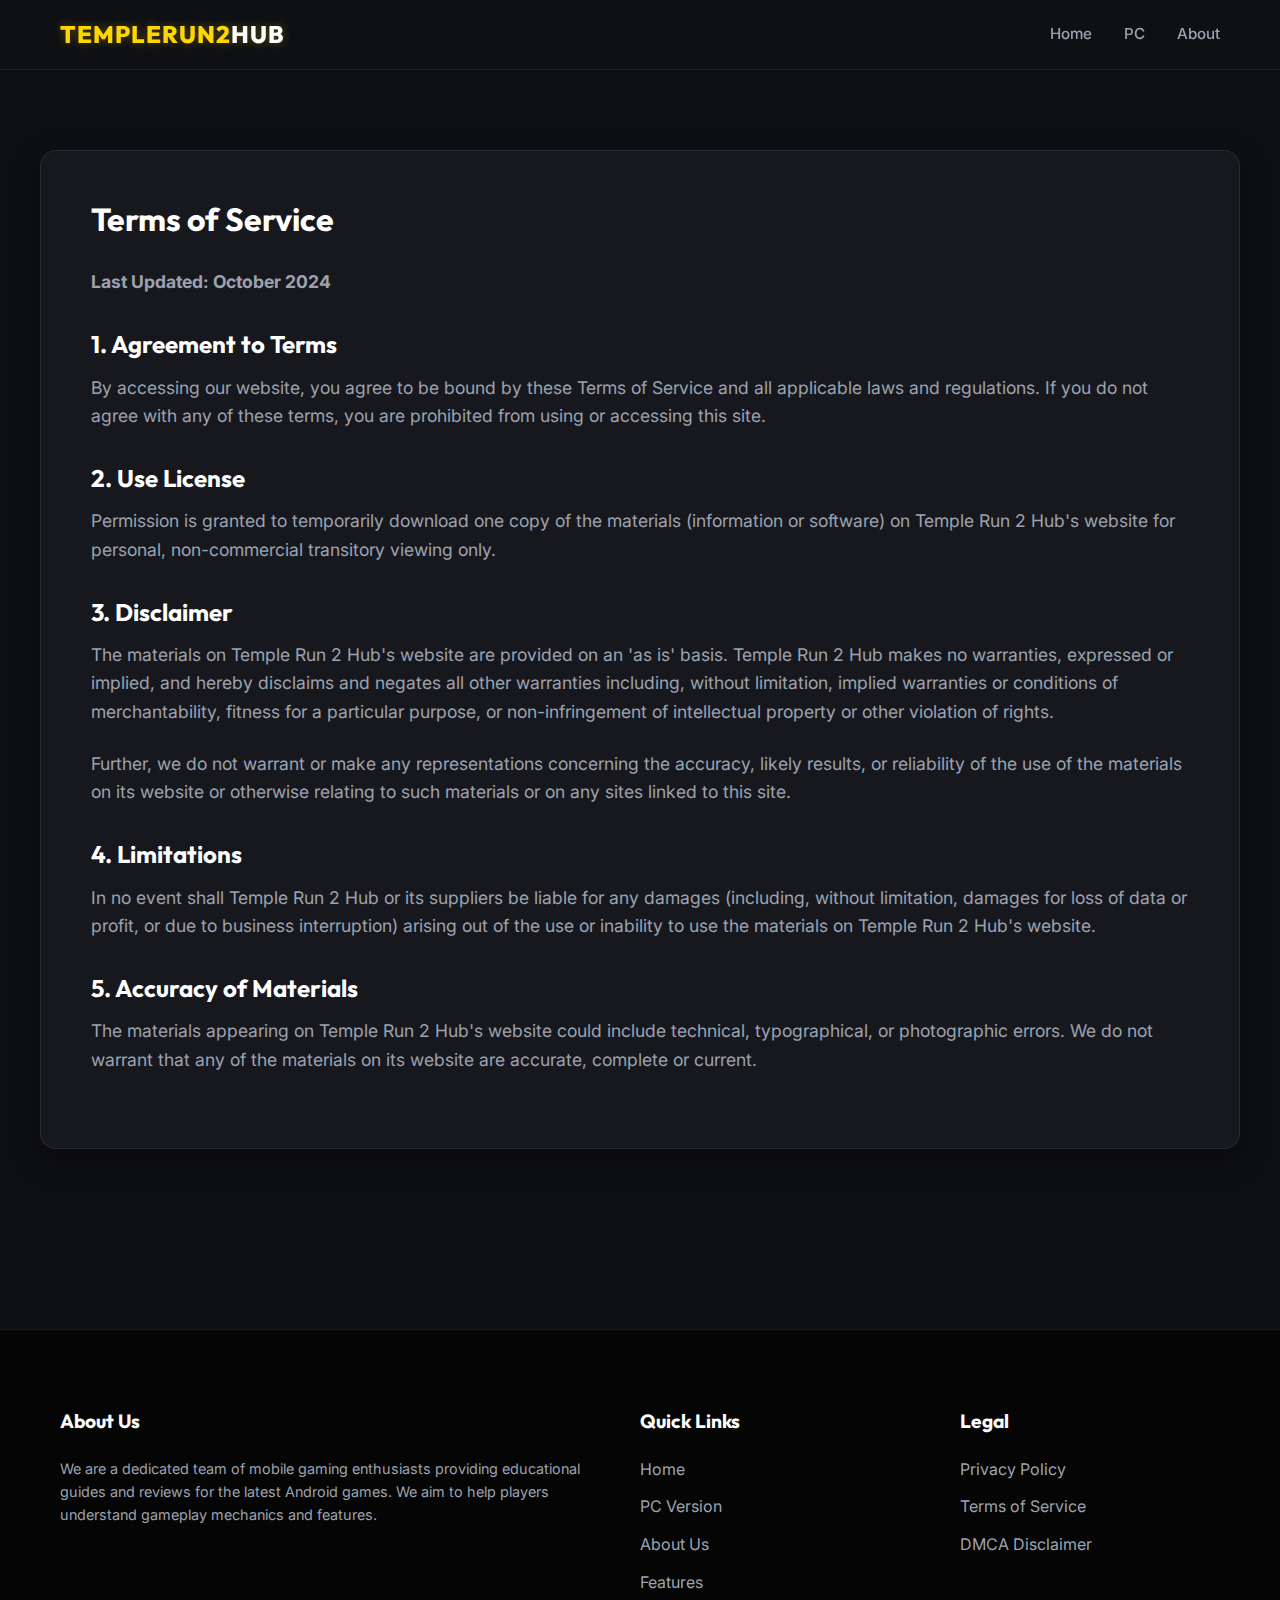
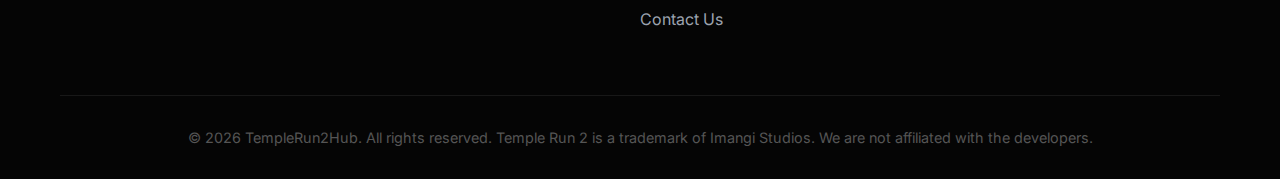
<file: terms.html>
<!DOCTYPE html>
<html lang="en">

<head>
    <meta charset="UTF-8">
    <meta name="viewport" content="width=device-width, initial-scale=1.0">
    <title>Terms of Service - Temple Run 2 Hub</title>
    <meta name="description"
        content="Terms of Service for Temple Run 2 Hub. Review our website usage rules and guidelines.">
    <link rel="icon" type="image/icon" href="favicon.ico">
    <link rel="stylesheet" href="styles.css">
    <link rel="preconnect" href="https://fonts.googleapis.com">
    <link rel="preconnect" href="https://fonts.gstatic.com" crossorigin>
    <link rel="canonical" href="https://templerun2modapk.online/terms.html" />

</head>

<body>
    <header>
        <div class="container">
            <nav>
                <a href="index.html" class="logo">TempleRun2<span style="color:var(--text-main)">Hub</span></a>
                <div class="nav-links">
                    <a href="index.html">Home</a>
                    <a href="temple-run-for-pc.html">PC</a>
                    <a href="aboutus.html">About</a>
                </div>
                <button class="mobile-nav-toggle" aria-label="Toggle navigation" aria-expanded="false">
                    <span class="hamburger-line"></span>
                    <span class="hamburger-line"></span>
                    <span class="hamburger-line"></span>
                </button>
            </nav>
        </div>
    </header>

    <main class="container section">
        <article class="main-article legal-content">
            <h1 style="color: var(--primary-gold); margin-bottom: 30px;">Terms of Service</h1>
            <p><strong>Last Updated: October 2024</strong></p>

            <h3>1. Agreement to Terms</h3>
            <p>By accessing our website, you agree to be bound by these Terms of Service and all applicable laws and
                regulations. If you do not agree with any of these terms, you are prohibited from using or accessing
                this site.</p>

            <h3>2. Use License</h3>
            <p>Permission is granted to temporarily download one copy of the materials (information or software) on
                Temple Run 2 Hub's website for personal, non-commercial transitory viewing only.</p>

            <h3>3. Disclaimer</h3>
            <p>The materials on Temple Run 2 Hub's website are provided on an 'as is' basis. Temple Run 2 Hub makes no
                warranties, expressed or implied, and hereby disclaims and negates all other warranties including,
                without limitation, implied warranties or conditions of merchantability, fitness for a particular
                purpose, or non-infringement of intellectual property or other violation of rights.</p>
            <p>Further, we do not warrant or make any representations concerning the accuracy, likely results, or
                reliability of the use of the materials on its website or otherwise relating to such materials or on any
                sites linked to this site.</p>

            <h3>4. Limitations</h3>
            <p>In no event shall Temple Run 2 Hub or its suppliers be liable for any damages (including, without
                limitation, damages for loss of data or profit, or due to business interruption) arising out of the use
                or inability to use the materials on Temple Run 2 Hub's website.</p>

            <h3>5. Accuracy of Materials</h3>
            <p>The materials appearing on Temple Run 2 Hub's website could include technical, typographical, or
                photographic errors. We do not warrant that any of the materials on its website are accurate, complete
                or current.</p>
        </article>
    </main>

    <footer>
        <div class="container">
            <div class="footer-content">
                <div class="footer-col">
                    <h4>About Us</h4>
                    <p style="color: var(--text-muted); font-size: 0.9rem;">We are a dedicated team of mobile gaming
                        enthusiasts providing educational guides and reviews for the latest Android games. We aim to
                        help players understand gameplay mechanics and features.</p>
                </div>
                <div class="footer-col">
                    <h4>Quick Links</h4>
                    <ul class="footer-links">
                        <li><a href="index.html">Home</a></li>
                        <li><a href="temple-run-for-pc.html">PC Version</a></li>
                        <li><a href="aboutus.html">About Us</a></li>
                        <li><a href="index.html#features">Features</a></li>
                        <li><a href="contact.html">Contact Us</a></li>
                    </ul>
                </div>
                <div class="footer-col">
                    <h4>Legal</h4>
                    <ul class="footer-links">
                        <li><a href="privacy.html">Privacy Policy</a></li>
                        <li><a href="terms.html">Terms of Service</a></li>
                        <li><a href="dmca.html">DMCA Disclaimer</a></li>
                    </ul>
                </div>
            </div>
            <div class="copyright">
                <p>&copy; 2026 TempleRun2Hub. All rights reserved. Temple Run 2 is a trademark of Imangi Studios. We are
                    not affiliated with the developers.</p>
            </div>
        </div>
    </footer>
    <!-- Mobile Drawer -->
    <div class="mobile-drawer">
        <div class="nav-links">
            <a href="index.html">Home</a>
            <a href="temple-run-for-pc.html">PC Mode</a>
            <a href="aboutus.html">About Us</a>
            <a href="contact.html">Contact</a>
        </div>
    </div>
    <div class="drawer-overlay"></div>

    <script src="script.js"></script>
</body>

</html>
</file>
<file: styles.css>
/* 
   Theme: Temple Run 2 - Neon & Ancient Gold Premium
   Style: Modern, High-End, Responsive, Cinematic
*/

@import url('https://fonts.googleapis.com/css2?family=Inter:wght@400;500;600;700&family=Outfit:wght@500;700;800;900&display=swap');

:root {
    /* Core Brand Colors */
    --gold-primary: #FFD700;
    --gold-glow: #F4C430;
    --jungle-green: #00C853;
    --danger-red: #FF3D00;
    --cyber-cyan: #00E5FF;
    /* For PC Version */

    /* Dark Mode Foundations */
    --bg-dark: #0f1014;
    --bg-card: #18191f;
    --bg-card-hover: #22232a;
    --text-main: #FFFFFF;
    --text-muted: #9CA3AF;
    --border-light: rgba(255, 255, 255, 0.08);

    /* Dimensions & Spacing */
    --container-width: 1200px;
    --header-height: 70px;
    --radius-lg: 16px;
    --radius-md: 10px;
    --radius-sm: 6px;

    /* Effects */
    --shadow-main: 0 10px 30px rgba(0, 0, 0, 0.5);
    --glow-gold: 0 0 20px rgba(255, 215, 0, 0.15);
    --glow-cyan: 0 0 20px rgba(0, 229, 255, 0.15);
    --transition-fast: 0.2s ease;
    --transition-smooth: 0.4s cubic-bezier(0.16, 1, 0.3, 1);
}

/* --- Base Reset & Typography --- */
* {
    margin: 0;
    padding: 0;
    box-sizing: border-box;
}

body {
    font-family: 'Inter', sans-serif;
    background-color: var(--bg-dark);
    color: var(--text-main);
    line-height: 1.6;
    overflow-x: hidden;
    -webkit-font-smoothing: antialiased;
}

h1,
h2,
h3,
h4,
h5,
h6 {
    font-family: 'Outfit', sans-serif;
    color: var(--text-main);
    line-height: 1.15;
}

a {
    text-decoration: none;
    color: inherit;
    transition: var(--transition-fast);
}

ul {
    list-style: none;
}

img {
    max-width: 100%;
    display: block;
}

/* --- Layout Utilities --- */
.container {
    max-width: var(--container-width);
    margin: 0 auto;
    padding: 0 20px;
    width: 100%;
}

.section {
    padding: 80px 0;
}

/* --- Header & Navigation --- */
header {
    height: var(--header-height);
    background: rgba(15, 16, 20, 0.85);
    backdrop-filter: blur(12px);
    -webkit-backdrop-filter: blur(12px);
    border-bottom: 1px solid var(--border-light);
    position: sticky;
    top: 0;
    z-index: 1000;
    display: flex;
    align-items: center;
}

nav {
    width: 100%;
    display: flex;
    justify-content: space-between;
    align-items: center;
}

.logo {
    font-family: 'Outfit', sans-serif;
    font-size: 1.5rem;
    font-weight: 800;
    text-transform: uppercase;
    letter-spacing: 1px;
    color: var(--gold-primary);
    text-shadow: 0 0 10px rgba(255, 215, 0, 0.3);
}

.logo span {
    color: var(--text-main);
}

/* Desktop Nav Links */
.nav-links {
    display: flex;
    gap: 32px;
}

.nav-links a {
    font-weight: 500;
    font-size: 0.95rem;
    color: var(--text-muted);
    position: relative;
    padding: 5px 0;
}

.nav-links a:hover,
.nav-links a.active {
    color: var(--gold-primary);
}

.nav-links a::after {
    content: '';
    position: absolute;
    bottom: 0;
    left: 0;
    width: 0;
    height: 2px;
    background: var(--gold-primary);
    transition: var(--transition-smooth);
}

.nav-links a:hover::after,
.nav-links a.active::after {
    width: 100%;
}

/* --- Mobile Drawer & Toggle --- */
.mobile-nav-toggle {
    display: none;
    background: none;
    border: none;
    cursor: pointer;
    padding: 10px;
    z-index: 1100;
}

.hamburger-line {
    display: block;
    width: 24px;
    height: 2px;
    background-color: var(--text-main);
    margin: 5px 0;
    transition: var(--transition-smooth);
}

.mobile-drawer {
    position: fixed;
    top: 0;
    right: -100%;
    width: 280px;
    height: 100vh;
    background: var(--bg-card);
    z-index: 1050;
    transition: var(--transition-smooth);
    padding: 80px 30px;
    box-shadow: -5px 0 30px rgba(0, 0, 0, 0.5);
    border-left: 1px solid var(--border-light);
}

.mobile-drawer.active {
    right: 0;
}

.drawer-overlay {
    position: fixed;
    top: 0;
    left: 0;
    width: 100%;
    height: 100%;
    background: rgba(0, 0, 0, 0.6);
    backdrop-filter: blur(4px);
    z-index: 1040;
    opacity: 0;
    visibility: hidden;
    transition: var(--transition-fast);
}

.drawer-overlay.active {
    opacity: 1;
    visibility: visible;
}

/* Mobile Menu Animation */
.mobile-nav-toggle[aria-expanded="true"] .hamburger-line:nth-child(1) {
    transform: rotate(45deg) translate(5px, 5px);
}

.mobile-nav-toggle[aria-expanded="true"] .hamburger-line:nth-child(2) {
    opacity: 0;
}

.mobile-nav-toggle[aria-expanded="true"] .hamburger-line:nth-child(3) {
    transform: rotate(-45deg) translate(5px, -5px);
}

/* --- Hero Section --- */
.hero {
    position: relative;
    min-height: 100vh;
    display: flex;
    align-items: center;
    justify-content: center;
    text-align: center;
    overflow: hidden;
    background-size: cover;
    background-position: center;
}

.hero::before {
    content: '';
    position: absolute;
    inset: 0;
    background: radial-gradient(circle at center, rgba(15, 16, 20, 0.4) 0%, rgba(15, 16, 20, 0.95) 100%);
    z-index: 1;
}

.hero-home {
    background-image: url('hero-home.webp');
}

.hero-pc {
    background-image: url('hero-pc.webp');
}

.hero-content {

    justify-content: center;
    justify-items: center;
    align-items: center;
    text-align: center;
    position: relative;
    z-index: 2;
    max-width: 900px;
    padding: 0 20px;
    animation: slideUpFade 0.8s cubic-bezier(0.16, 1, 0.3, 1);
}

@keyframes slideUpFade {
    from {
        opacity: 0;
        transform: translateY(30px);
    }

    to {
        opacity: 1;
        transform: translateY(0);
    }
}

.hero h1 {
    font-size: 4.5rem;
    font-weight: 800;
    margin-bottom: 24px;
    letter-spacing: -1px;
    text-shadow: 0 10px 40px rgba(0, 0, 0, 0.6);
}

.hero-home h1 {
    background: linear-gradient(135deg, #FFF 30%, var(--gold-primary));
    -webkit-background-clip: text;
    -webkit-text-fill-color: transparent;
}

.hero-pc h1 {
    background: linear-gradient(135deg, #FFF 30%, var(--cyber-cyan));
    -webkit-background-clip: text;
    -webkit-text-fill-color: transparent;
}

.hero p {
    font-size: 1.25rem;
    color: #E2E8F0;
    margin-bottom: 40px;
    max-width: 650px;
    margin-left: auto;
    margin-right: auto;
}

/* CTA Buttons */
.cta-group {
    display: flex;
    gap: 20px;
    justify-content: center;
    flex-wrap: wrap;
}

.btn {
    display: inline-flex;
    align-items: center;
    justify-content: center;
    padding: 18px 36px;
    border-radius: 50px;
    font-weight: 700;
    font-family: 'Outfit', sans-serif;
    text-transform: uppercase;
    letter-spacing: 0.5px;
    transition: all 0.3s cubic-bezier(0.16, 1, 0.3, 1);
    cursor: pointer;
    font-size: 0.95rem;
}

.btn-primary {
    background: var(--gold-primary);
    color: #000;
    box-shadow: var(--glow-gold);
}

.btn-primary:hover {
    transform: translateY(-3px);
    box-shadow: 0 10px 30px rgba(255, 215, 0, 0.4);
    background: #FFEA00;
}

.hero-pc .btn-primary {
    background: var(--cyber-cyan);
    box-shadow: var(--glow-cyan);
}

.hero-pc .btn-primary:hover {
    box-shadow: 0 10px 30px rgba(0, 229, 255, 0.4);
    background: #40FFFF;
}

.btn-secondary {
    background: rgba(255, 255, 255, 0.05);
    backdrop-filter: blur(5px);
    border: 1px solid rgba(255, 255, 255, 0.2);
    color: #FFF;
}

.btn-secondary:hover {
    background: rgba(255, 255, 255, 0.1);
    border-color: #FFF;
    transform: translateY(-3px);
}

/* --- Main Layout Grid --- */
.content-grid {
    display: grid;
    grid-template-columns: 1fr 320px;
    /* Sidebar width */
    gap: 50px;
    margin-top: -60px;
    /* Overlap hero slightly */
    position: relative;
    z-index: 5;
}

/* Article Styling */
.main-article {
    background: rgba(24, 25, 31, 0.95);
    border: 1px solid var(--border-light);
    border-radius: var(--radius-lg);
    padding: 50px;
    box-shadow: var(--shadow-main);
}

.main-article h2 {
    font-size: 2.2rem;
    margin: 50px 0 25px;
    padding-bottom: 20px;
    border-bottom: 1px solid var(--border-light);
    color: var(--gold-primary);
}

.main-article h2:first-of-type {
    margin-top: 0;
}

.main-article h3 {
    font-size: 1.5rem;
    margin: 35px 0 15px;
    color: #FFF;
}

.main-article p,
.main-article li {
    font-size: 1.1rem;
    color: var(--text-muted);
    margin-bottom: 1.5rem;
}

.main-article ul {
    padding-left: 1rem;
}

.main-article li {
    display: flex;
    align-items: flex-start;
}

.main-article li::before {
    content: '❯';
    color: var(--gold-primary);
    margin-right: 12px;
    font-weight: bold;
}

/* Sidebar Styling */
.sidebar {
    position: sticky;
    top: 100px;
}

.info-card {
    background: var(--bg-card);
    border: 1px solid var(--border-light);
    border-radius: var(--radius-md);
    padding: 30px;
    margin-bottom: 30px;
    box-shadow: 0 4px 20px rgba(0, 0, 0, 0.2);
}

.info-card h3 {
    font-size: 1.25rem;
    margin-bottom: 25px;
    padding-bottom: 15px;
    border-bottom: 1px solid var(--border-light);
}

.app-info-list li {
    display: flex;
    justify-content: space-between;
    padding: 12px 0;
    border-bottom: 1px solid rgba(255, 255, 255, 0.03);
    font-size: 0.95rem;
}

.app-info-list li:last-child {
    border-bottom: none;
}

.app-info-list span:first-child {
    color: var(--text-muted);
}

.app-info-list span:last-child {
    color: #FFF;
    font-weight: 600;
    text-align: right;
}

/* Features Grid */
.features-grid {
    display: grid;
    grid-template-columns: repeat(auto-fit, minmax(280px, 1fr));
    gap: 25px;
    margin: 40px 0;
}

.feature-item {
    background: linear-gradient(180deg, rgba(255, 255, 255, 0.03), transparent);
    border: 1px solid var(--border-light);
    padding: 30px;
    border-radius: var(--radius-md);
    transition: var(--transition-fast);
}

.feature-item:hover {
    transform: translateY(-5px);
    border-color: var(--gold-primary);
    background: rgba(255, 215, 0, 0.05);
}

.feature-icon {
    font-size: 2.5rem;
    margin-bottom: 20px;
}

/* FAQ */
.faq-item {
    background: var(--bg-card);
    border: 1px solid var(--border-light);
    padding: 25px;
    margin-bottom: 15px;
    border-radius: var(--radius-sm);
    transition: background 0.2s;
}

.faq-item:hover {
    background: var(--bg-card-hover);
}

.faq-item h3 {
    font-size: 1.15rem;
    margin-bottom: 0;
    color: #FFF;
}

.faq-item p {
    margin: 15px 0 0;
    font-size: 1rem;
}

/* Footer */
footer {
    background: #050505;
    border-top: 1px solid var(--border-light);
    padding: 80px 0 30px;
    margin-top: 100px;
}

.footer-content {
    display: grid;
    grid-template-columns: 2fr 1fr 1fr;
    gap: 60px;
    margin-bottom: 50px;
}

.footer-col h4 {
    color: #FFF;
    margin-bottom: 25px;
    font-size: 1.2rem;
}

.footer-links a {
    display: block;
    margin-bottom: 12px;
    color: var(--text-muted);
}

.footer-links a:hover {
    color: var(--gold-primary);
    padding-left: 5px;
}

.copyright {
    text-align: center;
    padding-top: 30px;
    border-top: 1px solid var(--border-light);
    font-size: 0.9rem;
    color: #555;
}

/* --- Media Queries (Responsiveness) --- */
@media (max-width: 1024px) {
    .content-grid {
        grid-template-columns: 1fr;
        /* Stack sidebar below content */
        margin-top: 0;
    }

    .sidebar {
        margin-top: 40px;
    }

    .hero h1 {
        font-size: 3.5rem;
    }
}

@media (max-width: 768px) {

    /* Header & Mobile Nav */
    .mobile-nav-toggle {
        display: block;
    }

    .nav-links {
        display: none;
    }

    /* Hide default desktop links */

    /* Reveal links inside drawer instead */
    .mobile-drawer .nav-links {
        display: flex;
        flex-direction: column;
        gap: 20px;
    }

    .mobile-drawer .nav-links a {
        font-size: 1.25rem;
        border-bottom: 1px solid rgba(255, 255, 255, 0.05);
        width: 100%;
        display: block;
        padding: 15px 0;
    }

    .mobile-drawer .nav-links a::after {
        display: none;
    }

    /* Hero */
    .hero {
        min-height: 70vh;
        padding-top: var(--header-height);
    }

    .hero h1 {
        font-size: 2.8rem;
    }

    .hero p {
        font-size: 1.1rem;
    }

    .section {
        padding: 50px 0;
    }

    .main-article {
        padding: 25px;
    }

    .main-article h2 {
        font-size: 1.8rem;
    }

    .footer-content {
        grid-template-columns: 1fr;
        gap: 40px;
    }
}

@media (max-width: 480px) {
    .container {
        padding: 0 16px;
    }

    .hero h1 {
        font-size: 2.2rem;
    }

    .btn {
        width: 100%;
        padding: 15px;
    }

    .cta-group {
        flex-direction: column;
        gap: 15px;
    }

    .btn-secondary {
        margin-left: 0;
    }
}
</file>
